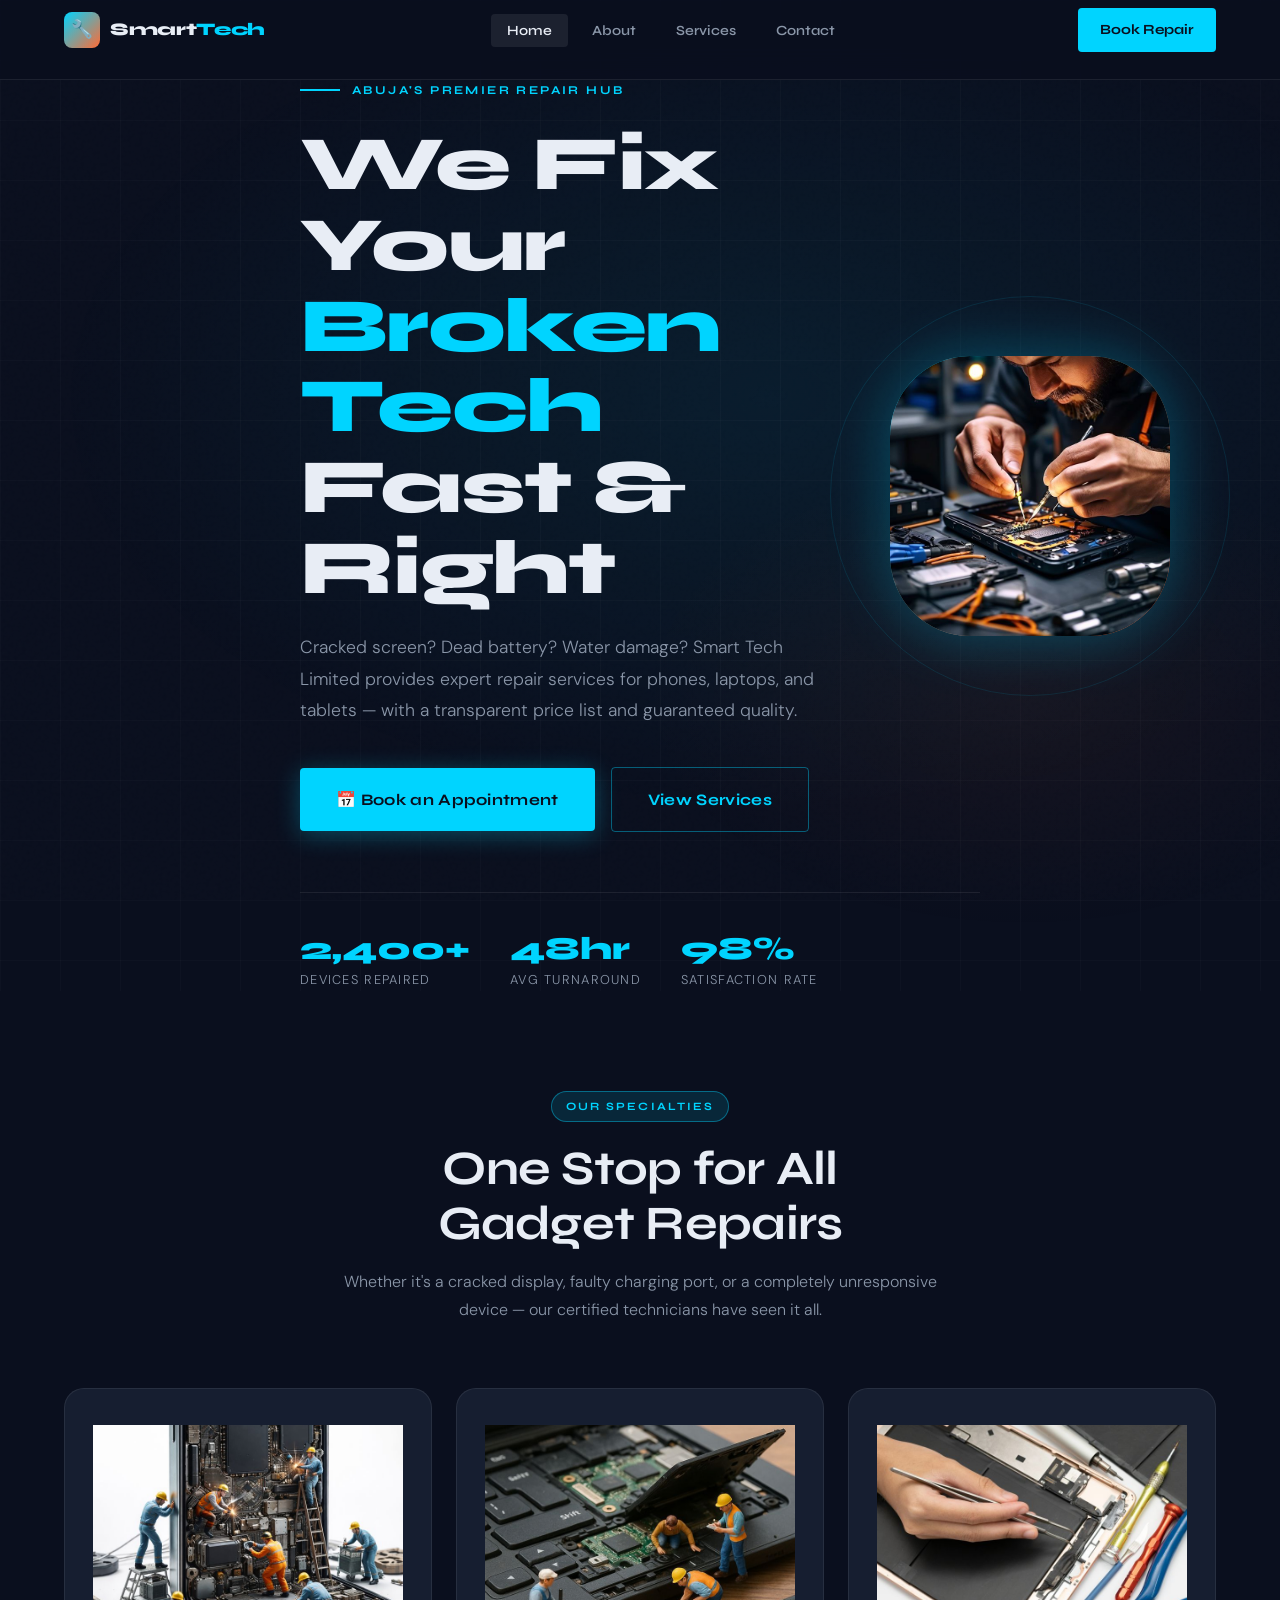
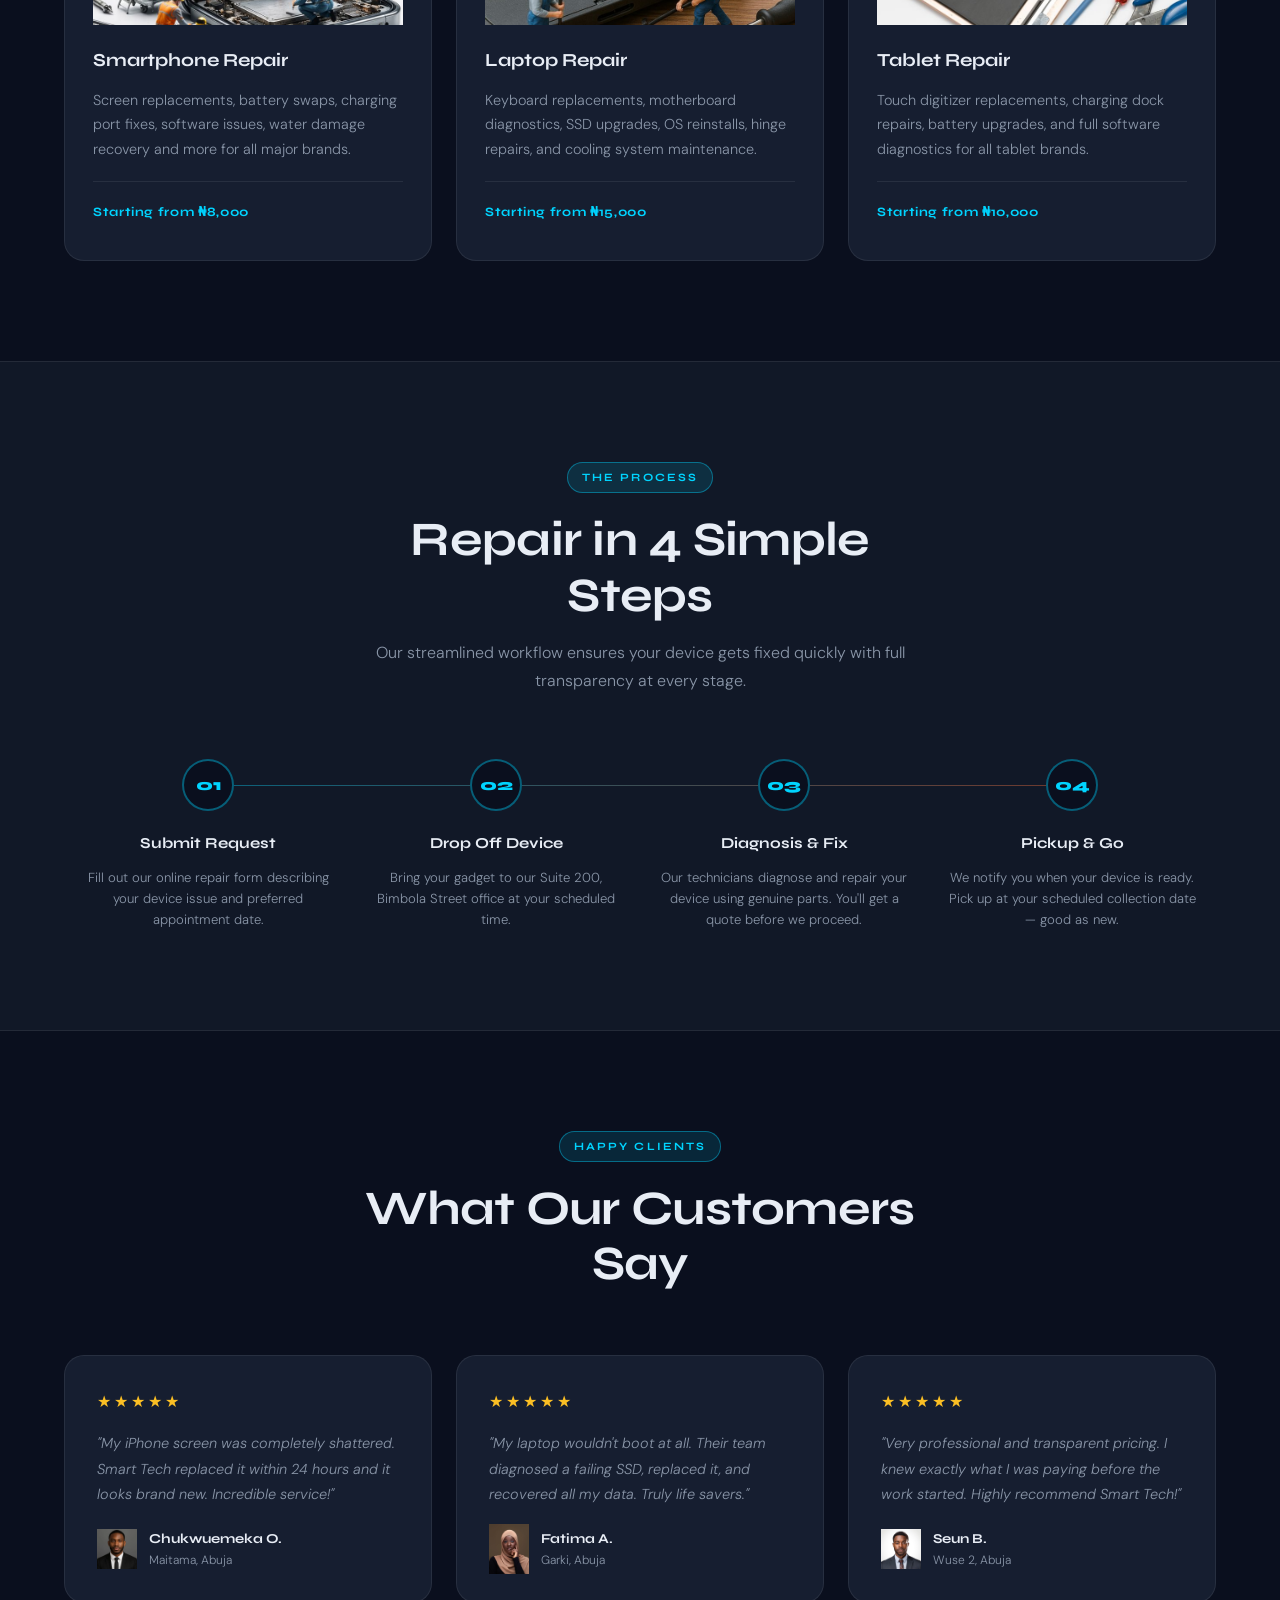
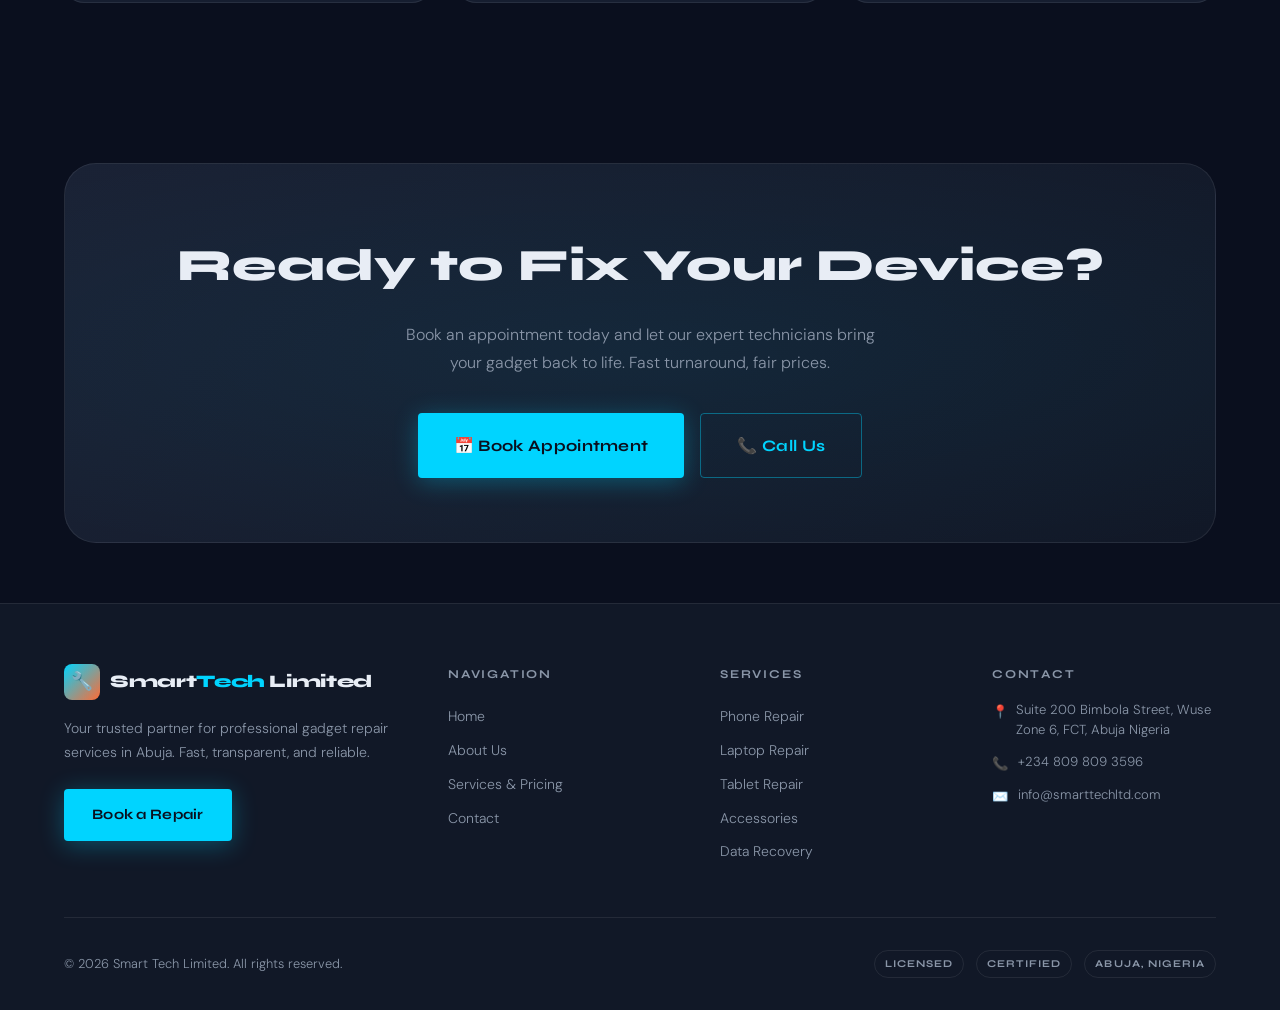
<file: Project1/index.html>
<!doctype html>
<html lang="en">
  <head>
    <meta charset="UTF-8" />
    <meta name="viewport" content="width=device-width, initial-scale=1.0" />
    <title>Smart Tech Limited — Gadget Repair Experts</title>
    <meta
      name="description"
      content="Professional phone, laptop and tablet repair services in Abuja, Nigeria. Book an appointment today."
    />
    <link rel="stylesheet" href="./assets/css/style.css" />
  </head>
  <body class="bg-noise">
    <!-- NAVIGATION -->
    <nav class="nav">
      <div class="container">
        <div class="nav-inner">
          <a href="index.html" class="nav-logo">
            <div class="nav-logo-icon">🔧</div>
            <span class="nav-logo-text">Smart<span>Tech</span></span>
          </a>
          <ul class="nav-links">
            <li><a href="index.html" class="nav-link active">Home</a></li>
            <li><a href="about.html" class="nav-link">About</a></li>
            <li><a href="services.html" class="nav-link">Services</a></li>
            <li><a href="contact.html" class="nav-link">Contact</a></li>
          </ul>
          <a href="services.html#appointment" class="nav-cta">Book Repair</a>
        </div>
      </div>
    </nav>

    <!-- HERO -->
    <section class="hero">
      <div class="hero-bg"></div>
      <div class="hero-grid-lines"></div>

      <div class="hero-visual">
        <div class="hero-visual-ring hero-visual-ring-1"></div>
        <div class="hero-visual-ring hero-visual-ring-2"></div>
        <div class="hero-visual-center">
          <img src="./assets/images/Main Repair.jpg" alt="Smart Tech Limited" />
        </div>
      </div>

      <div class="container">
        <div class="hero-content">
          <div class="hero-eyebrow">
            <div class="hero-eyebrow-line"></div>
            <span class="hero-eyebrow-text">Abuja's Premier Repair Hub</span>
          </div>

          <h1 class="heading-xl hero-title">
            We Fix Your<br />
            <span class="hero-title-highlight">Broken Tech</span><br />
            Fast &amp; Right
          </h1>

          <p class="hero-desc">
            Cracked screen? Dead battery? Water damage? Smart Tech Limited
            provides expert repair services for phones, laptops, and tablets —
            with a transparent price list and guaranteed quality.
          </p>

          <div class="hero-actions">
            <a href="services.html#appointment" class="btn btn-primary btn-lg">
              📅 Book an Appointment
            </a>
            <a href="services.html" class="btn btn-outline btn-lg">
              View Services
            </a>
          </div>

          <div class="hero-stats">
            <div class="hero-stat">
              <div class="hero-stat-number">2,400+</div>
              <div class="hero-stat-label">Devices Repaired</div>
            </div>
            <div class="hero-stat">
              <div class="hero-stat-number">48hr</div>
              <div class="hero-stat-label">Avg Turnaround</div>
            </div>
            <div class="hero-stat">
              <div class="hero-stat-number">98%</div>
              <div class="hero-stat-label">Satisfaction Rate</div>
            </div>
          </div>
        </div>
      </div>
    </section>

    <!-- WHAT WE FIX -->
    <section class="section">
      <div class="container">
        <div class="section-header-centered">
          <div class="label-tag">Our Specialties</div>
          <h2 class="heading-lg">One Stop for All<br />Gadget Repairs</h2>
          <p class="section-subtitle">
            Whether it's a cracked display, faulty charging port, or a
            completely unresponsive device — our certified technicians have seen
            it all.
          </p>
        </div>

        <div class="grid-3">
          <div class="service-card animate-fade-up animate-delay-1">
            <div class="service-icon">
              <img
                src="./assets/images/smartphone-repair.jpg"
                alt="Smartphone Repair"
              />
            </div>
            <div class="service-card-title">Smartphone Repair</div>
            <p class="service-card-desc">
              Screen replacements, battery swaps, charging port fixes, software
              issues, water damage recovery and more for all major brands.
            </p>
            <div class="service-card-price">Starting from ₦8,000</div>
          </div>
          <div class="service-card animate-fade-up animate-delay-2">
            <div class="service-icon">
              <img
                src="./assets/images/laptop-repair.png"
                alt="Laptop Repair"
              />
            </div>
            <div class="service-card-title">Laptop Repair</div>
            <p class="service-card-desc">
              Keyboard replacements, motherboard diagnostics, SSD upgrades, OS
              reinstalls, hinge repairs, and cooling system maintenance.
            </p>
            <div class="service-card-price">Starting from ₦15,000</div>
          </div>
          <div class="service-card animate-fade-up animate-delay-3">
            <div class="service-icon">
              <img
                src="./assets/images/tablet-repair.jpg"
                alt="Tablet Repair"
              />
            </div>
            <div class="service-card-title">Tablet Repair</div>
            <p class="service-card-desc">
              Touch digitizer replacements, charging dock repairs, battery
              upgrades, and full software diagnostics for all tablet brands.
            </p>
            <div class="service-card-price">Starting from ₦10,000</div>
          </div>
        </div>
      </div>
    </section>

    <!-- HOW IT WORKS -->
    <section
      class="section"
      style="
        background: var(--color-surface);
        border-top: 1px solid var(--color-border);
        border-bottom: 1px solid var(--color-border);
      "
    >
      <div class="container">
        <div class="section-header-centered">
          <div class="label-tag">The Process</div>
          <h2 class="heading-lg">Repair in 4 Simple Steps</h2>
          <p class="section-subtitle">
            Our streamlined workflow ensures your device gets fixed quickly with
            full transparency at every stage.
          </p>
        </div>

        <div class="process-steps">
          <div class="process-step">
            <div class="process-step-num">01</div>
            <div class="process-step-title">Submit Request</div>
            <p class="process-step-desc">
              Fill out our online repair form describing your device issue and
              preferred appointment date.
            </p>
          </div>
          <div class="process-step">
            <div class="process-step-num">02</div>
            <div class="process-step-title">Drop Off Device</div>
            <p class="process-step-desc">
              Bring your gadget to our Suite 200, Bimbola Street office at your
              scheduled time.
            </p>
          </div>
          <div class="process-step">
            <div class="process-step-num">03</div>
            <div class="process-step-title">Diagnosis &amp; Fix</div>
            <p class="process-step-desc">
              Our technicians diagnose and repair your device using genuine
              parts. You'll get a quote before we proceed.
            </p>
          </div>
          <div class="process-step">
            <div class="process-step-num">04</div>
            <div class="process-step-title">Pickup &amp; Go</div>
            <p class="process-step-desc">
              We notify you when your device is ready. Pick up at your scheduled
              collection date — good as new.
            </p>
          </div>
        </div>
      </div>
    </section>

    <!-- TESTIMONIALS -->
    <section class="section">
      <div class="container">
        <div class="section-header-centered">
          <div class="label-tag">Happy Clients</div>
          <h2 class="heading-lg">What Our Customers Say</h2>
        </div>

        <div class="grid-3">
          <div class="testimonial-card">
            <div class="testimonial-stars">★★★★★</div>
            <p class="testimonial-text">
              "My iPhone screen was completely shattered. Smart Tech replaced it
              within 24 hours and it looks brand new. Incredible service!"
            </p>
            <div class="testimonial-author">
              <div class="testimonial-avatar">
                <img
                  src="./assets/images/Chuks.webp"
                  alt="Headshot of Chukwuemeka O."
                />
              </div>
              <div>
                <div class="testimonial-author-name">Chukwuemeka O.</div>
                <div class="testimonial-author-title">Maitama, Abuja</div>
              </div>
            </div>
          </div>
          <div class="testimonial-card">
            <div class="testimonial-stars">★★★★★</div>
            <p class="testimonial-text">
              "My laptop wouldn't boot at all. Their team diagnosed a failing
              SSD, replaced it, and recovered all my data. Truly life savers."
            </p>
            <div class="testimonial-author">
              <div class="testimonial-avatar">
                <img
                  src="./assets/images/Fati.webp"
                  alt="Headshot of Fatima A."
                />
              </div>
              <div>
                <div class="testimonial-author-name">Fatima A.</div>
                <div class="testimonial-author-title">Garki, Abuja</div>
              </div>
            </div>
          </div>
          <div class="testimonial-card">
            <div class="testimonial-stars">★★★★★</div>
            <p class="testimonial-text">
              "Very professional and transparent pricing. I knew exactly what I
              was paying before the work started. Highly recommend Smart Tech!"
            </p>
            <div class="testimonial-author">
              <div class="testimonial-avatar">
                <img src="./assets/images/Seun.jpg" alt="Headshot of Seun B." />
              </div>
              <div>
                <div class="testimonial-author-name">Seun B.</div>
                <div class="testimonial-author-title">Wuse 2, Abuja</div>
              </div>
            </div>
          </div>
        </div>
      </div>
    </section>

    <!-- CTA BANNER -->
    <section class="section-sm">
      <div class="container">
        <div class="cta-banner">
          <h2 class="cta-banner-title">Ready to Fix Your Device?</h2>
          <p class="cta-banner-desc">
            Book an appointment today and let our expert technicians bring your
            gadget back to life. Fast turnaround, fair prices.
          </p>
          <div class="cta-actions">
            <a href="services.html#appointment" class="btn btn-primary btn-lg"
              >📅 Book Appointment</a
            >
            <a href="contact.html" class="btn btn-outline btn-lg">📞 Call Us</a>
          </div>
        </div>
      </div>
    </section>

    <!-- FOOTER -->
    <footer class="footer">
      <div class="container">
        <div class="footer-top">
          <div>
            <a href="index.html" class="nav-logo" style="margin-bottom: 0">
              <div class="nav-logo-icon">🔧</div>
              <span class="nav-logo-text">Smart<span>Tech</span> Limited</span>
            </a>
            <p class="footer-brand-desc">
              Your trusted partner for professional gadget repair services in
              Abuja. Fast, transparent, and reliable.
            </p>
            <a href="services.html#appointment" class="btn btn-primary"
              >Book a Repair</a
            >
          </div>
          <div>
            <div class="footer-heading">Navigation</div>
            <a href="index.html" class="footer-link">Home</a>
            <a href="about.html" class="footer-link">About Us</a>
            <a href="services.html" class="footer-link"
              >Services &amp; Pricing</a
            >
            <a href="contact.html" class="footer-link">Contact</a>
          </div>
          <div>
            <div class="footer-heading">Services</div>
            <a href="services.html" class="footer-link">Phone Repair</a>
            <a href="services.html" class="footer-link">Laptop Repair</a>
            <a href="services.html" class="footer-link">Tablet Repair</a>
            <a href="services.html" class="footer-link">Accessories</a>
            <a href="services.html" class="footer-link">Data Recovery</a>
          </div>
          <div>
            <div class="footer-heading">Contact</div>
            <div class="footer-contact-item">
              <span class="footer-contact-icon">📍</span>
              Suite 200 Bimbola Street, Wuse Zone 6, FCT, Abuja Nigeria
            </div>
            <div class="footer-contact-item">
              <span class="footer-contact-icon">📞</span>
              +234 809 809 3596
            </div>
            <div class="footer-contact-item">
              <span class="footer-contact-icon">✉️</span>
              info@smarttechltd.com
            </div>
          </div>
        </div>
        <div class="footer-bottom">
          <span class="footer-copy"
            >© 2026 Smart Tech Limited. All rights reserved.</span
          >
          <div class="footer-badges">
            <span class="footer-badge">Licensed</span>
            <span class="footer-badge">Certified</span>
            <span class="footer-badge">Abuja, Nigeria</span>
          </div>
        </div>
      </div>
    </footer>
  </body>
</html>
</file>
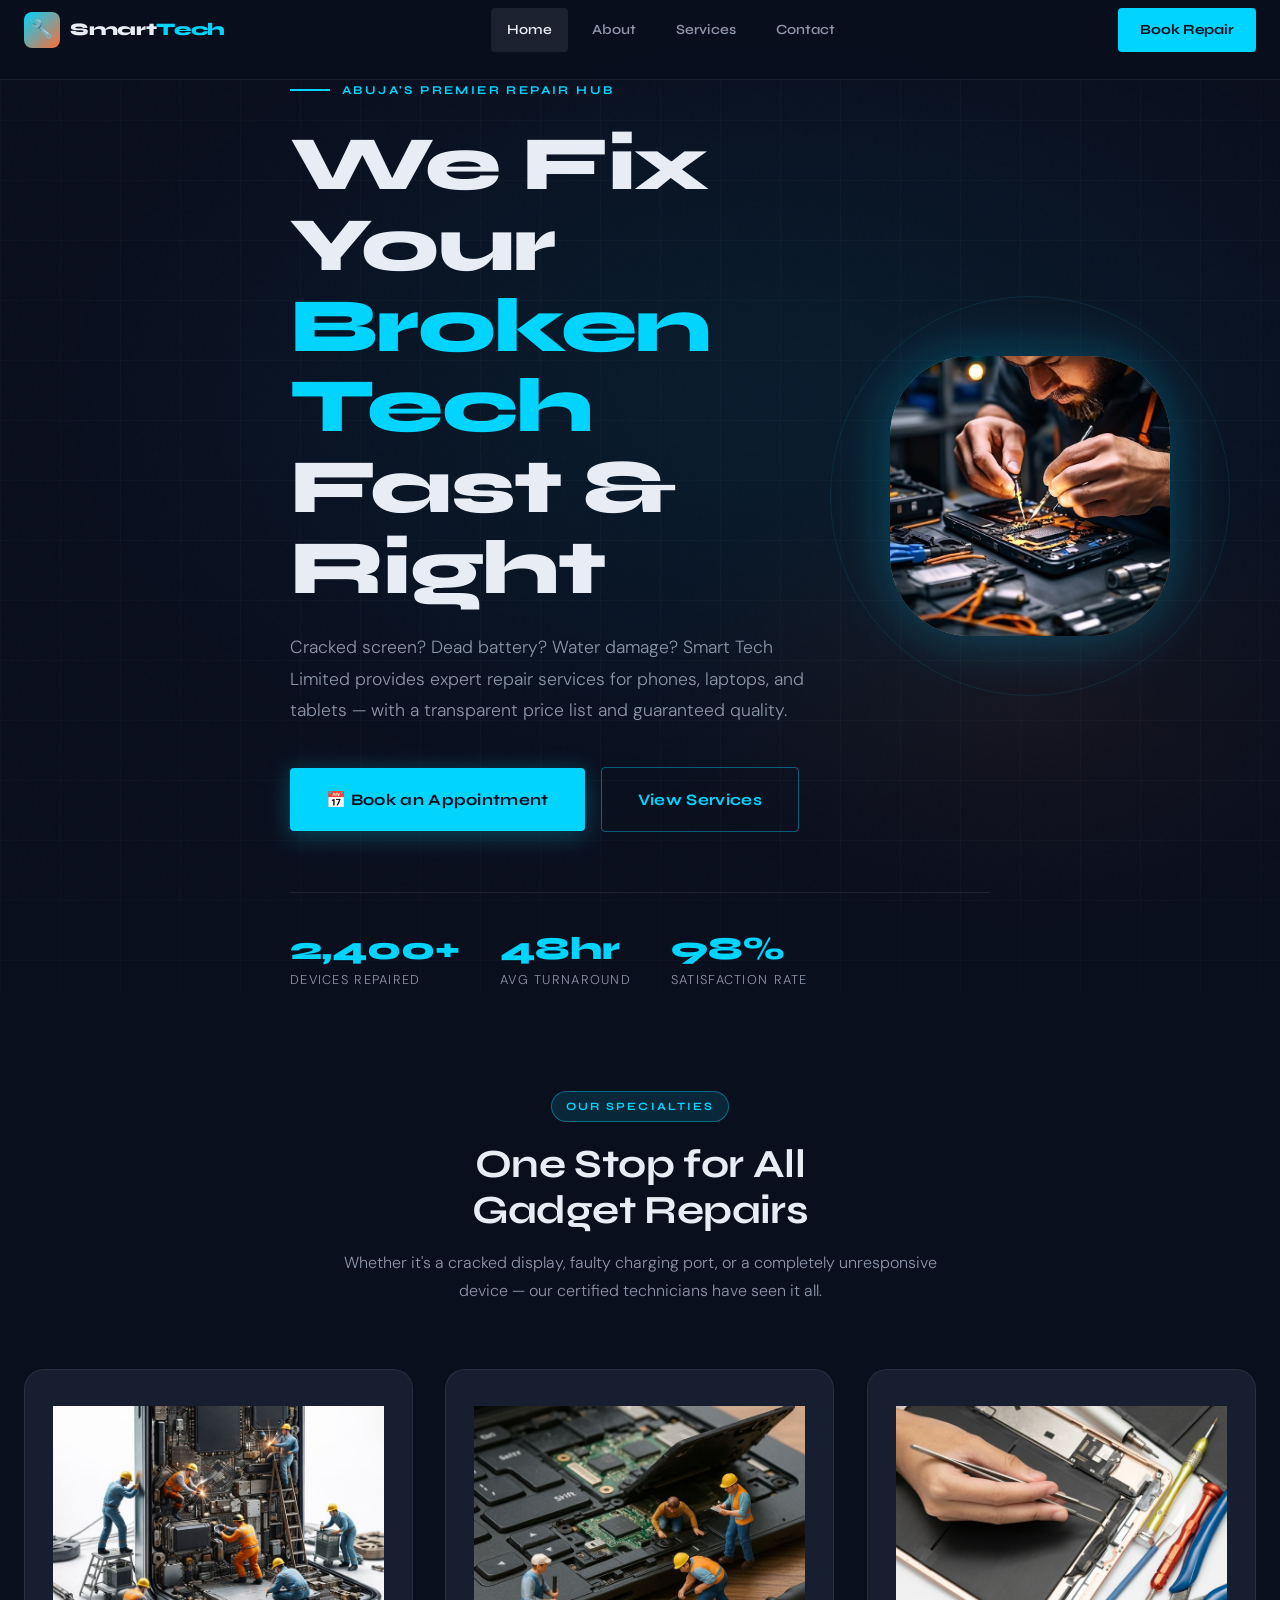
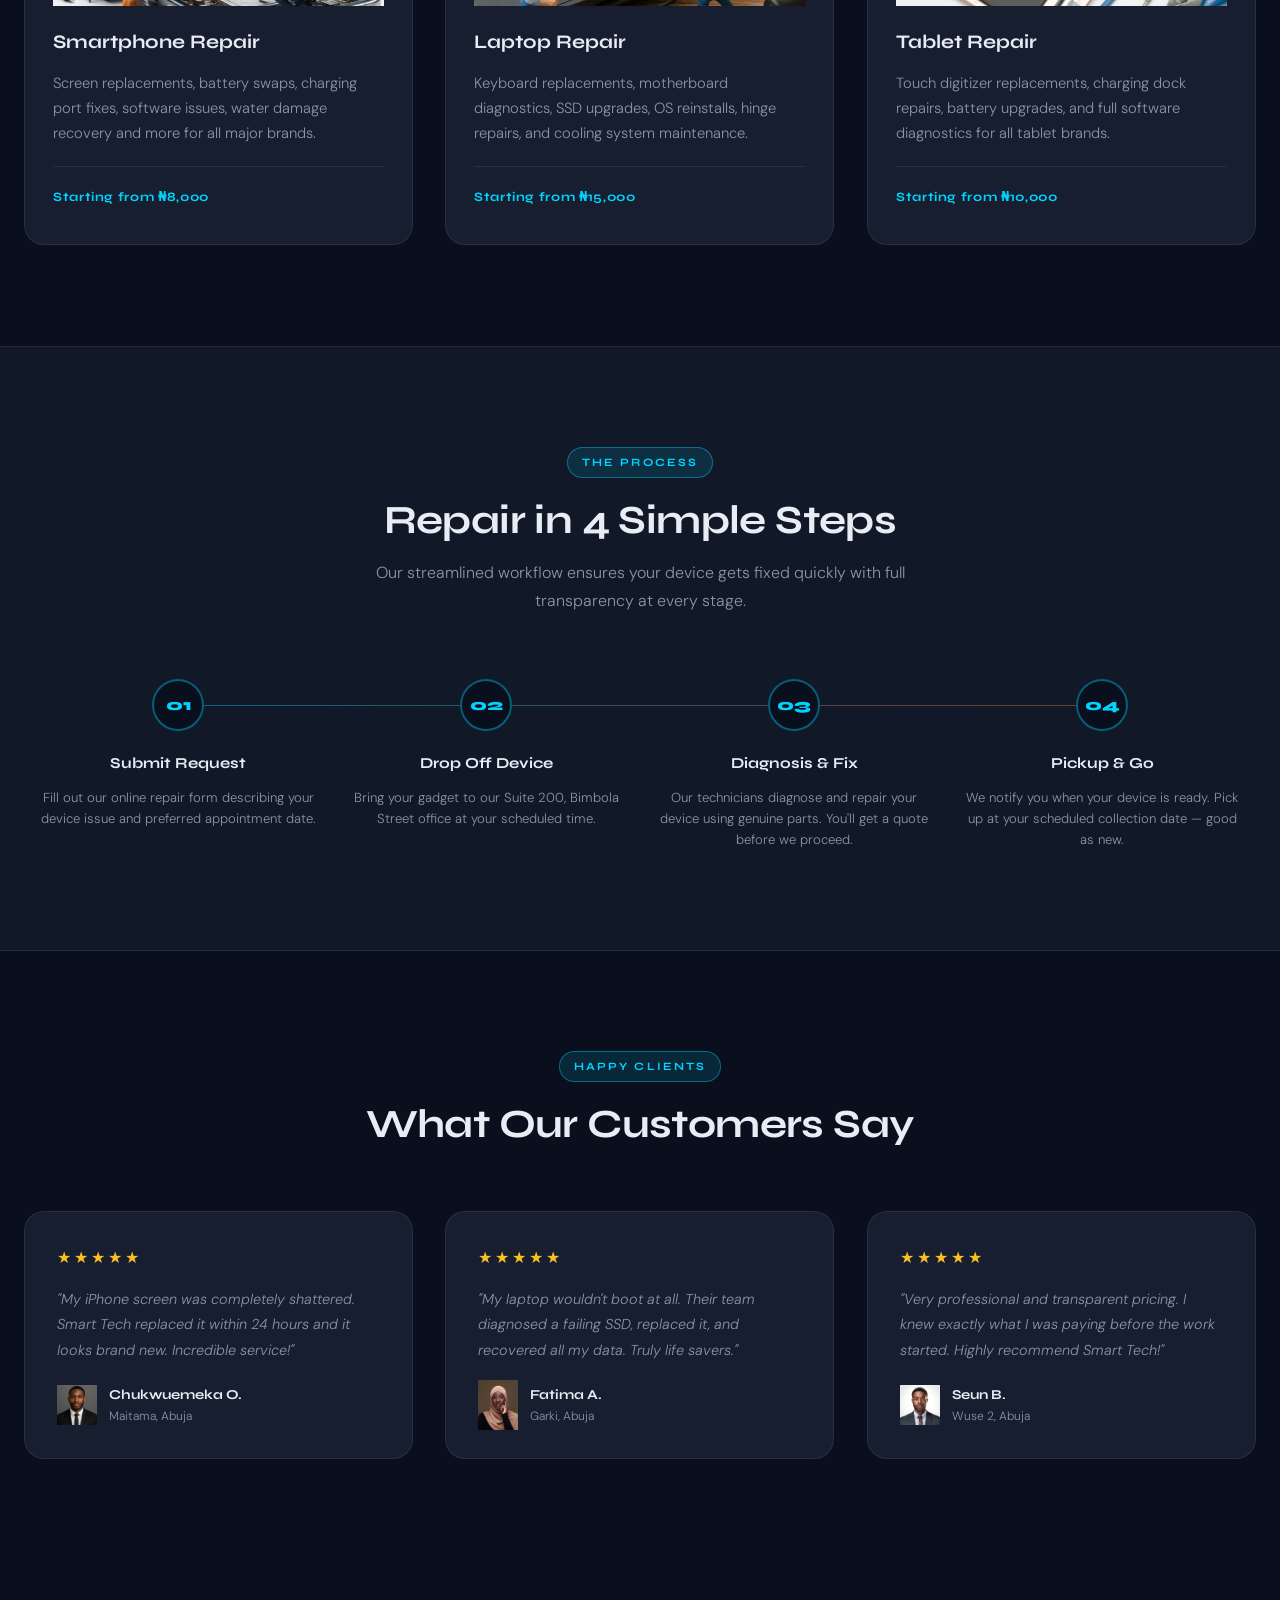
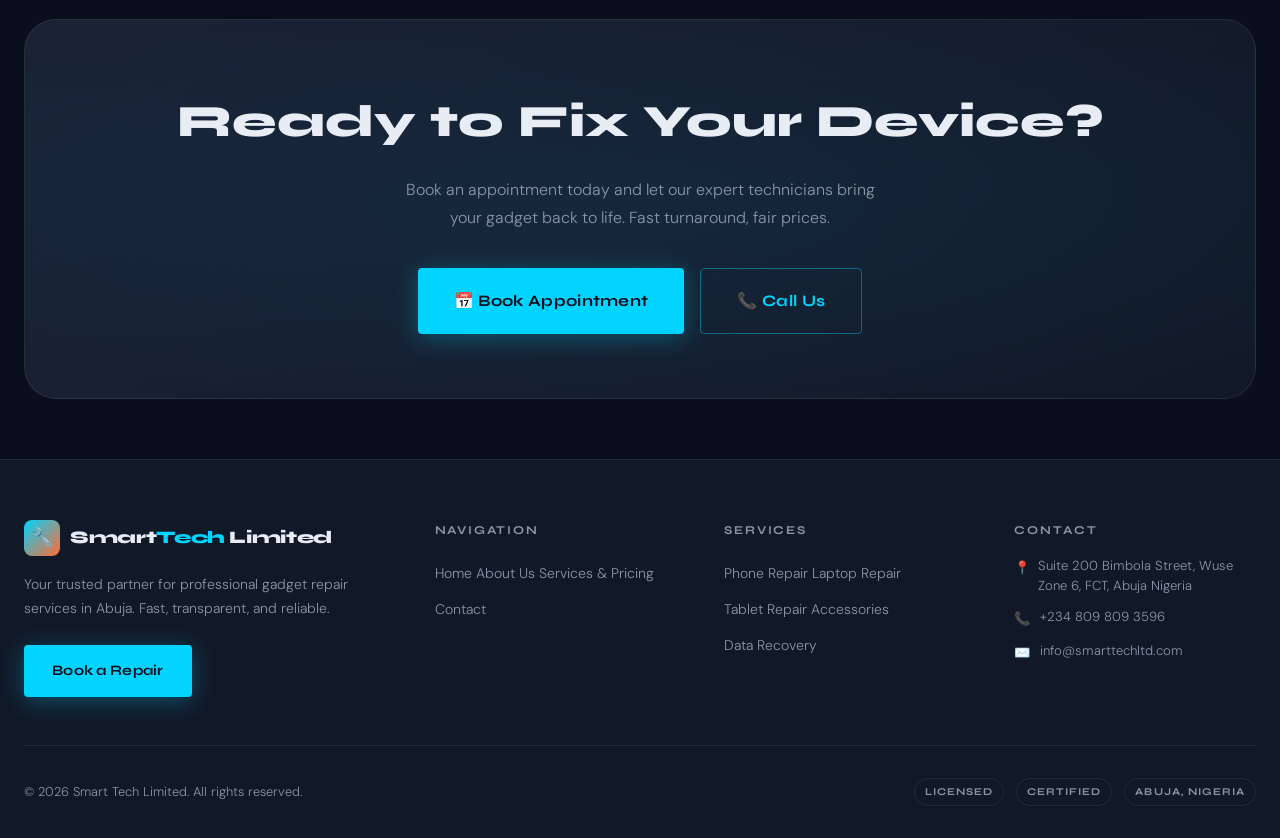
<file: Project2/index.html>
<!doctype html>
<html lang="en">
  <head>
    <meta charset="UTF-8" />
    <meta name="viewport" content="width=device-width, initial-scale=1.0" />
    <title>Smart Tech Limited — Gadget Repair Experts</title>
    <meta
      name="description"
      content="Professional phone, laptop and tablet repair services in Abuja, Nigeria. Book an appointment today."
    />
    <link rel="stylesheet" href="./assets/css/style.css" />
  </head>
  <body class="bg-noise">
    <!-- NAVIGATION -->
    <nav class="nav">
      <div class="container">
        <div class="nav-inner">
          <a href="index.html" class="nav-logo">
            <div class="nav-logo-icon">🔧</div>
            <span class="nav-logo-text">Smart<span>Tech</span></span>
          </a>
          <ul class="nav-links">
            <li><a href="index.html" class="nav-link active">Home</a></li>
            <li><a href="about.html" class="nav-link">About</a></li>
            <li><a href="services.html" class="nav-link">Services</a></li>
            <li><a href="contact.html" class="nav-link">Contact</a></li>
          </ul>
          <a href="services.html#appointment" class="nav-cta">Book Repair</a>

          <!-- Mobile hamburger (CSS-only using <details>) -->
          <details class="nav-menu" role="dialog" aria-label="Navigation">
            <summary
              class="nav-toggle"
              aria-haspopup="true"
              aria-expanded="false"
            >
              <span class="burger" aria-hidden="true"></span>
            </summary>
            <div class="nav-panel">
              <ul class="nav-links-mobile">
                <li><a href="index.html" class="nav-link">Home</a></li>
                <li><a href="about.html" class="nav-link">About</a></li>
                <li><a href="services.html" class="nav-link">Services</a></li>
                <li><a href="contact.html" class="nav-link">Contact</a></li>
              </ul>
              <a href="services.html#appointment" class="nav-cta nav-cta-mobile"
                >Book Repair</a
              >
            </div>
          </details>
        </div>
      </div>
    </nav>

    <!-- HERO -->
    <section class="hero">
      <div class="hero-bg"></div>
      <div class="hero-grid-lines"></div>

      <div class="hero-visual">
        <div class="hero-visual-ring hero-visual-ring-1"></div>
        <div class="hero-visual-ring hero-visual-ring-2"></div>
        <div class="hero-visual-center">
          <img src="./assets/images/Main-Repair.jpg" alt="Smart Tech Limited" />
        </div>
      </div>

      <div class="container">
        <div class="hero-content">
          <div class="hero-eyebrow">
            <div class="hero-eyebrow-line"></div>
            <span class="hero-eyebrow-text">Abuja's Premier Repair Hub</span>
          </div>

          <h1 class="heading-xl hero-title">
            We Fix Your<br />
            <span class="hero-title-highlight">Broken Tech</span><br />
            Fast &amp; Right
          </h1>

          <p class="hero-desc">
            Cracked screen? Dead battery? Water damage? Smart Tech Limited
            provides expert repair services for phones, laptops, and tablets —
            with a transparent price list and guaranteed quality.
          </p>

          <div class="hero-actions">
            <a href="services.html#appointment" class="btn btn-primary btn-lg">
              📅 Book an Appointment
            </a>
            <a href="services.html" class="btn btn-outline btn-lg">
              View Services
            </a>
          </div>

          <div class="hero-stats">
            <div class="hero-stat">
              <div class="hero-stat-number">2,400+</div>
              <div class="hero-stat-label">Devices Repaired</div>
            </div>
            <div class="hero-stat">
              <div class="hero-stat-number">48hr</div>
              <div class="hero-stat-label">Avg Turnaround</div>
            </div>
            <div class="hero-stat">
              <div class="hero-stat-number">98%</div>
              <div class="hero-stat-label">Satisfaction Rate</div>
            </div>
          </div>
        </div>
      </div>
    </section>

    <!-- WHAT WE FIX -->
    <section class="section">
      <div class="container">
        <div class="section-header-centered">
          <div class="label-tag">Our Specialties</div>
          <h2 class="heading-lg">One Stop for All<br />Gadget Repairs</h2>
          <p class="section-subtitle">
            Whether it's a cracked display, faulty charging port, or a
            completely unresponsive device — our certified technicians have seen
            it all.
          </p>
        </div>

        <div class="grid-3">
          <div class="service-card animate-fade-up animate-delay-1">
            <div class="service-icon">
              <img
                src="./assets/images/smartphone-repair.jpg"
                alt="Smartphone Repair"
              />
            </div>
            <div class="service-card-title">Smartphone Repair</div>
            <p class="service-card-desc">
              Screen replacements, battery swaps, charging port fixes, software
              issues, water damage recovery and more for all major brands.
            </p>
            <div class="service-card-price">Starting from ₦8,000</div>
          </div>
          <div class="service-card animate-fade-up animate-delay-2">
            <div class="service-icon">
              <img
                src="./assets/images/laptop-repair.png"
                alt="Laptop Repair"
              />
            </div>
            <div class="service-card-title">Laptop Repair</div>
            <p class="service-card-desc">
              Keyboard replacements, motherboard diagnostics, SSD upgrades, OS
              reinstalls, hinge repairs, and cooling system maintenance.
            </p>
            <div class="service-card-price">Starting from ₦15,000</div>
          </div>
          <div class="service-card animate-fade-up animate-delay-3">
            <div class="service-icon">
              <img
                src="./assets/images/tablet-repair.jpg"
                alt="Tablet Repair"
              />
            </div>
            <div class="service-card-title">Tablet Repair</div>
            <p class="service-card-desc">
              Touch digitizer replacements, charging dock repairs, battery
              upgrades, and full software diagnostics for all tablet brands.
            </p>
            <div class="service-card-price">Starting from ₦10,000</div>
          </div>
        </div>
      </div>
    </section>

    <!-- HOW IT WORKS -->
    <section
      class="section"
      style="
        background: var(--color-surface);
        border-top: 1px solid var(--color-border);
        border-bottom: 1px solid var(--color-border);
      "
    >
      <div class="container">
        <div class="section-header-centered">
          <div class="label-tag">The Process</div>
          <h2 class="heading-lg">Repair in 4 Simple Steps</h2>
          <p class="section-subtitle">
            Our streamlined workflow ensures your device gets fixed quickly with
            full transparency at every stage.
          </p>
        </div>

        <div class="process-steps">
          <div class="process-step">
            <div class="process-step-num">01</div>
            <div class="process-step-title">Submit Request</div>
            <p class="process-step-desc">
              Fill out our online repair form describing your device issue and
              preferred appointment date.
            </p>
          </div>
          <div class="process-step">
            <div class="process-step-num">02</div>
            <div class="process-step-title">Drop Off Device</div>
            <p class="process-step-desc">
              Bring your gadget to our Suite 200, Bimbola Street office at your
              scheduled time.
            </p>
          </div>
          <div class="process-step">
            <div class="process-step-num">03</div>
            <div class="process-step-title">Diagnosis &amp; Fix</div>
            <p class="process-step-desc">
              Our technicians diagnose and repair your device using genuine
              parts. You'll get a quote before we proceed.
            </p>
          </div>
          <div class="process-step">
            <div class="process-step-num">04</div>
            <div class="process-step-title">Pickup &amp; Go</div>
            <p class="process-step-desc">
              We notify you when your device is ready. Pick up at your scheduled
              collection date — good as new.
            </p>
          </div>
        </div>
      </div>
    </section>

    <!-- TESTIMONIALS -->
    <section class="section">
      <div class="container">
        <div class="section-header-centered">
          <div class="label-tag">Happy Clients</div>
          <h2 class="heading-lg">What Our Customers Say</h2>
        </div>

        <div class="grid-3">
          <div class="testimonial-card">
            <div class="testimonial-stars">★★★★★</div>
            <p class="testimonial-text">
              "My iPhone screen was completely shattered. Smart Tech replaced it
              within 24 hours and it looks brand new. Incredible service!"
            </p>
            <div class="testimonial-author">
              <div class="testimonial-avatar">
                <img
                  src="./assets/images/Chuks.webp"
                  alt="Headshot of Chukwuemeka O."
                />
              </div>
              <div>
                <div class="testimonial-author-name">Chukwuemeka O.</div>
                <div class="testimonial-author-title">Maitama, Abuja</div>
              </div>
            </div>
          </div>
          <div class="testimonial-card">
            <div class="testimonial-stars">★★★★★</div>
            <p class="testimonial-text">
              "My laptop wouldn't boot at all. Their team diagnosed a failing
              SSD, replaced it, and recovered all my data. Truly life savers."
            </p>
            <div class="testimonial-author">
              <div class="testimonial-avatar">
                <img
                  src="./assets/images/Fati.webp"
                  alt="Headshot of Fatima A."
                />
              </div>
              <div>
                <div class="testimonial-author-name">Fatima A.</div>
                <div class="testimonial-author-title">Garki, Abuja</div>
              </div>
            </div>
          </div>
          <div class="testimonial-card">
            <div class="testimonial-stars">★★★★★</div>
            <p class="testimonial-text">
              "Very professional and transparent pricing. I knew exactly what I
              was paying before the work started. Highly recommend Smart Tech!"
            </p>
            <div class="testimonial-author">
              <div class="testimonial-avatar">
                <img src="./assets/images/Seun.jpg" alt="Headshot of Seun B." />
              </div>
              <div>
                <div class="testimonial-author-name">Seun B.</div>
                <div class="testimonial-author-title">Wuse 2, Abuja</div>
              </div>
            </div>
          </div>
        </div>
      </div>
    </section>

    <!-- CTA BANNER -->
    <section class="section-sm">
      <div class="container">
        <div class="cta-banner">
          <h2 class="cta-banner-title">Ready to Fix Your Device?</h2>
          <p class="cta-banner-desc">
            Book an appointment today and let our expert technicians bring your
            gadget back to life. Fast turnaround, fair prices.
          </p>
          <div class="cta-actions">
            <a href="services.html#appointment" class="btn btn-primary btn-lg"
              >📅 Book Appointment</a
            >
            <a href="contact.html" class="btn btn-outline btn-lg">📞 Call Us</a>
          </div>
        </div>
      </div>
    </section>

    <!-- FOOTER -->
    <footer class="footer">
      <div class="container">
        <div class="footer-top">
          <div>
            <a href="index.html" class="nav-logo" style="margin-bottom: 0">
              <div class="nav-logo-icon">🔧</div>
              <span class="nav-logo-text">Smart<span>Tech</span> Limited</span>
            </a>
            <p class="footer-brand-desc">
              Your trusted partner for professional gadget repair services in
              Abuja. Fast, transparent, and reliable.
            </p>
            <a href="services.html#appointment" class="btn btn-primary"
              >Book a Repair</a
            >
          </div>
          <div>
            <div class="footer-heading">Navigation</div>
            <a href="index.html" class="footer-link">Home</a>
            <a href="about.html" class="footer-link">About Us</a>
            <a href="services.html" class="footer-link"
              >Services &amp; Pricing</a
            >
            <a href="contact.html" class="footer-link">Contact</a>
          </div>
          <div>
            <div class="footer-heading">Services</div>
            <a href="services.html" class="footer-link">Phone Repair</a>
            <a href="services.html" class="footer-link">Laptop Repair</a>
            <a href="services.html" class="footer-link">Tablet Repair</a>
            <a href="services.html" class="footer-link">Accessories</a>
            <a href="services.html" class="footer-link">Data Recovery</a>
          </div>
          <div>
            <div class="footer-heading">Contact</div>
            <div class="footer-contact-item">
              <span class="footer-contact-icon">📍</span>
              Suite 200 Bimbola Street, Wuse Zone 6, FCT, Abuja Nigeria
            </div>
            <div class="footer-contact-item">
              <span class="footer-contact-icon">📞</span>
              +234 809 809 3596
            </div>
            <div class="footer-contact-item">
              <span class="footer-contact-icon">✉️</span>
              info@smarttechltd.com
            </div>
          </div>
        </div>
        <div class="footer-bottom">
          <span class="footer-copy"
            >© 2026 Smart Tech Limited. All rights reserved.</span
          >
          <div class="footer-badges">
            <span class="footer-badge">Licensed</span>
            <span class="footer-badge">Certified</span>
            <span class="footer-badge">Abuja, Nigeria</span>
          </div>
        </div>
      </div>
    </footer>
  </body>
</html>
</file>
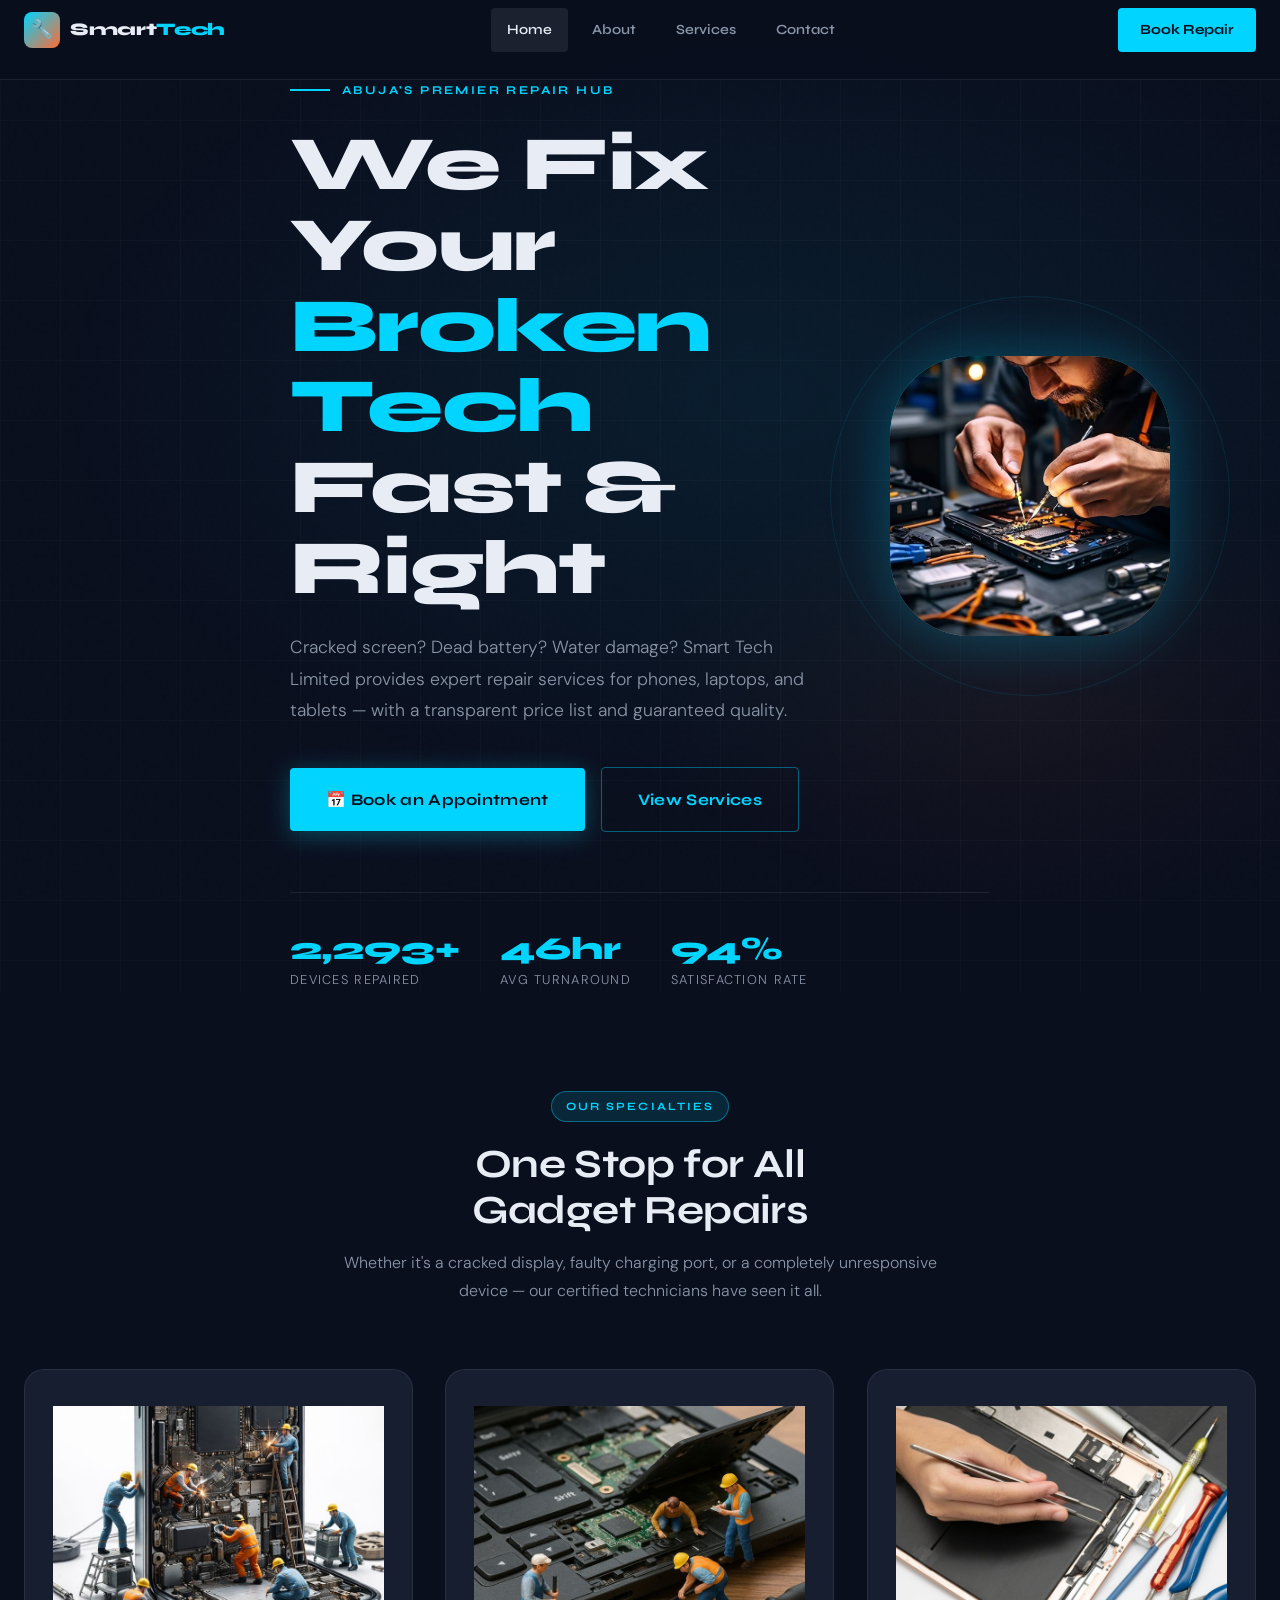
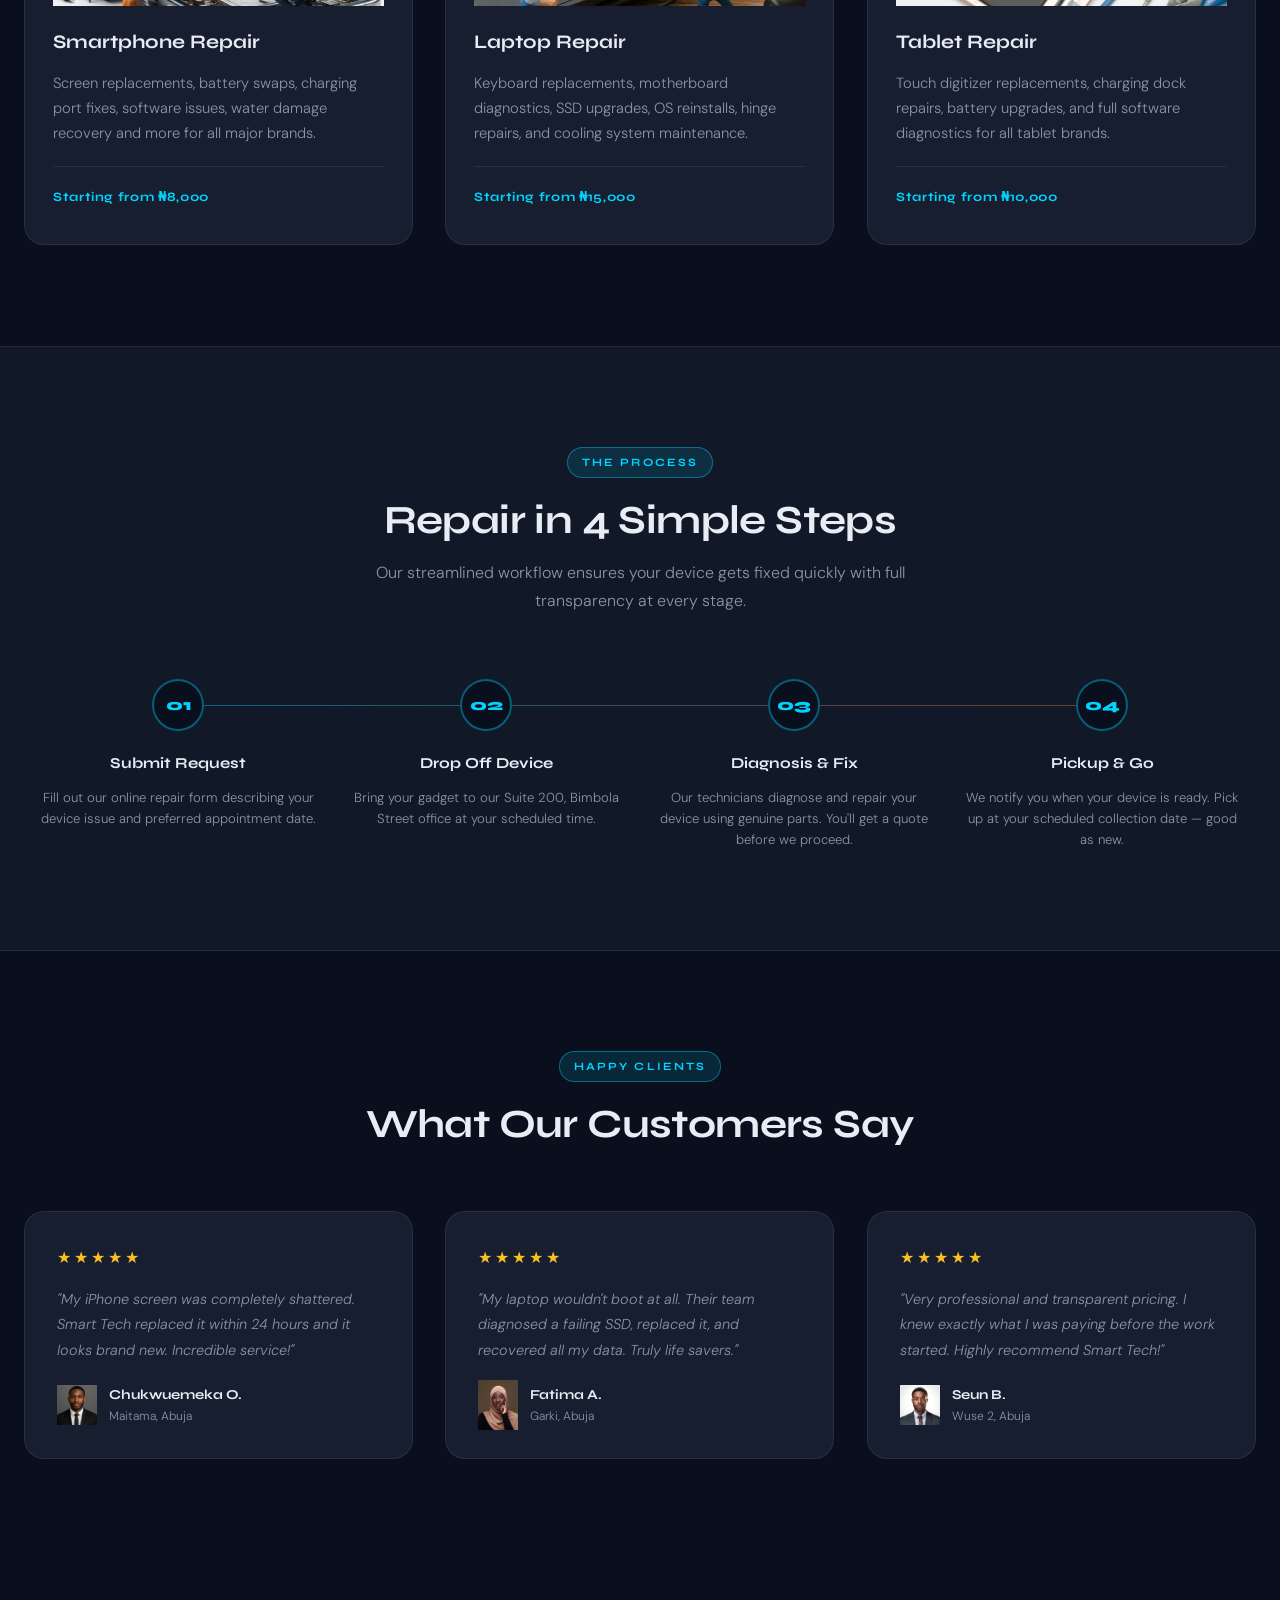
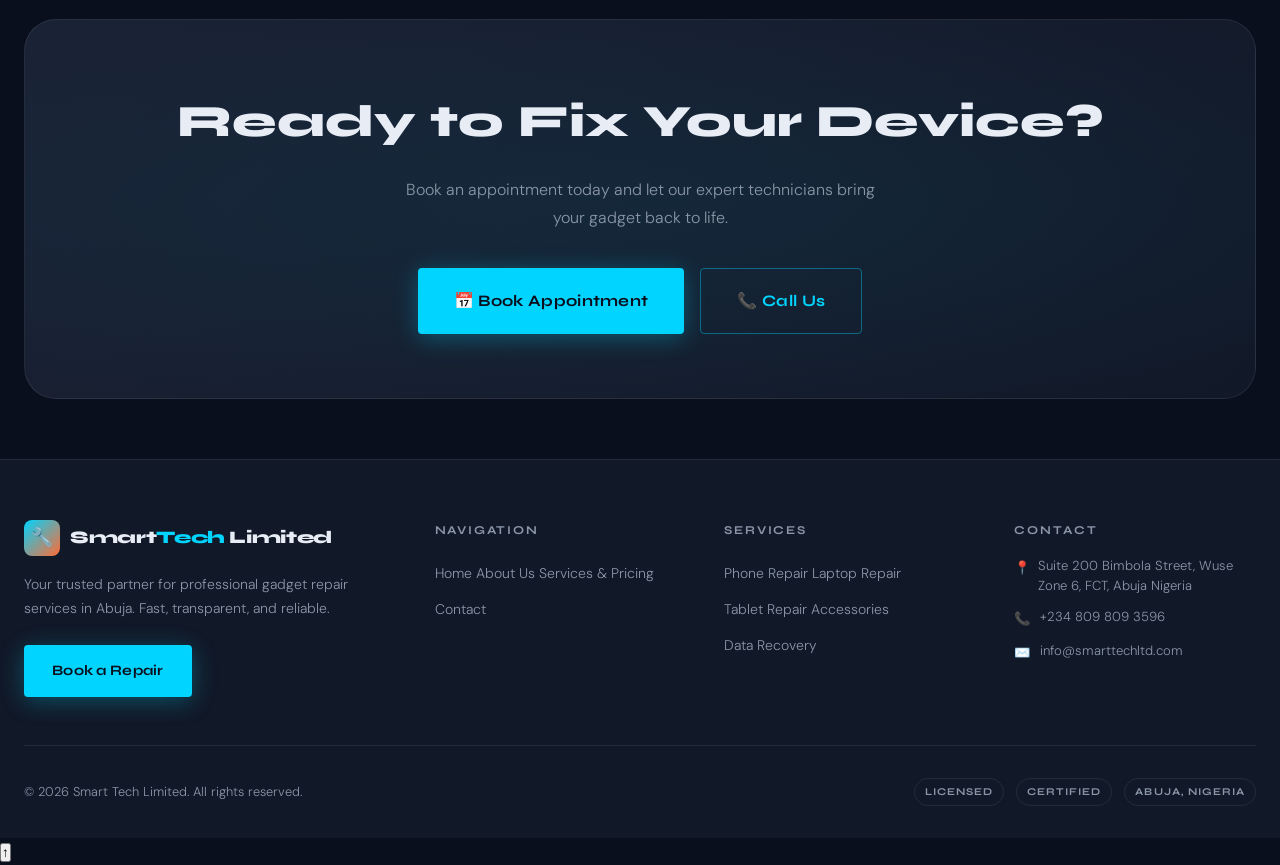
<file: Project3/index.html>
<!doctype html>
<html lang="en">
  <head>
    <meta charset="UTF-8" />
    <meta name="viewport" content="width=device-width, initial-scale=1" />
    <title>Smart Tech Limited — Gadget Repair Experts, Abuja</title>
    <meta
      name="description"
      content="Professional phone, laptop and tablet repair services in Abuja, Nigeria. Book an appointment today."
    />
    <link rel="stylesheet" href="./assets/css/style.css" />
  </head>
  <body class="bg-noise">
    <a href="#main-content" class="skip-link">Skip to main content</a>

    <!-- Navigation -->
    <nav class="nav js-nav" aria-label="Main navigation">
      <div class="container">
        <div class="nav-inner">
          <a
            href="index.html"
            class="nav-logo"
            aria-label="Smart Tech Limited — Home"
          >
            <div class="nav-logo-icon" aria-hidden="true">🔧</div>
            <span class="nav-logo-text">Smart<span>Tech</span></span>
          </a>

          <ul class="nav-links">
            <li>
              <a
                href="index.html"
                class="nav-link js-nav-link active"
                aria-current="page"
                >Home</a
              >
            </li>
            <li><a href="about.html" class="nav-link js-nav-link">About</a></li>
            <li>
              <a href="services.html" class="nav-link js-nav-link">Services</a>
            </li>
            <li>
              <a href="contact.html" class="nav-link js-nav-link">Contact</a>
            </li>
          </ul>

          <a href="services.html#appointment" class="nav-cta">Book Repair</a>

          <button
            class="nav-hamburger js-hamburger"
            aria-label="Open navigation menu"
            aria-expanded="false"
            aria-controls="mobile-menu"
          >
            <span class="nav-hamburger-bar"></span>
            <span class="nav-hamburger-bar"></span>
            <span class="nav-hamburger-bar"></span>
          </button>
        </div>
      </div>
    </nav>

    <!-- Mobile Menu -->
    <div
      class="nav-mobile-panel js-mobile-panel"
      id="mobile-menu"
      role="dialog"
      aria-modal="true"
      aria-label="Navigation menu"
      aria-hidden="true"
    >
      <div class="nav-mobile-header">
        <a href="index.html" class="nav-logo" aria-label="Smart Tech Limited">
          <div class="nav-logo-icon" aria-hidden="true">🔧</div>
          <span class="nav-logo-text">Smart<span>Tech</span></span>
        </a>
        <button
          class="nav-close js-nav-close"
          aria-label="Close navigation menu"
        >
          ✕
        </button>
      </div>

      <nav class="nav-mobile-links" aria-label="Mobile navigation">
        <a
          href="index.html"
          class="nav-mobile-link js-mobile-link active"
          aria-current="page"
          >Home</a
        >
        <a href="about.html" class="nav-mobile-link js-mobile-link">About</a>
        <a href="services.html" class="nav-mobile-link js-mobile-link"
          >Services</a
        >
        <a href="contact.html" class="nav-mobile-link js-mobile-link"
          >Contact</a
        >
      </nav>

      <a href="services.html#appointment" class="nav-mobile-cta js-mobile-link"
        >📅 Book a Repair</a
      >

      <div class="nav-mobile-contact">
        <div class="nav-mobile-contact-item">
          <span aria-hidden="true">📞</span>
          <span>+234 809 809 3596</span>
        </div>
        <div class="nav-mobile-contact-item">
          <span aria-hidden="true">✉️</span>
          <span>info@smarttechltd.com</span>
        </div>
      </div>
    </div>

    <!-- Main Content -->
    <main id="main-content">
      <!-- Hero Section -->
      <section class="hero" aria-labelledby="hero-heading">
        <div class="hero-bg" aria-hidden="true"></div>
        <div class="hero-grid-lines" aria-hidden="true"></div>

        <div class="hero-visual" aria-hidden="true">
          <div class="hero-visual-ring hero-visual-ring-1"></div>
          <div class="hero-visual-ring hero-visual-ring-2"></div>
          <div class="hero-visual-center">
            <img src="./assets/images/Main-Repair.jpg" alt="Hero Visual" />
          </div>
        </div>

        <div class="container">
          <div class="hero-content">
            <div class="hero-eyebrow">
              <div class="hero-eyebrow-line" aria-hidden="true"></div>
              <span class="hero-eyebrow-text js-typing-text" aria-live="polite">
                Abuja's Premier Repair Hub
              </span>
            </div>

            <h1 class="heading-xl hero-title" id="hero-heading">
              We Fix Your<br />
              <span class="hero-title-highlight">Broken Tech</span><br />
              Fast &amp; Right
            </h1>

            <p class="hero-desc">
              Cracked screen? Dead battery? Water damage? Smart Tech Limited
              provides expert repair services for phones, laptops, and tablets —
              with a transparent price list and guaranteed quality.
            </p>

            <div class="hero-actions">
              <a href="contact.html#appointment" class="btn btn-primary btn-lg">
                📅 Book an Appointment
              </a>
              <a href="contact.html" class="btn btn-outline btn-lg">
                View Services
              </a>
            </div>

            <div class="hero-stats">
              <div class="hero-stat">
                <div
                  class="hero-stat-number js-counter"
                  data-target="2400"
                  data-suffix="+"
                >
                  0
                </div>
                <div class="hero-stat-label">Devices Repaired</div>
              </div>
              <div class="hero-stat">
                <div
                  class="hero-stat-number js-counter"
                  data-target="48"
                  data-suffix="hr"
                >
                  0
                </div>
                <div class="hero-stat-label">Avg Turnaround</div>
              </div>
              <div class="hero-stat">
                <div
                  class="hero-stat-number js-counter"
                  data-target="98"
                  data-suffix="%"
                >
                  0
                </div>
                <div class="hero-stat-label">Satisfaction Rate</div>
              </div>
            </div>
          </div>
        </div>
      </section>

      <!-- Services Section -->
      <section class="section" aria-labelledby="services-heading">
        <div class="container">
          <div class="section-header-centered js-reveal">
            <div class="label-tag">Our Specialties</div>
            <h2 class="heading-lg" id="services-heading">
              One Stop for All<br />Gadget Repairs
            </h2>
            <p class="section-subtitle">
              Whether it's a cracked display, faulty charging port, or a
              completely unresponsive device — our certified technicians have
              seen it all.
            </p>
          </div>

          <div class="grid-3">
            <div class="service-card js-reveal">
              <div class="service-icon" aria-hidden="true">
                <img
                  src="./assets/images/smartphone-repair.jpg"
                  alt="Smartphone Repair"
                />
              </div>
              <div class="service-card-title">Smartphone Repair</div>
              <p class="service-card-desc">
                Screen replacements, battery swaps, charging port fixes,
                software issues, water damage recovery and more for all major
                brands.
              </p>
              <div class="service-card-price">Starting from ₦8,000</div>
            </div>
            <div class="service-card js-reveal">
              <div class="service-icon" aria-hidden="true">
                <img
                  src="./assets/images/laptop-repair.png"
                  alt="Laptop Repair"
                />
              </div>
              <div class="service-card-title">Laptop Repair</div>
              <p class="service-card-desc">
                Keyboard replacements, motherboard diagnostics, SSD upgrades, OS
                reinstalls, hinge repairs, and cooling system maintenance.
              </p>
              <div class="service-card-price">Starting from ₦15,000</div>
            </div>
            <div class="service-card js-reveal">
              <div class="service-icon" aria-hidden="true">
                <img
                  src="./assets/images/tablet-repair.jpg"
                  alt="Tablet Repair"
                />
              </div>
              <div class="service-card-title">Tablet Repair</div>
              <p class="service-card-desc">
                Touch digitizer replacements, charging dock repairs, battery
                upgrades, and full software diagnostics for all tablet brands.
              </p>
              <div class="service-card-price">Starting from ₦10,000</div>
            </div>
          </div>
        </div>
      </section>

      <!-- Process Section -->
      <section
        class="section"
        style="
          background: var(--color-surface);
          border-top: 1px solid var(--color-border);
          border-bottom: 1px solid var(--color-border);
        "
        aria-labelledby="process-heading"
      >
        <div class="container">
          <div class="section-header-centered js-reveal">
            <div class="label-tag">The Process</div>
            <h2 class="heading-lg" id="process-heading">
              Repair in 4 Simple Steps
            </h2>
            <p class="section-subtitle">
              Our streamlined workflow ensures your device gets fixed quickly
              with full transparency at every stage.
            </p>
          </div>
          <div class="process-steps">
            <div class="process-step js-reveal">
              <div class="process-step-num">01</div>
              <div class="process-step-title">Submit Request</div>
              <p class="process-step-desc">
                Fill out our online repair form describing your device issue and
                preferred appointment date.
              </p>
            </div>
            <div class="process-step js-reveal">
              <div class="process-step-num">02</div>
              <div class="process-step-title">Drop Off Device</div>
              <p class="process-step-desc">
                Bring your gadget to our Suite 200, Bimbola Street office at
                your scheduled time.
              </p>
            </div>
            <div class="process-step js-reveal">
              <div class="process-step-num">03</div>
              <div class="process-step-title">Diagnosis &amp; Fix</div>
              <p class="process-step-desc">
                Our technicians diagnose and repair your device using genuine
                parts. You'll get a quote before we proceed.
              </p>
            </div>
            <div class="process-step js-reveal">
              <div class="process-step-num">04</div>
              <div class="process-step-title">Pickup &amp; Go</div>
              <p class="process-step-desc">
                We notify you when your device is ready. Pick up at your
                scheduled collection date — good as new.
              </p>
            </div>
          </div>
        </div>
      </section>

      <!-- Testimonials Section -->
      <section class="section" aria-labelledby="testimonials-heading">
        <div class="container">
          <div class="section-header-centered js-reveal">
            <div class="label-tag">Happy Clients</div>
            <h2 class="heading-lg" id="testimonials-heading">
              What Our Customers Say
            </h2>
          </div>
          <div class="grid-3">
            <div class="testimonial-card js-reveal">
              <div class="testimonial-stars" role="img" aria-label="5 stars">
                <span aria-hidden="true">★★★★★</span>
              </div>
              <p class="testimonial-text">
                "My iPhone screen was completely shattered. Smart Tech replaced
                it within 24 hours and it looks brand new. Incredible service!"
              </p>
              <div class="testimonial-author">
                <div class="testimonial-avatar" aria-hidden="true">
                  <img src="./assets/images/Chuks.webp" alt="Chukwuemeka O." />
                </div>
                <div>
                  <div class="testimonial-author-name">Chukwuemeka O.</div>
                  <div class="testimonial-author-title">Maitama, Abuja</div>
                </div>
              </div>
            </div>
            <div class="testimonial-card js-reveal">
              <div class="testimonial-stars" role="img" aria-label="5 stars">
                <span aria-hidden="true">★★★★★</span>
              </div>
              <p class="testimonial-text">
                "My laptop wouldn't boot at all. Their team diagnosed a failing
                SSD, replaced it, and recovered all my data. Truly life savers."
              </p>
              <div class="testimonial-author">
                <div class="testimonial-avatar" aria-hidden="true">
                  <img src="./assets/images/Fati.webp" alt="Fatima A." />
                </div>
                <div>
                  <div class="testimonial-author-name">Fatima A.</div>
                  <div class="testimonial-author-title">Garki, Abuja</div>
                </div>
              </div>
            </div>
            <div class="testimonial-card js-reveal">
              <div class="testimonial-stars" role="img" aria-label="5 stars">
                <span aria-hidden="true">★★★★★</span>
              </div>
              <p class="testimonial-text">
                "Very professional and transparent pricing. I knew exactly what
                I was paying before the work started. Highly recommend Smart
                Tech!"
              </p>
              <div class="testimonial-author">
                <div class="testimonial-avatar" aria-hidden="true">
                  <img src="./assets/images/Seun.jpg" alt="Seun B." />
                </div>
                <div>
                  <div class="testimonial-author-name">Seun B.</div>
                  <div class="testimonial-author-title">Wuse 2, Abuja</div>
                </div>
              </div>
            </div>
          </div>
        </div>
      </section>

      <!-- CTA Banner -->
      <section class="section-sm">
        <div class="container">
          <div class="cta-banner js-reveal">
            <h2 class="cta-banner-title">Ready to Fix Your Device?</h2>
            <p class="cta-banner-desc">
              Book an appointment today and let our expert technicians bring
              your gadget back to life.
            </p>
            <div class="cta-actions">
              <a href="contact.html#appointment" class="btn btn-primary btn-lg"
                >📅 Book Appointment</a
              >
              <a href="contact.html" class="btn btn-outline btn-lg"
                >📞 Call Us</a
              >
            </div>
          </div>
        </div>
      </section>
    </main>

    <!-- Footer -->
    <footer class="footer">
      <div class="container">
        <div class="footer-top">
          <div>
            <a
              href="index.html"
              class="nav-logo"
              aria-label="Smart Tech Limited"
            >
              <div class="nav-logo-icon" aria-hidden="true">🔧</div>
              <span class="nav-logo-text">Smart<span>Tech</span> Limited</span>
            </a>
            <p class="footer-brand-desc">
              Your trusted partner for professional gadget repair services in
              Abuja. Fast, transparent, and reliable.
            </p>
            <a href="services.html#appointment" class="btn btn-primary"
              >Book a Repair</a
            >
          </div>
          <div>
            <div class="footer-heading">Navigation</div>
            <a href="index.html" class="footer-link">Home</a>
            <a href="about.html" class="footer-link">About Us</a>
            <a href="services.html" class="footer-link"
              >Services &amp; Pricing</a
            >
            <a href="contact.html" class="footer-link">Contact</a>
          </div>
          <div>
            <div class="footer-heading">Services</div>
            <a href="services.html" class="footer-link">Phone Repair</a>
            <a href="services.html" class="footer-link">Laptop Repair</a>
            <a href="services.html" class="footer-link">Tablet Repair</a>
            <a href="services.html" class="footer-link">Accessories</a>
            <a href="services.html" class="footer-link">Data Recovery</a>
          </div>
          <div>
            <div class="footer-heading">Contact</div>
            <div class="footer-contact-item">
              <span class="footer-contact-icon" aria-hidden="true">📍</span
              >Suite 200 Bimbola Street, Wuse Zone 6, FCT, Abuja Nigeria
            </div>
            <div class="footer-contact-item">
              <span class="footer-contact-icon" aria-hidden="true">📞</span>+234
              809 809 3596
            </div>
            <div class="footer-contact-item">
              <span class="footer-contact-icon" aria-hidden="true">✉️</span
              >info@smarttechltd.com
            </div>
          </div>
        </div>
        <div class="footer-bottom">
          <span class="footer-copy"
            >© 2026 Smart Tech Limited. All rights reserved.</span
          >
          <div class="footer-badges">
            <span class="footer-badge">Licensed</span>
            <span class="footer-badge">Certified</span>
            <span class="footer-badge">Abuja, Nigeria</span>
          </div>
        </div>
      </div>
    </footer>

    <!-- Back to Top Button -->
    <button class="back-to-top js-back-to-top" aria-label="Back to top">
      ↑
    </button>

    <script src="./assets/js/main.js" defer></script>
  </body>
</html>
</file>
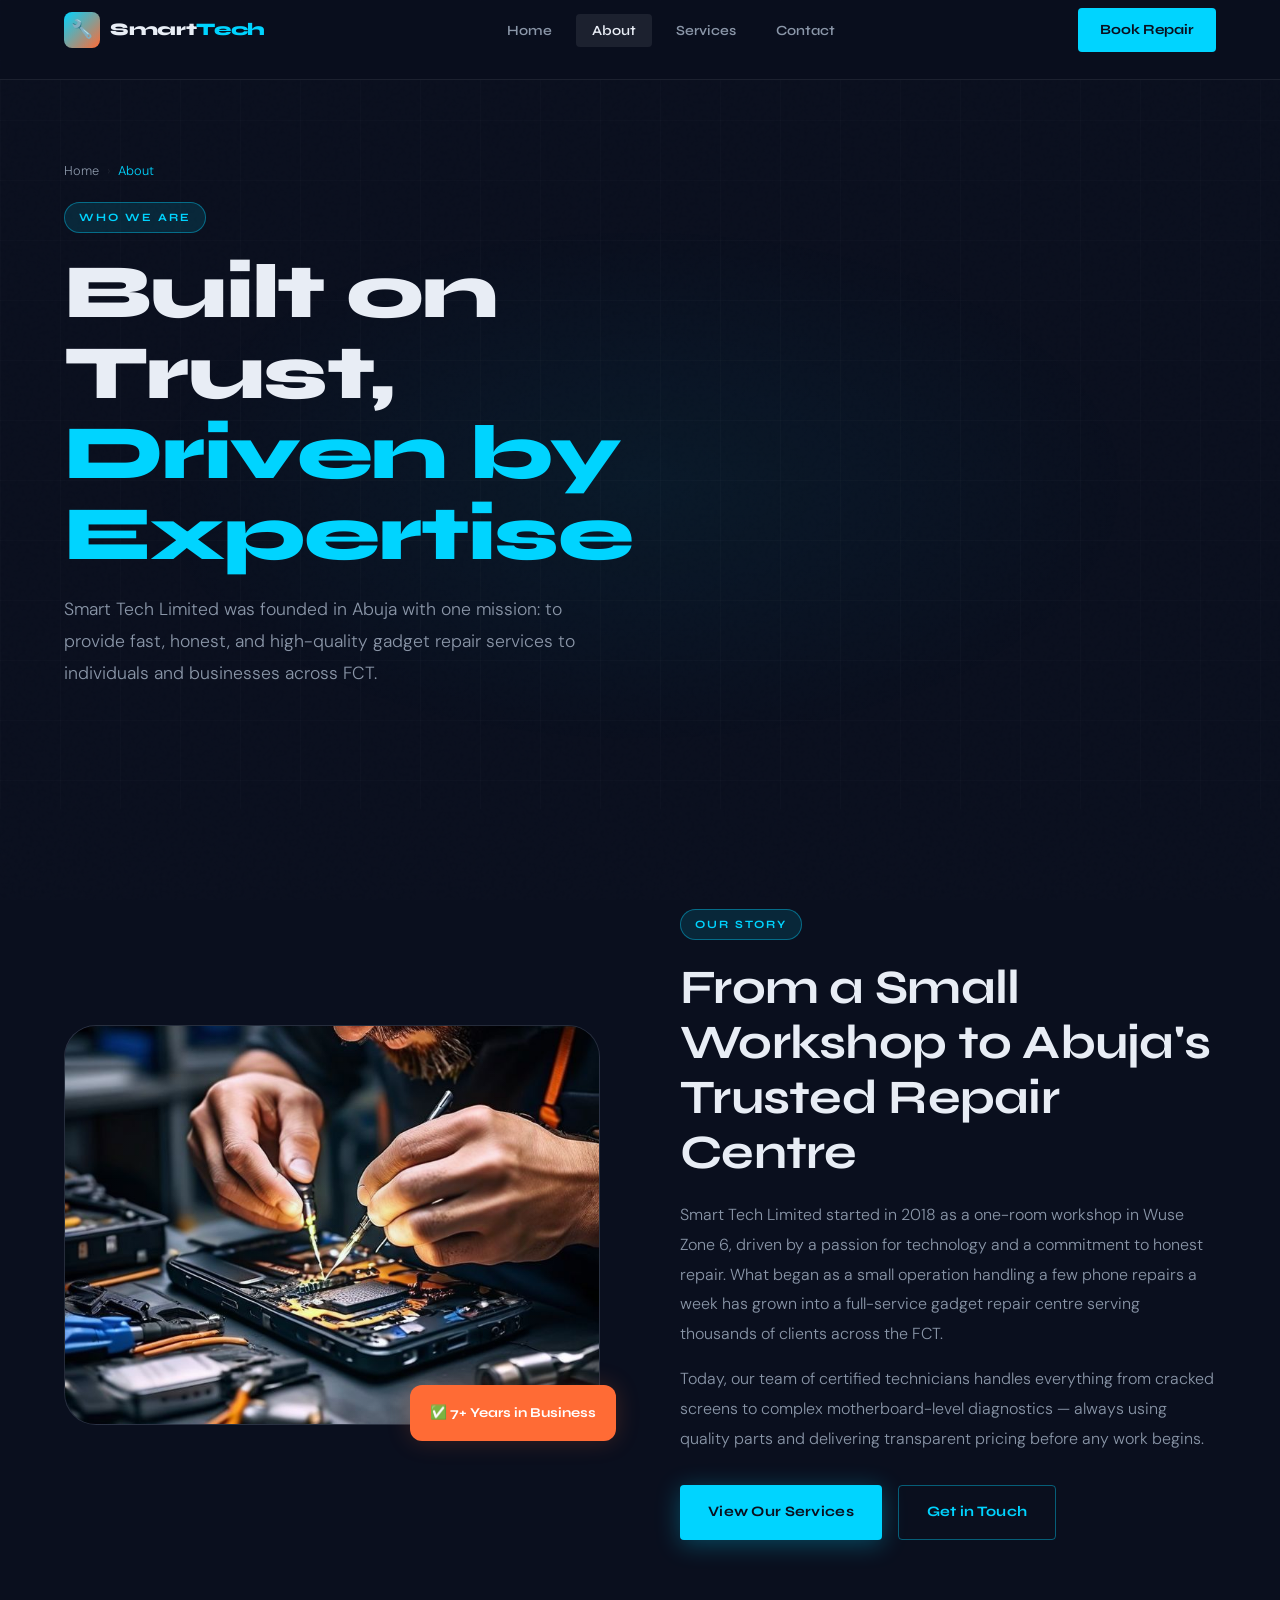
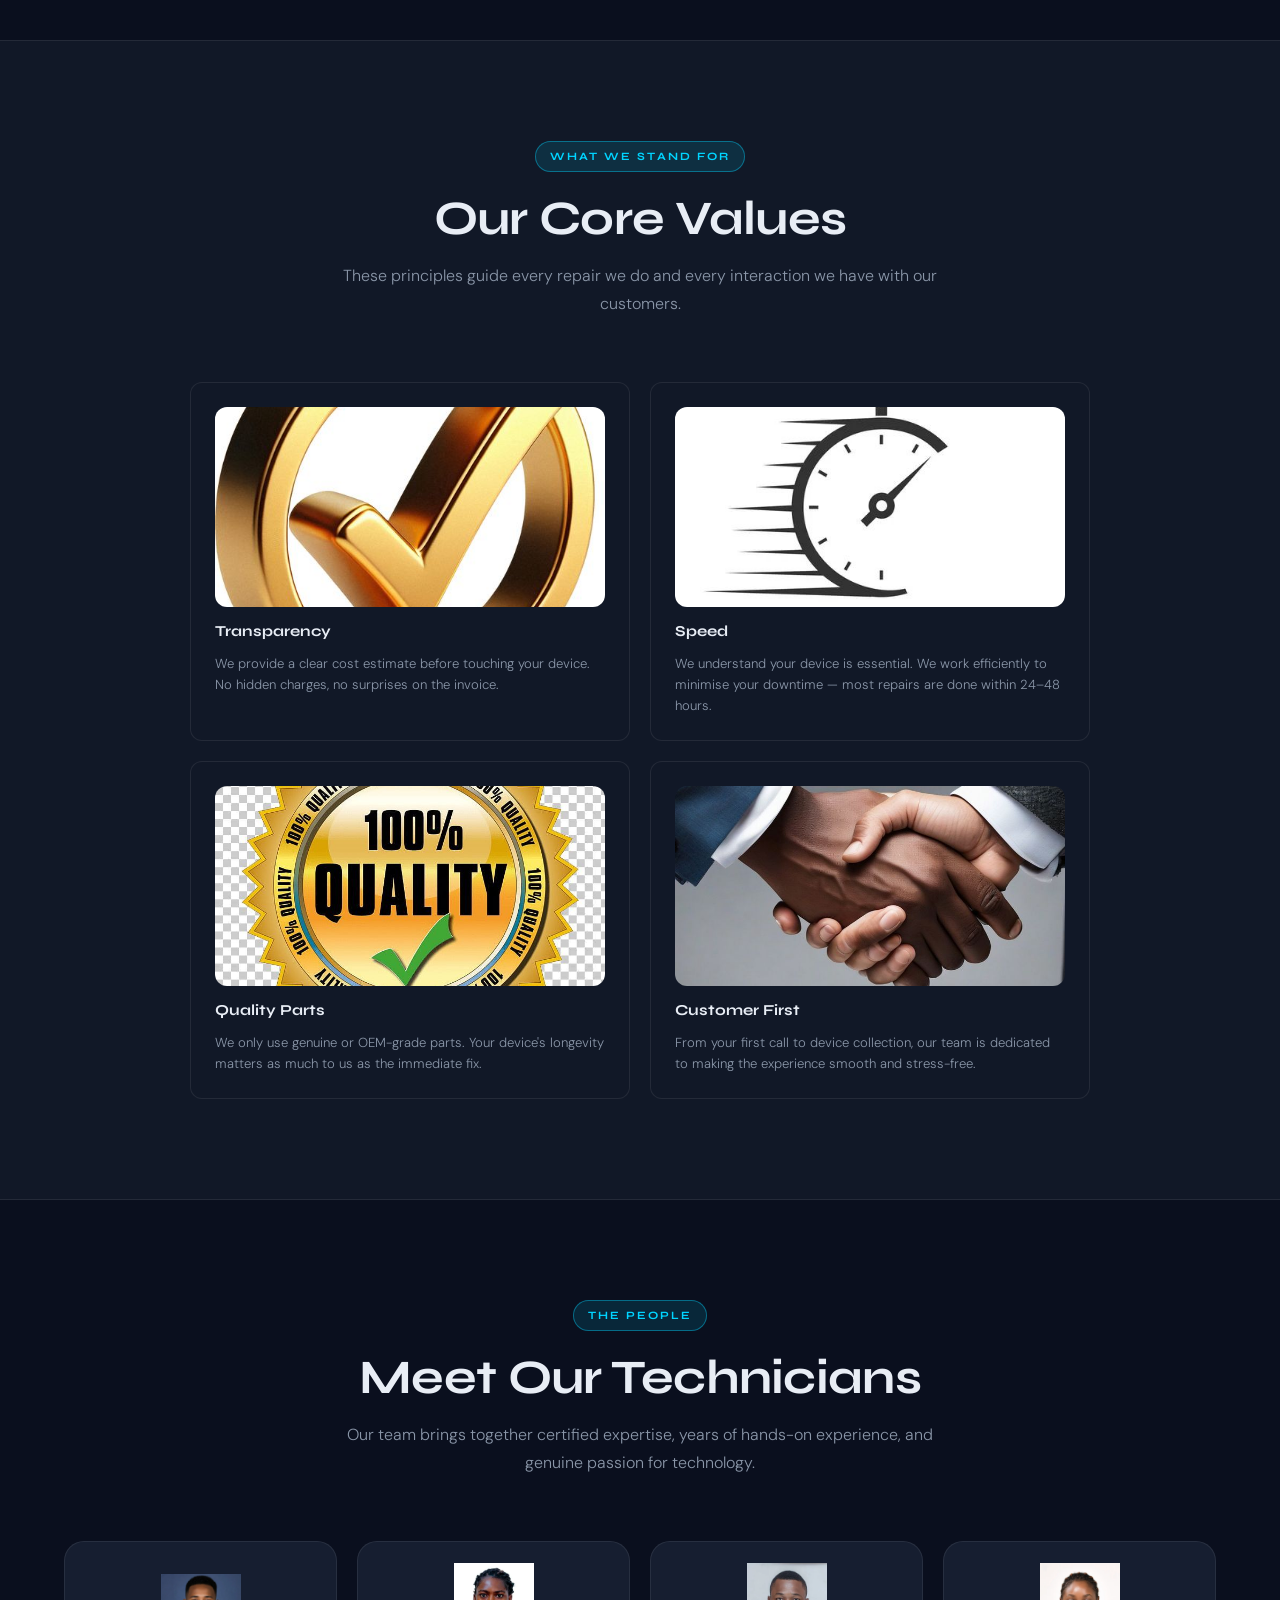
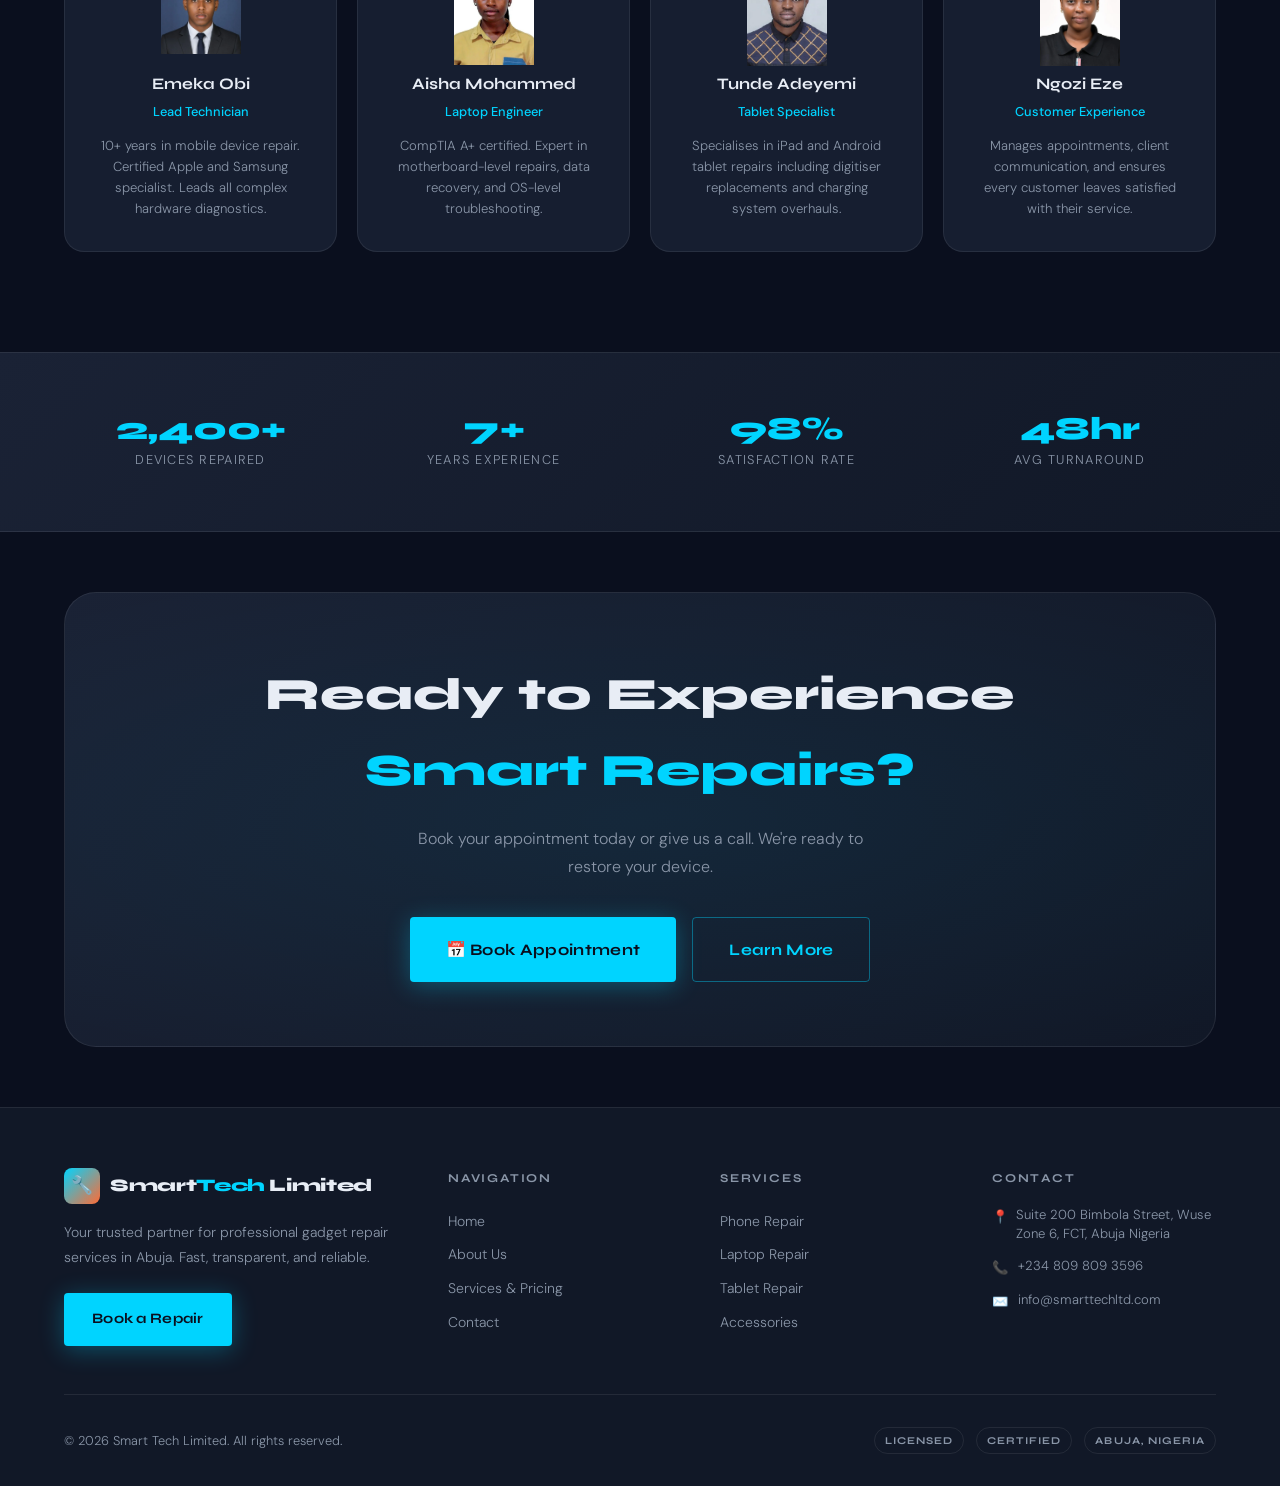
<file: Project1/about.html>
<!doctype html>
<html lang="en">
  <head>
    <meta charset="UTF-8" />
    <meta name="viewport" content="width=device-width, initial-scale=1.0" />
    <title>About Us — Smart Tech Limited</title>
    <meta
      name="description"
      content="Learn about Smart Tech Limited, Abuja's trusted gadget repair experts since 2018."
    />
    <link rel="stylesheet" href="./assets/css/style.css" />
  </head>
  <body class="bg-noise">
    <!-- NAVIGATION -->
    <nav class="nav">
      <div class="container">
        <div class="nav-inner">
          <a href="index.html" class="nav-logo">
            <div class="nav-logo-icon">🔧</div>
            <span class="nav-logo-text">Smart<span>Tech</span></span>
          </a>
          <ul class="nav-links">
            <li><a href="index.html" class="nav-link">Home</a></li>
            <li><a href="about.html" class="nav-link active">About</a></li>
            <li><a href="services.html" class="nav-link">Services</a></li>
            <li><a href="contact.html" class="nav-link">Contact</a></li>
          </ul>
          <a href="services.html#appointment" class="nav-cta">Book Repair</a>
        </div>
      </div>
    </nav>

    <!-- PAGE HERO -->
    <section class="page-hero">
      <div class="page-hero-bg"></div>
      <div class="page-hero-grid"></div>
      <div class="container" style="position: relative; z-index: 2">
        <div class="page-hero-breadcrumb">
          <a href="index.html" class="page-hero-breadcrumb-link">Home</a>
          <span class="page-hero-breadcrumb-sep">›</span>
          <span class="page-hero-breadcrumb-current">About</span>
        </div>
        <div class="label-tag">Who We Are</div>
        <h1 class="heading-xl" style="max-width: 700px">
          Built on Trust,<br />
          <span class="text-primary">Driven by Expertise</span>
        </h1>
        <p class="hero-desc" style="margin-top: 20px">
          Smart Tech Limited was founded in Abuja with one mission: to provide
          fast, honest, and high-quality gadget repair services to individuals
          and businesses across FCT.
        </p>
      </div>
    </section>

    <!-- ABOUT INTRO -->
    <section class="section">
      <div class="container">
        <div class="about-intro">
          <div class="about-image-block">
            <div class="about-image-main">
              <img
                src="./assets/images/Main Repair.jpg"
                alt="About Smart Tech"
              />
            </div>
            <div class="about-badge">✅ 7+ Years in Business</div>
          </div>
          <div>
            <div class="label-tag">Our Story</div>
            <h2 class="heading-lg" style="margin-bottom: 20px">
              From a Small Workshop to Abuja's Trusted Repair Centre
            </h2>
            <p
              style="
                color: var(--color-text-muted);
                line-height: 1.85;
                margin-bottom: 16px;
              "
            >
              Smart Tech Limited started in 2018 as a one-room workshop in Wuse
              Zone 6, driven by a passion for technology and a commitment to
              honest repair. What began as a small operation handling a few
              phone repairs a week has grown into a full-service gadget repair
              centre serving thousands of clients across the FCT.
            </p>
            <p
              style="
                color: var(--color-text-muted);
                line-height: 1.85;
                margin-bottom: 32px;
              "
            >
              Today, our team of certified technicians handles everything from
              cracked screens to complex motherboard-level diagnostics — always
              using quality parts and delivering transparent pricing before any
              work begins.
            </p>
            <div style="display: flex; gap: 16px; flex-wrap: wrap">
              <a href="services.html" class="btn btn-primary"
                >View Our Services</a
              >
              <a href="contact.html" class="btn btn-outline">Get in Touch</a>
            </div>
          </div>
        </div>
      </div>
    </section>

    <!-- VALUES -->
    <section
      class="section"
      style="
        background: var(--color-surface);
        border-top: 1px solid var(--color-border);
        border-bottom: 1px solid var(--color-border);
      "
    >
      <div class="container">
        <div class="section-header-centered">
          <div class="label-tag">What We Stand For</div>
          <h2 class="heading-lg">Our Core Values</h2>
          <p class="section-subtitle">
            These principles guide every repair we do and every interaction we
            have with our customers.
          </p>
        </div>

        <div class="values-grid" style="max-width: 900px; margin: 0 auto">
          <div class="value-card">
            <div class="value-card-icon">
              <img src="./assets/icons/transparency.jpg" alt="Transparency" />
            </div>
            <div class="value-card-title">Transparency</div>
            <p class="value-card-text">
              We provide a clear cost estimate before touching your device. No
              hidden charges, no surprises on the invoice.
            </p>
          </div>
          <div class="value-card">
            <div class="value-card-icon">
              <img src="./assets/icons/speed.jpg" alt="Speed" />
            </div>
            <div class="value-card-title">Speed</div>
            <p class="value-card-text">
              We understand your device is essential. We work efficiently to
              minimise your downtime — most repairs are done within 24–48 hours.
            </p>
          </div>
          <div class="value-card">
            <div class="value-card-icon">
              <img src="./assets/icons/quality.jpg" alt="Quality Parts" />
            </div>
            <div class="value-card-title">Quality Parts</div>
            <p class="value-card-text">
              We only use genuine or OEM-grade parts. Your device's longevity
              matters as much to us as the immediate fix.
            </p>
          </div>
          <div class="value-card">
            <div class="value-card-icon">
              <img src="./assets/icons/customer.jpg" alt="Customer First" />
            </div>
            <div class="value-card-title">Customer First</div>
            <p class="value-card-text">
              From your first call to device collection, our team is dedicated
              to making the experience smooth and stress-free.
            </p>
          </div>
        </div>
      </div>
    </section>

    <!-- TEAM -->
    <section class="section">
      <div class="container">
        <div class="section-header-centered">
          <div class="label-tag">The People</div>
          <h2 class="heading-lg">Meet Our Technicians</h2>
          <p class="section-subtitle">
            Our team brings together certified expertise, years of hands-on
            experience, and genuine passion for technology.
          </p>
        </div>

        <div class="grid-4">
          <div class="team-card">
            <div class="team-avatar">
              <img
                src="./assets/images/Emeka-Obi.webp"
                alt="Headshot of Emeka Obi"
              />
            </div>
            <div class="team-name">Emeka Obi</div>
            <div class="team-role">Lead Technician</div>
            <p class="team-bio">
              10+ years in mobile device repair. Certified Apple and Samsung
              specialist. Leads all complex hardware diagnostics.
            </p>
          </div>
          <div class="team-card">
            <div class="team-avatar">
              <img
                src="./assets/images/Aisha-Mohammed.webp"
                alt="Headshot of Aisha Mohammed"
              />
            </div>
            <div class="team-name">Aisha Mohammed</div>
            <div class="team-role">Laptop Engineer</div>
            <p class="team-bio">
              CompTIA A+ certified. Expert in motherboard-level repairs, data
              recovery, and OS-level troubleshooting.
            </p>
          </div>
          <div class="team-card">
            <div class="team-avatar">
              <img
                src="./assets/images/Tunde-Adeyemi.webp"
                alt="Headshot of Tunde Adeyemi"
              />
            </div>
            <div class="team-name">Tunde Adeyemi</div>
            <div class="team-role">Tablet Specialist</div>
            <p class="team-bio">
              Specialises in iPad and Android tablet repairs including digitiser
              replacements and charging system overhauls.
            </p>
          </div>
          <div class="team-card">
            <div class="team-avatar">
              <img
                src="./assets/images/Ngozi-Eze.webp"
                alt="Headshot of Ngozi Eze"
              />
            </div>
            <div class="team-name">Ngozi Eze</div>
            <div class="team-role">Customer Experience</div>
            <p class="team-bio">
              Manages appointments, client communication, and ensures every
              customer leaves satisfied with their service.
            </p>
          </div>
        </div>
      </div>
    </section>

    <!-- STATS STRIP -->
    <section
      class="section-sm"
      style="
        background: linear-gradient(
          135deg,
          var(--color-surface-2),
          var(--color-surface)
        );
        border-top: 1px solid var(--color-border);
        border-bottom: 1px solid var(--color-border);
      "
    >
      <div class="container">
        <div class="grid-4" style="text-align: center">
          <div>
            <div class="hero-stat-number">2,400+</div>
            <div class="hero-stat-label">Devices Repaired</div>
          </div>
          <div>
            <div class="hero-stat-number">7+</div>
            <div class="hero-stat-label">Years Experience</div>
          </div>
          <div>
            <div class="hero-stat-number">98%</div>
            <div class="hero-stat-label">Satisfaction Rate</div>
          </div>
          <div>
            <div class="hero-stat-number">48hr</div>
            <div class="hero-stat-label">Avg Turnaround</div>
          </div>
        </div>
      </div>
    </section>

    <!-- CTA -->
    <section class="section-sm">
      <div class="container">
        <div class="cta-banner">
          <h2 class="cta-banner-title">
            Ready to Experience<br /><span class="text-primary"
              >Smart Repairs?</span
            >
          </h2>
          <p class="cta-banner-desc">
            Book your appointment today or give us a call. We're ready to
            restore your device.
          </p>
          <div class="cta-actions">
            <a href="services.html#appointment" class="btn btn-primary btn-lg"
              >📅 Book Appointment</a
            >
            <a href="contact.html" class="btn btn-outline btn-lg">Learn More</a>
          </div>
        </div>
      </div>
    </section>

    <!-- FOOTER -->
    <footer class="footer">
      <div class="container">
        <div class="footer-top">
          <div>
            <a href="index.html" class="nav-logo">
              <div class="nav-logo-icon">🔧</div>
              <span class="nav-logo-text">Smart<span>Tech</span> Limited</span>
            </a>
            <p class="footer-brand-desc">
              Your trusted partner for professional gadget repair services in
              Abuja. Fast, transparent, and reliable.
            </p>
            <a href="services.html#appointment" class="btn btn-primary"
              >Book a Repair</a
            >
          </div>
          <div>
            <div class="footer-heading">Navigation</div>
            <a href="index.html" class="footer-link">Home</a>
            <a href="about.html" class="footer-link">About Us</a>
            <a href="services.html" class="footer-link"
              >Services &amp; Pricing</a
            >
            <a href="contact.html" class="footer-link">Contact</a>
          </div>
          <div>
            <div class="footer-heading">Services</div>
            <a href="services.html" class="footer-link">Phone Repair</a>
            <a href="services.html" class="footer-link">Laptop Repair</a>
            <a href="services.html" class="footer-link">Tablet Repair</a>
            <a href="services.html" class="footer-link">Accessories</a>
          </div>
          <div>
            <div class="footer-heading">Contact</div>
            <div class="footer-contact-item">
              <span class="footer-contact-icon">📍</span>
              Suite 200 Bimbola Street, Wuse Zone 6, FCT, Abuja Nigeria
            </div>
            <div class="footer-contact-item">
              <span class="footer-contact-icon">📞</span>
              +234 809 809 3596
            </div>
            <div class="footer-contact-item">
              <span class="footer-contact-icon">✉️</span>
              info@smarttechltd.com
            </div>
          </div>
        </div>
        <div class="footer-bottom">
          <span class="footer-copy"
            >© 2026 Smart Tech Limited. All rights reserved.</span
          >
          <div class="footer-badges">
            <span class="footer-badge">Licensed</span>
            <span class="footer-badge">Certified</span>
            <span class="footer-badge">Abuja, Nigeria</span>
          </div>
        </div>
      </div>
    </footer>
  </body>
</html>
</file>
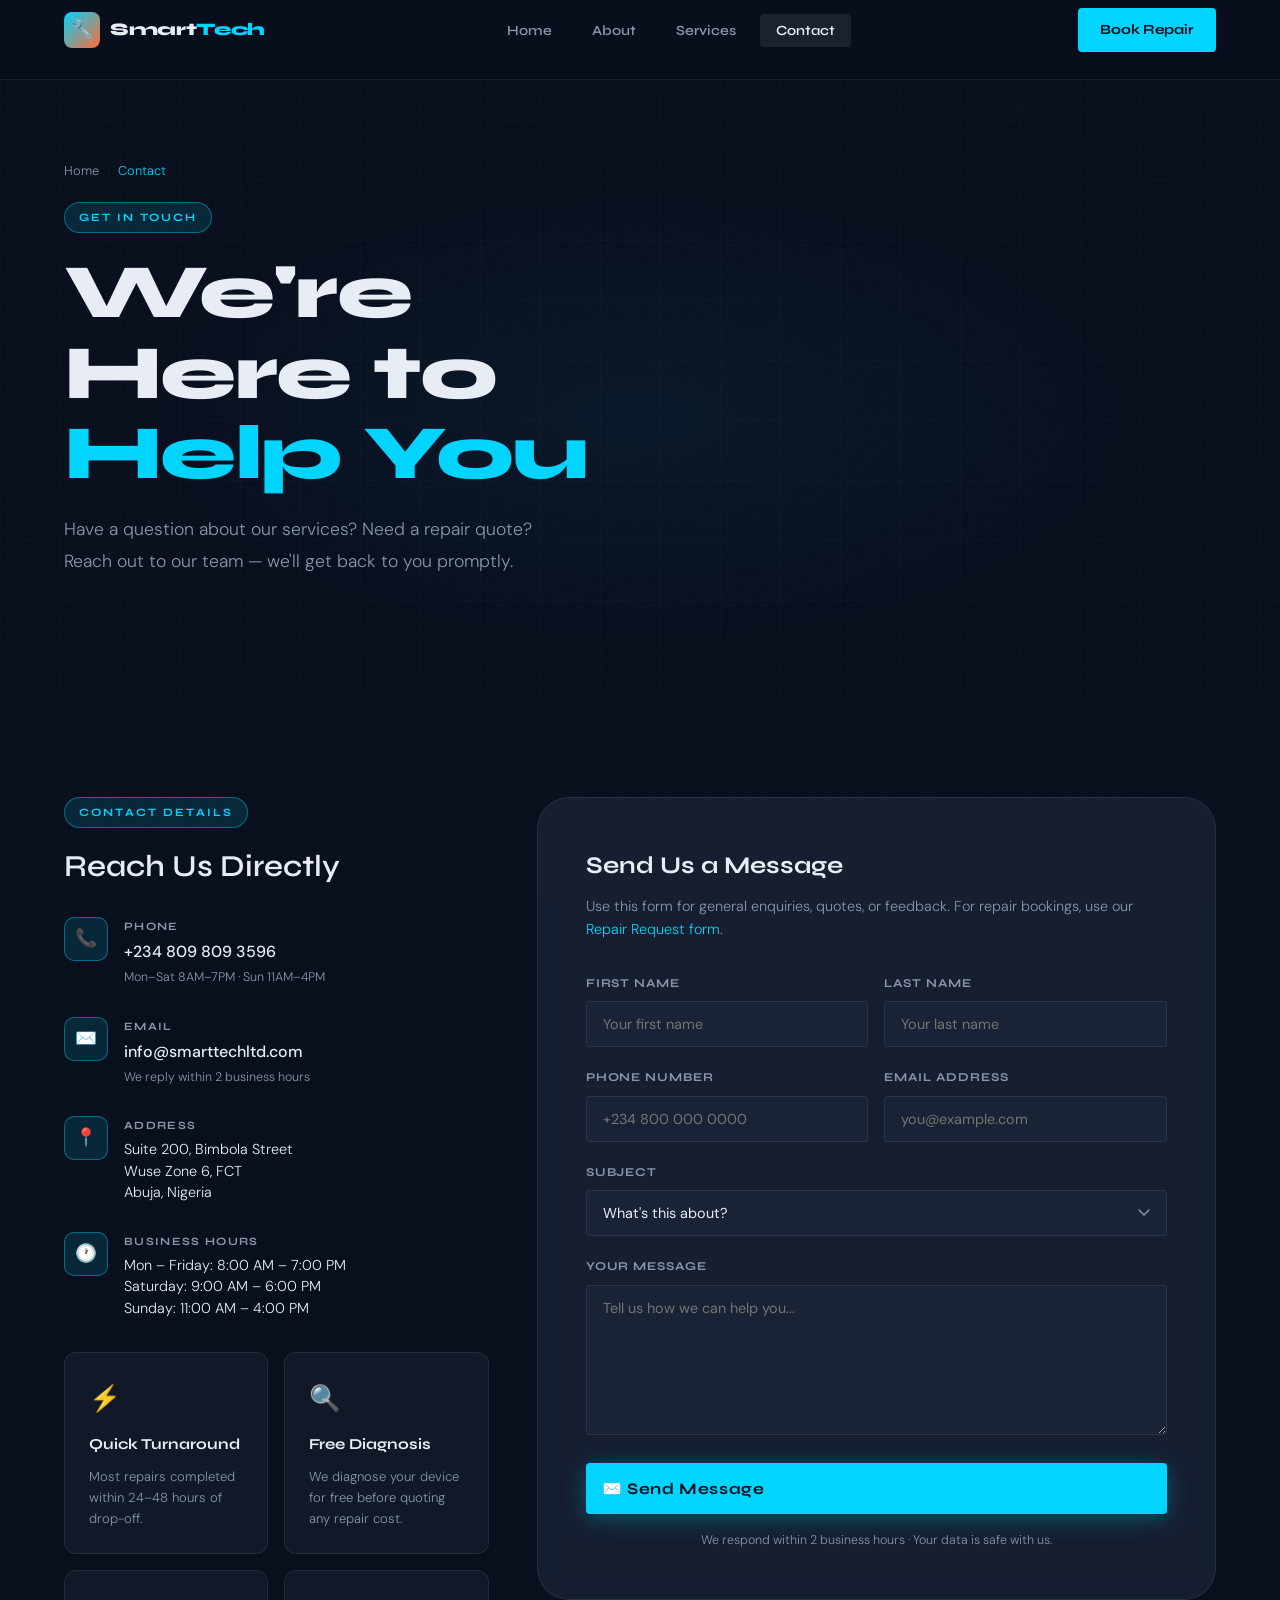
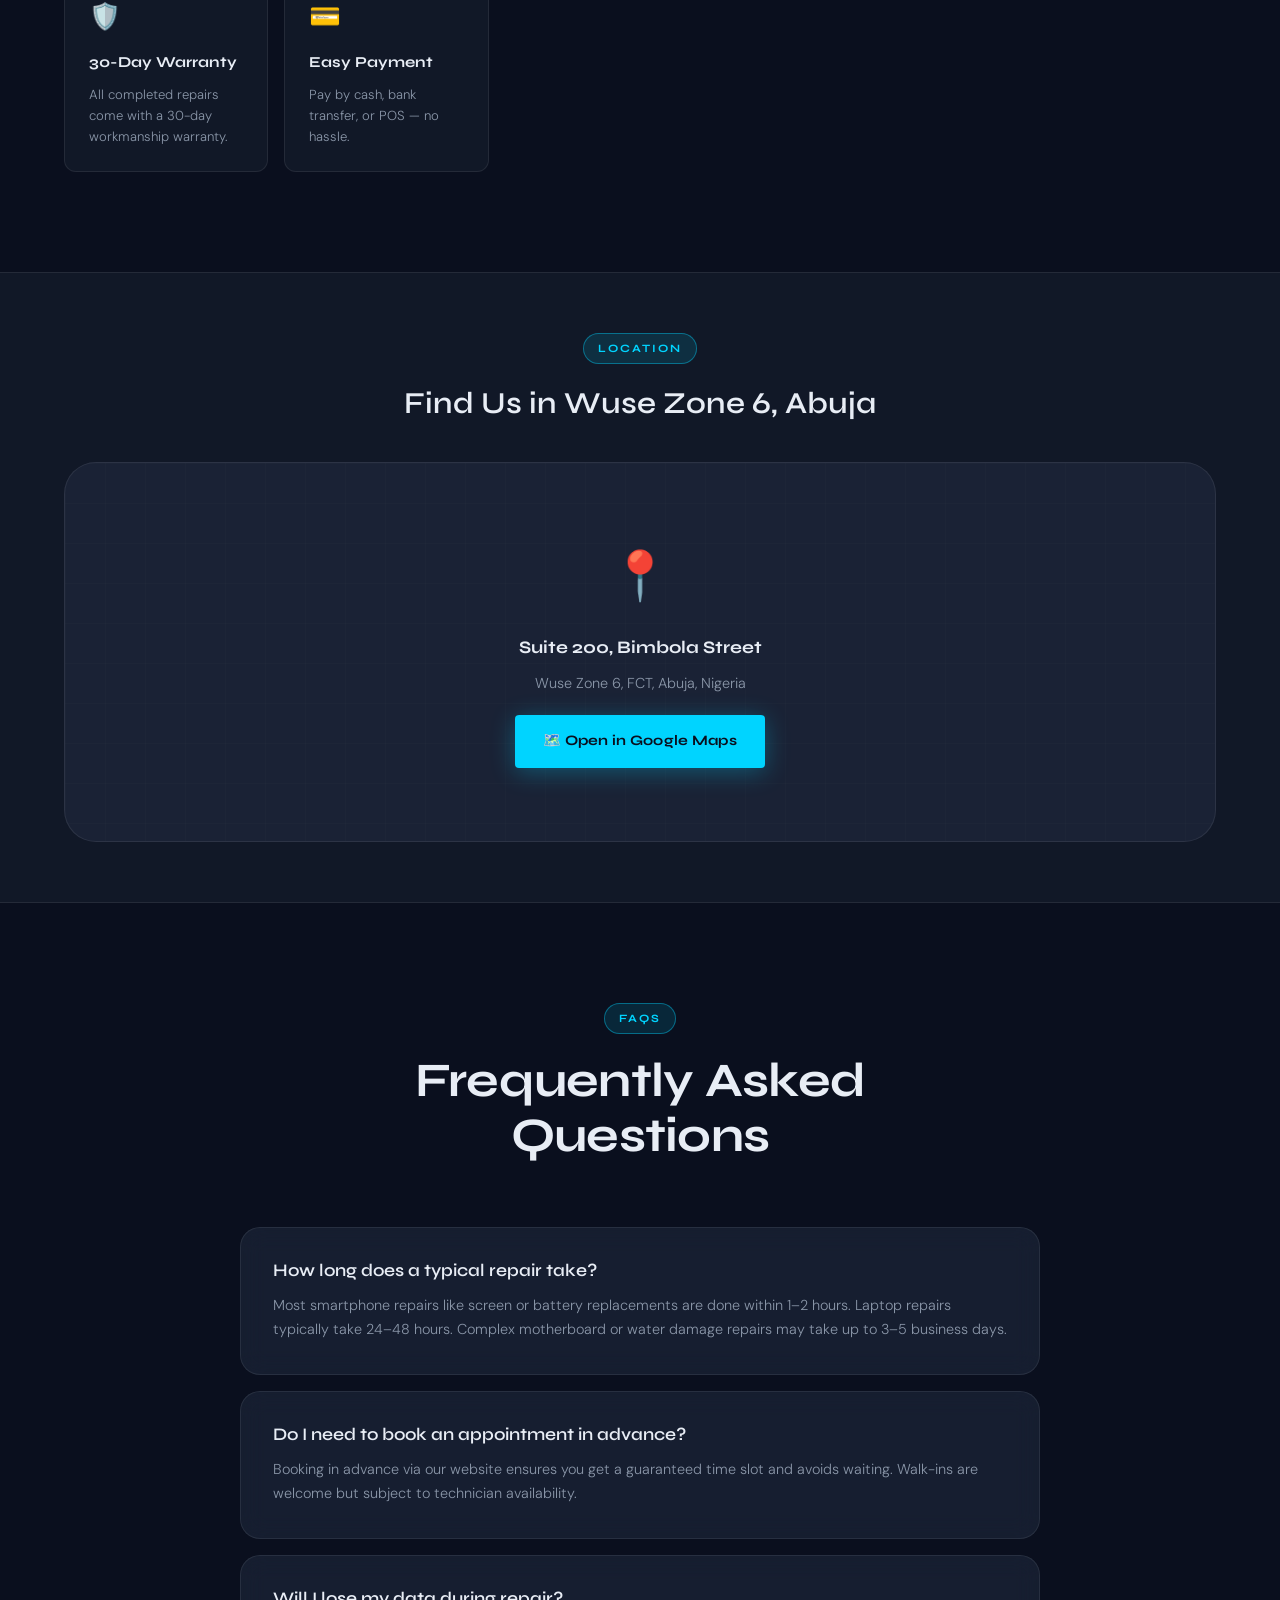
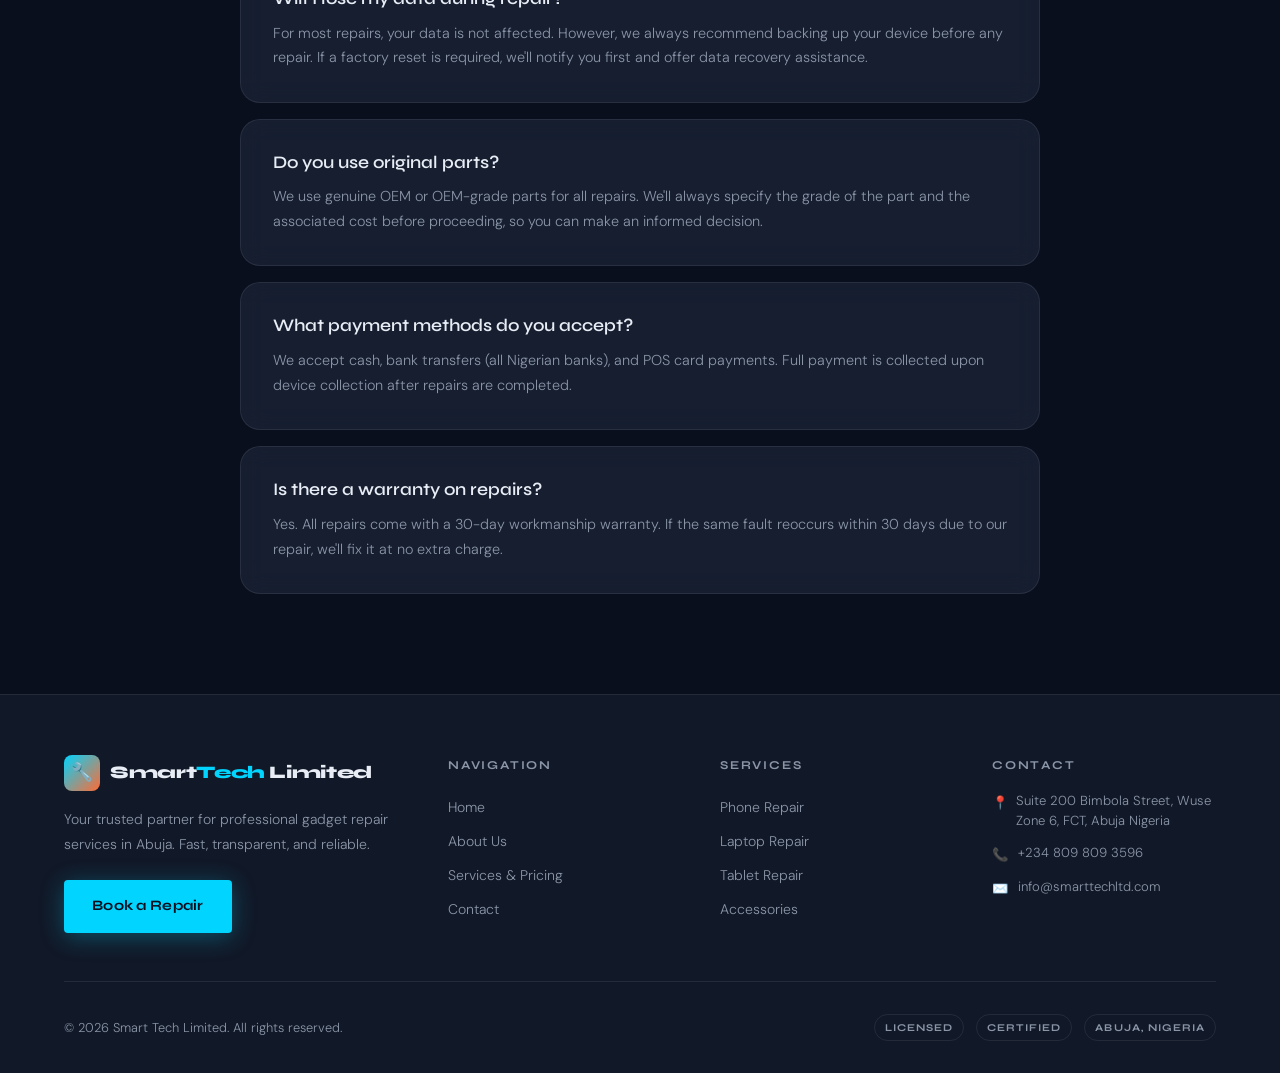
<file: Project1/contact.html>
<!doctype html>
<html lang="en">
  <head>
    <meta charset="UTF-8" />
    <meta name="viewport" content="width=device-width, initial-scale=1.0" />
    <title>Contact Us — Smart Tech Limited</title>
    <meta
      name="description"
      content="Contact Smart Tech Limited in Abuja. Phone, email, or visit us at Suite 200 Bimbola Street, Wuse Zone 6."
    />
    <link rel="stylesheet" href="./assets/css/style.css" />
  </head>
  <body class="bg-noise">
    <!-- NAVIGATION -->
    <nav class="nav">
      <div class="container">
        <div class="nav-inner">
          <a href="index.html" class="nav-logo">
            <div class="nav-logo-icon">🔧</div>
            <span class="nav-logo-text">Smart<span>Tech</span></span>
          </a>
          <ul class="nav-links">
            <li><a href="index.html" class="nav-link">Home</a></li>
            <li><a href="about.html" class="nav-link">About</a></li>
            <li><a href="services.html" class="nav-link">Services</a></li>
            <li><a href="contact.html" class="nav-link active">Contact</a></li>
          </ul>
          <a href="services.html#appointment" class="nav-cta">Book Repair</a>
        </div>
      </div>
    </nav>

    <!-- PAGE HERO -->
    <section class="page-hero">
      <div class="page-hero-bg"></div>
      <div class="page-hero-grid"></div>
      <div class="container" style="position: relative; z-index: 2">
        <div class="page-hero-breadcrumb">
          <a href="index.html" class="page-hero-breadcrumb-link">Home</a>
          <span class="page-hero-breadcrumb-sep">›</span>
          <span class="page-hero-breadcrumb-current">Contact</span>
        </div>
        <div class="label-tag">Get in Touch</div>
        <h1 class="heading-xl" style="max-width: 600px">
          We're Here to<br />
          <span class="text-primary">Help You</span>
        </h1>
        <p class="hero-desc" style="margin-top: 20px">
          Have a question about our services? Need a repair quote? Reach out to
          our team — we'll get back to you promptly.
        </p>
      </div>
    </section>

    <!-- CONTACT DETAILS + FORM -->
    <section class="section">
      <div class="container">
        <div class="contact-grid">
          <!-- LEFT: Contact Info -->
          <div>
            <div class="label-tag">Contact Details</div>
            <h2 class="heading-md" style="margin-bottom: 32px">
              Reach Us Directly
            </h2>

            <div class="contact-info-item">
              <div class="contact-info-icon">📞</div>
              <div>
                <div class="contact-info-label">Phone</div>
                <div
                  class="contact-info-value"
                  style="font-size: 1rem; font-weight: 500"
                >
                  +234 809 809 3596
                </div>
                <div
                  style="
                    font-size: 0.78rem;
                    color: var(--color-text-muted);
                    margin-top: 3px;
                  "
                >
                  Mon–Sat 8AM–7PM · Sun 11AM–4PM
                </div>
              </div>
            </div>

            <div class="contact-info-item">
              <div class="contact-info-icon">✉️</div>
              <div>
                <div class="contact-info-label">Email</div>
                <div
                  class="contact-info-value"
                  style="font-size: 1rem; font-weight: 500"
                >
                  info@smarttechltd.com
                </div>
                <div
                  style="
                    font-size: 0.78rem;
                    color: var(--color-text-muted);
                    margin-top: 3px;
                  "
                >
                  We reply within 2 business hours
                </div>
              </div>
            </div>

            <div class="contact-info-item">
              <div class="contact-info-icon">📍</div>
              <div>
                <div class="contact-info-label">Address</div>
                <div class="contact-info-value">
                  Suite 200, Bimbola Street<br />Wuse Zone 6, FCT<br />Abuja,
                  Nigeria
                </div>
              </div>
            </div>

            <div class="contact-info-item">
              <div class="contact-info-icon">🕐</div>
              <div>
                <div class="contact-info-label">Business Hours</div>
                <div class="contact-info-value">
                  Mon – Friday: 8:00 AM – 7:00 PM<br />
                  Saturday: 9:00 AM – 6:00 PM<br />
                  Sunday: 11:00 AM – 4:00 PM
                </div>
              </div>
            </div>

            <!-- Info Cards -->
            <div
              style="
                display: grid;
                grid-template-columns: 1fr 1fr;
                gap: 16px;
                margin-top: 32px;
              "
            >
              <div class="value-card">
                <div class="value-card-icon">⚡</div>
                <div class="value-card-title">Quick Turnaround</div>
                <p class="value-card-text">
                  Most repairs completed within 24–48 hours of drop-off.
                </p>
              </div>
              <div class="value-card">
                <div class="value-card-icon">🔍</div>
                <div class="value-card-title">Free Diagnosis</div>
                <p class="value-card-text">
                  We diagnose your device for free before quoting any repair
                  cost.
                </p>
              </div>
              <div class="value-card">
                <div class="value-card-icon">🛡️</div>
                <div class="value-card-title">30-Day Warranty</div>
                <p class="value-card-text">
                  All completed repairs come with a 30-day workmanship warranty.
                </p>
              </div>
              <div class="value-card">
                <div class="value-card-icon">💳</div>
                <div class="value-card-title">Easy Payment</div>
                <p class="value-card-text">
                  Pay by cash, bank transfer, or POS — no hassle.
                </p>
              </div>
            </div>
          </div>

          <!-- RIGHT: Contact Form -->
          <div>
            <div class="form-card">
              <div class="form-title">Send Us a Message</div>
              <p class="form-subtitle">
                Use this form for general enquiries, quotes, or feedback. For
                repair bookings, use our
                <a
                  href="services.html#appointment"
                  style="color: var(--color-primary)"
                  >Repair Request form</a
                >.
              </p>

              <div class="form-row">
                <div class="form-group">
                  <label class="form-label" for="c-first-name"
                    >First Name</label
                  >
                  <input
                    class="form-input"
                    type="text"
                    id="c-first-name"
                    name="first_name"
                    placeholder="Your first name"
                    required
                  />
                </div>
                <div class="form-group">
                  <label class="form-label" for="c-last-name">Last Name</label>
                  <input
                    class="form-input"
                    type="text"
                    id="c-last-name"
                    name="last_name"
                    placeholder="Your last name"
                    required
                  />
                </div>
              </div>

              <div class="form-row">
                <div class="form-group">
                  <label class="form-label" for="c-phone">Phone Number</label>
                  <input
                    class="form-input"
                    type="tel"
                    id="c-phone"
                    name="phone"
                    placeholder="+234 800 000 0000"
                  />
                </div>
                <div class="form-group">
                  <label class="form-label" for="c-email">Email Address</label>
                  <input
                    class="form-input"
                    type="email"
                    id="c-email"
                    name="email"
                    placeholder="you@example.com"
                    required
                  />
                </div>
              </div>

              <div class="form-group">
                <label class="form-label" for="c-subject">Subject</label>
                <select
                  class="form-select"
                  id="c-subject"
                  name="subject"
                  required
                >
                  <option value="" disabled selected>What's this about?</option>
                  <option value="repair_quote">Repair Quote / Enquiry</option>
                  <option value="parts_price">
                    Parts &amp; Accessories Pricing
                  </option>
                  <option value="appointment">Appointment Question</option>
                  <option value="complaint">Complaint / Issue</option>
                  <option value="compliment">Compliment / Feedback</option>
                  <option value="partnership">Partnership / Business</option>
                  <option value="other">Other</option>
                </select>
              </div>

              <div class="form-group">
                <label class="form-label" for="c-message">Your Message</label>
                <textarea
                  class="form-textarea"
                  id="c-message"
                  name="message"
                  style="min-height: 150px"
                  placeholder="Tell us how we can help you..."
                  required
                ></textarea>
              </div>

              <button class="btn btn-primary btn-lg form-submit" type="submit">
                ✉️ Send Message
              </button>

              <p
                style="
                  text-align: center;
                  font-size: 0.78rem;
                  color: var(--color-text-muted);
                  margin-top: 16px;
                "
              >
                We respond within 2 business hours · Your data is safe with us.
              </p>
            </div>
          </div>
        </div>
      </div>
    </section>

    <!-- MAP PLACEHOLDER -->
    <section
      class="section-sm"
      style="
        background: var(--color-surface);
        border-top: 1px solid var(--color-border);
        border-bottom: 1px solid var(--color-border);
      "
    >
      <div class="container">
        <div class="section-header-centered" style="margin-bottom: 40px">
          <div class="label-tag">Location</div>
          <h2 class="heading-md">Find Us in Wuse Zone 6, Abuja</h2>
        </div>

        <!-- Map embed placeholder styled to match dark theme -->
        <div
          style="
            background: var(--color-surface-2);
            border: 1px solid var(--color-border);
            border-radius: var(--radius-xl);
            height: 380px;
            display: flex;
            flex-direction: column;
            align-items: center;
            justify-content: center;
            gap: 16px;
            position: relative;
            overflow: hidden;
          "
        >
          <div
            style="
              position: absolute;
              inset: 0;
              background:
                linear-gradient(rgba(255, 255, 255, 0.01) 1px, transparent 1px),
                linear-gradient(
                  90deg,
                  rgba(255, 255, 255, 0.01) 1px,
                  transparent 1px
                );
              background-size: 40px 40px;
            "
          ></div>
          <div style="font-size: 3rem; position: relative; z-index: 2">📍</div>
          <div style="text-align: center; position: relative; z-index: 2">
            <div
              style="
                font-family: var(--font-display);
                font-size: 1.1rem;
                font-weight: 700;
                margin-bottom: 8px;
              "
            >
              Suite 200, Bimbola Street
            </div>
            <div style="color: var(--color-text-muted); font-size: 0.9rem">
              Wuse Zone 6, FCT, Abuja, Nigeria
            </div>
            <a
              href="https://maps.google.com/?q=Wuse+Zone+6+Abuja+Nigeria"
              target="_blank"
              rel="noopener noreferrer"
              class="btn btn-primary"
              style="margin-top: 20px"
            >
              🗺️ Open in Google Maps
            </a>
          </div>
        </div>
      </div>
    </section>

    <!-- FAQ -->
    <section class="section">
      <div class="container">
        <div class="section-header-centered">
          <div class="label-tag">FAQs</div>
          <h2 class="heading-lg">Frequently Asked Questions</h2>
        </div>

        <div style="max-width: 800px; margin: 0 auto; display: grid; gap: 16px">
          <div class="card">
            <div class="heading-sm" style="margin-bottom: 10px">
              How long does a typical repair take?
            </div>
            <p
              style="
                color: var(--color-text-muted);
                font-size: 0.9rem;
                line-height: 1.7;
              "
            >
              Most smartphone repairs like screen or battery replacements are
              done within 1–2 hours. Laptop repairs typically take 24–48 hours.
              Complex motherboard or water damage repairs may take up to 3–5
              business days.
            </p>
          </div>
          <div class="card">
            <div class="heading-sm" style="margin-bottom: 10px">
              Do I need to book an appointment in advance?
            </div>
            <p
              style="
                color: var(--color-text-muted);
                font-size: 0.9rem;
                line-height: 1.7;
              "
            >
              Booking in advance via our website ensures you get a guaranteed
              time slot and avoids waiting. Walk-ins are welcome but subject to
              technician availability.
            </p>
          </div>
          <div class="card">
            <div class="heading-sm" style="margin-bottom: 10px">
              Will I lose my data during repair?
            </div>
            <p
              style="
                color: var(--color-text-muted);
                font-size: 0.9rem;
                line-height: 1.7;
              "
            >
              For most repairs, your data is not affected. However, we always
              recommend backing up your device before any repair. If a factory
              reset is required, we'll notify you first and offer data recovery
              assistance.
            </p>
          </div>
          <div class="card">
            <div class="heading-sm" style="margin-bottom: 10px">
              Do you use original parts?
            </div>
            <p
              style="
                color: var(--color-text-muted);
                font-size: 0.9rem;
                line-height: 1.7;
              "
            >
              We use genuine OEM or OEM-grade parts for all repairs. We'll
              always specify the grade of the part and the associated cost
              before proceeding, so you can make an informed decision.
            </p>
          </div>
          <div class="card">
            <div class="heading-sm" style="margin-bottom: 10px">
              What payment methods do you accept?
            </div>
            <p
              style="
                color: var(--color-text-muted);
                font-size: 0.9rem;
                line-height: 1.7;
              "
            >
              We accept cash, bank transfers (all Nigerian banks), and POS card
              payments. Full payment is collected upon device collection after
              repairs are completed.
            </p>
          </div>
          <div class="card">
            <div class="heading-sm" style="margin-bottom: 10px">
              Is there a warranty on repairs?
            </div>
            <p
              style="
                color: var(--color-text-muted);
                font-size: 0.9rem;
                line-height: 1.7;
              "
            >
              Yes. All repairs come with a 30-day workmanship warranty. If the
              same fault reoccurs within 30 days due to our repair, we'll fix it
              at no extra charge.
            </p>
          </div>
        </div>
      </div>
    </section>

    <!-- FOOTER -->
    <footer class="footer">
      <div class="container">
        <div class="footer-top">
          <div>
            <a href="index.html" class="nav-logo">
              <div class="nav-logo-icon">🔧</div>
              <span class="nav-logo-text">Smart<span>Tech</span> Limited</span>
            </a>
            <p class="footer-brand-desc">
              Your trusted partner for professional gadget repair services in
              Abuja. Fast, transparent, and reliable.
            </p>
            <a href="services.html#appointment" class="btn btn-primary"
              >Book a Repair</a
            >
          </div>
          <div>
            <div class="footer-heading">Navigation</div>
            <a href="index.html" class="footer-link">Home</a>
            <a href="about.html" class="footer-link">About Us</a>
            <a href="services.html" class="footer-link"
              >Services &amp; Pricing</a
            >
            <a href="contact.html" class="footer-link">Contact</a>
          </div>
          <div>
            <div class="footer-heading">Services</div>
            <a href="services.html" class="footer-link">Phone Repair</a>
            <a href="services.html" class="footer-link">Laptop Repair</a>
            <a href="services.html" class="footer-link">Tablet Repair</a>
            <a href="services.html" class="footer-link">Accessories</a>
          </div>
          <div>
            <div class="footer-heading">Contact</div>
            <div class="footer-contact-item">
              <span class="footer-contact-icon">📍</span>
              Suite 200 Bimbola Street, Wuse Zone 6, FCT, Abuja Nigeria
            </div>
            <div class="footer-contact-item">
              <span class="footer-contact-icon">📞</span>
              +234 809 809 3596
            </div>
            <div class="footer-contact-item">
              <span class="footer-contact-icon">✉️</span>
              info@smarttechltd.com
            </div>
          </div>
        </div>
        <div class="footer-bottom">
          <span class="footer-copy"
            >© 2026 Smart Tech Limited. All rights reserved.</span
          >
          <div class="footer-badges">
            <span class="footer-badge">Licensed</span>
            <span class="footer-badge">Certified</span>
            <span class="footer-badge">Abuja, Nigeria</span>
          </div>
        </div>
      </div>
    </footer>
  </body>
</html>
</file>
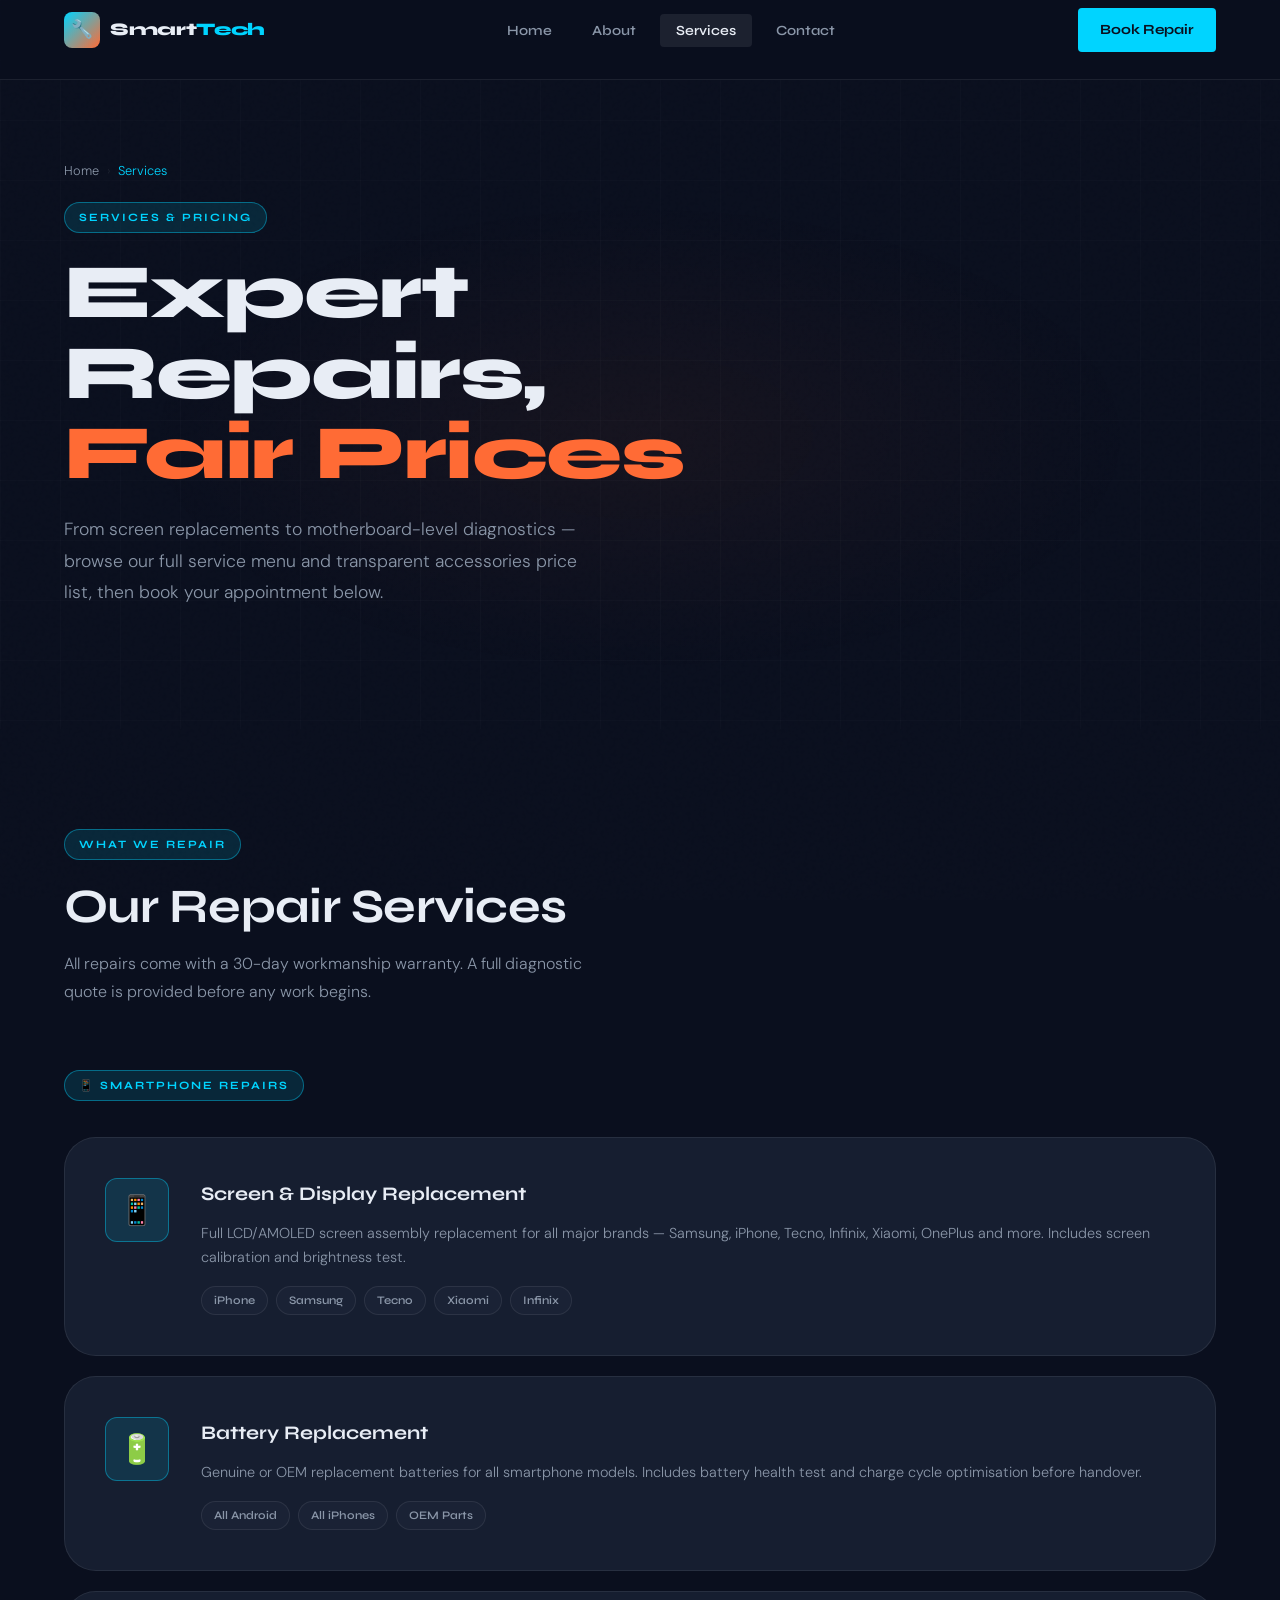
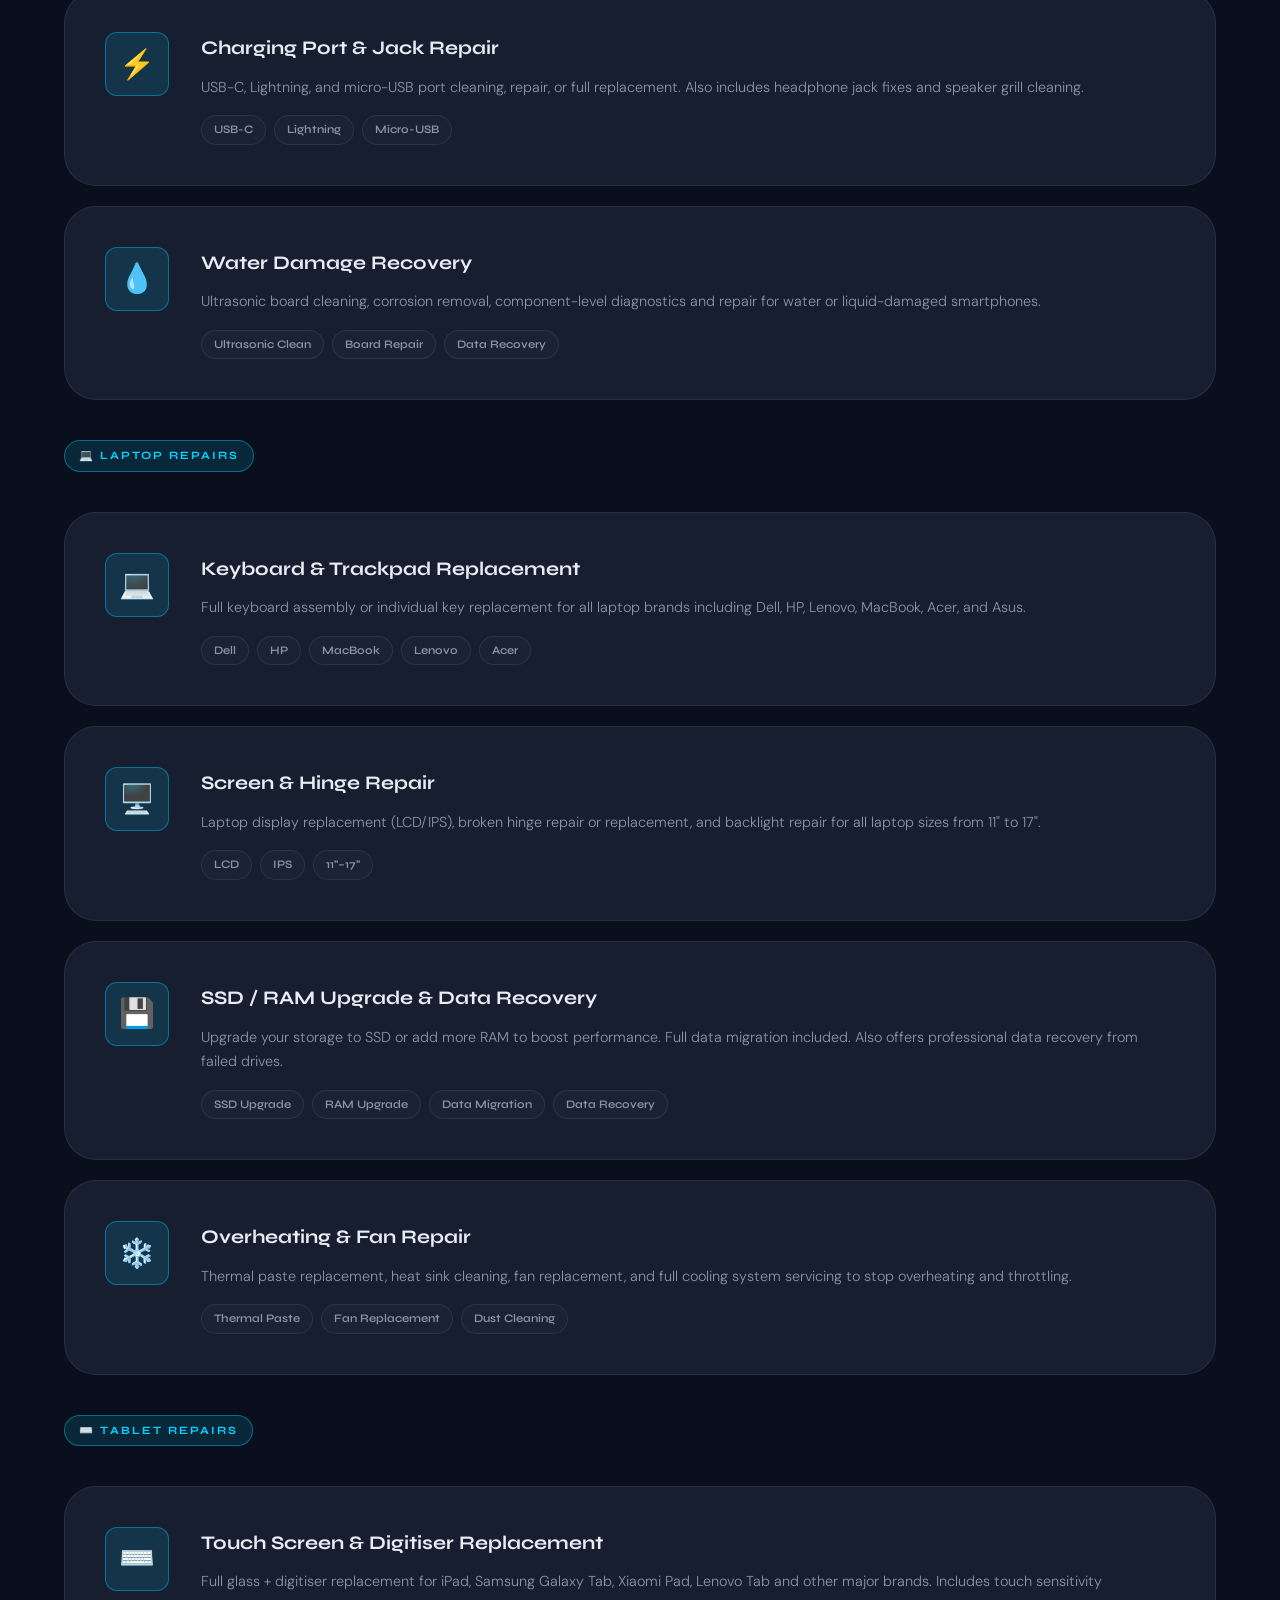
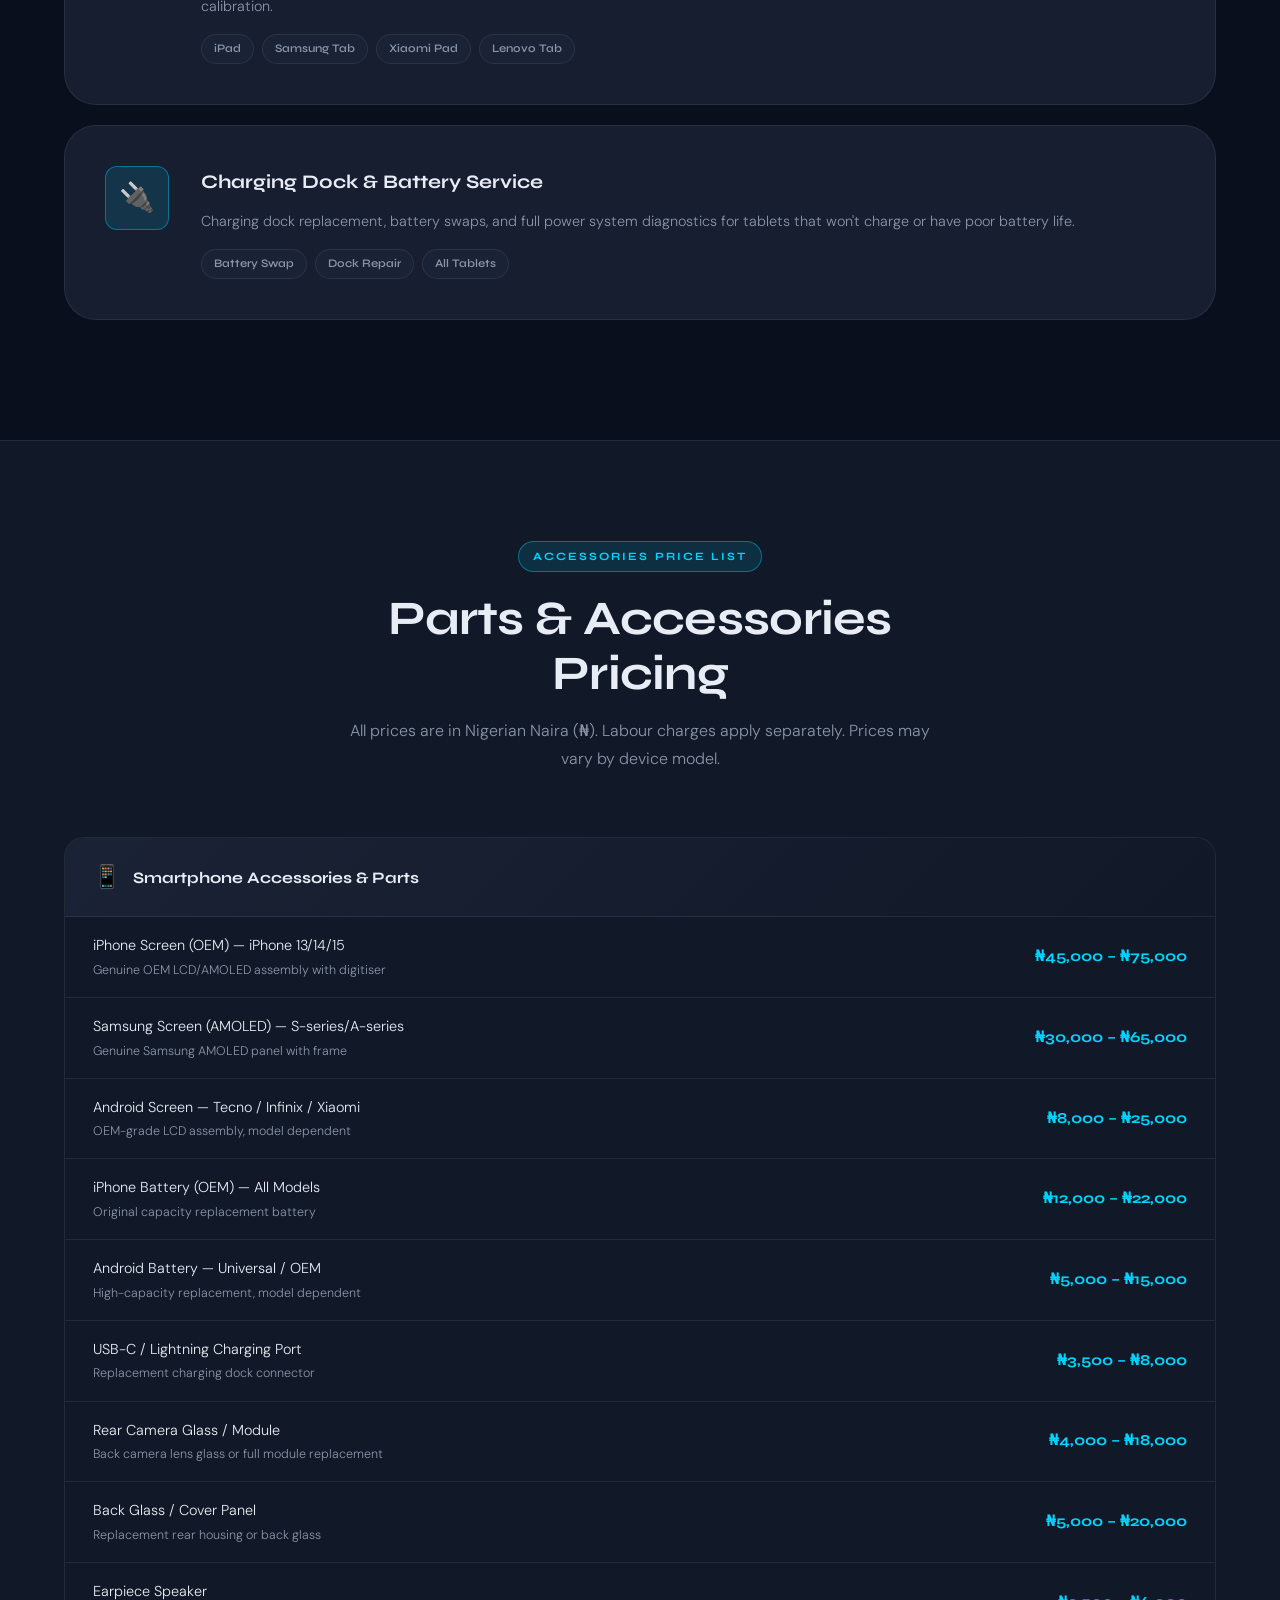
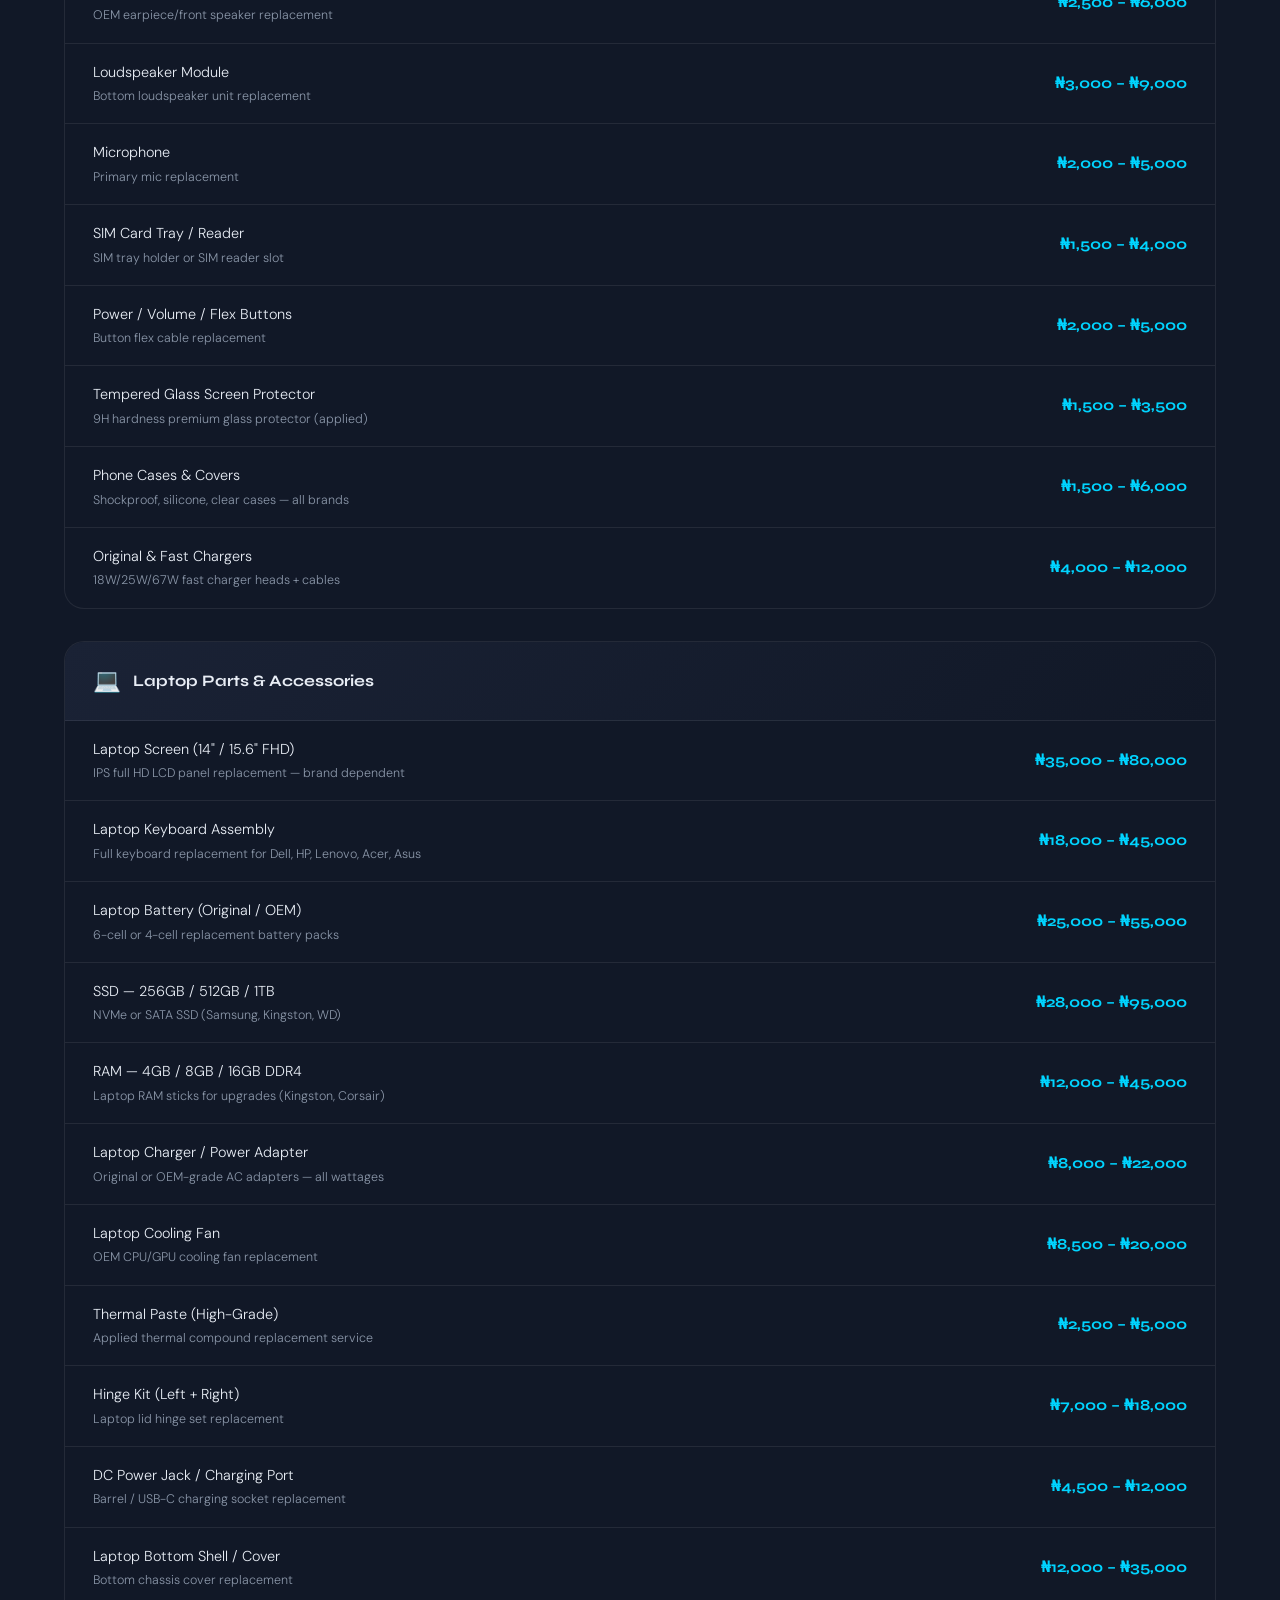
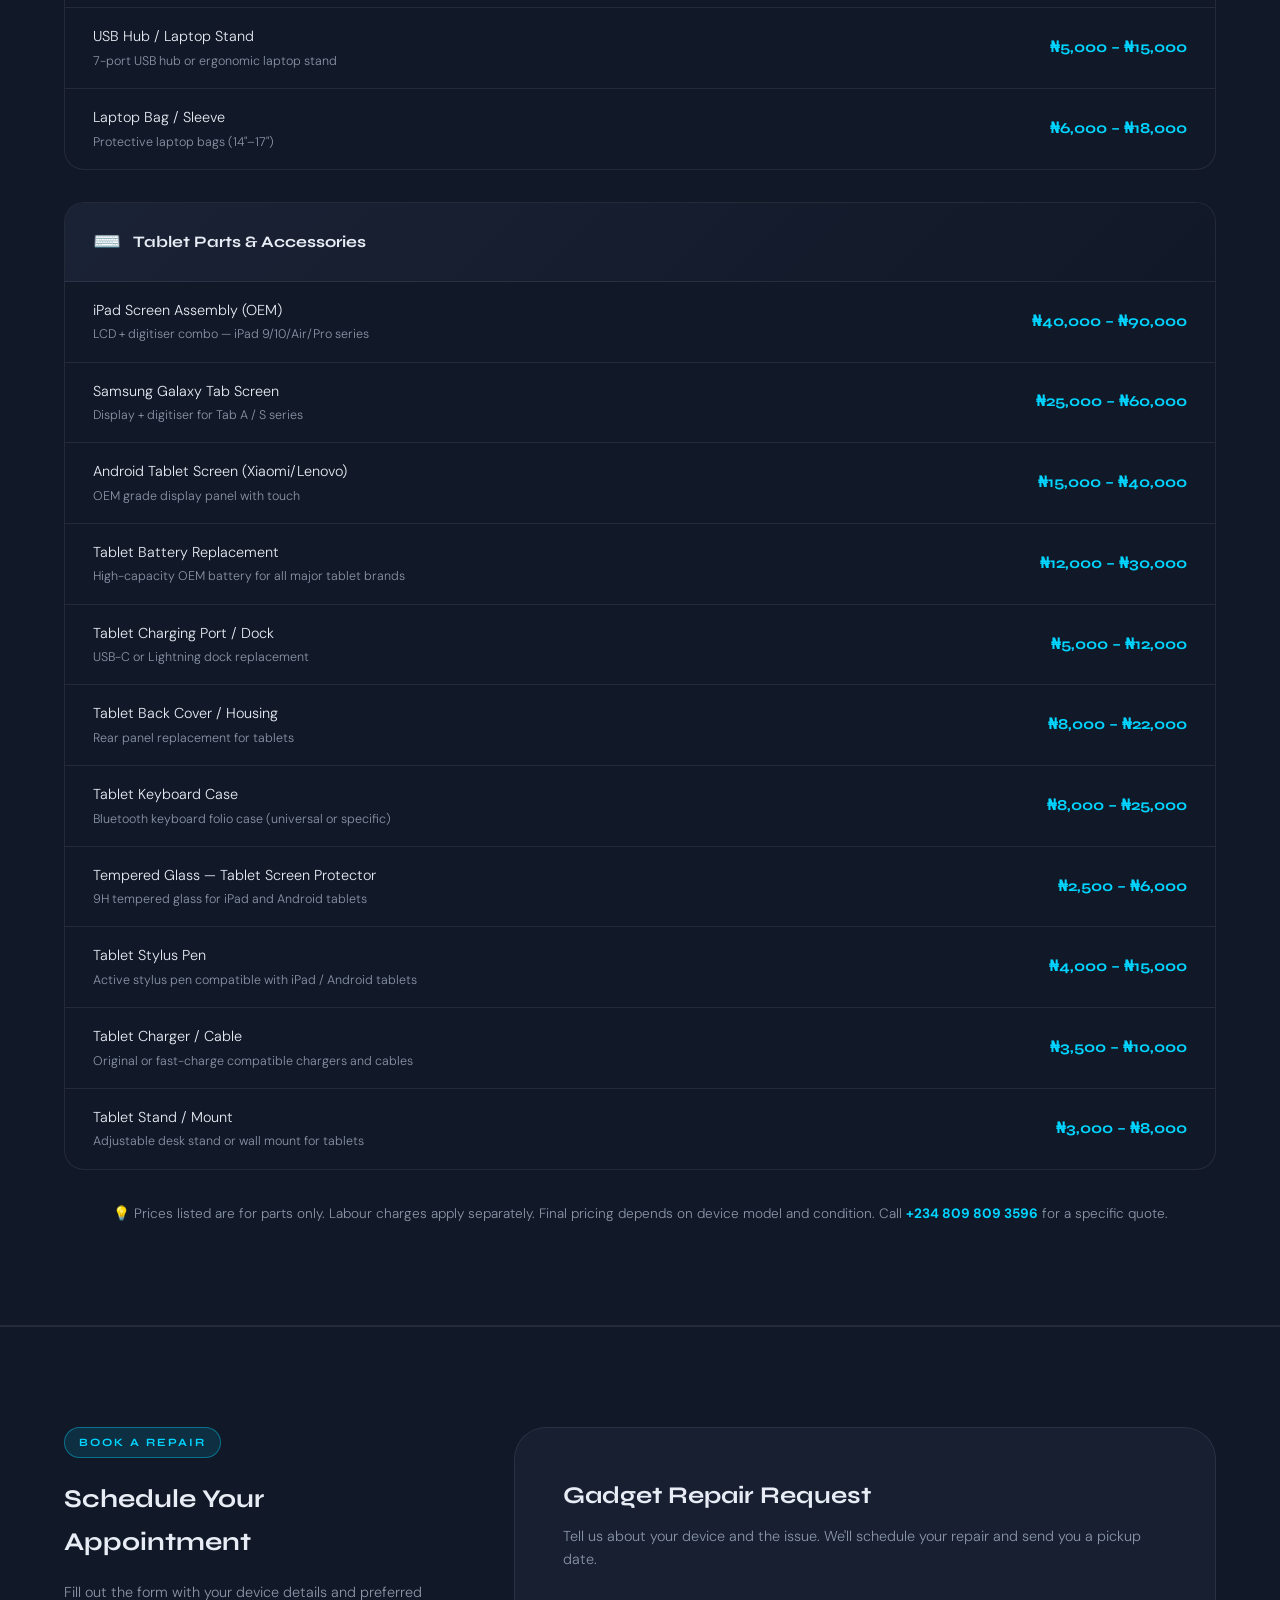
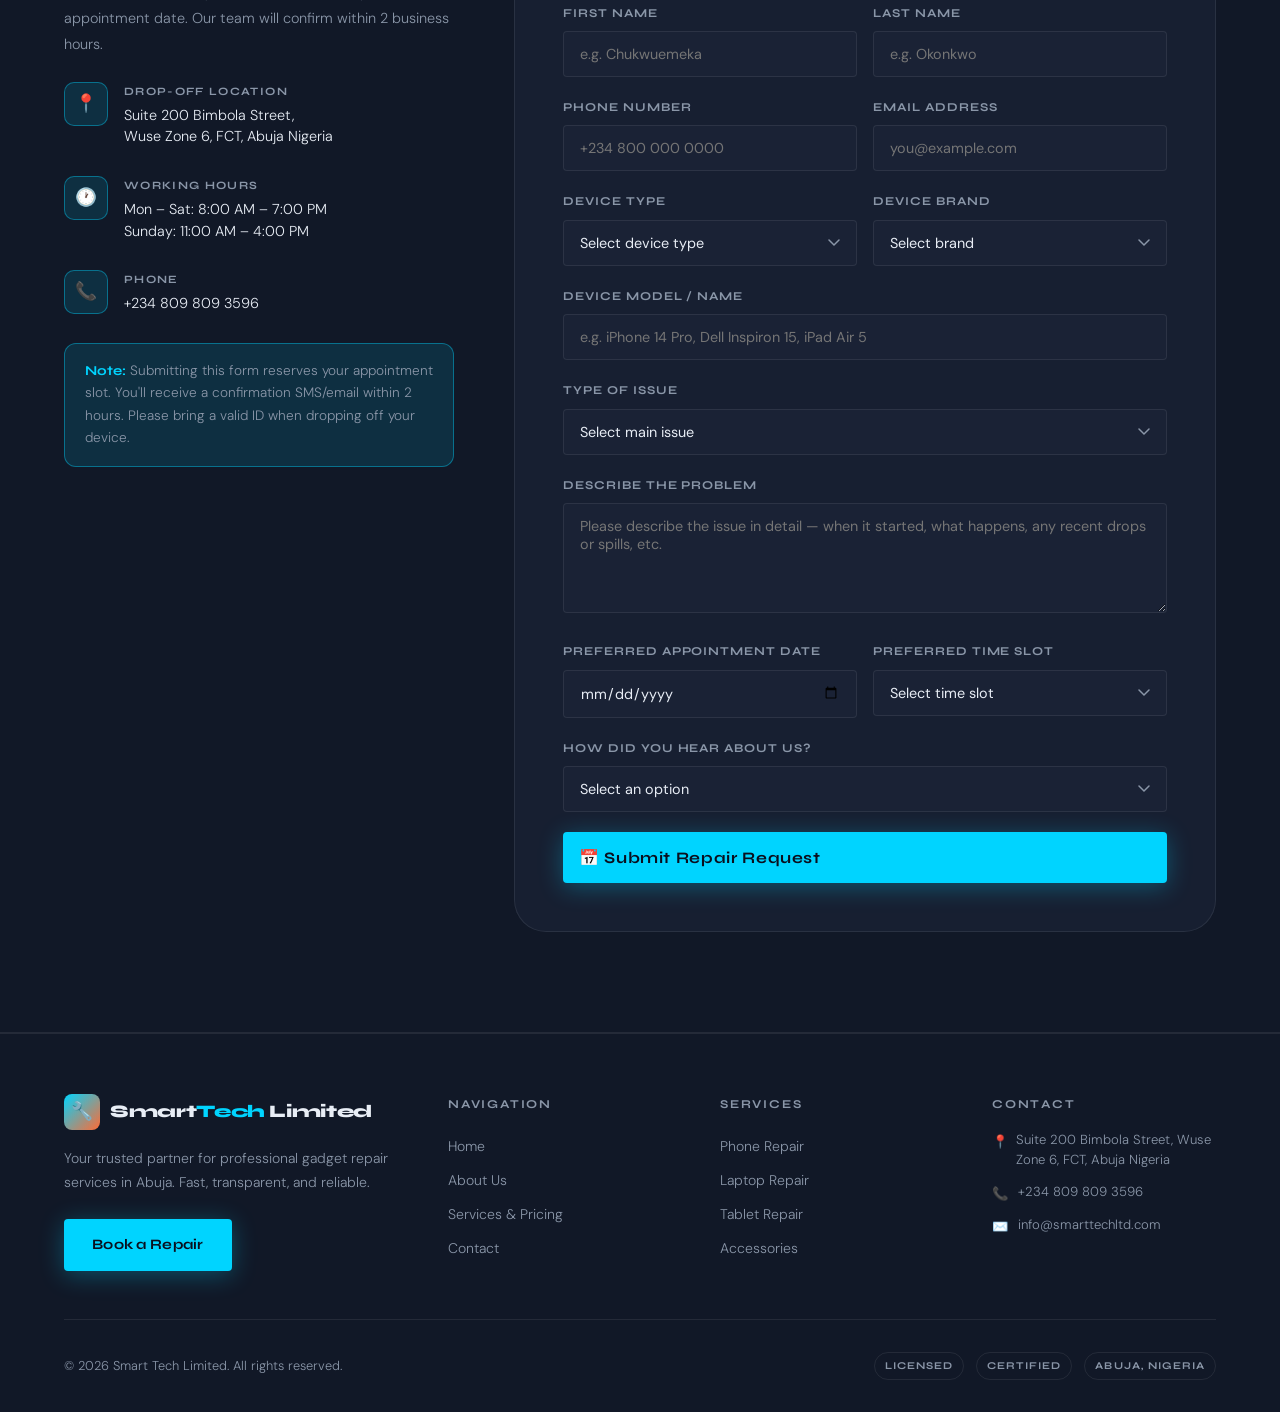
<file: Project1/services.html>
<!doctype html>
<html lang="en">
  <head>
    <meta charset="UTF-8" />
    <meta name="viewport" content="width=device-width, initial-scale=1.0" />
    <title>Services &amp; Pricing — Smart Tech Limited</title>
    <meta
      name="description"
      content="Repair services and accessories price list for phones, laptops and tablets. Book a repair appointment online."
    />
    <link rel="stylesheet" href="./assets/css/style.css" />
  </head>
  <body class="bg-noise">
    <!-- NAVIGATION -->
    <nav class="nav">
      <div class="container">
        <div class="nav-inner">
          <a href="index.html" class="nav-logo">
            <div class="nav-logo-icon">🔧</div>
            <span class="nav-logo-text">Smart<span>Tech</span></span>
          </a>
          <ul class="nav-links">
            <li><a href="index.html" class="nav-link">Home</a></li>
            <li><a href="about.html" class="nav-link">About</a></li>
            <li>
              <a href="services.html" class="nav-link active">Services</a>
            </li>
            <li><a href="contact.html" class="nav-link">Contact</a></li>
          </ul>
          <a href="#appointment" class="nav-cta">Book Repair</a>
        </div>
      </div>
    </nav>

    <!-- PAGE HERO -->
    <section class="services-hero">
      <div class="services-hero-bg"></div>
      <div class="page-hero-grid"></div>
      <div class="container" style="position: relative; z-index: 2">
        <div class="page-hero-breadcrumb">
          <a href="index.html" class="page-hero-breadcrumb-link">Home</a>
          <span class="page-hero-breadcrumb-sep">›</span>
          <span class="page-hero-breadcrumb-current">Services</span>
        </div>
        <div class="label-tag">Services &amp; Pricing</div>
        <h1 class="heading-xl" style="max-width: 700px">
          Expert Repairs,<br />
          <span class="text-accent">Fair Prices</span>
        </h1>
        <p class="hero-desc" style="margin-top: 20px">
          From screen replacements to motherboard-level diagnostics — browse our
          full service menu and transparent accessories price list, then book
          your appointment below.
        </p>
      </div>
    </section>

    <!-- SERVICES LIST -->
    <section class="section">
      <div class="container">
        <div class="section-header">
          <div class="label-tag">What We Repair</div>
          <h2 class="heading-lg">Our Repair Services</h2>
          <p class="section-subtitle" style="max-width: 560px">
            All repairs come with a 30-day workmanship warranty. A full
            diagnostic quote is provided before any work begins.
          </p>
        </div>

        <!-- Phones -->
        <div style="margin-bottom: 16px">
          <div class="label-tag" style="margin-bottom: 20px">
            📱 Smartphone Repairs
          </div>
        </div>

        <div class="service-full-card">
          <div class="service-full-icon">📱</div>
          <div>
            <div class="service-full-title">
              Screen &amp; Display Replacement
            </div>
            <p class="service-full-desc">
              Full LCD/AMOLED screen assembly replacement for all major brands —
              Samsung, iPhone, Tecno, Infinix, Xiaomi, OnePlus and more.
              Includes screen calibration and brightness test.
            </p>
            <div class="service-tags">
              <span class="service-tag">iPhone</span>
              <span class="service-tag">Samsung</span>
              <span class="service-tag">Tecno</span>
              <span class="service-tag">Xiaomi</span>
              <span class="service-tag">Infinix</span>
            </div>
          </div>
        </div>

        <div class="service-full-card">
          <div class="service-full-icon">🔋</div>
          <div>
            <div class="service-full-title">Battery Replacement</div>
            <p class="service-full-desc">
              Genuine or OEM replacement batteries for all smartphone models.
              Includes battery health test and charge cycle optimisation before
              handover.
            </p>
            <div class="service-tags">
              <span class="service-tag">All Android</span>
              <span class="service-tag">All iPhones</span>
              <span class="service-tag">OEM Parts</span>
            </div>
          </div>
        </div>

        <div class="service-full-card">
          <div class="service-full-icon">⚡</div>
          <div>
            <div class="service-full-title">
              Charging Port &amp; Jack Repair
            </div>
            <p class="service-full-desc">
              USB-C, Lightning, and micro-USB port cleaning, repair, or full
              replacement. Also includes headphone jack fixes and speaker grill
              cleaning.
            </p>
            <div class="service-tags">
              <span class="service-tag">USB-C</span>
              <span class="service-tag">Lightning</span>
              <span class="service-tag">Micro-USB</span>
            </div>
          </div>
        </div>

        <div class="service-full-card">
          <div class="service-full-icon">💧</div>
          <div>
            <div class="service-full-title">Water Damage Recovery</div>
            <p class="service-full-desc">
              Ultrasonic board cleaning, corrosion removal, component-level
              diagnostics and repair for water or liquid-damaged smartphones.
            </p>
            <div class="service-tags">
              <span class="service-tag">Ultrasonic Clean</span>
              <span class="service-tag">Board Repair</span>
              <span class="service-tag">Data Recovery</span>
            </div>
          </div>
        </div>

        <!-- Laptops -->
        <div style="margin: 40px 0 20px">
          <div class="label-tag" style="margin-bottom: 20px">
            💻 Laptop Repairs
          </div>
        </div>

        <div class="service-full-card">
          <div class="service-full-icon">💻</div>
          <div>
            <div class="service-full-title">
              Keyboard &amp; Trackpad Replacement
            </div>
            <p class="service-full-desc">
              Full keyboard assembly or individual key replacement for all
              laptop brands including Dell, HP, Lenovo, MacBook, Acer, and Asus.
            </p>
            <div class="service-tags">
              <span class="service-tag">Dell</span>
              <span class="service-tag">HP</span>
              <span class="service-tag">MacBook</span>
              <span class="service-tag">Lenovo</span>
              <span class="service-tag">Acer</span>
            </div>
          </div>
        </div>

        <div class="service-full-card">
          <div class="service-full-icon">🖥️</div>
          <div>
            <div class="service-full-title">Screen &amp; Hinge Repair</div>
            <p class="service-full-desc">
              Laptop display replacement (LCD/IPS), broken hinge repair or
              replacement, and backlight repair for all laptop sizes from 11" to
              17".
            </p>
            <div class="service-tags">
              <span class="service-tag">LCD</span>
              <span class="service-tag">IPS</span>
              <span class="service-tag">11"–17"</span>
            </div>
          </div>
        </div>

        <div class="service-full-card">
          <div class="service-full-icon">💾</div>
          <div>
            <div class="service-full-title">
              SSD / RAM Upgrade &amp; Data Recovery
            </div>
            <p class="service-full-desc">
              Upgrade your storage to SSD or add more RAM to boost performance.
              Full data migration included. Also offers professional data
              recovery from failed drives.
            </p>
            <div class="service-tags">
              <span class="service-tag">SSD Upgrade</span>
              <span class="service-tag">RAM Upgrade</span>
              <span class="service-tag">Data Migration</span>
              <span class="service-tag">Data Recovery</span>
            </div>
          </div>
        </div>

        <div class="service-full-card">
          <div class="service-full-icon">❄️</div>
          <div>
            <div class="service-full-title">Overheating &amp; Fan Repair</div>
            <p class="service-full-desc">
              Thermal paste replacement, heat sink cleaning, fan replacement,
              and full cooling system servicing to stop overheating and
              throttling.
            </p>
            <div class="service-tags">
              <span class="service-tag">Thermal Paste</span>
              <span class="service-tag">Fan Replacement</span>
              <span class="service-tag">Dust Cleaning</span>
            </div>
          </div>
        </div>

        <!-- Tablets -->
        <div style="margin: 40px 0 20px">
          <div class="label-tag" style="margin-bottom: 20px">
            ⌨️ Tablet Repairs
          </div>
        </div>

        <div class="service-full-card">
          <div class="service-full-icon">⌨️</div>
          <div>
            <div class="service-full-title">
              Touch Screen &amp; Digitiser Replacement
            </div>
            <p class="service-full-desc">
              Full glass + digitiser replacement for iPad, Samsung Galaxy Tab,
              Xiaomi Pad, Lenovo Tab and other major brands. Includes touch
              sensitivity calibration.
            </p>
            <div class="service-tags">
              <span class="service-tag">iPad</span>
              <span class="service-tag">Samsung Tab</span>
              <span class="service-tag">Xiaomi Pad</span>
              <span class="service-tag">Lenovo Tab</span>
            </div>
          </div>
        </div>

        <div class="service-full-card">
          <div class="service-full-icon">🔌</div>
          <div>
            <div class="service-full-title">
              Charging Dock &amp; Battery Service
            </div>
            <p class="service-full-desc">
              Charging dock replacement, battery swaps, and full power system
              diagnostics for tablets that won't charge or have poor battery
              life.
            </p>
            <div class="service-tags">
              <span class="service-tag">Battery Swap</span>
              <span class="service-tag">Dock Repair</span>
              <span class="service-tag">All Tablets</span>
            </div>
          </div>
        </div>
      </div>
    </section>

    <!-- PRICE LIST -->
    <section
      class="section"
      style="
        background: var(--color-surface);
        border-top: 1px solid var(--color-border);
        border-bottom: 1px solid var(--color-border);
      "
    >
      <div class="container">
        <div class="section-header-centered">
          <div class="label-tag">Accessories Price List</div>
          <h2 class="heading-lg">Parts &amp; Accessories Pricing</h2>
          <p class="section-subtitle">
            All prices are in Nigerian Naira (₦). Labour charges apply
            separately. Prices may vary by device model.
          </p>
        </div>

        <!-- Phone Accessories -->
        <div class="price-table-section">
          <div class="price-table-header">
            <span class="price-table-header-icon">📱</span>
            <span class="price-table-header-title"
              >Smartphone Accessories &amp; Parts</span
            >
          </div>
          <div class="price-row">
            <div>
              <div class="price-row-name">
                iPhone Screen (OEM) — iPhone 13/14/15
              </div>
              <div class="price-row-desc">
                Genuine OEM LCD/AMOLED assembly with digitiser
              </div>
            </div>
            <div class="price-row-amount">₦45,000 – ₦75,000</div>
          </div>
          <div class="price-row">
            <div>
              <div class="price-row-name">
                Samsung Screen (AMOLED) — S-series/A-series
              </div>
              <div class="price-row-desc">
                Genuine Samsung AMOLED panel with frame
              </div>
            </div>
            <div class="price-row-amount">₦30,000 – ₦65,000</div>
          </div>
          <div class="price-row">
            <div>
              <div class="price-row-name">
                Android Screen — Tecno / Infinix / Xiaomi
              </div>
              <div class="price-row-desc">
                OEM-grade LCD assembly, model dependent
              </div>
            </div>
            <div class="price-row-amount">₦8,000 – ₦25,000</div>
          </div>
          <div class="price-row">
            <div>
              <div class="price-row-name">
                iPhone Battery (OEM) — All Models
              </div>
              <div class="price-row-desc">
                Original capacity replacement battery
              </div>
            </div>
            <div class="price-row-amount">₦12,000 – ₦22,000</div>
          </div>
          <div class="price-row">
            <div>
              <div class="price-row-name">
                Android Battery — Universal / OEM
              </div>
              <div class="price-row-desc">
                High-capacity replacement, model dependent
              </div>
            </div>
            <div class="price-row-amount">₦5,000 – ₦15,000</div>
          </div>
          <div class="price-row">
            <div>
              <div class="price-row-name">USB-C / Lightning Charging Port</div>
              <div class="price-row-desc">
                Replacement charging dock connector
              </div>
            </div>
            <div class="price-row-amount">₦3,500 – ₦8,000</div>
          </div>
          <div class="price-row">
            <div>
              <div class="price-row-name">Rear Camera Glass / Module</div>
              <div class="price-row-desc">
                Back camera lens glass or full module replacement
              </div>
            </div>
            <div class="price-row-amount">₦4,000 – ₦18,000</div>
          </div>
          <div class="price-row">
            <div>
              <div class="price-row-name">Back Glass / Cover Panel</div>
              <div class="price-row-desc">
                Replacement rear housing or back glass
              </div>
            </div>
            <div class="price-row-amount">₦5,000 – ₦20,000</div>
          </div>
          <div class="price-row">
            <div>
              <div class="price-row-name">Earpiece Speaker</div>
              <div class="price-row-desc">
                OEM earpiece/front speaker replacement
              </div>
            </div>
            <div class="price-row-amount">₦2,500 – ₦6,000</div>
          </div>
          <div class="price-row">
            <div>
              <div class="price-row-name">Loudspeaker Module</div>
              <div class="price-row-desc">
                Bottom loudspeaker unit replacement
              </div>
            </div>
            <div class="price-row-amount">₦3,000 – ₦9,000</div>
          </div>
          <div class="price-row">
            <div>
              <div class="price-row-name">Microphone</div>
              <div class="price-row-desc">Primary mic replacement</div>
            </div>
            <div class="price-row-amount">₦2,000 – ₦5,000</div>
          </div>
          <div class="price-row">
            <div>
              <div class="price-row-name">SIM Card Tray / Reader</div>
              <div class="price-row-desc">
                SIM tray holder or SIM reader slot
              </div>
            </div>
            <div class="price-row-amount">₦1,500 – ₦4,000</div>
          </div>
          <div class="price-row">
            <div>
              <div class="price-row-name">Power / Volume / Flex Buttons</div>
              <div class="price-row-desc">Button flex cable replacement</div>
            </div>
            <div class="price-row-amount">₦2,000 – ₦5,000</div>
          </div>
          <div class="price-row">
            <div>
              <div class="price-row-name">Tempered Glass Screen Protector</div>
              <div class="price-row-desc">
                9H hardness premium glass protector (applied)
              </div>
            </div>
            <div class="price-row-amount">₦1,500 – ₦3,500</div>
          </div>
          <div class="price-row">
            <div>
              <div class="price-row-name">Phone Cases &amp; Covers</div>
              <div class="price-row-desc">
                Shockproof, silicone, clear cases — all brands
              </div>
            </div>
            <div class="price-row-amount">₦1,500 – ₦6,000</div>
          </div>
          <div class="price-row">
            <div>
              <div class="price-row-name">Original &amp; Fast Chargers</div>
              <div class="price-row-desc">
                18W/25W/67W fast charger heads + cables
              </div>
            </div>
            <div class="price-row-amount">₦4,000 – ₦12,000</div>
          </div>
        </div>

        <!-- Laptop Accessories -->
        <div class="price-table-section">
          <div class="price-table-header">
            <span class="price-table-header-icon">💻</span>
            <span class="price-table-header-title"
              >Laptop Parts &amp; Accessories</span
            >
          </div>
          <div class="price-row">
            <div>
              <div class="price-row-name">Laptop Screen (14" / 15.6" FHD)</div>
              <div class="price-row-desc">
                IPS full HD LCD panel replacement — brand dependent
              </div>
            </div>
            <div class="price-row-amount">₦35,000 – ₦80,000</div>
          </div>
          <div class="price-row">
            <div>
              <div class="price-row-name">Laptop Keyboard Assembly</div>
              <div class="price-row-desc">
                Full keyboard replacement for Dell, HP, Lenovo, Acer, Asus
              </div>
            </div>
            <div class="price-row-amount">₦18,000 – ₦45,000</div>
          </div>
          <div class="price-row">
            <div>
              <div class="price-row-name">Laptop Battery (Original / OEM)</div>
              <div class="price-row-desc">
                6-cell or 4-cell replacement battery packs
              </div>
            </div>
            <div class="price-row-amount">₦25,000 – ₦55,000</div>
          </div>
          <div class="price-row">
            <div>
              <div class="price-row-name">SSD — 256GB / 512GB / 1TB</div>
              <div class="price-row-desc">
                NVMe or SATA SSD (Samsung, Kingston, WD)
              </div>
            </div>
            <div class="price-row-amount">₦28,000 – ₦95,000</div>
          </div>
          <div class="price-row">
            <div>
              <div class="price-row-name">RAM — 4GB / 8GB / 16GB DDR4</div>
              <div class="price-row-desc">
                Laptop RAM sticks for upgrades (Kingston, Corsair)
              </div>
            </div>
            <div class="price-row-amount">₦12,000 – ₦45,000</div>
          </div>
          <div class="price-row">
            <div>
              <div class="price-row-name">Laptop Charger / Power Adapter</div>
              <div class="price-row-desc">
                Original or OEM-grade AC adapters — all wattages
              </div>
            </div>
            <div class="price-row-amount">₦8,000 – ₦22,000</div>
          </div>
          <div class="price-row">
            <div>
              <div class="price-row-name">Laptop Cooling Fan</div>
              <div class="price-row-desc">
                OEM CPU/GPU cooling fan replacement
              </div>
            </div>
            <div class="price-row-amount">₦8,500 – ₦20,000</div>
          </div>
          <div class="price-row">
            <div>
              <div class="price-row-name">Thermal Paste (High-Grade)</div>
              <div class="price-row-desc">
                Applied thermal compound replacement service
              </div>
            </div>
            <div class="price-row-amount">₦2,500 – ₦5,000</div>
          </div>
          <div class="price-row">
            <div>
              <div class="price-row-name">Hinge Kit (Left + Right)</div>
              <div class="price-row-desc">Laptop lid hinge set replacement</div>
            </div>
            <div class="price-row-amount">₦7,000 – ₦18,000</div>
          </div>
          <div class="price-row">
            <div>
              <div class="price-row-name">DC Power Jack / Charging Port</div>
              <div class="price-row-desc">
                Barrel / USB-C charging socket replacement
              </div>
            </div>
            <div class="price-row-amount">₦4,500 – ₦12,000</div>
          </div>
          <div class="price-row">
            <div>
              <div class="price-row-name">Laptop Bottom Shell / Cover</div>
              <div class="price-row-desc">Bottom chassis cover replacement</div>
            </div>
            <div class="price-row-amount">₦12,000 – ₦35,000</div>
          </div>
          <div class="price-row">
            <div>
              <div class="price-row-name">USB Hub / Laptop Stand</div>
              <div class="price-row-desc">
                7-port USB hub or ergonomic laptop stand
              </div>
            </div>
            <div class="price-row-amount">₦5,000 – ₦15,000</div>
          </div>
          <div class="price-row">
            <div>
              <div class="price-row-name">Laptop Bag / Sleeve</div>
              <div class="price-row-desc">Protective laptop bags (14"–17")</div>
            </div>
            <div class="price-row-amount">₦6,000 – ₦18,000</div>
          </div>
        </div>

        <!-- Tablet Accessories -->
        <div class="price-table-section">
          <div class="price-table-header">
            <span class="price-table-header-icon">⌨️</span>
            <span class="price-table-header-title"
              >Tablet Parts &amp; Accessories</span
            >
          </div>
          <div class="price-row">
            <div>
              <div class="price-row-name">iPad Screen Assembly (OEM)</div>
              <div class="price-row-desc">
                LCD + digitiser combo — iPad 9/10/Air/Pro series
              </div>
            </div>
            <div class="price-row-amount">₦40,000 – ₦90,000</div>
          </div>
          <div class="price-row">
            <div>
              <div class="price-row-name">Samsung Galaxy Tab Screen</div>
              <div class="price-row-desc">
                Display + digitiser for Tab A / S series
              </div>
            </div>
            <div class="price-row-amount">₦25,000 – ₦60,000</div>
          </div>
          <div class="price-row">
            <div>
              <div class="price-row-name">
                Android Tablet Screen (Xiaomi/Lenovo)
              </div>
              <div class="price-row-desc">
                OEM grade display panel with touch
              </div>
            </div>
            <div class="price-row-amount">₦15,000 – ₦40,000</div>
          </div>
          <div class="price-row">
            <div>
              <div class="price-row-name">Tablet Battery Replacement</div>
              <div class="price-row-desc">
                High-capacity OEM battery for all major tablet brands
              </div>
            </div>
            <div class="price-row-amount">₦12,000 – ₦30,000</div>
          </div>
          <div class="price-row">
            <div>
              <div class="price-row-name">Tablet Charging Port / Dock</div>
              <div class="price-row-desc">
                USB-C or Lightning dock replacement
              </div>
            </div>
            <div class="price-row-amount">₦5,000 – ₦12,000</div>
          </div>
          <div class="price-row">
            <div>
              <div class="price-row-name">Tablet Back Cover / Housing</div>
              <div class="price-row-desc">
                Rear panel replacement for tablets
              </div>
            </div>
            <div class="price-row-amount">₦8,000 – ₦22,000</div>
          </div>
          <div class="price-row">
            <div>
              <div class="price-row-name">Tablet Keyboard Case</div>
              <div class="price-row-desc">
                Bluetooth keyboard folio case (universal or specific)
              </div>
            </div>
            <div class="price-row-amount">₦8,000 – ₦25,000</div>
          </div>
          <div class="price-row">
            <div>
              <div class="price-row-name">
                Tempered Glass — Tablet Screen Protector
              </div>
              <div class="price-row-desc">
                9H tempered glass for iPad and Android tablets
              </div>
            </div>
            <div class="price-row-amount">₦2,500 – ₦6,000</div>
          </div>
          <div class="price-row">
            <div>
              <div class="price-row-name">Tablet Stylus Pen</div>
              <div class="price-row-desc">
                Active stylus pen compatible with iPad / Android tablets
              </div>
            </div>
            <div class="price-row-amount">₦4,000 – ₦15,000</div>
          </div>
          <div class="price-row">
            <div>
              <div class="price-row-name">Tablet Charger / Cable</div>
              <div class="price-row-desc">
                Original or fast-charge compatible chargers and cables
              </div>
            </div>
            <div class="price-row-amount">₦3,500 – ₦10,000</div>
          </div>
          <div class="price-row">
            <div>
              <div class="price-row-name">Tablet Stand / Mount</div>
              <div class="price-row-desc">
                Adjustable desk stand or wall mount for tablets
              </div>
            </div>
            <div class="price-row-amount">₦3,000 – ₦8,000</div>
          </div>
        </div>

        <p
          style="
            text-align: center;
            color: var(--color-text-muted);
            font-size: 0.85rem;
            margin-top: 12px;
          "
        >
          💡 Prices listed are for parts only. Labour charges apply separately.
          Final pricing depends on device model and condition. Call
          <strong style="color: var(--color-primary)">+234 809 809 3596</strong>
          for a specific quote.
        </p>
      </div>
    </section>

    <!-- APPOINTMENT FORM -->
    <section class="section appointment-section" id="appointment">
      <div class="container">
        <div class="appointment-grid">
          <div>
            <div class="label-tag">Book a Repair</div>
            <div class="appointment-info-title">Schedule Your Appointment</div>
            <p
              style="
                color: var(--color-text-muted);
                font-size: 0.9rem;
                line-height: 1.8;
                margin-bottom: 24px;
              "
            >
              Fill out the form with your device details and preferred
              appointment date. Our team will confirm within 2 business hours.
            </p>

            <div class="contact-info-item">
              <div class="contact-info-icon">📍</div>
              <div>
                <div class="contact-info-label">Drop-off Location</div>
                <div class="contact-info-value">
                  Suite 200 Bimbola Street,<br />Wuse Zone 6, FCT, Abuja Nigeria
                </div>
              </div>
            </div>
            <div class="contact-info-item">
              <div class="contact-info-icon">🕐</div>
              <div>
                <div class="contact-info-label">Working Hours</div>
                <div class="contact-info-value">
                  Mon – Sat: 8:00 AM – 7:00 PM<br />Sunday: 11:00 AM – 4:00 PM
                </div>
              </div>
            </div>
            <div class="contact-info-item">
              <div class="contact-info-icon">📞</div>
              <div>
                <div class="contact-info-label">Phone</div>
                <div class="contact-info-value">+234 809 809 3596</div>
              </div>
            </div>

            <div class="appointment-note">
              <strong>Note:</strong> Submitting this form reserves your
              appointment slot. You'll receive a confirmation SMS/email within 2
              hours. Please bring a valid ID when dropping off your device.
            </div>
          </div>

          <!-- THE FORM -->
          <div class="form-card">
            <div class="form-title">Gadget Repair Request</div>
            <p class="form-subtitle">
              Tell us about your device and the issue. We'll schedule your
              repair and send you a pickup date.
            </p>

            <div class="form-row">
              <div class="form-group">
                <label class="form-label" for="first-name">First Name</label>
                <input
                  class="form-input"
                  type="text"
                  id="first-name"
                  name="first_name"
                  placeholder="e.g. Chukwuemeka"
                  required
                />
              </div>
              <div class="form-group">
                <label class="form-label" for="last-name">Last Name</label>
                <input
                  class="form-input"
                  type="text"
                  id="last-name"
                  name="last_name"
                  placeholder="e.g. Okonkwo"
                  required
                />
              </div>
            </div>

            <div class="form-row">
              <div class="form-group">
                <label class="form-label" for="phone">Phone Number</label>
                <input
                  class="form-input"
                  type="tel"
                  id="phone"
                  name="phone"
                  placeholder="+234 800 000 0000"
                  required
                />
              </div>
              <div class="form-group">
                <label class="form-label" for="email">Email Address</label>
                <input
                  class="form-input"
                  type="email"
                  id="email"
                  name="email"
                  placeholder="you@example.com"
                />
              </div>
            </div>

            <div class="form-row">
              <div class="form-group">
                <label class="form-label" for="device-type">Device Type</label>
                <select
                  class="form-select"
                  id="device-type"
                  name="device_type"
                  required
                >
                  <option value="" disabled selected>Select device type</option>
                  <option value="smartphone">Smartphone</option>
                  <option value="laptop">Laptop</option>
                  <option value="tablet">Tablet</option>
                </select>
              </div>
              <div class="form-group">
                <label class="form-label" for="brand">Device Brand</label>
                <select class="form-select" id="brand" name="brand" required>
                  <option value="" disabled selected>Select brand</option>
                  <option value="apple">Apple (iPhone / iPad / MacBook)</option>
                  <option value="samsung">Samsung</option>
                  <option value="dell">Dell</option>
                  <option value="hp">HP</option>
                  <option value="lenovo">Lenovo</option>
                  <option value="xiaomi">Xiaomi</option>
                  <option value="tecno">Tecno</option>
                  <option value="infinix">Infinix</option>
                  <option value="itel">Itel</option>
                  <option value="acer">Acer</option>
                  <option value="asus">Asus</option>
                  <option value="other">Other</option>
                </select>
              </div>
            </div>

            <div class="form-group">
              <label class="form-label" for="model">Device Model / Name</label>
              <input
                class="form-input"
                type="text"
                id="model"
                name="device_model"
                placeholder="e.g. iPhone 14 Pro, Dell Inspiron 15, iPad Air 5"
                required
              />
            </div>

            <div class="form-group">
              <label class="form-label" for="issue-type">Type of Issue</label>
              <select
                class="form-select"
                id="issue-type"
                name="issue_type"
                required
              >
                <option value="" disabled selected>Select main issue</option>
                <option value="broken_screen">Broken / Cracked Screen</option>
                <option value="battery">Battery / Charging Problem</option>
                <option value="water_damage">Water / Liquid Damage</option>
                <option value="keyboard">Keyboard / Trackpad Issue</option>
                <option value="not_turning_on">Device Not Turning On</option>
                <option value="camera">Camera Problem</option>
                <option value="software">Software / OS Issue</option>
                <option value="speaker_mic">
                  Speaker / Microphone Problem
                </option>
                <option value="data_recovery">Data Recovery</option>
                <option value="overheating">Overheating</option>
                <option value="other">Other (describe below)</option>
              </select>
            </div>

            <div class="form-group">
              <label class="form-label" for="description"
                >Describe the Problem</label
              >
              <textarea
                class="form-textarea"
                id="description"
                name="description"
                placeholder="Please describe the issue in detail — when it started, what happens, any recent drops or spills, etc."
                required
              ></textarea>
            </div>

            <div class="form-row">
              <div class="form-group">
                <label class="form-label" for="appt-date"
                  >Preferred Appointment Date</label
                >
                <input
                  class="form-input"
                  type="date"
                  id="appt-date"
                  name="appointment_date"
                  required
                />
              </div>
              <div class="form-group">
                <label class="form-label" for="appt-time"
                  >Preferred Time Slot</label
                >
                <select
                  class="form-select"
                  id="appt-time"
                  name="appointment_time"
                  required
                >
                  <option value="" disabled selected>Select time slot</option>
                  <option value="08:00">8:00 AM – 9:00 AM</option>
                  <option value="09:00">9:00 AM – 10:00 AM</option>
                  <option value="10:00">10:00 AM – 11:00 AM</option>
                  <option value="11:00">11:00 AM – 12:00 PM</option>
                  <option value="12:00">12:00 PM – 1:00 PM</option>
                  <option value="13:00">1:00 PM – 2:00 PM</option>
                  <option value="14:00">2:00 PM – 3:00 PM</option>
                  <option value="15:00">3:00 PM – 4:00 PM</option>
                  <option value="16:00">4:00 PM – 5:00 PM</option>
                  <option value="17:00">5:00 PM – 6:00 PM</option>
                </select>
              </div>
            </div>

            <div class="form-group">
              <label class="form-label" for="how-heard"
                >How Did You Hear About Us?</label
              >
              <select class="form-select" id="how-heard" name="referral_source">
                <option value="" disabled selected>Select an option</option>
                <option value="google">Google Search</option>
                <option value="social">Social Media</option>
                <option value="referral">Friend / Family Referral</option>
                <option value="walk_in">Walk-in / Signboard</option>
                <option value="other">Other</option>
              </select>
            </div>

            <button class="btn btn-primary btn-lg form-submit" type="submit">
              📅 Submit Repair Request
            </button>
          </div>
        </div>
      </div>
    </section>

    <!-- FOOTER -->
    <footer class="footer">
      <div class="container">
        <div class="footer-top">
          <div>
            <a href="index.html" class="nav-logo">
              <div class="nav-logo-icon">🔧</div>
              <span class="nav-logo-text">Smart<span>Tech</span> Limited</span>
            </a>
            <p class="footer-brand-desc">
              Your trusted partner for professional gadget repair services in
              Abuja. Fast, transparent, and reliable.
            </p>
            <a href="#appointment" class="btn btn-primary">Book a Repair</a>
          </div>
          <div>
            <div class="footer-heading">Navigation</div>
            <a href="index.html" class="footer-link">Home</a>
            <a href="about.html" class="footer-link">About Us</a>
            <a href="services.html" class="footer-link"
              >Services &amp; Pricing</a
            >
            <a href="contact.html" class="footer-link">Contact</a>
          </div>
          <div>
            <div class="footer-heading">Services</div>
            <a href="services.html" class="footer-link">Phone Repair</a>
            <a href="services.html" class="footer-link">Laptop Repair</a>
            <a href="services.html" class="footer-link">Tablet Repair</a>
            <a href="services.html" class="footer-link">Accessories</a>
          </div>
          <div>
            <div class="footer-heading">Contact</div>
            <div class="footer-contact-item">
              <span class="footer-contact-icon">📍</span>
              Suite 200 Bimbola Street, Wuse Zone 6, FCT, Abuja Nigeria
            </div>
            <div class="footer-contact-item">
              <span class="footer-contact-icon">📞</span>
              +234 809 809 3596
            </div>
            <div class="footer-contact-item">
              <span class="footer-contact-icon">✉️</span>
              info@smarttechltd.com
            </div>
          </div>
        </div>
        <div class="footer-bottom">
          <span class="footer-copy"
            >© 2026 Smart Tech Limited. All rights reserved.</span
          >
          <div class="footer-badges">
            <span class="footer-badge">Licensed</span>
            <span class="footer-badge">Certified</span>
            <span class="footer-badge">Abuja, Nigeria</span>
          </div>
        </div>
      </div>
    </footer>
  </body>
</html>
</file>
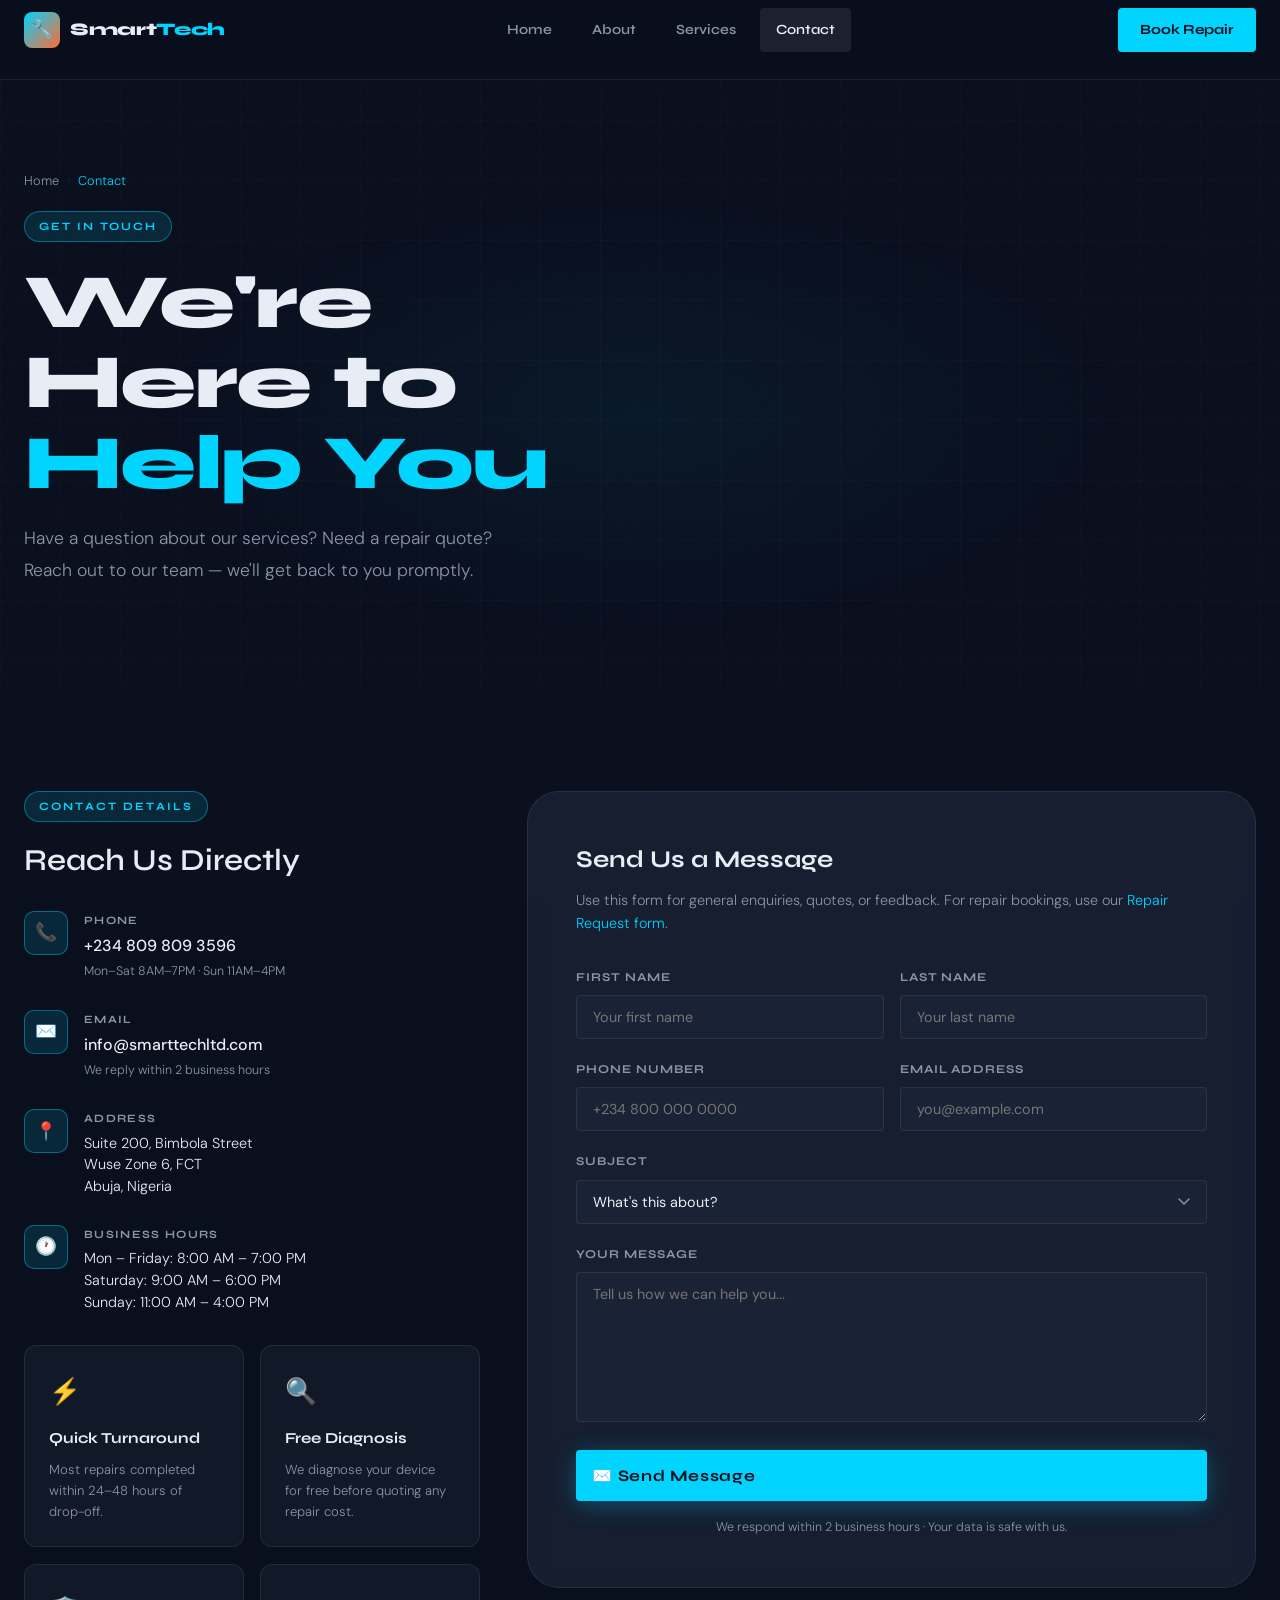
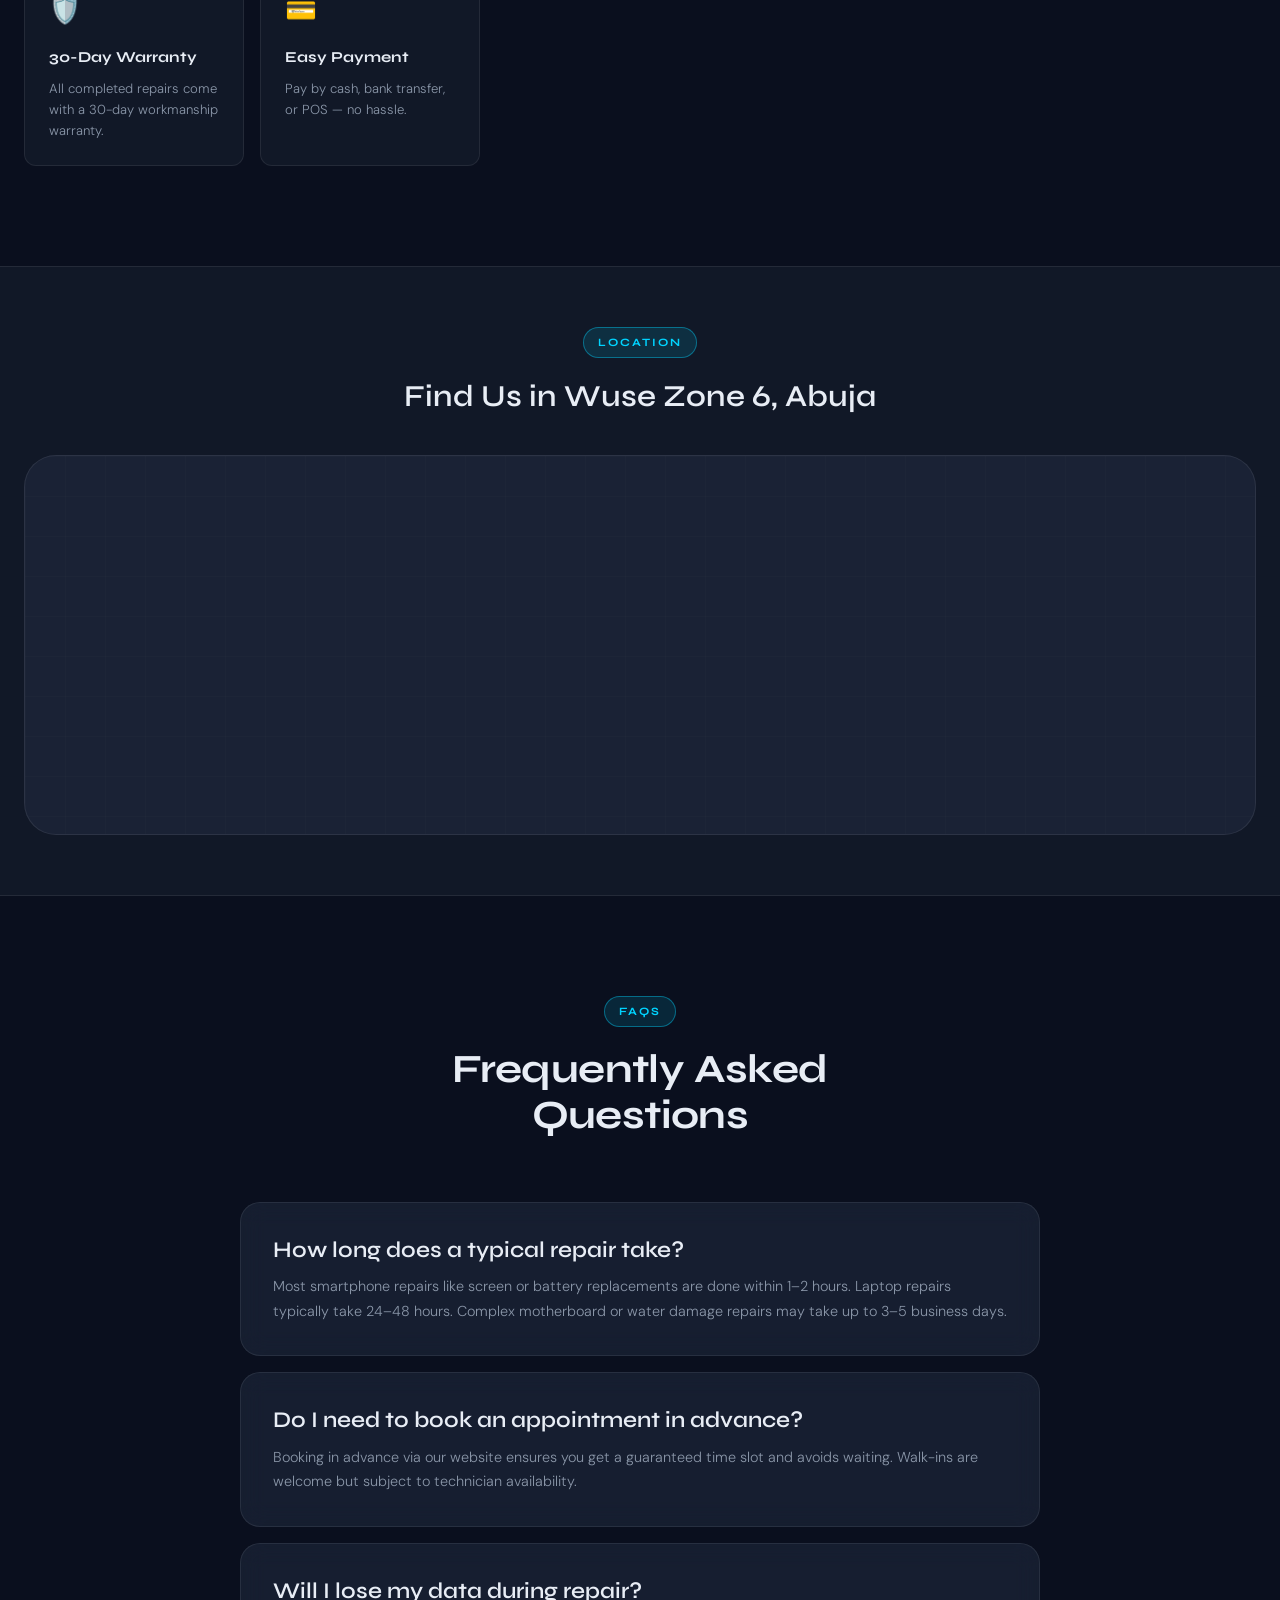
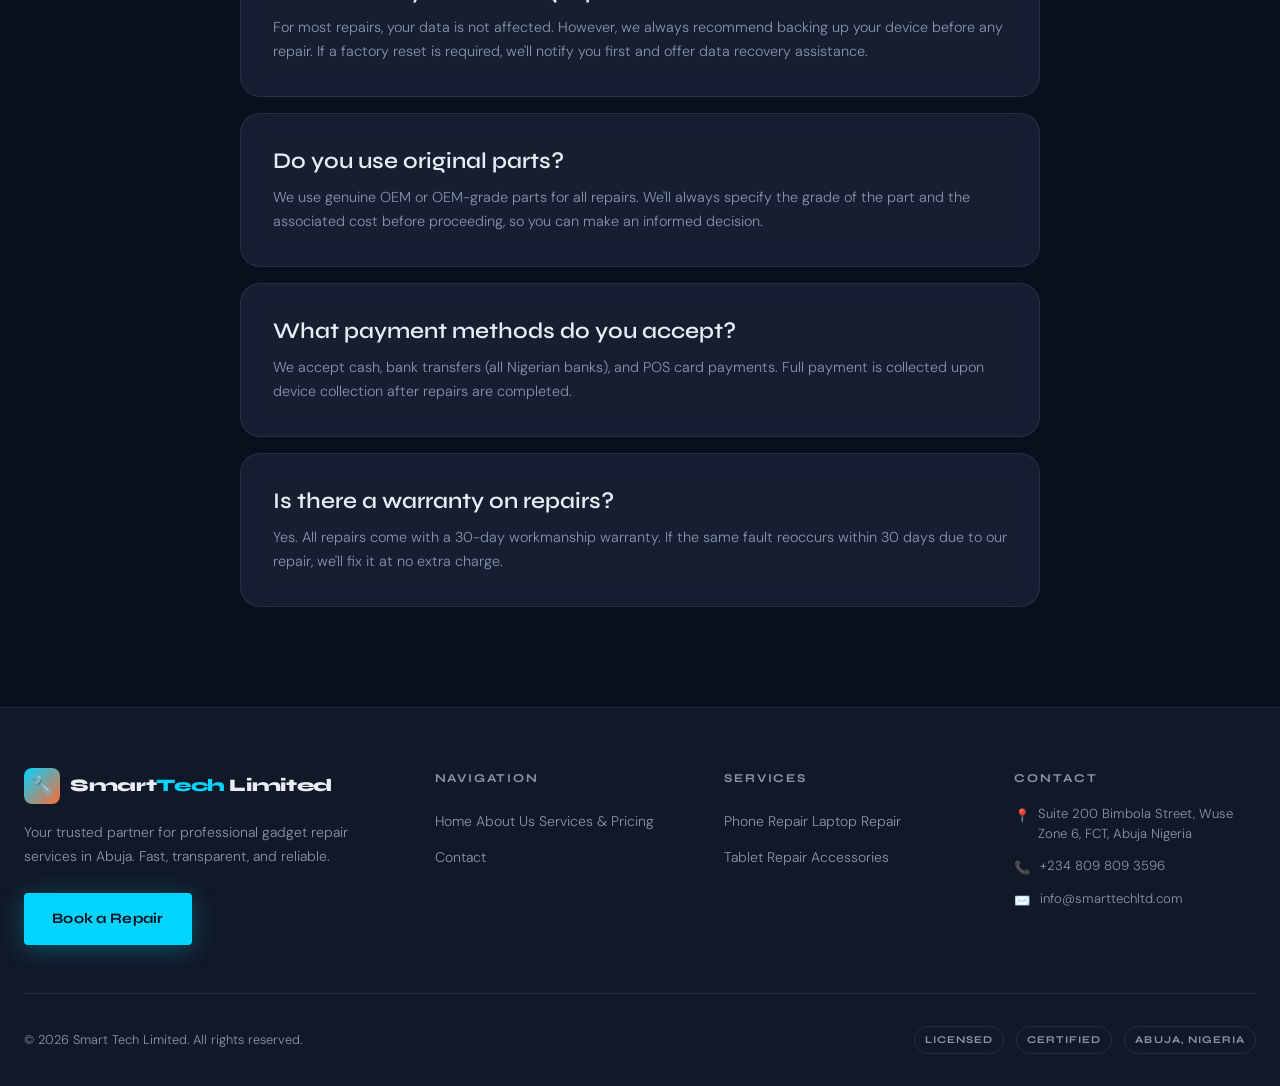
<file: Project2/contact.html>
<!doctype html>
<html lang="en">
  <head>
    <meta charset="UTF-8" />
    <meta name="viewport" content="width=device-width, initial-scale=1.0" />
    <title>Contact Us — Smart Tech Limited</title>
    <meta
      name="description"
      content="Contact Smart Tech Limited in Abuja. Phone, email, or visit us at Suite 200 Bimbola Street, Wuse Zone 6."
    />
    <link rel="stylesheet" href="./assets/css/style.css" />
  </head>
  <body class="bg-noise">
    <!-- NAVIGATION -->
    <nav class="nav">
      <div class="container">
        <div class="nav-inner">
          <a href="index.html" class="nav-logo">
            <div class="nav-logo-icon">🔧</div>
            <span class="nav-logo-text">Smart<span>Tech</span></span>
          </a>
          <ul class="nav-links">
            <li><a href="index.html" class="nav-link">Home</a></li>
            <li><a href="about.html" class="nav-link">About</a></li>
            <li><a href="services.html" class="nav-link">Services</a></li>
            <li><a href="contact.html" class="nav-link active">Contact</a></li>
          </ul>
          <a href="services.html#appointment" class="nav-cta">Book Repair</a>
          <!-- Mobile hamburger (CSS-only using <details>) -->
          <details class="nav-menu" role="dialog" aria-label="Navigation">
            <summary
              class="nav-toggle"
              aria-haspopup="true"
              aria-expanded="false"
            >
              <span class="burger" aria-hidden="true"></span>
            </summary>
            <div class="nav-panel">
              <ul class="nav-links-mobile">
                <li><a href="index.html" class="nav-link">Home</a></li>
                <li><a href="about.html" class="nav-link">About</a></li>
                <li><a href="services.html" class="nav-link">Services</a></li>
                <li>
                  <a href="contact.html" class="nav-link active">Contact</a>
                </li>
              </ul>
              <a href="services.html#appointment" class="nav-cta nav-cta-mobile"
                >Book Repair</a
              >
            </div>
          </details>
        </div>
      </div>
    </nav>

    <!-- PAGE HERO -->
    <section class="page-hero">
      <div class="page-hero-bg"></div>
      <div class="page-hero-grid"></div>
      <div class="container" style="position: relative; z-index: 2">
        <div class="page-hero-breadcrumb">
          <a href="index.html" class="page-hero-breadcrumb-link">Home</a>
          <span class="page-hero-breadcrumb-sep">›</span>
          <span class="page-hero-breadcrumb-current">Contact</span>
        </div>
        <div class="label-tag">Get in Touch</div>
        <h1 class="heading-xl" style="max-width: 600px">
          We're Here to<br />
          <span class="text-primary">Help You</span>
        </h1>
        <p class="hero-desc" style="margin-top: 20px">
          Have a question about our services? Need a repair quote? Reach out to
          our team — we'll get back to you promptly.
        </p>
      </div>
    </section>

    <!-- CONTACT DETAILS + FORM -->
    <section class="section">
      <div class="container">
        <div class="contact-grid">
          <!-- LEFT: Contact Info -->
          <div>
            <div class="label-tag">Contact Details</div>
            <h2 class="heading-md" style="margin-bottom: 32px">
              Reach Us Directly
            </h2>

            <div class="contact-info-item">
              <div class="contact-info-icon">📞</div>
              <div>
                <div class="contact-info-label">Phone</div>
                <div
                  class="contact-info-value"
                  style="font-size: 1rem; font-weight: 500"
                >
                  +234 809 809 3596
                </div>
                <div
                  style="
                    font-size: 0.78rem;
                    color: var(--color-text-muted);
                    margin-top: 3px;
                  "
                >
                  Mon–Sat 8AM–7PM · Sun 11AM–4PM
                </div>
              </div>
            </div>

            <div class="contact-info-item">
              <div class="contact-info-icon">✉️</div>
              <div>
                <div class="contact-info-label">Email</div>
                <div
                  class="contact-info-value"
                  style="font-size: 1rem; font-weight: 500"
                >
                  info@smarttechltd.com
                </div>
                <div
                  style="
                    font-size: 0.78rem;
                    color: var(--color-text-muted);
                    margin-top: 3px;
                  "
                >
                  We reply within 2 business hours
                </div>
              </div>
            </div>

            <div class="contact-info-item">
              <div class="contact-info-icon">📍</div>
              <div>
                <div class="contact-info-label">Address</div>
                <div class="contact-info-value">
                  Suite 200, Bimbola Street<br />Wuse Zone 6, FCT<br />Abuja,
                  Nigeria
                </div>
              </div>
            </div>

            <div class="contact-info-item">
              <div class="contact-info-icon">🕐</div>
              <div>
                <div class="contact-info-label">Business Hours</div>
                <div class="contact-info-value">
                  Mon – Friday: 8:00 AM – 7:00 PM<br />
                  Saturday: 9:00 AM – 6:00 PM<br />
                  Sunday: 11:00 AM – 4:00 PM
                </div>
              </div>
            </div>

            <!-- Info Cards -->
            <div
              style="
                display: grid;
                grid-template-columns: 1fr 1fr;
                gap: 16px;
                margin-top: 32px;
              "
            >
              <div class="value-card">
                <div class="value-card-icon">⚡</div>
                <div class="value-card-title">Quick Turnaround</div>
                <p class="value-card-text">
                  Most repairs completed within 24–48 hours of drop-off.
                </p>
              </div>
              <div class="value-card">
                <div class="value-card-icon">🔍</div>
                <div class="value-card-title">Free Diagnosis</div>
                <p class="value-card-text">
                  We diagnose your device for free before quoting any repair
                  cost.
                </p>
              </div>
              <div class="value-card">
                <div class="value-card-icon">🛡️</div>
                <div class="value-card-title">30-Day Warranty</div>
                <p class="value-card-text">
                  All completed repairs come with a 30-day workmanship warranty.
                </p>
              </div>
              <div class="value-card">
                <div class="value-card-icon">💳</div>
                <div class="value-card-title">Easy Payment</div>
                <p class="value-card-text">
                  Pay by cash, bank transfer, or POS — no hassle.
                </p>
              </div>
            </div>
          </div>

          <!-- RIGHT: Contact Form -->
          <div>
            <div class="form-card">
              <div class="form-title">Send Us a Message</div>
              <p class="form-subtitle">
                Use this form for general enquiries, quotes, or feedback. For
                repair bookings, use our
                <a
                  href="services.html#appointment"
                  style="color: var(--color-primary)"
                  >Repair Request form</a
                >.
              </p>

              <div class="form-row">
                <div class="form-group">
                  <label class="form-label" for="c-first-name"
                    >First Name</label
                  >
                  <input
                    class="form-input"
                    type="text"
                    id="c-first-name"
                    name="first_name"
                    placeholder="Your first name"
                    required
                  />
                </div>
                <div class="form-group">
                  <label class="form-label" for="c-last-name">Last Name</label>
                  <input
                    class="form-input"
                    type="text"
                    id="c-last-name"
                    name="last_name"
                    placeholder="Your last name"
                    required
                  />
                </div>
              </div>

              <div class="form-row">
                <div class="form-group">
                  <label class="form-label" for="c-phone">Phone Number</label>
                  <input
                    class="form-input"
                    type="tel"
                    id="c-phone"
                    name="phone"
                    placeholder="+234 800 000 0000"
                  />
                </div>
                <div class="form-group">
                  <label class="form-label" for="c-email">Email Address</label>
                  <input
                    class="form-input"
                    type="email"
                    id="c-email"
                    name="email"
                    placeholder="you@example.com"
                    required
                  />
                </div>
              </div>

              <div class="form-group">
                <label class="form-label" for="c-subject">Subject</label>
                <select
                  class="form-select"
                  id="c-subject"
                  name="subject"
                  required
                >
                  <option value="" disabled selected>What's this about?</option>
                  <option value="repair_quote">Repair Quote / Enquiry</option>
                  <option value="parts_price">
                    Parts &amp; Accessories Pricing
                  </option>
                  <option value="appointment">Appointment Question</option>
                  <option value="complaint">Complaint / Issue</option>
                  <option value="compliment">Compliment / Feedback</option>
                  <option value="partnership">Partnership / Business</option>
                  <option value="other">Other</option>
                </select>
              </div>

              <div class="form-group">
                <label class="form-label" for="c-message">Your Message</label>
                <textarea
                  class="form-textarea"
                  id="c-message"
                  name="message"
                  style="min-height: 150px"
                  placeholder="Tell us how we can help you..."
                  required
                ></textarea>
              </div>

              <button class="btn btn-primary btn-lg form-submit" type="submit">
                ✉️ Send Message
              </button>

              <p
                style="
                  text-align: center;
                  font-size: 0.78rem;
                  color: var(--color-text-muted);
                  margin-top: 16px;
                "
              >
                We respond within 2 business hours · Your data is safe with us.
              </p>
            </div>
          </div>
        </div>
      </div>
    </section>

    <!-- MAP PLACEHOLDER -->
    <section
      class="section-sm"
      style="
        background: var(--color-surface);
        border-top: 1px solid var(--color-border);
        border-bottom: 1px solid var(--color-border);
      "
    >
      <div class="container">
        <div class="section-header-centered" style="margin-bottom: 40px">
          <div class="label-tag">Location</div>
          <h2 class="heading-md">Find Us in Wuse Zone 6, Abuja</h2>
        </div>

        <!-- Map embed placeholder styled to match dark theme -->
        <div
          style="
            background: var(--color-surface-2);
            border: 1px solid var(--color-border);
            border-radius: var(--radius-xl);
            height: 380px;
            display: flex;
            flex-direction: column;
            align-items: center;
            justify-content: center;
            gap: 16px;
            position: relative;
            overflow: hidden;
          "
        >
          <div
            style="
              position: absolute;
              inset: 0;
              background:
                linear-gradient(rgba(255, 255, 255, 0.01) 1px, transparent 1px),
                linear-gradient(
                  90deg,
                  rgba(255, 255, 255, 0.01) 1px,
                  transparent 1px
                );
              background-size: 40px 40px;
            "
          ></div>
          <!-- <div style="font-size: 3rem; position: relative; z-index: 2">📍</div> -->
          <div style="text-align: center; position: relative; z-index: 2">
            <iframe
              title="Smart Tech Limited Location"
              src="https://www.google.com/maps/embed?pb=!1m18!1m12!1m3!1d3944.441086835419!2d7.447871315334644!3d9.07205997920309!2m3!1f0!2f0!3f0!3m2!1i1024!2i768!4f13.1!3m3!1m2!1s0x104e0adfb407e8bb%3A0xf1d30e620b327ca3!2sZone%206%2C%20Abuja%2C%20Federal%20Capital%20Territory%2C%20Nigeria!5e0!3m2!1sen!2sus!4v1700000000000"
              width="100%"
              height="600px"
              style="border: 0; filter: grayscale(100%) opacity(80%)"
              allowfullscreen=""
              loading="lazy"
              referrerpolicy="no-referrer-when-downgrade"
              class="mapframe"
            ></iframe>
          </div>
        </div>
      </div>
    </section>

    <!-- FAQ -->
    <section class="section">
      <div class="container">
        <div class="section-header-centered">
          <div class="label-tag">FAQs</div>
          <h2 class="heading-lg">Frequently Asked Questions</h2>
        </div>

        <div style="max-width: 800px; margin: 0 auto; display: grid; gap: 16px">
          <div class="card">
            <div class="heading-sm" style="margin-bottom: 10px">
              How long does a typical repair take?
            </div>
            <p
              style="
                color: var(--color-text-muted);
                font-size: 0.9rem;
                line-height: 1.7;
              "
            >
              Most smartphone repairs like screen or battery replacements are
              done within 1–2 hours. Laptop repairs typically take 24–48 hours.
              Complex motherboard or water damage repairs may take up to 3–5
              business days.
            </p>
          </div>
          <div class="card">
            <div class="heading-sm" style="margin-bottom: 10px">
              Do I need to book an appointment in advance?
            </div>
            <p
              style="
                color: var(--color-text-muted);
                font-size: 0.9rem;
                line-height: 1.7;
              "
            >
              Booking in advance via our website ensures you get a guaranteed
              time slot and avoids waiting. Walk-ins are welcome but subject to
              technician availability.
            </p>
          </div>
          <div class="card">
            <div class="heading-sm" style="margin-bottom: 10px">
              Will I lose my data during repair?
            </div>
            <p
              style="
                color: var(--color-text-muted);
                font-size: 0.9rem;
                line-height: 1.7;
              "
            >
              For most repairs, your data is not affected. However, we always
              recommend backing up your device before any repair. If a factory
              reset is required, we'll notify you first and offer data recovery
              assistance.
            </p>
          </div>
          <div class="card">
            <div class="heading-sm" style="margin-bottom: 10px">
              Do you use original parts?
            </div>
            <p
              style="
                color: var(--color-text-muted);
                font-size: 0.9rem;
                line-height: 1.7;
              "
            >
              We use genuine OEM or OEM-grade parts for all repairs. We'll
              always specify the grade of the part and the associated cost
              before proceeding, so you can make an informed decision.
            </p>
          </div>
          <div class="card">
            <div class="heading-sm" style="margin-bottom: 10px">
              What payment methods do you accept?
            </div>
            <p
              style="
                color: var(--color-text-muted);
                font-size: 0.9rem;
                line-height: 1.7;
              "
            >
              We accept cash, bank transfers (all Nigerian banks), and POS card
              payments. Full payment is collected upon device collection after
              repairs are completed.
            </p>
          </div>
          <div class="card">
            <div class="heading-sm" style="margin-bottom: 10px">
              Is there a warranty on repairs?
            </div>
            <p
              style="
                color: var(--color-text-muted);
                font-size: 0.9rem;
                line-height: 1.7;
              "
            >
              Yes. All repairs come with a 30-day workmanship warranty. If the
              same fault reoccurs within 30 days due to our repair, we'll fix it
              at no extra charge.
            </p>
          </div>
        </div>
      </div>
    </section>

    <!-- FOOTER -->
    <footer class="footer">
      <div class="container">
        <div class="footer-top">
          <div>
            <a href="index.html" class="nav-logo">
              <div class="nav-logo-icon">🔧</div>
              <span class="nav-logo-text">Smart<span>Tech</span> Limited</span>
            </a>
            <p class="footer-brand-desc">
              Your trusted partner for professional gadget repair services in
              Abuja. Fast, transparent, and reliable.
            </p>
            <a href="services.html#appointment" class="btn btn-primary"
              >Book a Repair</a
            >
          </div>
          <div>
            <div class="footer-heading">Navigation</div>
            <a href="index.html" class="footer-link">Home</a>
            <a href="about.html" class="footer-link">About Us</a>
            <a href="services.html" class="footer-link"
              >Services &amp; Pricing</a
            >
            <a href="contact.html" class="footer-link">Contact</a>
          </div>
          <div>
            <div class="footer-heading">Services</div>
            <a href="services.html" class="footer-link">Phone Repair</a>
            <a href="services.html" class="footer-link">Laptop Repair</a>
            <a href="services.html" class="footer-link">Tablet Repair</a>
            <a href="services.html" class="footer-link">Accessories</a>
          </div>
          <div>
            <div class="footer-heading">Contact</div>
            <div class="footer-contact-item">
              <span class="footer-contact-icon">📍</span>
              Suite 200 Bimbola Street, Wuse Zone 6, FCT, Abuja Nigeria
            </div>
            <div class="footer-contact-item">
              <span class="footer-contact-icon">📞</span>
              +234 809 809 3596
            </div>
            <div class="footer-contact-item">
              <span class="footer-contact-icon">✉️</span>
              info@smarttechltd.com
            </div>
          </div>
        </div>
        <div class="footer-bottom">
          <span class="footer-copy"
            >© 2026 Smart Tech Limited. All rights reserved.</span
          >
          <div class="footer-badges">
            <span class="footer-badge">Licensed</span>
            <span class="footer-badge">Certified</span>
            <span class="footer-badge">Abuja, Nigeria</span>
          </div>
        </div>
      </div>
    </footer>
  </body>
</html>
</file>
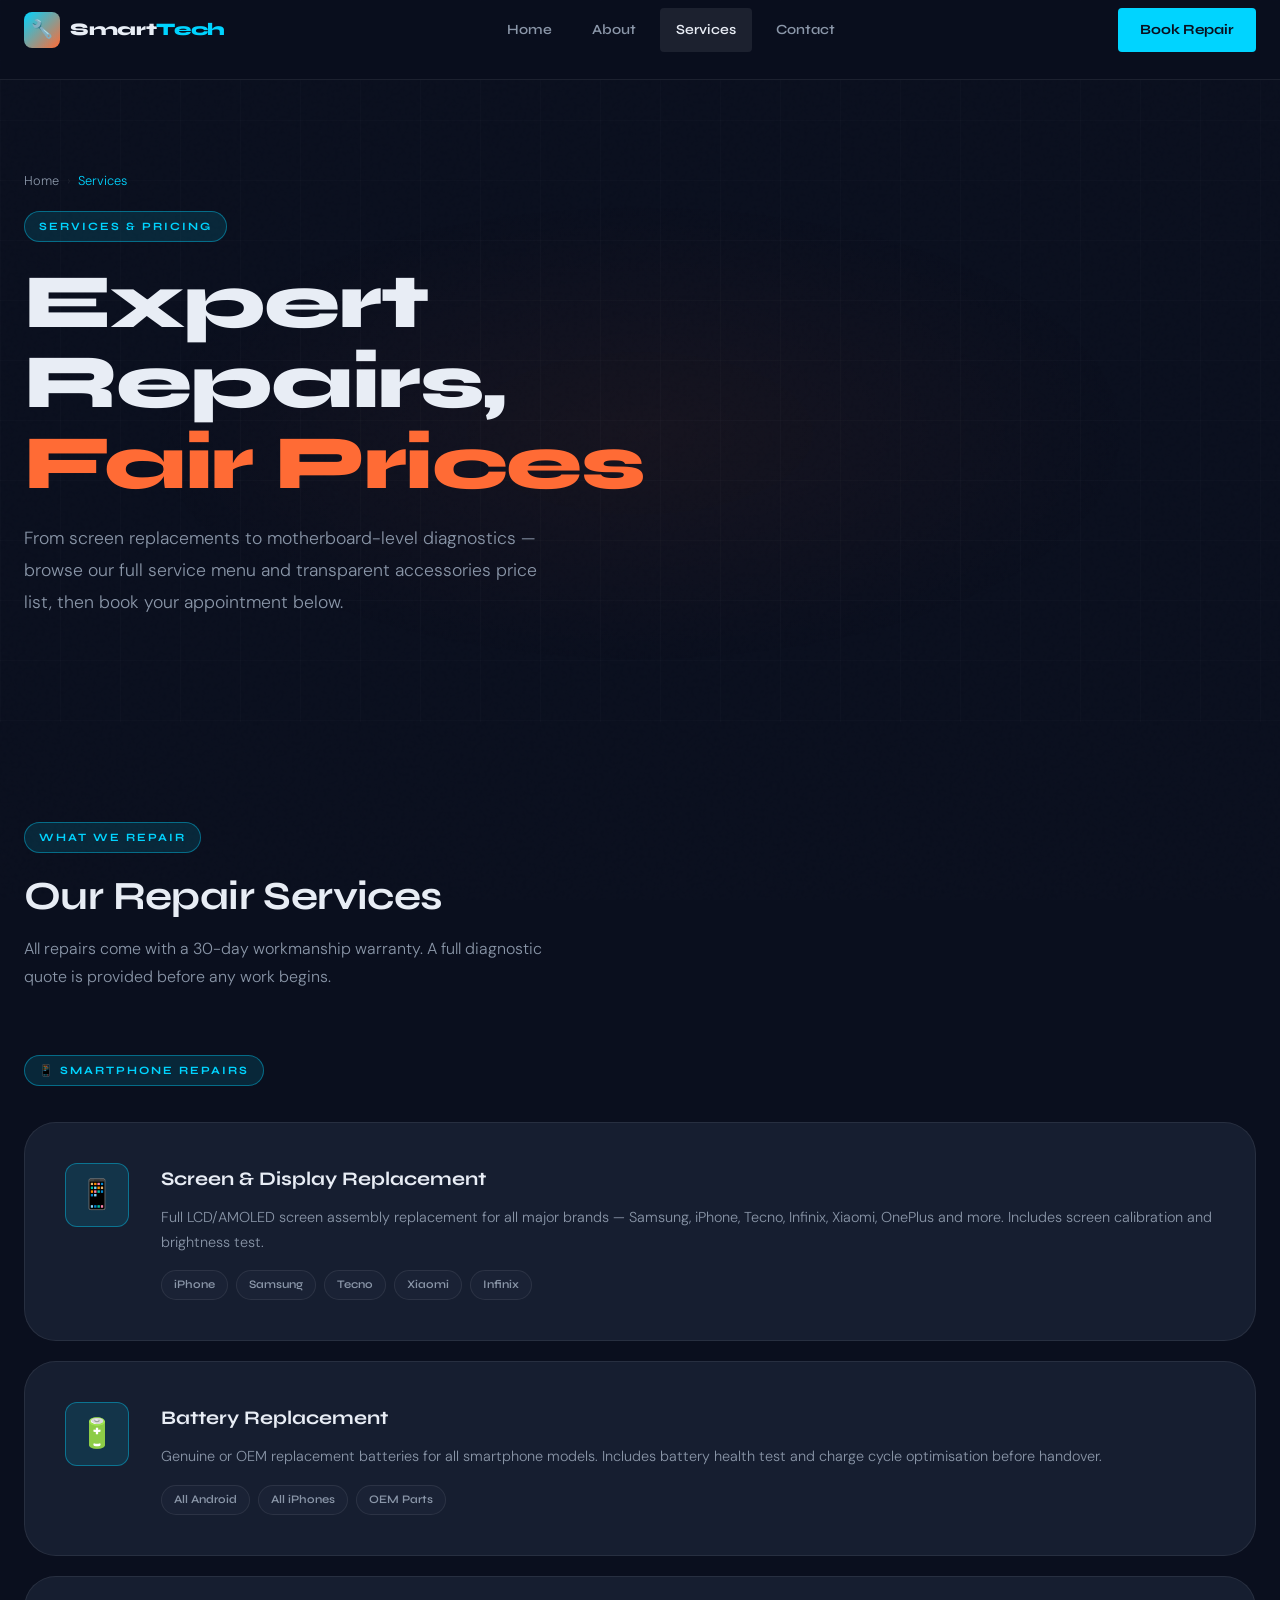
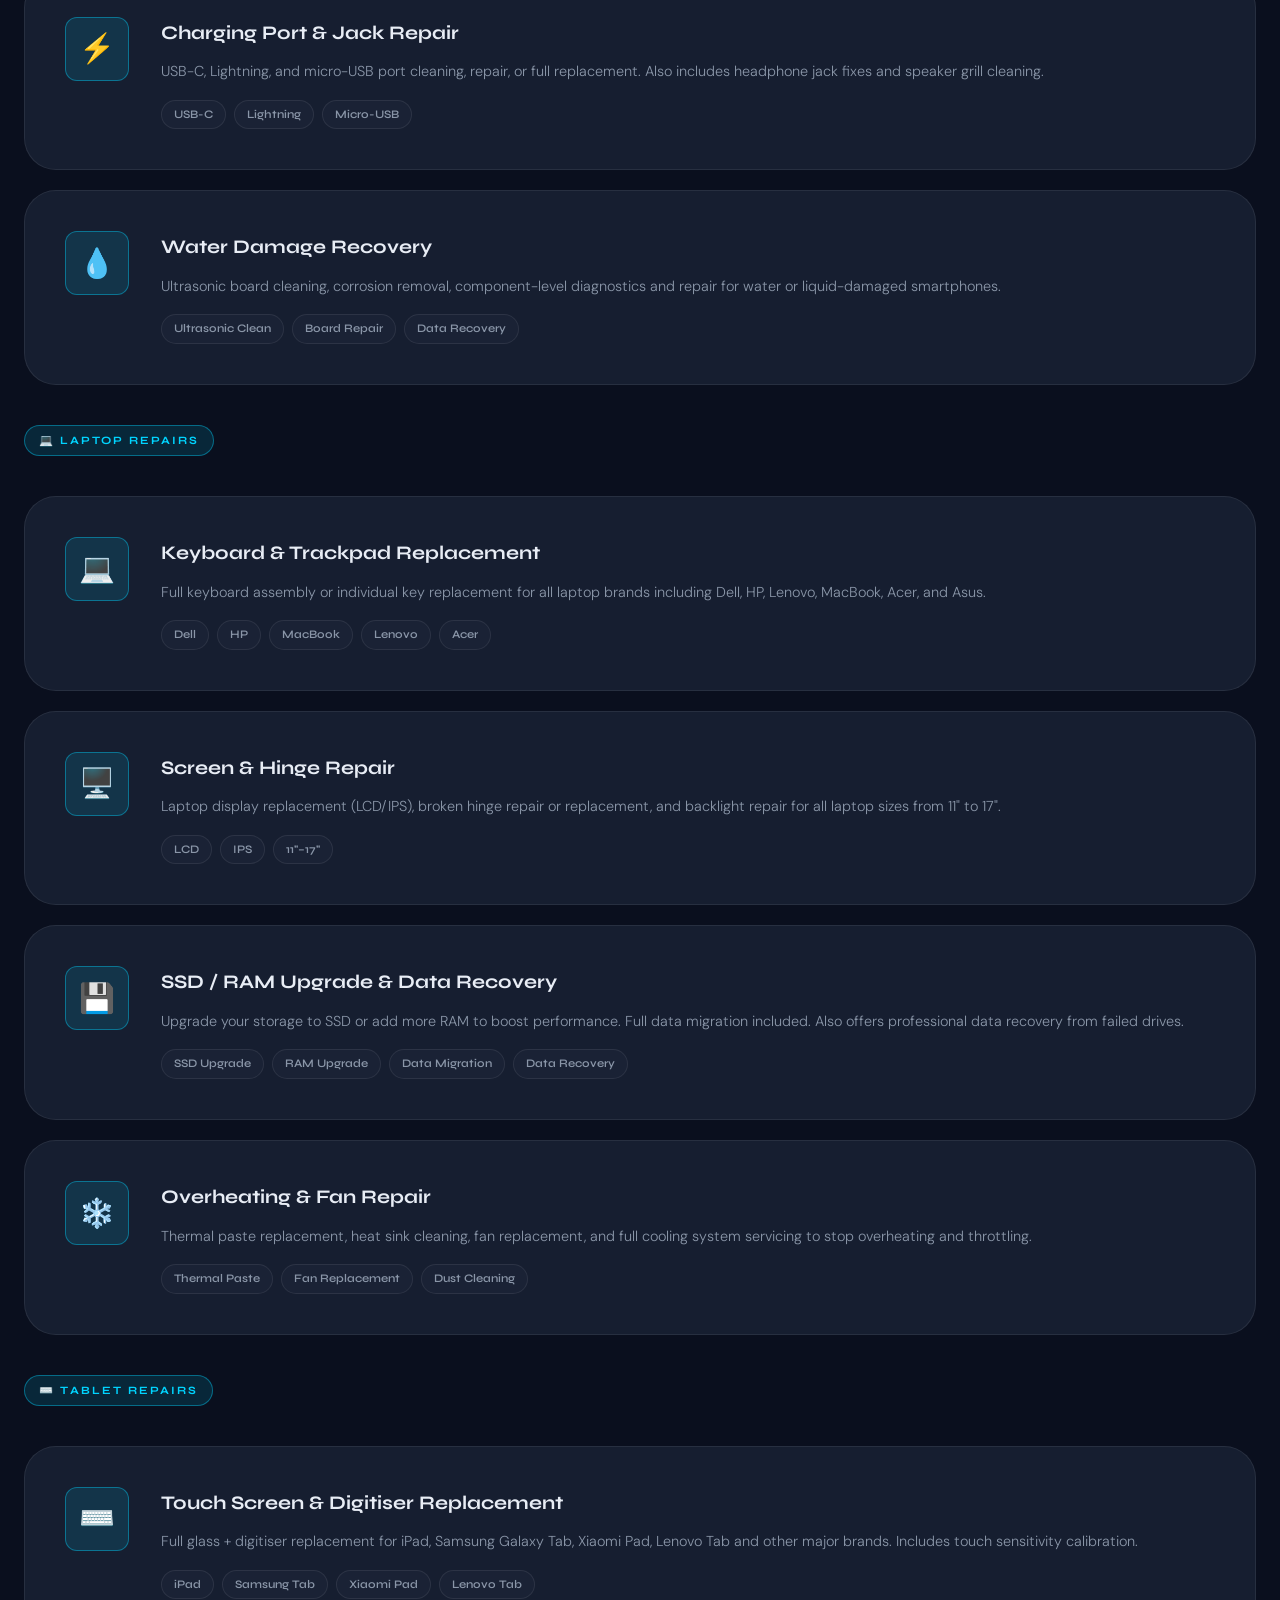
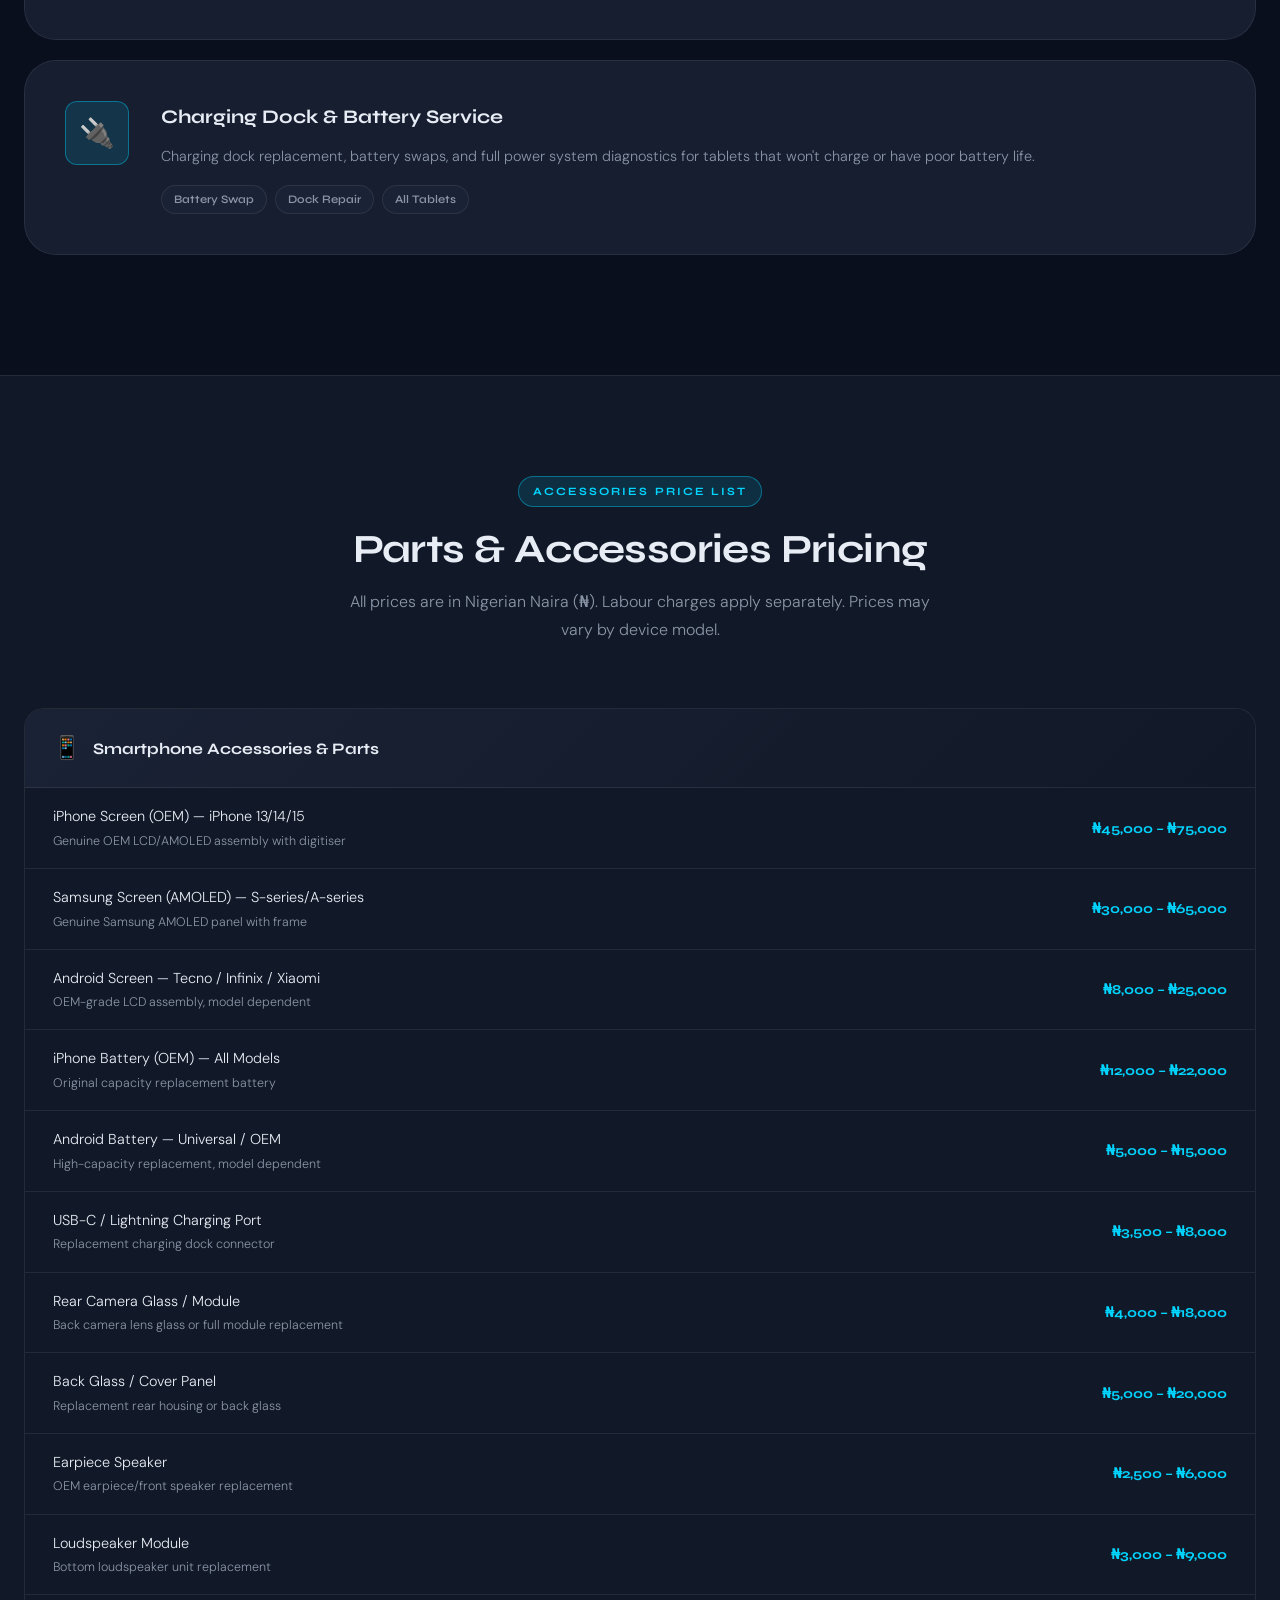
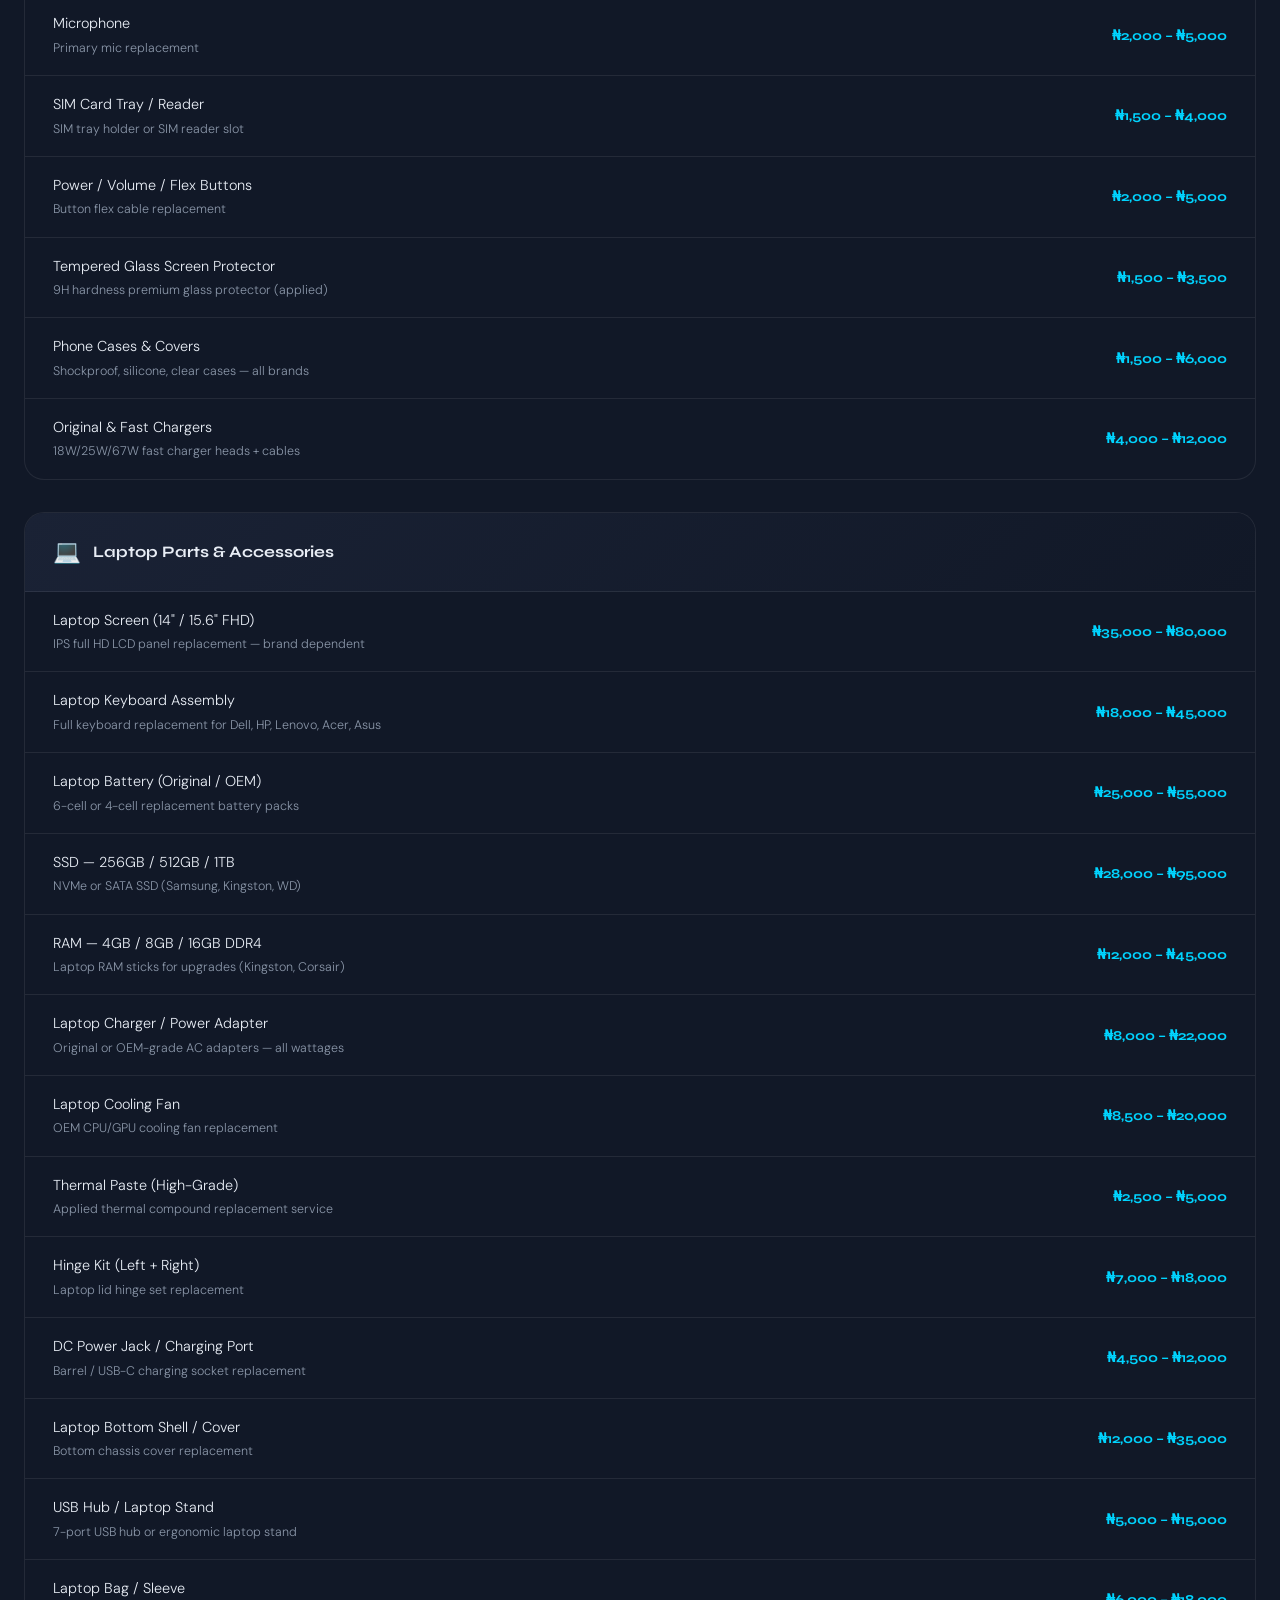
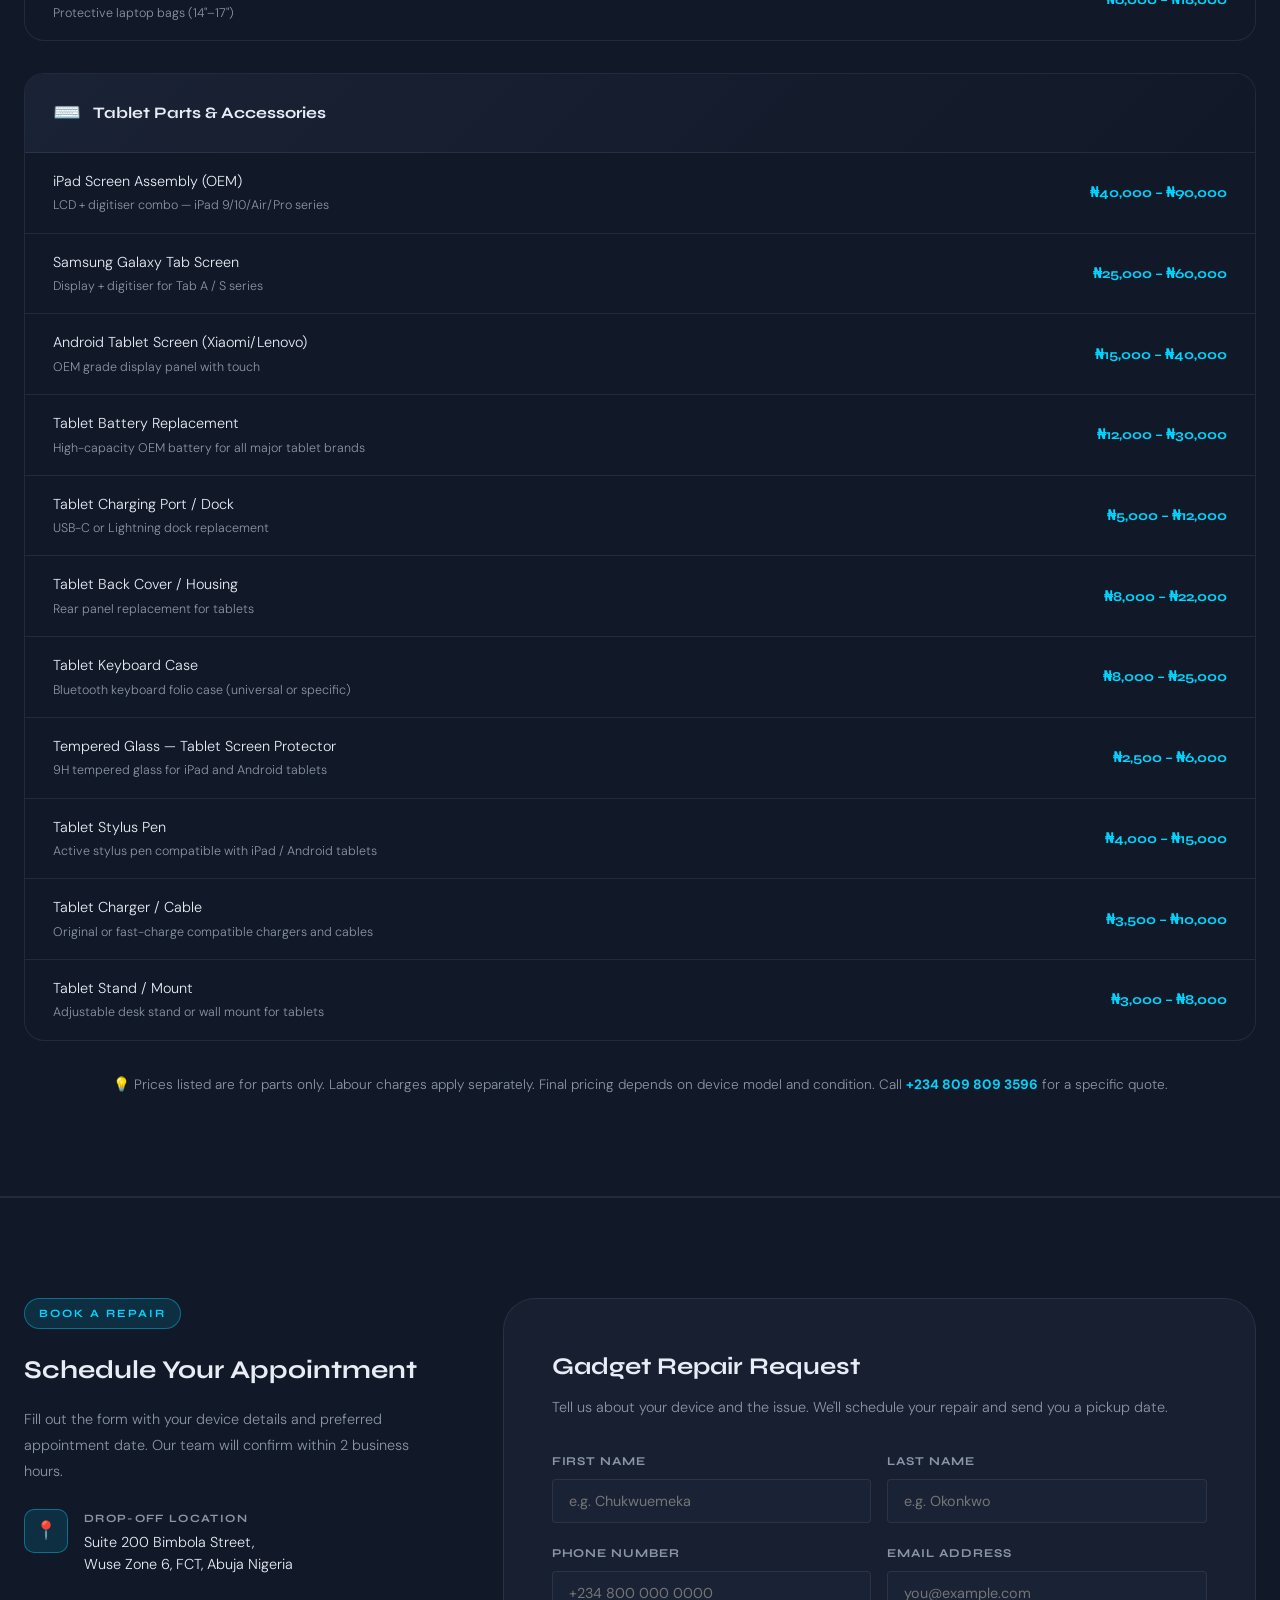
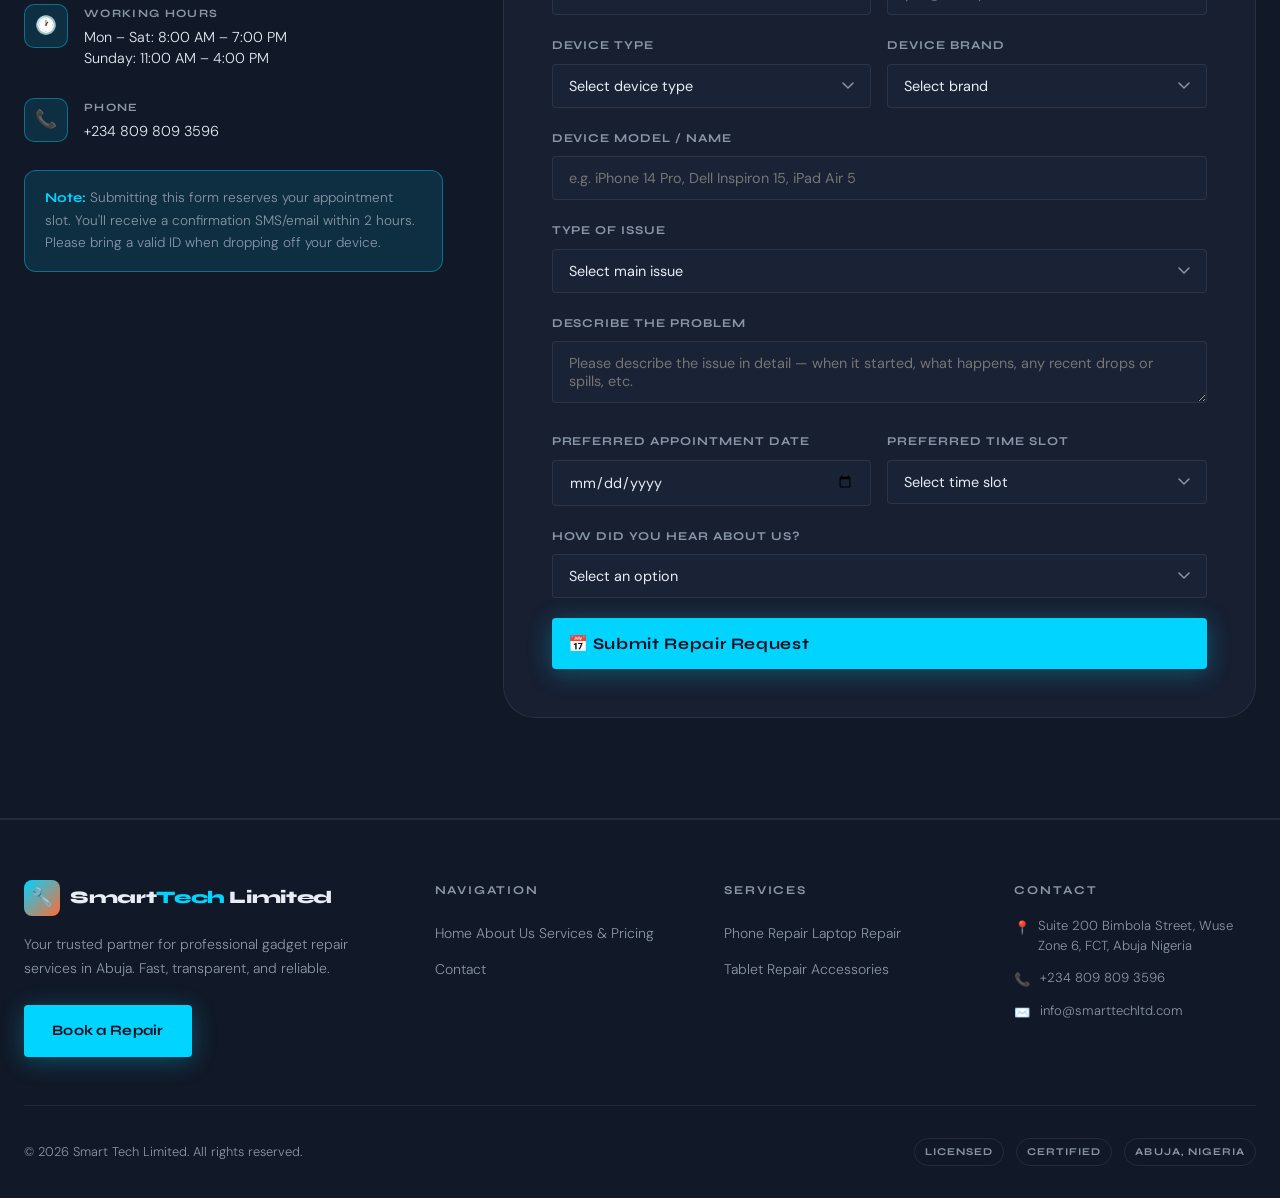
<file: Project2/services.html>
<!doctype html>
<html lang="en">
  <head>
    <meta charset="UTF-8" />
    <meta name="viewport" content="width=device-width, initial-scale=1.0" />
    <title>Services &amp; Pricing — Smart Tech Limited</title>
    <meta
      name="description"
      content="Repair services and accessories price list for phones, laptops and tablets. Book a repair appointment online."
    />
    <link rel="stylesheet" href="./assets/css/style.css" />
  </head>
  <body class="bg-noise">
    <!-- NAVIGATION -->
    <nav class="nav">
      <div class="container">
        <div class="nav-inner">
          <a href="index.html" class="nav-logo">
            <div class="nav-logo-icon">🔧</div>
            <span class="nav-logo-text">Smart<span>Tech</span></span>
          </a>
          <ul class="nav-links">
            <li><a href="index.html" class="nav-link">Home</a></li>
            <li><a href="about.html" class="nav-link">About</a></li>
            <li>
              <a href="services.html" class="nav-link active">Services</a>
            </li>
            <li><a href="contact.html" class="nav-link">Contact</a></li>
          </ul>
          <a href="#appointment" class="nav-cta">Book Repair</a>

          <!-- Mobile hamburger (CSS-only using <details>) -->
          <details class="nav-menu" role="dialog" aria-label="Navigation">
            <summary
              class="nav-toggle"
              aria-haspopup="true"
              aria-expanded="false"
            >
              <span class="burger" aria-hidden="true"></span>
            </summary>
            <div class="nav-panel">
              <ul class="nav-links-mobile">
                <li><a href="index.html" class="nav-link">Home</a></li>
                <li><a href="about.html" class="nav-link">About</a></li>
                <li><a href="services.html" class="nav-link">Services</a></li>
                <li><a href="contact.html" class="nav-link">Contact</a></li>
              </ul>
              <a href="#appointment" class="nav-cta nav-cta-mobile"
                >Book Repair</a
              >
            </div>
          </details>
        </div>
      </div>
    </nav>

    <!-- PAGE HERO -->
    <section class="services-hero">
      <div class="services-hero-bg"></div>
      <div class="page-hero-grid"></div>
      <div class="container" style="position: relative; z-index: 2">
        <div class="page-hero-breadcrumb">
          <a href="index.html" class="page-hero-breadcrumb-link">Home</a>
          <span class="page-hero-breadcrumb-sep">›</span>
          <span class="page-hero-breadcrumb-current">Services</span>
        </div>
        <div class="label-tag">Services &amp; Pricing</div>
        <h1 class="heading-xl" style="max-width: 700px">
          Expert Repairs,<br />
          <span class="text-accent">Fair Prices</span>
        </h1>
        <p class="hero-desc" style="margin-top: 20px">
          From screen replacements to motherboard-level diagnostics — browse our
          full service menu and transparent accessories price list, then book
          your appointment below.
        </p>
      </div>
    </section>

    <!-- SERVICES LIST -->
    <section class="section">
      <div class="container">
        <div class="section-header">
          <div class="label-tag">What We Repair</div>
          <h2 class="heading-lg">Our Repair Services</h2>
          <p class="section-subtitle" style="max-width: 560px">
            All repairs come with a 30-day workmanship warranty. A full
            diagnostic quote is provided before any work begins.
          </p>
        </div>

        <!-- Phones -->
        <div style="margin-bottom: 16px">
          <div class="label-tag" style="margin-bottom: 20px">
            📱 Smartphone Repairs
          </div>
        </div>

        <div class="service-full-card">
          <div class="service-full-icon">📱</div>
          <div>
            <div class="service-full-title">
              Screen &amp; Display Replacement
            </div>
            <p class="service-full-desc">
              Full LCD/AMOLED screen assembly replacement for all major brands —
              Samsung, iPhone, Tecno, Infinix, Xiaomi, OnePlus and more.
              Includes screen calibration and brightness test.
            </p>
            <div class="service-tags">
              <span class="service-tag">iPhone</span>
              <span class="service-tag">Samsung</span>
              <span class="service-tag">Tecno</span>
              <span class="service-tag">Xiaomi</span>
              <span class="service-tag">Infinix</span>
            </div>
          </div>
        </div>

        <div class="service-full-card">
          <div class="service-full-icon">🔋</div>
          <div>
            <div class="service-full-title">Battery Replacement</div>
            <p class="service-full-desc">
              Genuine or OEM replacement batteries for all smartphone models.
              Includes battery health test and charge cycle optimisation before
              handover.
            </p>
            <div class="service-tags">
              <span class="service-tag">All Android</span>
              <span class="service-tag">All iPhones</span>
              <span class="service-tag">OEM Parts</span>
            </div>
          </div>
        </div>

        <div class="service-full-card">
          <div class="service-full-icon">⚡</div>
          <div>
            <div class="service-full-title">
              Charging Port &amp; Jack Repair
            </div>
            <p class="service-full-desc">
              USB-C, Lightning, and micro-USB port cleaning, repair, or full
              replacement. Also includes headphone jack fixes and speaker grill
              cleaning.
            </p>
            <div class="service-tags">
              <span class="service-tag">USB-C</span>
              <span class="service-tag">Lightning</span>
              <span class="service-tag">Micro-USB</span>
            </div>
          </div>
        </div>

        <div class="service-full-card">
          <div class="service-full-icon">💧</div>
          <div>
            <div class="service-full-title">Water Damage Recovery</div>
            <p class="service-full-desc">
              Ultrasonic board cleaning, corrosion removal, component-level
              diagnostics and repair for water or liquid-damaged smartphones.
            </p>
            <div class="service-tags">
              <span class="service-tag">Ultrasonic Clean</span>
              <span class="service-tag">Board Repair</span>
              <span class="service-tag">Data Recovery</span>
            </div>
          </div>
        </div>

        <!-- Laptops -->
        <div style="margin: 40px 0 20px">
          <div class="label-tag" style="margin-bottom: 20px">
            💻 Laptop Repairs
          </div>
        </div>

        <div class="service-full-card">
          <div class="service-full-icon">💻</div>
          <div>
            <div class="service-full-title">
              Keyboard &amp; Trackpad Replacement
            </div>
            <p class="service-full-desc">
              Full keyboard assembly or individual key replacement for all
              laptop brands including Dell, HP, Lenovo, MacBook, Acer, and Asus.
            </p>
            <div class="service-tags">
              <span class="service-tag">Dell</span>
              <span class="service-tag">HP</span>
              <span class="service-tag">MacBook</span>
              <span class="service-tag">Lenovo</span>
              <span class="service-tag">Acer</span>
            </div>
          </div>
        </div>

        <div class="service-full-card">
          <div class="service-full-icon">🖥️</div>
          <div>
            <div class="service-full-title">Screen &amp; Hinge Repair</div>
            <p class="service-full-desc">
              Laptop display replacement (LCD/IPS), broken hinge repair or
              replacement, and backlight repair for all laptop sizes from 11" to
              17".
            </p>
            <div class="service-tags">
              <span class="service-tag">LCD</span>
              <span class="service-tag">IPS</span>
              <span class="service-tag">11"–17"</span>
            </div>
          </div>
        </div>

        <div class="service-full-card">
          <div class="service-full-icon">💾</div>
          <div>
            <div class="service-full-title">
              SSD / RAM Upgrade &amp; Data Recovery
            </div>
            <p class="service-full-desc">
              Upgrade your storage to SSD or add more RAM to boost performance.
              Full data migration included. Also offers professional data
              recovery from failed drives.
            </p>
            <div class="service-tags">
              <span class="service-tag">SSD Upgrade</span>
              <span class="service-tag">RAM Upgrade</span>
              <span class="service-tag">Data Migration</span>
              <span class="service-tag">Data Recovery</span>
            </div>
          </div>
        </div>

        <div class="service-full-card">
          <div class="service-full-icon">❄️</div>
          <div>
            <div class="service-full-title">Overheating &amp; Fan Repair</div>
            <p class="service-full-desc">
              Thermal paste replacement, heat sink cleaning, fan replacement,
              and full cooling system servicing to stop overheating and
              throttling.
            </p>
            <div class="service-tags">
              <span class="service-tag">Thermal Paste</span>
              <span class="service-tag">Fan Replacement</span>
              <span class="service-tag">Dust Cleaning</span>
            </div>
          </div>
        </div>

        <!-- Tablets -->
        <div style="margin: 40px 0 20px">
          <div class="label-tag" style="margin-bottom: 20px">
            ⌨️ Tablet Repairs
          </div>
        </div>

        <div class="service-full-card">
          <div class="service-full-icon">⌨️</div>
          <div>
            <div class="service-full-title">
              Touch Screen &amp; Digitiser Replacement
            </div>
            <p class="service-full-desc">
              Full glass + digitiser replacement for iPad, Samsung Galaxy Tab,
              Xiaomi Pad, Lenovo Tab and other major brands. Includes touch
              sensitivity calibration.
            </p>
            <div class="service-tags">
              <span class="service-tag">iPad</span>
              <span class="service-tag">Samsung Tab</span>
              <span class="service-tag">Xiaomi Pad</span>
              <span class="service-tag">Lenovo Tab</span>
            </div>
          </div>
        </div>

        <div class="service-full-card">
          <div class="service-full-icon">🔌</div>
          <div>
            <div class="service-full-title">
              Charging Dock &amp; Battery Service
            </div>
            <p class="service-full-desc">
              Charging dock replacement, battery swaps, and full power system
              diagnostics for tablets that won't charge or have poor battery
              life.
            </p>
            <div class="service-tags">
              <span class="service-tag">Battery Swap</span>
              <span class="service-tag">Dock Repair</span>
              <span class="service-tag">All Tablets</span>
            </div>
          </div>
        </div>
      </div>
    </section>

    <!-- PRICE LIST -->
    <section
      class="section"
      style="
        background: var(--color-surface);
        border-top: 1px solid var(--color-border);
        border-bottom: 1px solid var(--color-border);
      "
    >
      <div class="container">
        <div class="section-header-centered">
          <div class="label-tag">Accessories Price List</div>
          <h2 class="heading-lg">Parts &amp; Accessories Pricing</h2>
          <p class="section-subtitle">
            All prices are in Nigerian Naira (₦). Labour charges apply
            separately. Prices may vary by device model.
          </p>
        </div>

        <!-- Phone Accessories -->
        <div class="price-table-section">
          <div class="price-table-header">
            <span class="price-table-header-icon">📱</span>
            <span class="price-table-header-title"
              >Smartphone Accessories &amp; Parts</span
            >
          </div>
          <div class="price-row">
            <div>
              <div class="price-row-name">
                iPhone Screen (OEM) — iPhone 13/14/15
              </div>
              <div class="price-row-desc">
                Genuine OEM LCD/AMOLED assembly with digitiser
              </div>
            </div>
            <div class="price-row-amount">₦45,000 – ₦75,000</div>
          </div>
          <div class="price-row">
            <div>
              <div class="price-row-name">
                Samsung Screen (AMOLED) — S-series/A-series
              </div>
              <div class="price-row-desc">
                Genuine Samsung AMOLED panel with frame
              </div>
            </div>
            <div class="price-row-amount">₦30,000 – ₦65,000</div>
          </div>
          <div class="price-row">
            <div>
              <div class="price-row-name">
                Android Screen — Tecno / Infinix / Xiaomi
              </div>
              <div class="price-row-desc">
                OEM-grade LCD assembly, model dependent
              </div>
            </div>
            <div class="price-row-amount">₦8,000 – ₦25,000</div>
          </div>
          <div class="price-row">
            <div>
              <div class="price-row-name">
                iPhone Battery (OEM) — All Models
              </div>
              <div class="price-row-desc">
                Original capacity replacement battery
              </div>
            </div>
            <div class="price-row-amount">₦12,000 – ₦22,000</div>
          </div>
          <div class="price-row">
            <div>
              <div class="price-row-name">
                Android Battery — Universal / OEM
              </div>
              <div class="price-row-desc">
                High-capacity replacement, model dependent
              </div>
            </div>
            <div class="price-row-amount">₦5,000 – ₦15,000</div>
          </div>
          <div class="price-row">
            <div>
              <div class="price-row-name">USB-C / Lightning Charging Port</div>
              <div class="price-row-desc">
                Replacement charging dock connector
              </div>
            </div>
            <div class="price-row-amount">₦3,500 – ₦8,000</div>
          </div>
          <div class="price-row">
            <div>
              <div class="price-row-name">Rear Camera Glass / Module</div>
              <div class="price-row-desc">
                Back camera lens glass or full module replacement
              </div>
            </div>
            <div class="price-row-amount">₦4,000 – ₦18,000</div>
          </div>
          <div class="price-row">
            <div>
              <div class="price-row-name">Back Glass / Cover Panel</div>
              <div class="price-row-desc">
                Replacement rear housing or back glass
              </div>
            </div>
            <div class="price-row-amount">₦5,000 – ₦20,000</div>
          </div>
          <div class="price-row">
            <div>
              <div class="price-row-name">Earpiece Speaker</div>
              <div class="price-row-desc">
                OEM earpiece/front speaker replacement
              </div>
            </div>
            <div class="price-row-amount">₦2,500 – ₦6,000</div>
          </div>
          <div class="price-row">
            <div>
              <div class="price-row-name">Loudspeaker Module</div>
              <div class="price-row-desc">
                Bottom loudspeaker unit replacement
              </div>
            </div>
            <div class="price-row-amount">₦3,000 – ₦9,000</div>
          </div>
          <div class="price-row">
            <div>
              <div class="price-row-name">Microphone</div>
              <div class="price-row-desc">Primary mic replacement</div>
            </div>
            <div class="price-row-amount">₦2,000 – ₦5,000</div>
          </div>
          <div class="price-row">
            <div>
              <div class="price-row-name">SIM Card Tray / Reader</div>
              <div class="price-row-desc">
                SIM tray holder or SIM reader slot
              </div>
            </div>
            <div class="price-row-amount">₦1,500 – ₦4,000</div>
          </div>
          <div class="price-row">
            <div>
              <div class="price-row-name">Power / Volume / Flex Buttons</div>
              <div class="price-row-desc">Button flex cable replacement</div>
            </div>
            <div class="price-row-amount">₦2,000 – ₦5,000</div>
          </div>
          <div class="price-row">
            <div>
              <div class="price-row-name">Tempered Glass Screen Protector</div>
              <div class="price-row-desc">
                9H hardness premium glass protector (applied)
              </div>
            </div>
            <div class="price-row-amount">₦1,500 – ₦3,500</div>
          </div>
          <div class="price-row">
            <div>
              <div class="price-row-name">Phone Cases &amp; Covers</div>
              <div class="price-row-desc">
                Shockproof, silicone, clear cases — all brands
              </div>
            </div>
            <div class="price-row-amount">₦1,500 – ₦6,000</div>
          </div>
          <div class="price-row">
            <div>
              <div class="price-row-name">Original &amp; Fast Chargers</div>
              <div class="price-row-desc">
                18W/25W/67W fast charger heads + cables
              </div>
            </div>
            <div class="price-row-amount">₦4,000 – ₦12,000</div>
          </div>
        </div>

        <!-- Laptop Accessories -->
        <div class="price-table-section">
          <div class="price-table-header">
            <span class="price-table-header-icon">💻</span>
            <span class="price-table-header-title"
              >Laptop Parts &amp; Accessories</span
            >
          </div>
          <div class="price-row">
            <div>
              <div class="price-row-name">Laptop Screen (14" / 15.6" FHD)</div>
              <div class="price-row-desc">
                IPS full HD LCD panel replacement — brand dependent
              </div>
            </div>
            <div class="price-row-amount">₦35,000 – ₦80,000</div>
          </div>
          <div class="price-row">
            <div>
              <div class="price-row-name">Laptop Keyboard Assembly</div>
              <div class="price-row-desc">
                Full keyboard replacement for Dell, HP, Lenovo, Acer, Asus
              </div>
            </div>
            <div class="price-row-amount">₦18,000 – ₦45,000</div>
          </div>
          <div class="price-row">
            <div>
              <div class="price-row-name">Laptop Battery (Original / OEM)</div>
              <div class="price-row-desc">
                6-cell or 4-cell replacement battery packs
              </div>
            </div>
            <div class="price-row-amount">₦25,000 – ₦55,000</div>
          </div>
          <div class="price-row">
            <div>
              <div class="price-row-name">SSD — 256GB / 512GB / 1TB</div>
              <div class="price-row-desc">
                NVMe or SATA SSD (Samsung, Kingston, WD)
              </div>
            </div>
            <div class="price-row-amount">₦28,000 – ₦95,000</div>
          </div>
          <div class="price-row">
            <div>
              <div class="price-row-name">RAM — 4GB / 8GB / 16GB DDR4</div>
              <div class="price-row-desc">
                Laptop RAM sticks for upgrades (Kingston, Corsair)
              </div>
            </div>
            <div class="price-row-amount">₦12,000 – ₦45,000</div>
          </div>
          <div class="price-row">
            <div>
              <div class="price-row-name">Laptop Charger / Power Adapter</div>
              <div class="price-row-desc">
                Original or OEM-grade AC adapters — all wattages
              </div>
            </div>
            <div class="price-row-amount">₦8,000 – ₦22,000</div>
          </div>
          <div class="price-row">
            <div>
              <div class="price-row-name">Laptop Cooling Fan</div>
              <div class="price-row-desc">
                OEM CPU/GPU cooling fan replacement
              </div>
            </div>
            <div class="price-row-amount">₦8,500 – ₦20,000</div>
          </div>
          <div class="price-row">
            <div>
              <div class="price-row-name">Thermal Paste (High-Grade)</div>
              <div class="price-row-desc">
                Applied thermal compound replacement service
              </div>
            </div>
            <div class="price-row-amount">₦2,500 – ₦5,000</div>
          </div>
          <div class="price-row">
            <div>
              <div class="price-row-name">Hinge Kit (Left + Right)</div>
              <div class="price-row-desc">Laptop lid hinge set replacement</div>
            </div>
            <div class="price-row-amount">₦7,000 – ₦18,000</div>
          </div>
          <div class="price-row">
            <div>
              <div class="price-row-name">DC Power Jack / Charging Port</div>
              <div class="price-row-desc">
                Barrel / USB-C charging socket replacement
              </div>
            </div>
            <div class="price-row-amount">₦4,500 – ₦12,000</div>
          </div>
          <div class="price-row">
            <div>
              <div class="price-row-name">Laptop Bottom Shell / Cover</div>
              <div class="price-row-desc">Bottom chassis cover replacement</div>
            </div>
            <div class="price-row-amount">₦12,000 – ₦35,000</div>
          </div>
          <div class="price-row">
            <div>
              <div class="price-row-name">USB Hub / Laptop Stand</div>
              <div class="price-row-desc">
                7-port USB hub or ergonomic laptop stand
              </div>
            </div>
            <div class="price-row-amount">₦5,000 – ₦15,000</div>
          </div>
          <div class="price-row">
            <div>
              <div class="price-row-name">Laptop Bag / Sleeve</div>
              <div class="price-row-desc">Protective laptop bags (14"–17")</div>
            </div>
            <div class="price-row-amount">₦6,000 – ₦18,000</div>
          </div>
        </div>

        <!-- Tablet Accessories -->
        <div class="price-table-section">
          <div class="price-table-header">
            <span class="price-table-header-icon">⌨️</span>
            <span class="price-table-header-title"
              >Tablet Parts &amp; Accessories</span
            >
          </div>
          <div class="price-row">
            <div>
              <div class="price-row-name">iPad Screen Assembly (OEM)</div>
              <div class="price-row-desc">
                LCD + digitiser combo — iPad 9/10/Air/Pro series
              </div>
            </div>
            <div class="price-row-amount">₦40,000 – ₦90,000</div>
          </div>
          <div class="price-row">
            <div>
              <div class="price-row-name">Samsung Galaxy Tab Screen</div>
              <div class="price-row-desc">
                Display + digitiser for Tab A / S series
              </div>
            </div>
            <div class="price-row-amount">₦25,000 – ₦60,000</div>
          </div>
          <div class="price-row">
            <div>
              <div class="price-row-name">
                Android Tablet Screen (Xiaomi/Lenovo)
              </div>
              <div class="price-row-desc">
                OEM grade display panel with touch
              </div>
            </div>
            <div class="price-row-amount">₦15,000 – ₦40,000</div>
          </div>
          <div class="price-row">
            <div>
              <div class="price-row-name">Tablet Battery Replacement</div>
              <div class="price-row-desc">
                High-capacity OEM battery for all major tablet brands
              </div>
            </div>
            <div class="price-row-amount">₦12,000 – ₦30,000</div>
          </div>
          <div class="price-row">
            <div>
              <div class="price-row-name">Tablet Charging Port / Dock</div>
              <div class="price-row-desc">
                USB-C or Lightning dock replacement
              </div>
            </div>
            <div class="price-row-amount">₦5,000 – ₦12,000</div>
          </div>
          <div class="price-row">
            <div>
              <div class="price-row-name">Tablet Back Cover / Housing</div>
              <div class="price-row-desc">
                Rear panel replacement for tablets
              </div>
            </div>
            <div class="price-row-amount">₦8,000 – ₦22,000</div>
          </div>
          <div class="price-row">
            <div>
              <div class="price-row-name">Tablet Keyboard Case</div>
              <div class="price-row-desc">
                Bluetooth keyboard folio case (universal or specific)
              </div>
            </div>
            <div class="price-row-amount">₦8,000 – ₦25,000</div>
          </div>
          <div class="price-row">
            <div>
              <div class="price-row-name">
                Tempered Glass — Tablet Screen Protector
              </div>
              <div class="price-row-desc">
                9H tempered glass for iPad and Android tablets
              </div>
            </div>
            <div class="price-row-amount">₦2,500 – ₦6,000</div>
          </div>
          <div class="price-row">
            <div>
              <div class="price-row-name">Tablet Stylus Pen</div>
              <div class="price-row-desc">
                Active stylus pen compatible with iPad / Android tablets
              </div>
            </div>
            <div class="price-row-amount">₦4,000 – ₦15,000</div>
          </div>
          <div class="price-row">
            <div>
              <div class="price-row-name">Tablet Charger / Cable</div>
              <div class="price-row-desc">
                Original or fast-charge compatible chargers and cables
              </div>
            </div>
            <div class="price-row-amount">₦3,500 – ₦10,000</div>
          </div>
          <div class="price-row">
            <div>
              <div class="price-row-name">Tablet Stand / Mount</div>
              <div class="price-row-desc">
                Adjustable desk stand or wall mount for tablets
              </div>
            </div>
            <div class="price-row-amount">₦3,000 – ₦8,000</div>
          </div>
        </div>

        <p
          style="
            text-align: center;
            color: var(--color-text-muted);
            font-size: 0.85rem;
            margin-top: 12px;
          "
        >
          💡 Prices listed are for parts only. Labour charges apply separately.
          Final pricing depends on device model and condition. Call
          <strong style="color: var(--color-primary)">+234 809 809 3596</strong>
          for a specific quote.
        </p>
      </div>
    </section>

    <!-- APPOINTMENT FORM -->
    <section class="section appointment-section" id="appointment">
      <div class="container">
        <div class="appointment-grid">
          <div>
            <div class="label-tag">Book a Repair</div>
            <div class="appointment-info-title">Schedule Your Appointment</div>
            <p
              style="
                color: var(--color-text-muted);
                font-size: 0.9rem;
                line-height: 1.8;
                margin-bottom: 24px;
              "
            >
              Fill out the form with your device details and preferred
              appointment date. Our team will confirm within 2 business hours.
            </p>

            <div class="contact-info-item">
              <div class="contact-info-icon">📍</div>
              <div>
                <div class="contact-info-label">Drop-off Location</div>
                <div class="contact-info-value">
                  Suite 200 Bimbola Street,<br />Wuse Zone 6, FCT, Abuja Nigeria
                </div>
              </div>
            </div>
            <div class="contact-info-item">
              <div class="contact-info-icon">🕐</div>
              <div>
                <div class="contact-info-label">Working Hours</div>
                <div class="contact-info-value">
                  Mon – Sat: 8:00 AM – 7:00 PM<br />Sunday: 11:00 AM – 4:00 PM
                </div>
              </div>
            </div>
            <div class="contact-info-item">
              <div class="contact-info-icon">📞</div>
              <div>
                <div class="contact-info-label">Phone</div>
                <div class="contact-info-value">+234 809 809 3596</div>
              </div>
            </div>

            <div class="appointment-note">
              <strong>Note:</strong> Submitting this form reserves your
              appointment slot. You'll receive a confirmation SMS/email within 2
              hours. Please bring a valid ID when dropping off your device.
            </div>
          </div>

          <!-- THE FORM -->
          <div class="form-card">
            <div class="form-title">Gadget Repair Request</div>
            <p class="form-subtitle">
              Tell us about your device and the issue. We'll schedule your
              repair and send you a pickup date.
            </p>

            <div class="form-row">
              <div class="form-group">
                <label class="form-label" for="first-name">First Name</label>
                <input
                  class="form-input"
                  type="text"
                  id="first-name"
                  name="first_name"
                  placeholder="e.g. Chukwuemeka"
                  required
                />
              </div>
              <div class="form-group">
                <label class="form-label" for="last-name">Last Name</label>
                <input
                  class="form-input"
                  type="text"
                  id="last-name"
                  name="last_name"
                  placeholder="e.g. Okonkwo"
                  required
                />
              </div>
            </div>

            <div class="form-row">
              <div class="form-group">
                <label class="form-label" for="phone">Phone Number</label>
                <input
                  class="form-input"
                  type="tel"
                  id="phone"
                  name="phone"
                  placeholder="+234 800 000 0000"
                  required
                />
              </div>
              <div class="form-group">
                <label class="form-label" for="email">Email Address</label>
                <input
                  class="form-input"
                  type="email"
                  id="email"
                  name="email"
                  placeholder="you@example.com"
                />
              </div>
            </div>

            <div class="form-row">
              <div class="form-group">
                <label class="form-label" for="device-type">Device Type</label>
                <select
                  class="form-select"
                  id="device-type"
                  name="device_type"
                  required
                >
                  <option value="" disabled selected>Select device type</option>
                  <option value="smartphone">Smartphone</option>
                  <option value="laptop">Laptop</option>
                  <option value="tablet">Tablet</option>
                </select>
              </div>
              <div class="form-group">
                <label class="form-label" for="brand">Device Brand</label>
                <select class="form-select" id="brand" name="brand" required>
                  <option value="" disabled selected>Select brand</option>
                  <option value="apple">Apple (iPhone / iPad / MacBook)</option>
                  <option value="samsung">Samsung</option>
                  <option value="dell">Dell</option>
                  <option value="hp">HP</option>
                  <option value="lenovo">Lenovo</option>
                  <option value="xiaomi">Xiaomi</option>
                  <option value="tecno">Tecno</option>
                  <option value="infinix">Infinix</option>
                  <option value="itel">Itel</option>
                  <option value="acer">Acer</option>
                  <option value="asus">Asus</option>
                  <option value="other">Other</option>
                </select>
              </div>
            </div>

            <div class="form-group">
              <label class="form-label" for="model">Device Model / Name</label>
              <input
                class="form-input"
                type="text"
                id="model"
                name="device_model"
                placeholder="e.g. iPhone 14 Pro, Dell Inspiron 15, iPad Air 5"
                required
              />
            </div>

            <div class="form-group">
              <label class="form-label" for="issue-type">Type of Issue</label>
              <select
                class="form-select"
                id="issue-type"
                name="issue_type"
                required
              >
                <option value="" disabled selected>Select main issue</option>
                <option value="broken_screen">Broken / Cracked Screen</option>
                <option value="battery">Battery / Charging Problem</option>
                <option value="water_damage">Water / Liquid Damage</option>
                <option value="keyboard">Keyboard / Trackpad Issue</option>
                <option value="not_turning_on">Device Not Turning On</option>
                <option value="camera">Camera Problem</option>
                <option value="software">Software / OS Issue</option>
                <option value="speaker_mic">
                  Speaker / Microphone Problem
                </option>
                <option value="data_recovery">Data Recovery</option>
                <option value="overheating">Overheating</option>
                <option value="other">Other (describe below)</option>
              </select>
            </div>

            <div class="form-group">
              <label class="form-label" for="description"
                >Describe the Problem</label
              >
              <textarea
                class="form-textarea"
                id="description"
                name="description"
                placeholder="Please describe the issue in detail — when it started, what happens, any recent drops or spills, etc."
                required
              ></textarea>
            </div>

            <div class="form-row">
              <div class="form-group">
                <label class="form-label" for="appt-date"
                  >Preferred Appointment Date</label
                >
                <input
                  class="form-input"
                  type="date"
                  id="appt-date"
                  name="appointment_date"
                  required
                />
              </div>
              <div class="form-group">
                <label class="form-label" for="appt-time"
                  >Preferred Time Slot</label
                >
                <select
                  class="form-select"
                  id="appt-time"
                  name="appointment_time"
                  required
                >
                  <option value="" disabled selected>Select time slot</option>
                  <option value="08:00">8:00 AM – 9:00 AM</option>
                  <option value="09:00">9:00 AM – 10:00 AM</option>
                  <option value="10:00">10:00 AM – 11:00 AM</option>
                  <option value="11:00">11:00 AM – 12:00 PM</option>
                  <option value="12:00">12:00 PM – 1:00 PM</option>
                  <option value="13:00">1:00 PM – 2:00 PM</option>
                  <option value="14:00">2:00 PM – 3:00 PM</option>
                  <option value="15:00">3:00 PM – 4:00 PM</option>
                  <option value="16:00">4:00 PM – 5:00 PM</option>
                  <option value="17:00">5:00 PM – 6:00 PM</option>
                </select>
              </div>
            </div>

            <div class="form-group">
              <label class="form-label" for="how-heard"
                >How Did You Hear About Us?</label
              >
              <select class="form-select" id="how-heard" name="referral_source">
                <option value="" disabled selected>Select an option</option>
                <option value="google">Google Search</option>
                <option value="social">Social Media</option>
                <option value="referral">Friend / Family Referral</option>
                <option value="walk_in">Walk-in / Signboard</option>
                <option value="other">Other</option>
              </select>
            </div>

            <button class="btn btn-primary btn-lg form-submit" type="submit">
              📅 Submit Repair Request
            </button>
          </div>
        </div>
      </div>
    </section>

    <!-- FOOTER -->
    <footer class="footer">
      <div class="container">
        <div class="footer-top">
          <div>
            <a href="index.html" class="nav-logo">
              <div class="nav-logo-icon">🔧</div>
              <span class="nav-logo-text">Smart<span>Tech</span> Limited</span>
            </a>
            <p class="footer-brand-desc">
              Your trusted partner for professional gadget repair services in
              Abuja. Fast, transparent, and reliable.
            </p>
            <a href="#appointment" class="btn btn-primary">Book a Repair</a>
          </div>
          <div>
            <div class="footer-heading">Navigation</div>
            <a href="index.html" class="footer-link">Home</a>
            <a href="about.html" class="footer-link">About Us</a>
            <a href="services.html" class="footer-link"
              >Services &amp; Pricing</a
            >
            <a href="contact.html" class="footer-link">Contact</a>
          </div>
          <div>
            <div class="footer-heading">Services</div>
            <a href="services.html" class="footer-link">Phone Repair</a>
            <a href="services.html" class="footer-link">Laptop Repair</a>
            <a href="services.html" class="footer-link">Tablet Repair</a>
            <a href="services.html" class="footer-link">Accessories</a>
          </div>
          <div>
            <div class="footer-heading">Contact</div>
            <div class="footer-contact-item">
              <span class="footer-contact-icon">📍</span>
              Suite 200 Bimbola Street, Wuse Zone 6, FCT, Abuja Nigeria
            </div>
            <div class="footer-contact-item">
              <span class="footer-contact-icon">📞</span>
              +234 809 809 3596
            </div>
            <div class="footer-contact-item">
              <span class="footer-contact-icon">✉️</span>
              info@smarttechltd.com
            </div>
          </div>
        </div>
        <div class="footer-bottom">
          <span class="footer-copy"
            >© 2026 Smart Tech Limited. All rights reserved.</span
          >
          <div class="footer-badges">
            <span class="footer-badge">Licensed</span>
            <span class="footer-badge">Certified</span>
            <span class="footer-badge">Abuja, Nigeria</span>
          </div>
        </div>
      </div>
    </footer>
  </body>
</html>
</file>
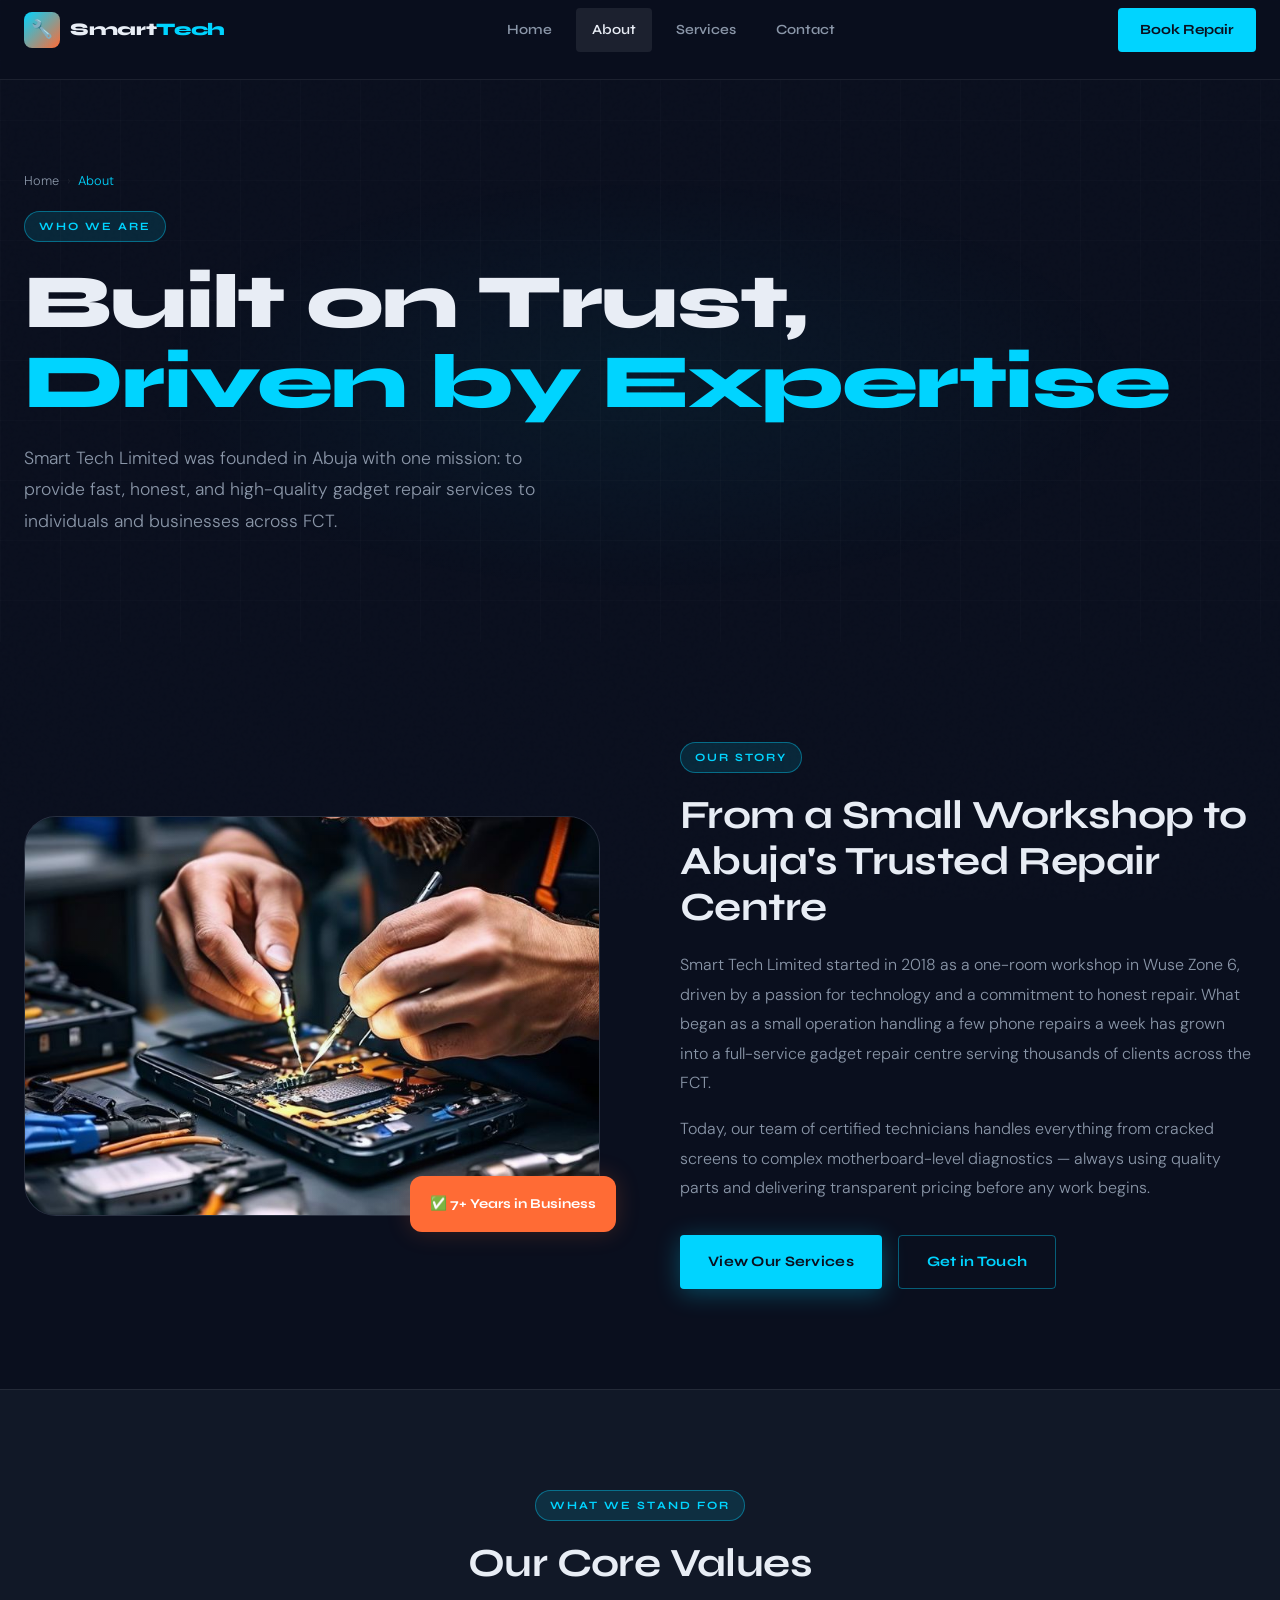
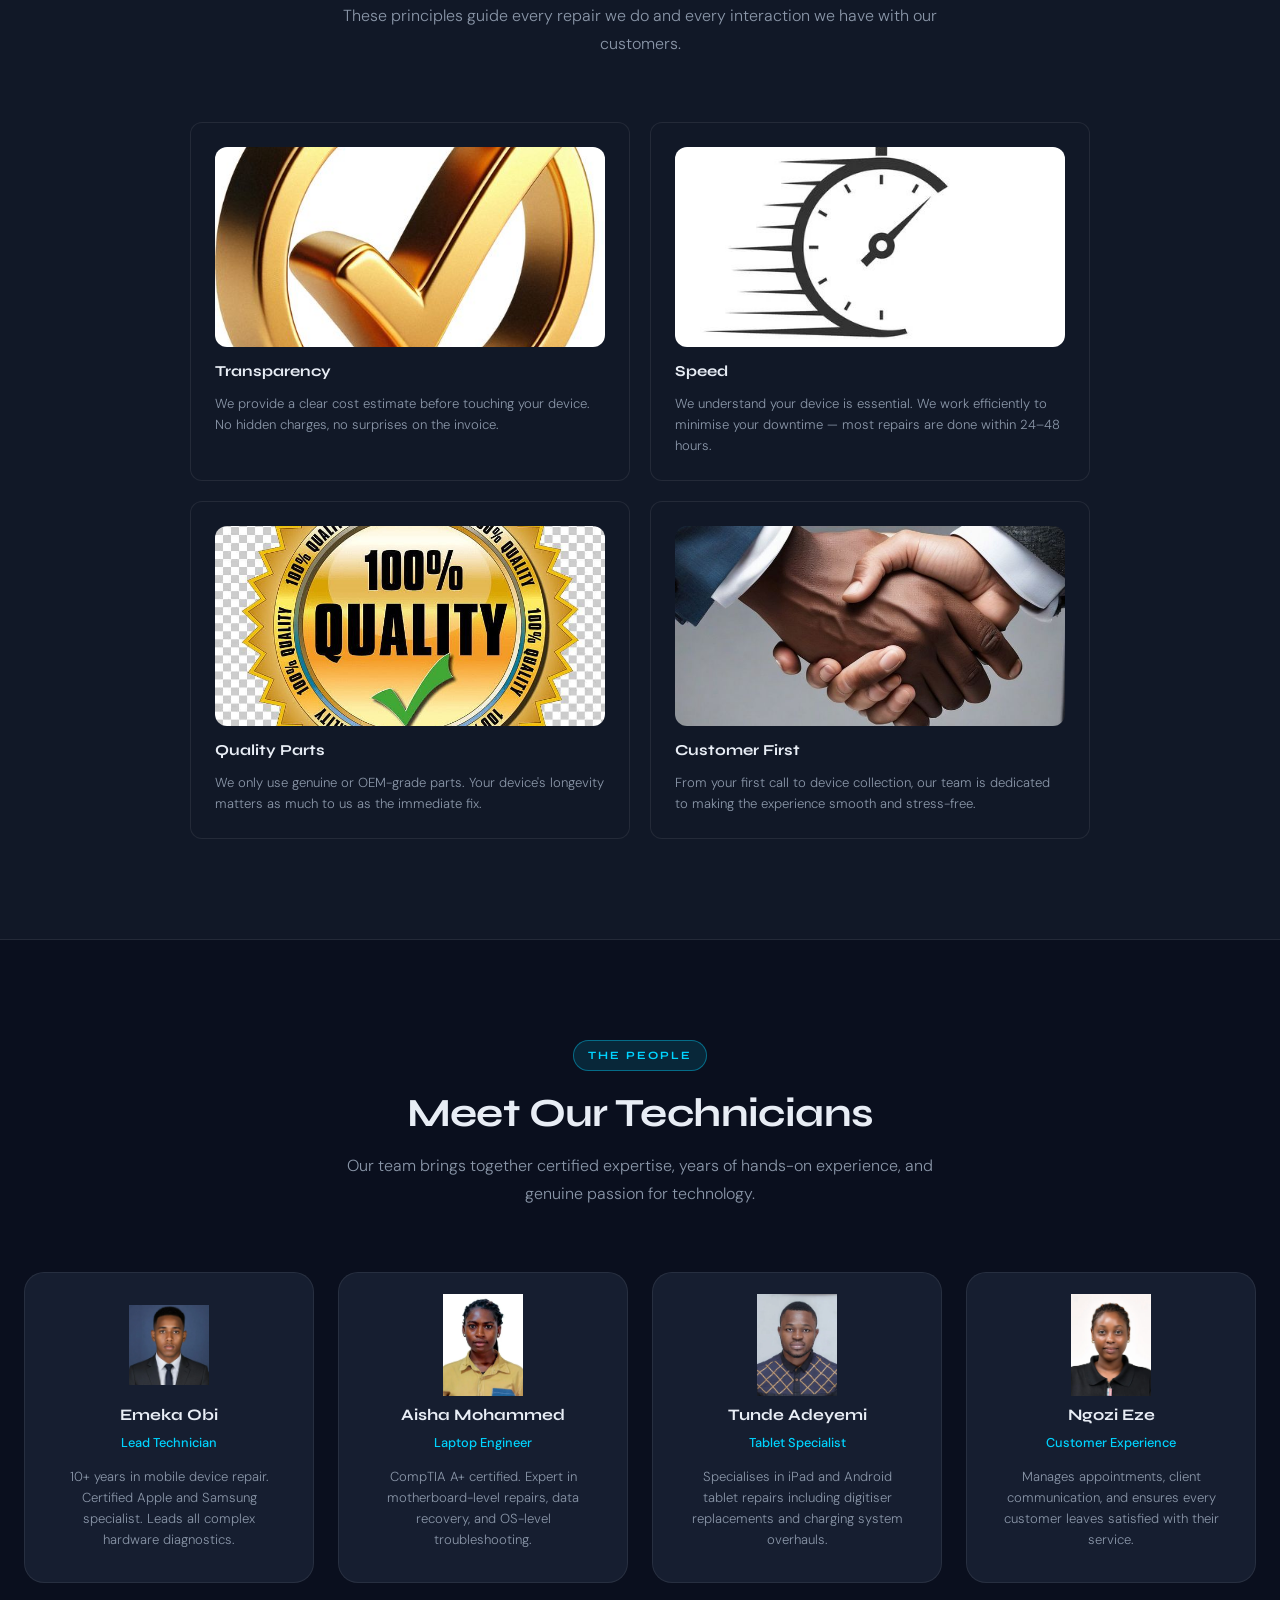
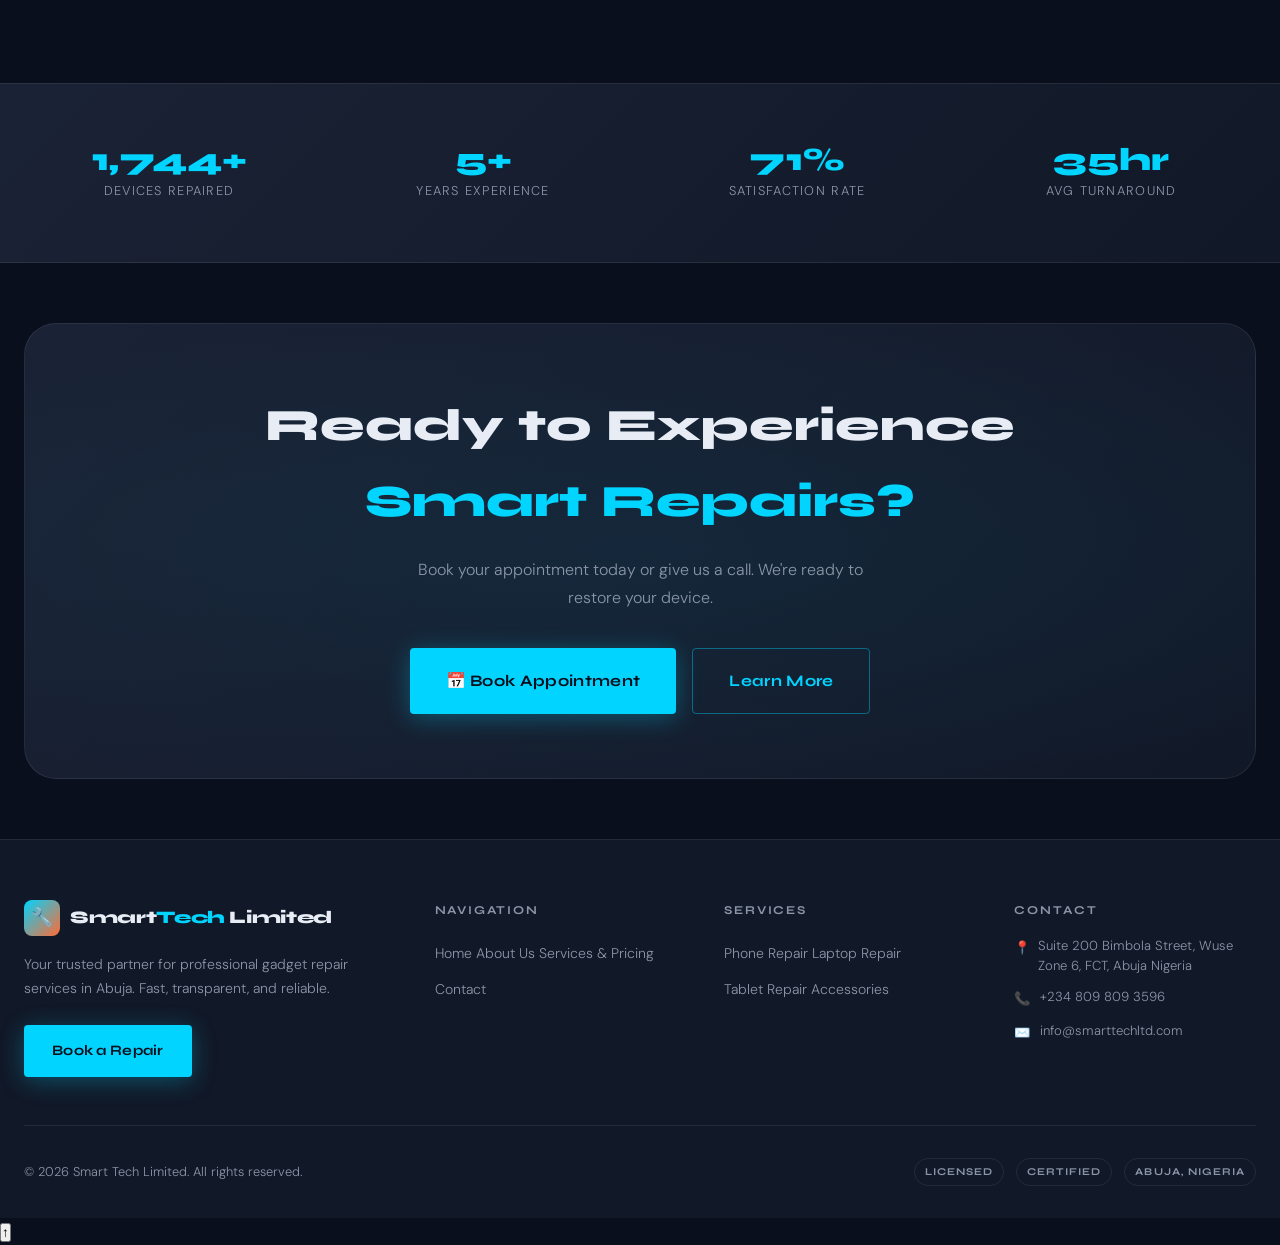
<file: Project3/about.html>
<!doctype html>
<html lang="en">
  <head>
    <meta charset="UTF-8" />
    <meta name="viewport" content="width=device-width, initial-scale=1" />
    <title>About Us — Smart Tech Limited</title>
    <meta
      name="description"
      content="Learn about Smart Tech Limited, Abuja's trusted gadget repair experts since 2018."
    />
    <link rel="stylesheet" href="./assets/css/style.css" />
  </head>
  <body class="bg-noise">
    <a href="#main-content" class="skip-link">Skip to main content</a>

    <!-- NAV -->
    <nav class="nav js-nav" aria-label="Main navigation">
      <div class="container">
        <div class="nav-inner">
          <a
            href="index.html"
            class="nav-logo"
            aria-label="Smart Tech Limited — Home"
          >
            <div class="nav-logo-icon" aria-hidden="true">🔧</div>
            <span class="nav-logo-text">Smart<span>Tech</span></span>
          </a>
          <ul class="nav-links">
            <li><a href="index.html" class="nav-link js-nav-link">Home</a></li>
            <li>
              <a
                href="about.html"
                class="nav-link js-nav-link active"
                aria-current="page"
                >About</a
              >
            </li>
            <li>
              <a href="services.html" class="nav-link js-nav-link">Services</a>
            </li>
            <li>
              <a href="contact.html" class="nav-link js-nav-link">Contact</a>
            </li>
          </ul>
          <a href="services.html#appointment" class="nav-cta">Book Repair</a>
          <button
            class="nav-hamburger js-hamburger"
            aria-label="Open navigation menu"
            aria-expanded="false"
            aria-controls="mobile-menu"
          >
            <span class="nav-hamburger-bar"></span>
            <span class="nav-hamburger-bar"></span>
            <span class="nav-hamburger-bar"></span>
          </button>
        </div>
      </div>
    </nav>

    <!-- MOBILE PANEL -->
    <div
      class="nav-mobile-panel js-mobile-panel"
      id="mobile-menu"
      role="dialog"
      aria-modal="true"
      aria-label="Navigation menu"
      aria-hidden="true"
    >
      <div class="nav-mobile-header">
        <a href="index.html" class="nav-logo"
          ><div class="nav-logo-icon" aria-hidden="true">🔧</div>
          <span class="nav-logo-text">Smart<span>Tech</span></span></a
        >
        <button
          class="nav-close js-nav-close"
          aria-label="Close navigation menu"
        >
          ✕
        </button>
      </div>
      <nav class="nav-mobile-links" aria-label="Mobile navigation">
        <a href="index.html" class="nav-mobile-link js-mobile-link">Home</a>
        <a
          href="about.html"
          class="nav-mobile-link js-mobile-link active"
          aria-current="page"
          >About</a
        >
        <a href="services.html" class="nav-mobile-link js-mobile-link"
          >Services</a
        >
        <a href="contact.html" class="nav-mobile-link js-mobile-link"
          >Contact</a
        >
      </nav>
      <a href="services.html#appointment" class="nav-mobile-cta js-mobile-link"
        >📅 Book a Repair</a
      >
      <div class="nav-mobile-contact">
        <div class="nav-mobile-contact-item">
          <span aria-hidden="true">📞</span><span>+234 809 809 3596</span>
        </div>
        <div class="nav-mobile-contact-item">
          <span aria-hidden="true">✉️</span><span>info@smarttechltd.com</span>
        </div>
      </div>
    </div>

    <main id="main-content">
      <!-- PAGE HERO -->
      <section class="page-hero" aria-labelledby="about-heading">
        <div class="page-hero-bg" aria-hidden="true"></div>
        <div class="page-hero-grid" aria-hidden="true"></div>
        <div class="container" style="position: relative; z-index: 2">
          <nav class="page-hero-breadcrumb" aria-label="Breadcrumb">
            <a href="index.html" class="page-hero-breadcrumb-link">Home</a>
            <span class="page-hero-breadcrumb-sep" aria-hidden="true">›</span>
            <span class="page-hero-breadcrumb-current" aria-current="page"
              >About</span
            >
          </nav>
          <div class="label-tag">Who We Are</div>
          <h1 class="heading-xl js-reveal" id="about-heading">
            Built on Trust,<br /><span class="text-primary"
              >Driven by Expertise</span
            >
          </h1>
          <p class="hero-desc js-reveal" style="margin-top: 20px">
            Smart Tech Limited was founded in Abuja with one mission: to provide
            fast, honest, and high-quality gadget repair services to individuals
            and businesses across FCT.
          </p>
        </div>
      </section>

      <!-- ABOUT INTRO -->
      <section class="section" aria-labelledby="story-heading">
        <div class="container">
          <div class="about-intro">
            <div class="about-image-block js-reveal">
              <div
                class="about-image-main"
                role="img"
                aria-label="Smart Tech repair workshop"
              >
                <img
                  src="./assets/images/Main-Repair.jpg"
                  alt="Smart Tech repair workshop"
                />
              </div>
              <div class="about-badge">✅ 7+ Years in Business</div>
            </div>
            <div class="js-reveal">
              <div class="label-tag">Our Story</div>
              <h2
                class="heading-lg"
                id="story-heading"
                style="margin-bottom: 20px"
              >
                From a Small Workshop to Abuja's Trusted Repair Centre
              </h2>
              <p
                style="
                  color: var(--color-text-muted);
                  line-height: 1.85;
                  margin-bottom: 16px;
                "
              >
                Smart Tech Limited started in 2018 as a one-room workshop in
                Wuse Zone 6, driven by a passion for technology and a commitment
                to honest repair. What began as a small operation handling a few
                phone repairs a week has grown into a full-service gadget repair
                centre serving thousands of clients across the FCT.
              </p>
              <p
                style="
                  color: var(--color-text-muted);
                  line-height: 1.85;
                  margin-bottom: 32px;
                "
              >
                Today, our team of certified technicians handles everything from
                cracked screens to complex motherboard-level diagnostics —
                always using quality parts and delivering transparent pricing
                before any work begins.
              </p>
              <div style="display: flex; gap: 16px; flex-wrap: wrap">
                <a href="services.html" class="btn btn-primary"
                  >View Our Services</a
                >
                <a href="contact.html" class="btn btn-outline">Get in Touch</a>
              </div>
            </div>
          </div>
        </div>
      </section>

      <!-- VALUES -->
      <section
        class="section"
        style="
          background: var(--color-surface);
          border-top: 1px solid var(--color-border);
          border-bottom: 1px solid var(--color-border);
        "
        aria-labelledby="values-heading"
      >
        <div class="container">
          <div class="section-header-centered js-reveal">
            <div class="label-tag">What We Stand For</div>
            <h2 class="heading-lg" id="values-heading">Our Core Values</h2>
            <p class="section-subtitle">
              These principles guide every repair we do and every interaction we
              have with our customers.
            </p>
          </div>
          <div class="values-grid" style="max-width: 900px; margin: 0 auto">
            <div class="value-card js-reveal">
              <div class="value-card-icon" aria-hidden="true">
                <img src="./assets/icons/transparency.jpg" alt="Transparency" />
              </div>
              <div class="value-card-title">Transparency</div>
              <p class="value-card-text">
                We provide a clear cost estimate before touching your device. No
                hidden charges, no surprises on the invoice.
              </p>
            </div>
            <div class="value-card js-reveal">
              <div class="value-card-icon" aria-hidden="true">
                <img src="./assets/icons/speed.jpg" alt="Speed" />
              </div>
              <div class="value-card-title">Speed</div>
              <p class="value-card-text">
                We understand your device is essential. We work efficiently to
                minimise your downtime — most repairs are done within 24–48
                hours.
              </p>
            </div>
            <div class="value-card js-reveal">
              <div class="value-card-icon" aria-hidden="true">
                <img src="./assets/icons/quality.jpg" alt="Quality Parts" />
              </div>
              <div class="value-card-title">Quality Parts</div>
              <p class="value-card-text">
                We only use genuine or OEM-grade parts. Your device's longevity
                matters as much to us as the immediate fix.
              </p>
            </div>
            <div class="value-card js-reveal">
              <div class="value-card-icon" aria-hidden="true">
                <img src="./assets/icons/customer.jpg" alt="Customer First" />
              </div>
              <div class="value-card-title">Customer First</div>
              <p class="value-card-text">
                From your first call to device collection, our team is dedicated
                to making the experience smooth and stress-free.
              </p>
            </div>
          </div>
        </div>
      </section>

      <!-- TEAM -->
      <section class="section" aria-labelledby="team-heading">
        <div class="container">
          <div class="section-header-centered js-reveal">
            <div class="label-tag">The People</div>
            <h2 class="heading-lg" id="team-heading">Meet Our Technicians</h2>
            <p class="section-subtitle">
              Our team brings together certified expertise, years of hands-on
              experience, and genuine passion for technology.
            </p>
          </div>
          <div class="grid-4">
            <div class="team-card js-reveal">
              <div class="team-avatar" aria-hidden="true">
                <img src="./assets/images/Emeka-Obi.webp" alt="Emeka Obi" />
              </div>
              <div class="team-name">Emeka Obi</div>
              <div class="team-role">Lead Technician</div>
              <p class="team-bio">
                10+ years in mobile device repair. Certified Apple and Samsung
                specialist. Leads all complex hardware diagnostics.
              </p>
            </div>
            <div class="team-card js-reveal">
              <div class="team-avatar" aria-hidden="true">
                <img
                  src="./assets/images/Aisha-Mohammed.webp"
                  alt="Aisha Mohammed"
                />
              </div>
              <div class="team-name">Aisha Mohammed</div>
              <div class="team-role">Laptop Engineer</div>
              <p class="team-bio">
                CompTIA A+ certified. Expert in motherboard-level repairs, data
                recovery, and OS-level troubleshooting.
              </p>
            </div>
            <div class="team-card js-reveal">
              <div class="team-avatar" aria-hidden="true">
                <img
                  src="./assets/images/Tunde-Adeyemi.webp"
                  alt="Tunde Adeyemi"
                />
              </div>
              <div class="team-name">Tunde Adeyemi</div>
              <div class="team-role">Tablet Specialist</div>
              <p class="team-bio">
                Specialises in iPad and Android tablet repairs including
                digitiser replacements and charging system overhauls.
              </p>
            </div>
            <div class="team-card js-reveal">
              <div class="team-avatar" aria-hidden="true">
                <img src="./assets/images/Ngozi-Eze.webp" alt="Ngozi Eze" />
              </div>
              <div class="team-name">Ngozi Eze</div>
              <div class="team-role">Customer Experience</div>
              <p class="team-bio">
                Manages appointments, client communication, and ensures every
                customer leaves satisfied with their service.
              </p>
            </div>
          </div>
        </div>
      </section>

      <!-- STATS STRIP — PROJECT 3: js-counter (same counter module reused) -->
      <section
        class="section-sm"
        style="
          background: linear-gradient(
            135deg,
            var(--color-surface-2),
            var(--color-surface)
          );
          border-top: 1px solid var(--color-border);
          border-bottom: 1px solid var(--color-border);
        "
        aria-label="Company statistics"
      >
        <div class="container">
          <div class="grid-4" style="text-align: center">
            <div class="js-reveal">
              <div
                class="hero-stat-number js-counter"
                data-target="2400"
                data-suffix="+"
              >
                0
              </div>
              <div class="hero-stat-label">Devices Repaired</div>
            </div>
            <div class="js-reveal">
              <div
                class="hero-stat-number js-counter"
                data-target="7"
                data-suffix="+"
              >
                0
              </div>
              <div class="hero-stat-label">Years Experience</div>
            </div>
            <div class="js-reveal">
              <div
                class="hero-stat-number js-counter"
                data-target="98"
                data-suffix="%"
              >
                0
              </div>
              <div class="hero-stat-label">Satisfaction Rate</div>
            </div>
            <div class="js-reveal">
              <div
                class="hero-stat-number js-counter"
                data-target="48"
                data-suffix="hr"
              >
                0
              </div>
              <div class="hero-stat-label">Avg Turnaround</div>
            </div>
          </div>
        </div>
      </section>

      <!-- CTA -->
      <section class="section-sm">
        <div class="container">
          <div class="cta-banner js-reveal">
            <h2 class="cta-banner-title">
              Ready to Experience<br /><span class="text-primary"
                >Smart Repairs?</span
              >
            </h2>
            <p class="cta-banner-desc">
              Book your appointment today or give us a call. We're ready to
              restore your device.
            </p>
            <div class="cta-actions">
              <a href="contact.html#appointment" class="btn btn-primary btn-lg"
                >📅 Book Appointment</a
              >
              <a href="contact.html" class="btn btn-outline btn-lg"
                >Learn More</a
              >
            </div>
          </div>
        </div>
      </section>
    </main>

    <!-- FOOTER -->
    <footer class="footer">
      <div class="container">
        <div class="footer-top">
          <div>
            <a href="index.html" class="nav-logo"
              ><div class="nav-logo-icon" aria-hidden="true">🔧</div>
              <span class="nav-logo-text"
                >Smart<span>Tech</span> Limited</span
              ></a
            >
            <p class="footer-brand-desc">
              Your trusted partner for professional gadget repair services in
              Abuja. Fast, transparent, and reliable.
            </p>
            <a href="services.html#appointment" class="btn btn-primary"
              >Book a Repair</a
            >
          </div>
          <div>
            <div class="footer-heading">Navigation</div>
            <a href="index.html" class="footer-link">Home</a>
            <a href="about.html" class="footer-link">About Us</a>
            <a href="services.html" class="footer-link"
              >Services &amp; Pricing</a
            >
            <a href="contact.html" class="footer-link">Contact</a>
          </div>
          <div>
            <div class="footer-heading">Services</div>
            <a href="services.html" class="footer-link">Phone Repair</a>
            <a href="services.html" class="footer-link">Laptop Repair</a>
            <a href="services.html" class="footer-link">Tablet Repair</a>
            <a href="services.html" class="footer-link">Accessories</a>
          </div>
          <div>
            <div class="footer-heading">Contact</div>
            <div class="footer-contact-item">
              <span class="footer-contact-icon" aria-hidden="true">📍</span
              >Suite 200 Bimbola Street, Wuse Zone 6, FCT, Abuja Nigeria
            </div>
            <div class="footer-contact-item">
              <span class="footer-contact-icon" aria-hidden="true">📞</span>+234
              809 809 3596
            </div>
            <div class="footer-contact-item">
              <span class="footer-contact-icon" aria-hidden="true">✉️</span
              >info@smarttechltd.com
            </div>
          </div>
        </div>
        <div class="footer-bottom">
          <span class="footer-copy"
            >© 2026 Smart Tech Limited. All rights reserved.</span
          >
          <div class="footer-badges">
            <span class="footer-badge">Licensed</span
            ><span class="footer-badge">Certified</span
            ><span class="footer-badge">Abuja, Nigeria</span>
          </div>
        </div>
      </div>
    </footer>

    <button class="back-to-top js-back-to-top" aria-label="Back to top">
      ↑
    </button>
    <script src="./assets/js/main.js" defer></script>
  </body>
</html>
</file>
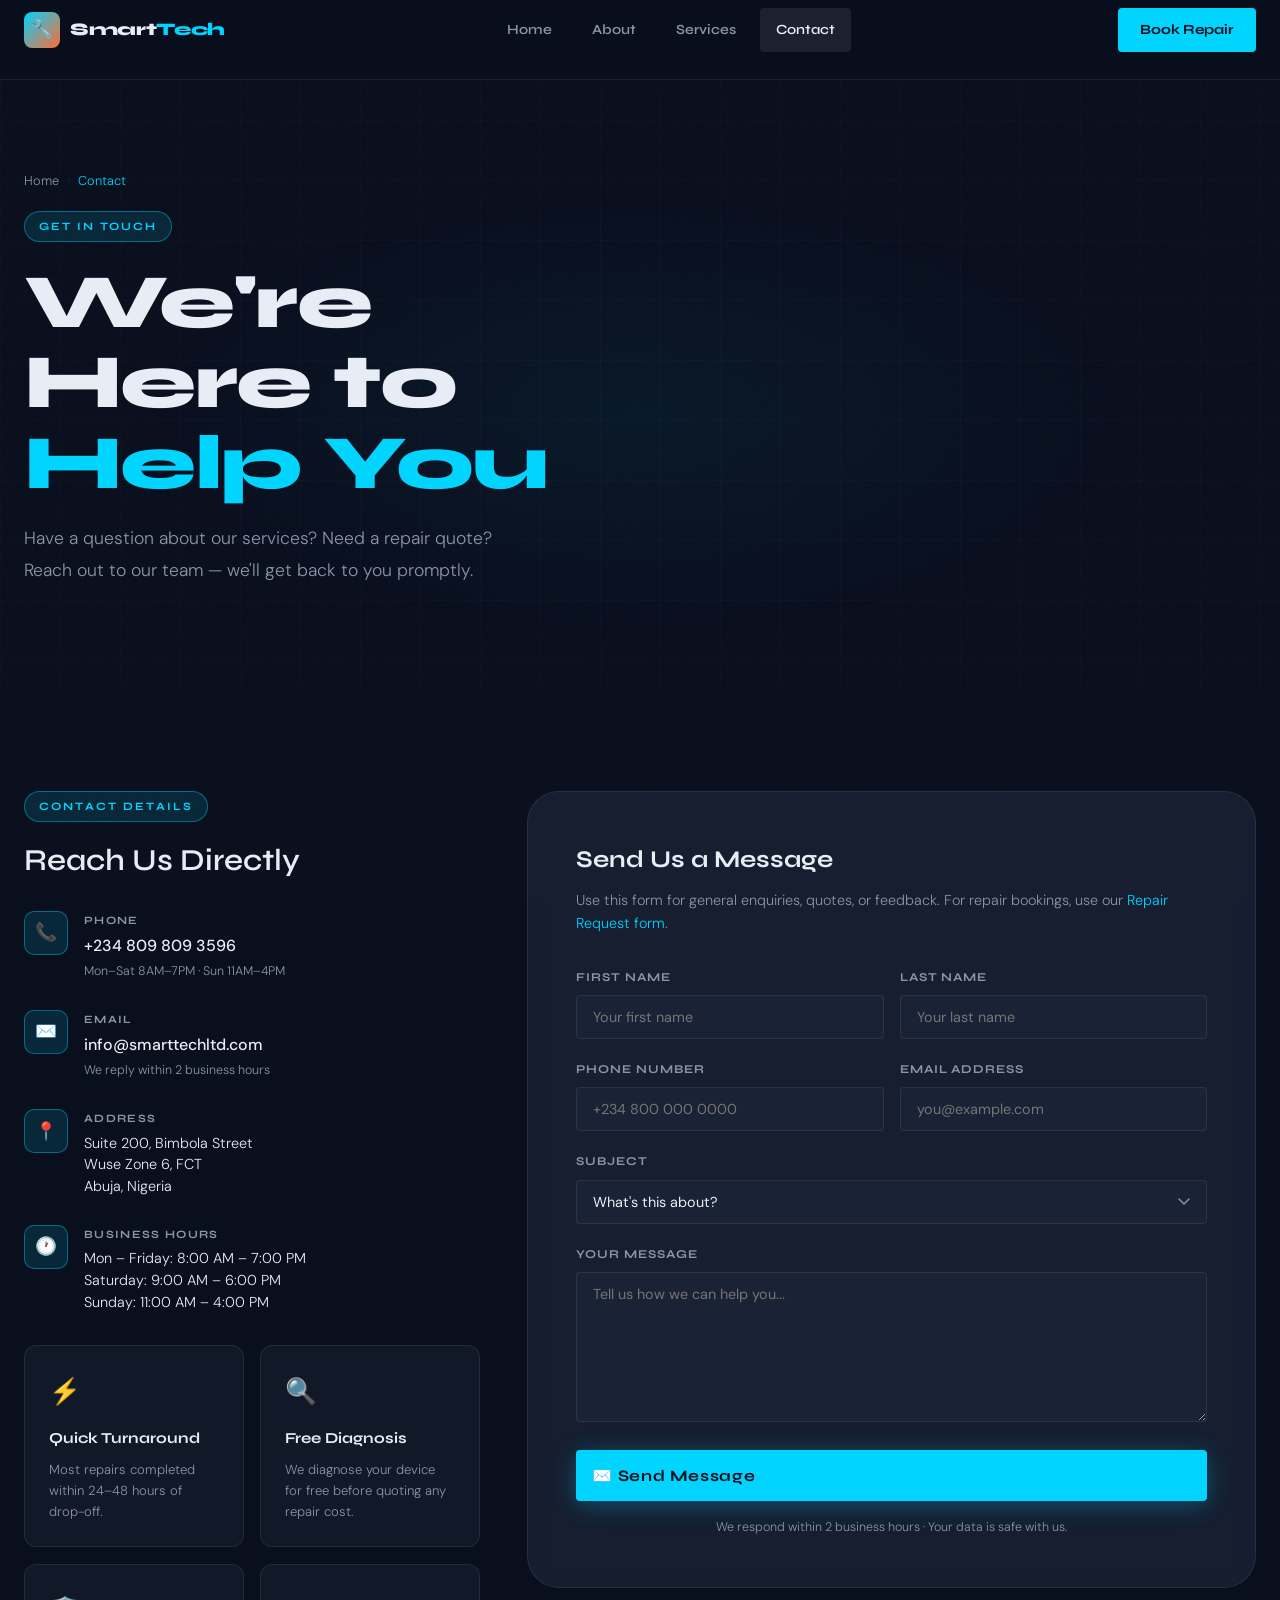
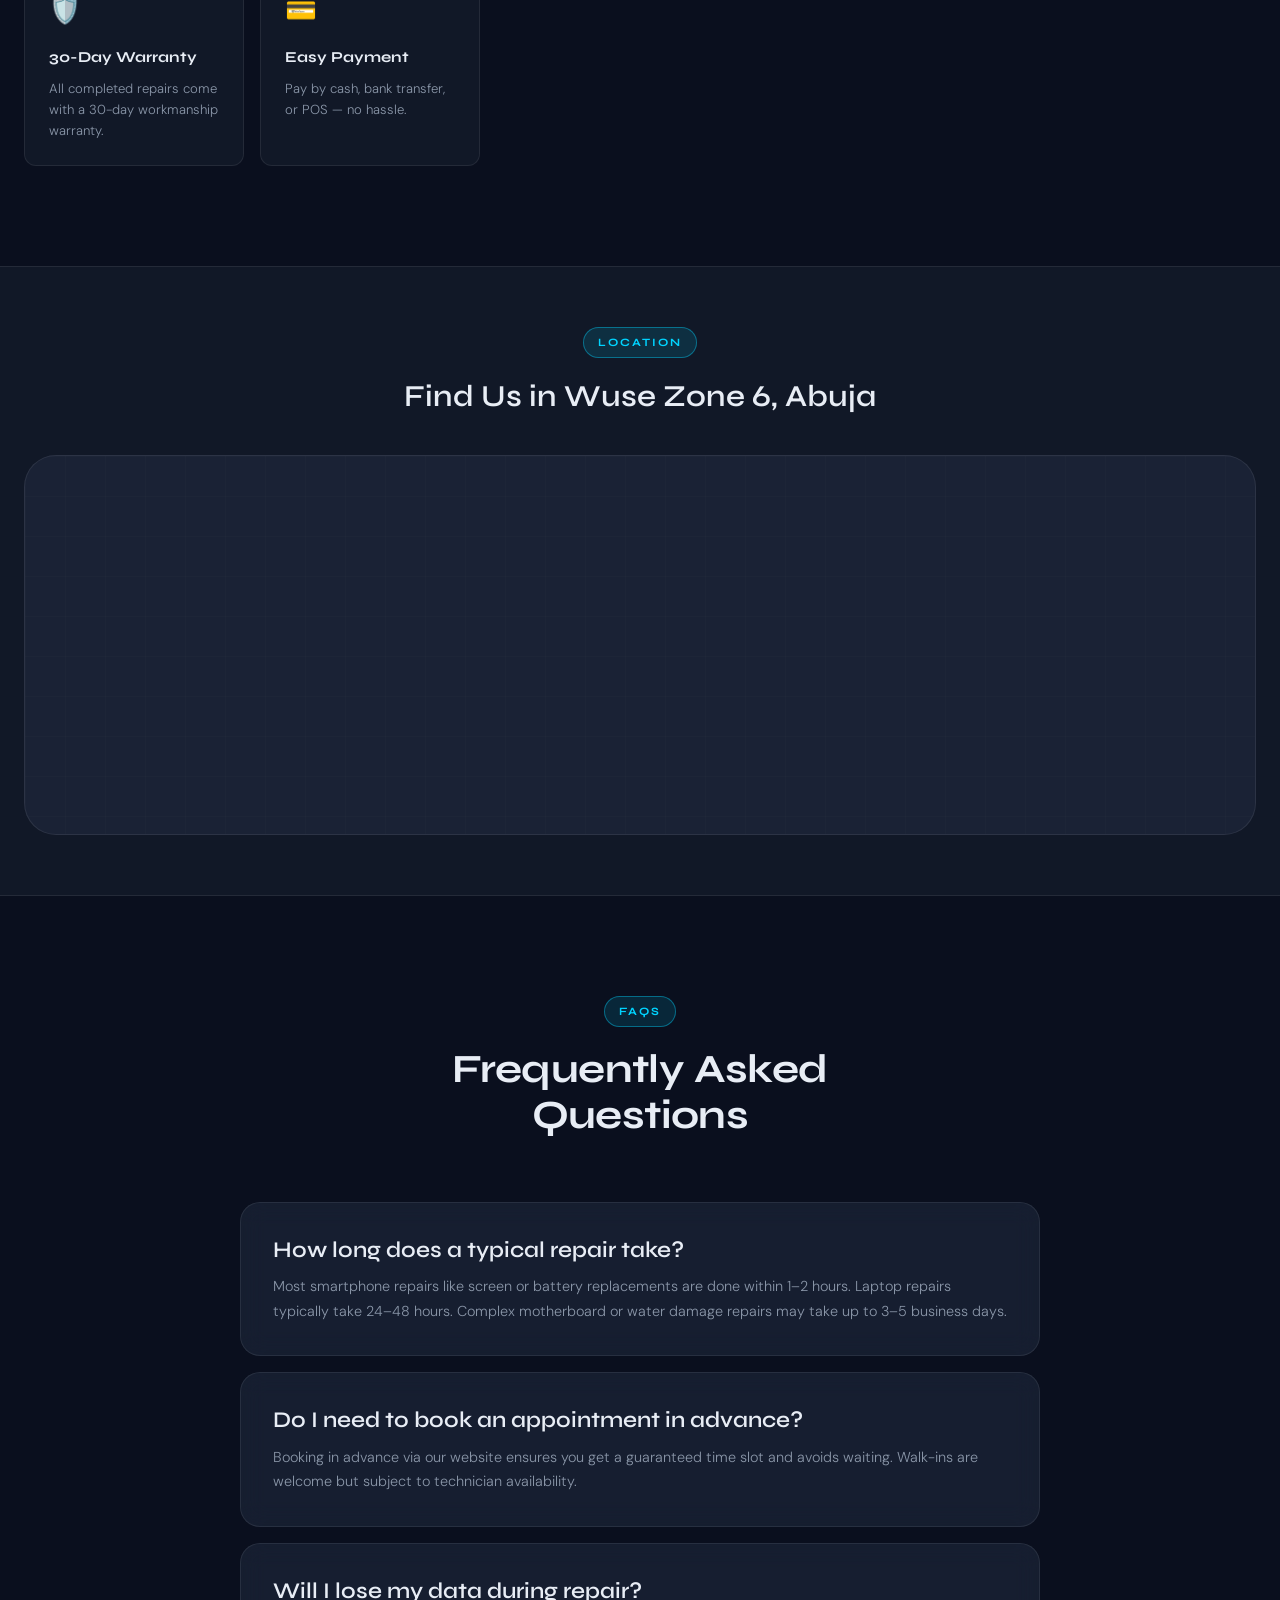
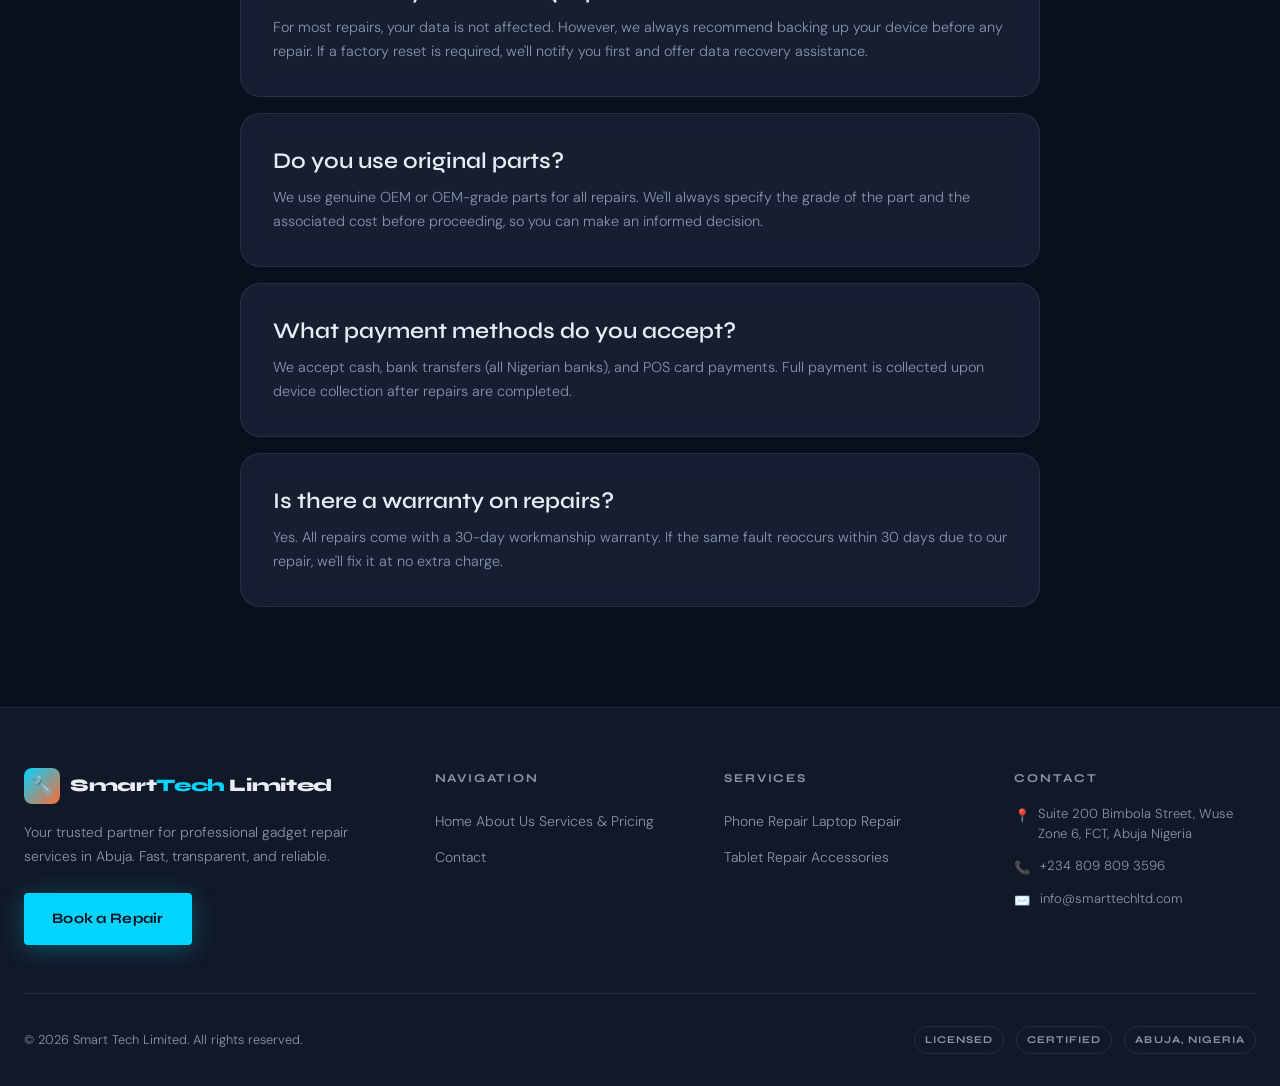
<file: Project3/contact.html>
<!doctype html>
<html lang="en">
  <head>
    <meta charset="UTF-8" />
    <meta name="viewport" content="width=device-width, initial-scale=1.0" />
    <title>Contact Us — Smart Tech Limited</title>
    <meta
      name="description"
      content="Contact Smart Tech Limited in Abuja. Phone, email, or visit us at Suite 200 Bimbola Street, Wuse Zone 6."
    />
    <link rel="stylesheet" href="./assets/css/style.css" />
  </head>
  <body class="bg-noise">
    <!-- NAVIGATION -->
    <nav class="nav">
      <div class="container">
        <div class="nav-inner">
          <a href="index.html" class="nav-logo">
            <div class="nav-logo-icon">🔧</div>
            <span class="nav-logo-text">Smart<span>Tech</span></span>
          </a>
          <ul class="nav-links">
            <li><a href="index.html" class="nav-link">Home</a></li>
            <li><a href="about.html" class="nav-link">About</a></li>
            <li><a href="services.html" class="nav-link">Services</a></li>
            <li><a href="contact.html" class="nav-link active">Contact</a></li>
          </ul>
          <a href="services.html#appointment" class="nav-cta">Book Repair</a>
          <!-- Mobile hamburger (CSS-only using <details>) -->
          <details class="nav-menu" aria-label="Navigation">
            <summary class="nav-toggle" aria-label="Toggle navigation">
              <span class="burger" aria-hidden="true"></span>
            </summary>

            <div class="nav-panel">
              <ul class="nav-links-mobile">
                <li><a href="index.html" class="nav-link">Home</a></li>
                <li><a href="about.html" class="nav-link">About</a></li>
                <li><a href="services.html" class="nav-link">Services</a></li>
                <li>
                  <a href="contact.html" class="nav-link active">Contact</a>
                </li>
              </ul>
              <a href="services.html#appointment" class="nav-cta nav-cta-mobile"
                >Book Repair</a
              >
            </div>
          </details>
        </div>
      </div>
    </nav>

    <!-- PAGE HERO -->
    <section class="page-hero">
      <div class="page-hero-bg"></div>
      <div class="page-hero-grid"></div>
      <div class="container" style="position: relative; z-index: 2">
        <div class="page-hero-breadcrumb">
          <a href="index.html" class="page-hero-breadcrumb-link">Home</a>
          <span class="page-hero-breadcrumb-sep">›</span>
          <span class="page-hero-breadcrumb-current">Contact</span>
        </div>
        <div class="label-tag">Get in Touch</div>
        <h1 class="heading-xl" style="max-width: 600px">
          We're Here to<br />
          <span class="text-primary">Help You</span>
        </h1>
        <p class="hero-desc" style="margin-top: 20px">
          Have a question about our services? Need a repair quote? Reach out to
          our team — we'll get back to you promptly.
        </p>
      </div>
    </section>

    <!-- CONTACT DETAILS + FORM -->
    <section class="section" id="appointment">
      <div class="container">
        <div class="contact-grid">
          <!-- LEFT: Contact Info -->
          <div>
            <div class="label-tag">Contact Details</div>
            <h2 class="heading-md" style="margin-bottom: 32px">
              Reach Us Directly
            </h2>

            <div class="contact-info-item">
              <div class="contact-info-icon">📞</div>
              <div>
                <div class="contact-info-label">Phone</div>
                <div
                  class="contact-info-value"
                  style="font-size: 1rem; font-weight: 500"
                >
                  +234 809 809 3596
                </div>
                <div
                  style="
                    font-size: 0.78rem;
                    color: var(--color-text-muted);
                    margin-top: 3px;
                  "
                >
                  Mon–Sat 8AM–7PM · Sun 11AM–4PM
                </div>
              </div>
            </div>

            <div class="contact-info-item">
              <div class="contact-info-icon">✉️</div>
              <div>
                <div class="contact-info-label">Email</div>
                <div
                  class="contact-info-value"
                  style="font-size: 1rem; font-weight: 500"
                >
                  info@smarttechltd.com
                </div>
                <div
                  style="
                    font-size: 0.78rem;
                    color: var(--color-text-muted);
                    margin-top: 3px;
                  "
                >
                  We reply within 2 business hours
                </div>
              </div>
            </div>

            <div class="contact-info-item">
              <div class="contact-info-icon">📍</div>
              <div>
                <div class="contact-info-label">Address</div>
                <div class="contact-info-value">
                  Suite 200, Bimbola Street<br />Wuse Zone 6, FCT<br />Abuja,
                  Nigeria
                </div>
              </div>
            </div>

            <div class="contact-info-item">
              <div class="contact-info-icon">🕐</div>
              <div>
                <div class="contact-info-label">Business Hours</div>
                <div class="contact-info-value">
                  Mon – Friday: 8:00 AM – 7:00 PM<br />
                  Saturday: 9:00 AM – 6:00 PM<br />
                  Sunday: 11:00 AM – 4:00 PM
                </div>
              </div>
            </div>

            <!-- Info Cards -->
            <div
              style="
                display: grid;
                grid-template-columns: 1fr 1fr;
                gap: 16px;
                margin-top: 32px;
              "
            >
              <div class="value-card">
                <div class="value-card-icon">⚡</div>
                <div class="value-card-title">Quick Turnaround</div>
                <p class="value-card-text">
                  Most repairs completed within 24–48 hours of drop-off.
                </p>
              </div>
              <div class="value-card">
                <div class="value-card-icon">🔍</div>
                <div class="value-card-title">Free Diagnosis</div>
                <p class="value-card-text">
                  We diagnose your device for free before quoting any repair
                  cost.
                </p>
              </div>
              <div class="value-card">
                <div class="value-card-icon">🛡️</div>
                <div class="value-card-title">30-Day Warranty</div>
                <p class="value-card-text">
                  All completed repairs come with a 30-day workmanship warranty.
                </p>
              </div>
              <div class="value-card">
                <div class="value-card-icon">💳</div>
                <div class="value-card-title">Easy Payment</div>
                <p class="value-card-text">
                  Pay by cash, bank transfer, or POS — no hassle.
                </p>
              </div>
            </div>
          </div>

          <!-- RIGHT: Contact Form -->
          <div>
            <div class="form-card">
              <form
                action="https://api.web3forms.com/submit"
                method="POST"
                id="contact-form"
              >
                <input
                  type="hidden"
                  name="access_key"
                  value="37629eb3-53d8-4f4f-b635-0b29a6e7dbbd"
                />

                <div class="form-title">Send Us a Message</div>
                <p class="form-subtitle">
                  Use this form for general enquiries, quotes, or feedback. For
                  repair bookings, use our
                  <a
                    href="services.html#appointment"
                    style="color: var(--color-primary)"
                    >Repair Request form</a
                  >.
                </p>

                <div class="form-row">
                  <div class="form-group">
                    <label class="form-label" for="c-first-name"
                      >First Name</label
                    >
                    <input
                      class="form-input"
                      type="text"
                      id="c-first-name"
                      name="first_name"
                      placeholder="Your first name"
                      required
                    />
                  </div>
                  <div class="form-group">
                    <label class="form-label" for="c-last-name"
                      >Last Name</label
                    >
                    <input
                      class="form-input"
                      type="text"
                      id="c-last-name"
                      name="last_name"
                      placeholder="Your last name"
                      required
                    />
                  </div>
                </div>

                <div class="form-row">
                  <div class="form-group">
                    <label class="form-label" for="c-phone">Phone Number</label>
                    <input
                      class="form-input"
                      type="tel"
                      id="c-phone"
                      name="phone"
                      placeholder="+234 800 000 0000"
                    />
                  </div>
                  <div class="form-group">
                    <label class="form-label" for="c-email"
                      >Email Address</label
                    >
                    <input
                      class="form-input"
                      type="email"
                      id="c-email"
                      name="email"
                      placeholder="you@example.com"
                      required
                    />
                  </div>
                </div>

                <div class="form-group">
                  <label class="form-label" for="c-subject">Subject</label>
                  <select
                    class="form-select"
                    id="c-subject"
                    name="subject"
                    required
                  >
                    <option value="" disabled selected>
                      What's this about?
                    </option>
                    <option value="repair_quote">Repair Quote / Enquiry</option>
                    <option value="parts_price">
                      Parts &amp; Accessories Pricing
                    </option>
                    <option value="appointment">Appointment Question</option>
                    <option value="complaint">Complaint / Issue</option>
                    <option value="compliment">Compliment / Feedback</option>
                    <option value="partnership">Partnership / Business</option>
                    <option value="other">Other</option>
                  </select>
                </div>

                <div class="form-group">
                  <label class="form-label" for="c-message">Your Message</label>
                  <textarea
                    class="form-textarea"
                    id="c-message"
                    name="message"
                    style="min-height: 150px"
                    placeholder="Tell us how we can help you..."
                    required
                  ></textarea>
                </div>

                <button
                  class="btn btn-primary btn-lg form-submit"
                  type="submit"
                >
                  ✉️ Send Message
                </button>

                <p
                  style="
                    text-align: center;
                    font-size: 0.78rem;
                    color: var(--color-text-muted);
                    margin-top: 16px;
                  "
                >
                  We respond within 2 business hours · Your data is safe with
                  us.
                </p>
              </form>
            </div>
          </div>
        </div>
      </div>
    </section>

    <!-- MAP PLACEHOLDER -->
    <section
      class="section-sm"
      style="
        background: var(--color-surface);
        border-top: 1px solid var(--color-border);
        border-bottom: 1px solid var(--color-border);
      "
    >
      <div class="container">
        <div class="section-header-centered" style="margin-bottom: 40px">
          <div class="label-tag">Location</div>
          <h2 class="heading-md">Find Us in Wuse Zone 6, Abuja</h2>
        </div>

        <!-- Map embed placeholder styled to match dark theme -->
        <div
          style="
            background: var(--color-surface-2);
            border: 1px solid var(--color-border);
            border-radius: var(--radius-xl);
            height: 380px;
            display: flex;
            flex-direction: column;
            align-items: center;
            justify-content: center;
            gap: 16px;
            position: relative;
            overflow: hidden;
          "
        >
          <div
            style="
              position: absolute;
              inset: 0;
              background:
                linear-gradient(rgba(255, 255, 255, 0.01) 1px, transparent 1px),
                linear-gradient(
                  90deg,
                  rgba(255, 255, 255, 0.01) 1px,
                  transparent 1px
                );
              background-size: 40px 40px;
            "
          ></div>
          <!-- <div style="font-size: 3rem; position: relative; z-index: 2">📍</div> -->
          <div style="text-align: center; position: relative; z-index: 2">
            <iframe
              title="Smart Tech Limited Location"
              src="https://www.google.com/maps/embed?pb=!1m18!1m12!1m3!1d3944.441086835419!2d7.447871315334644!3d9.07205997920309!2m3!1f0!2f0!3f0!3m2!1i1024!2i768!4f13.1!3m3!1m2!1s0x104e0adfb407e8bb%3A0xf1d30e620b327ca3!2sZone%206%2C%20Abuja%2C%20Federal%20Capital%20Territory%2C%20Nigeria!5e0!3m2!1sen!2sus!4v1700000000000"
              style="border: 0; filter: grayscale(100%) opacity(80%)"
              allowfullscreen=""
              loading="lazy"
              referrerpolicy="no-referrer-when-downgrade"
              class="mapframe"
            ></iframe>
          </div>
        </div>
      </div>
    </section>

    <!-- FAQ -->
    <section class="section">
      <div class="container">
        <div class="section-header-centered">
          <div class="label-tag">FAQs</div>
          <h2 class="heading-lg">Frequently Asked Questions</h2>
        </div>

        <div style="max-width: 800px; margin: 0 auto; display: grid; gap: 16px">
          <div class="card">
            <div class="heading-sm" style="margin-bottom: 10px">
              How long does a typical repair take?
            </div>
            <p
              style="
                color: var(--color-text-muted);
                font-size: 0.9rem;
                line-height: 1.7;
              "
            >
              Most smartphone repairs like screen or battery replacements are
              done within 1–2 hours. Laptop repairs typically take 24–48 hours.
              Complex motherboard or water damage repairs may take up to 3–5
              business days.
            </p>
          </div>
          <div class="card">
            <div class="heading-sm" style="margin-bottom: 10px">
              Do I need to book an appointment in advance?
            </div>
            <p
              style="
                color: var(--color-text-muted);
                font-size: 0.9rem;
                line-height: 1.7;
              "
            >
              Booking in advance via our website ensures you get a guaranteed
              time slot and avoids waiting. Walk-ins are welcome but subject to
              technician availability.
            </p>
          </div>
          <div class="card">
            <div class="heading-sm" style="margin-bottom: 10px">
              Will I lose my data during repair?
            </div>
            <p
              style="
                color: var(--color-text-muted);
                font-size: 0.9rem;
                line-height: 1.7;
              "
            >
              For most repairs, your data is not affected. However, we always
              recommend backing up your device before any repair. If a factory
              reset is required, we'll notify you first and offer data recovery
              assistance.
            </p>
          </div>
          <div class="card">
            <div class="heading-sm" style="margin-bottom: 10px">
              Do you use original parts?
            </div>
            <p
              style="
                color: var(--color-text-muted);
                font-size: 0.9rem;
                line-height: 1.7;
              "
            >
              We use genuine OEM or OEM-grade parts for all repairs. We'll
              always specify the grade of the part and the associated cost
              before proceeding, so you can make an informed decision.
            </p>
          </div>
          <div class="card">
            <div class="heading-sm" style="margin-bottom: 10px">
              What payment methods do you accept?
            </div>
            <p
              style="
                color: var(--color-text-muted);
                font-size: 0.9rem;
                line-height: 1.7;
              "
            >
              We accept cash, bank transfers (all Nigerian banks), and POS card
              payments. Full payment is collected upon device collection after
              repairs are completed.
            </p>
          </div>
          <div class="card">
            <div class="heading-sm" style="margin-bottom: 10px">
              Is there a warranty on repairs?
            </div>
            <p
              style="
                color: var(--color-text-muted);
                font-size: 0.9rem;
                line-height: 1.7;
              "
            >
              Yes. All repairs come with a 30-day workmanship warranty. If the
              same fault reoccurs within 30 days due to our repair, we'll fix it
              at no extra charge.
            </p>
          </div>
        </div>
      </div>
    </section>

    <!-- FOOTER -->
    <footer class="footer">
      <div class="container">
        <div class="footer-top">
          <div>
            <a href="index.html" class="nav-logo">
              <div class="nav-logo-icon">🔧</div>
              <span class="nav-logo-text">Smart<span>Tech</span> Limited</span>
            </a>
            <p class="footer-brand-desc">
              Your trusted partner for professional gadget repair services in
              Abuja. Fast, transparent, and reliable.
            </p>
            <a href="services.html#appointment" class="btn btn-primary"
              >Book a Repair</a
            >
          </div>
          <div>
            <div class="footer-heading">Navigation</div>
            <a href="index.html" class="footer-link">Home</a>
            <a href="about.html" class="footer-link">About Us</a>
            <a href="services.html" class="footer-link"
              >Services &amp; Pricing</a
            >
            <a href="contact.html" class="footer-link">Contact</a>
          </div>
          <div>
            <div class="footer-heading">Services</div>
            <a href="services.html" class="footer-link">Phone Repair</a>
            <a href="services.html" class="footer-link">Laptop Repair</a>
            <a href="services.html" class="footer-link">Tablet Repair</a>
            <a href="services.html" class="footer-link">Accessories</a>
          </div>
          <div>
            <div class="footer-heading">Contact</div>
            <div class="footer-contact-item">
              <span class="footer-contact-icon">📍</span>
              Suite 200 Bimbola Street, Wuse Zone 6, FCT, Abuja Nigeria
            </div>
            <div class="footer-contact-item">
              <span class="footer-contact-icon">📞</span>
              +234 809 809 3596
            </div>
            <div class="footer-contact-item">
              <span class="footer-contact-icon">✉️</span>
              info@smarttechltd.com
            </div>
          </div>
        </div>
        <div class="footer-bottom">
          <span class="footer-copy"
            >© 2026 Smart Tech Limited. All rights reserved.</span
          >
          <div class="footer-badges">
            <span class="footer-badge">Licensed</span>
            <span class="footer-badge">Certified</span>
            <span class="footer-badge">Abuja, Nigeria</span>
          </div>
        </div>
      </div>
    </footer>
  </body>
</html>
</file>
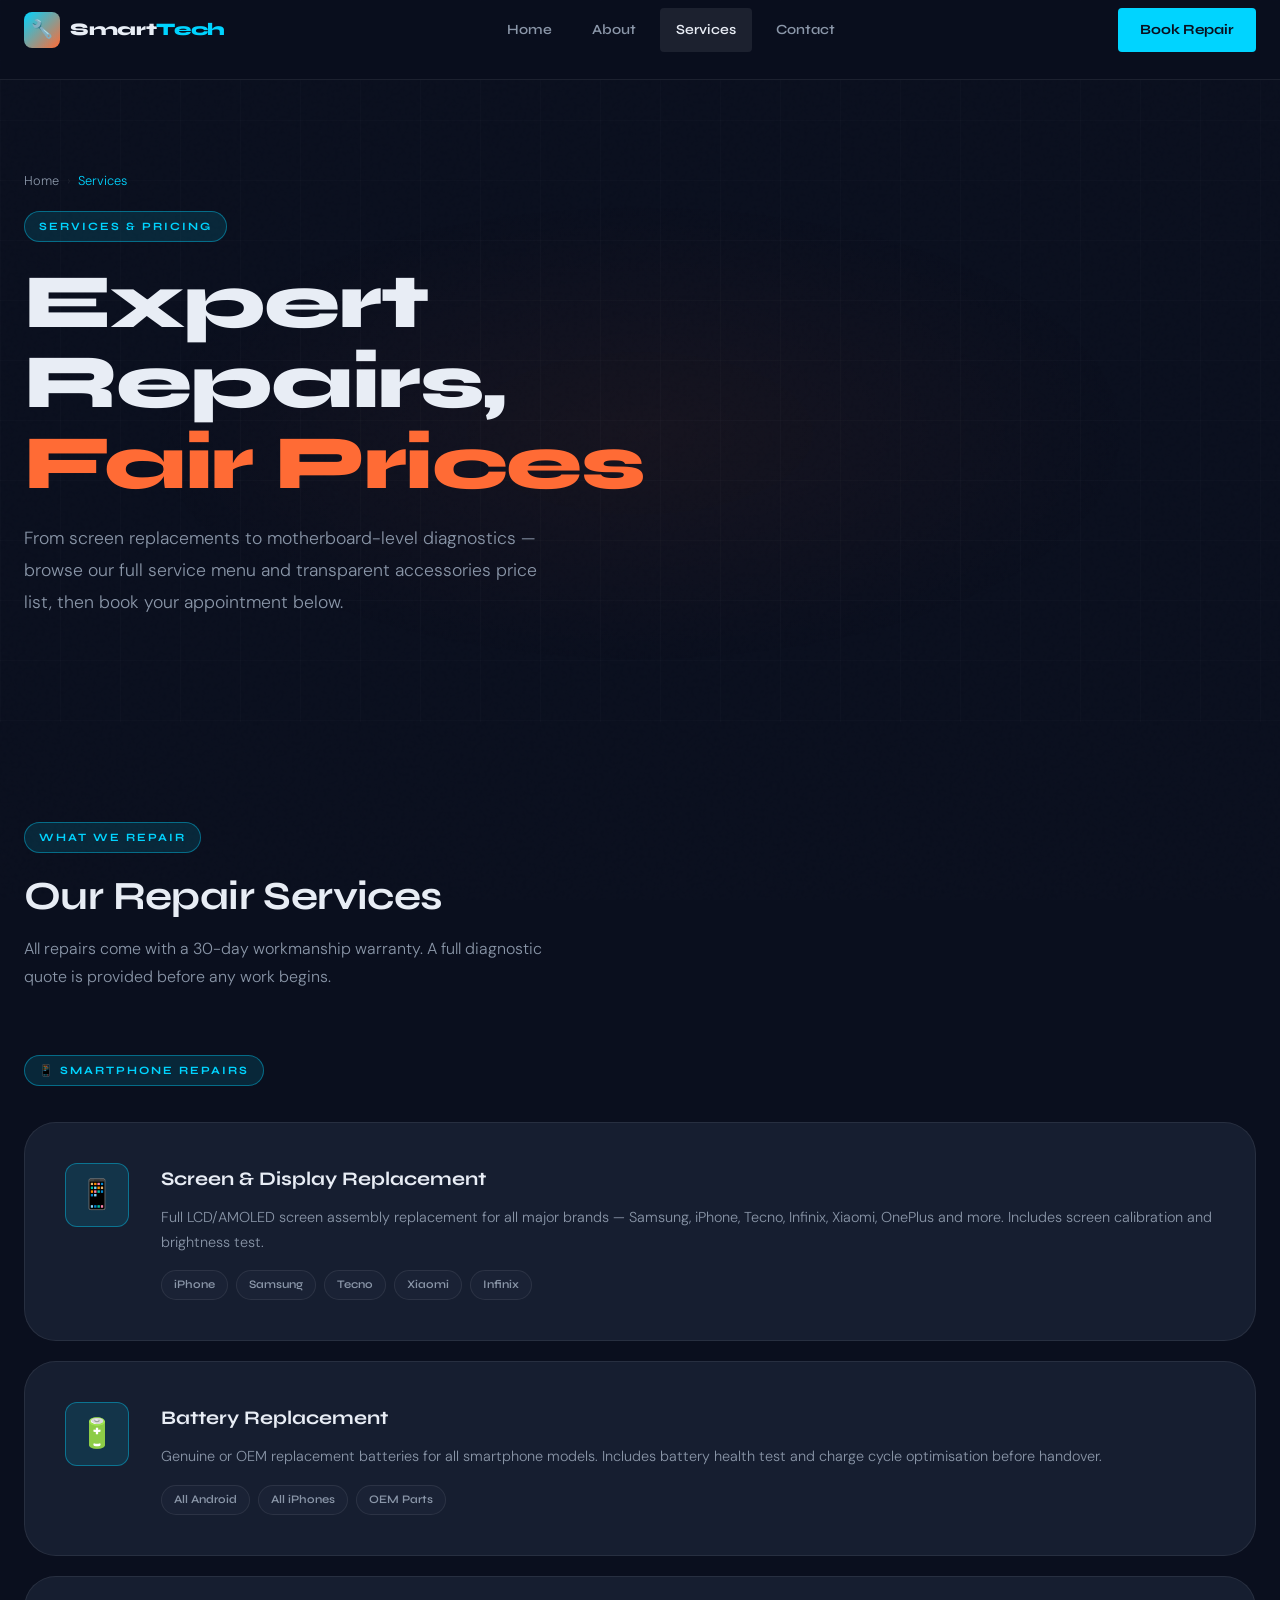
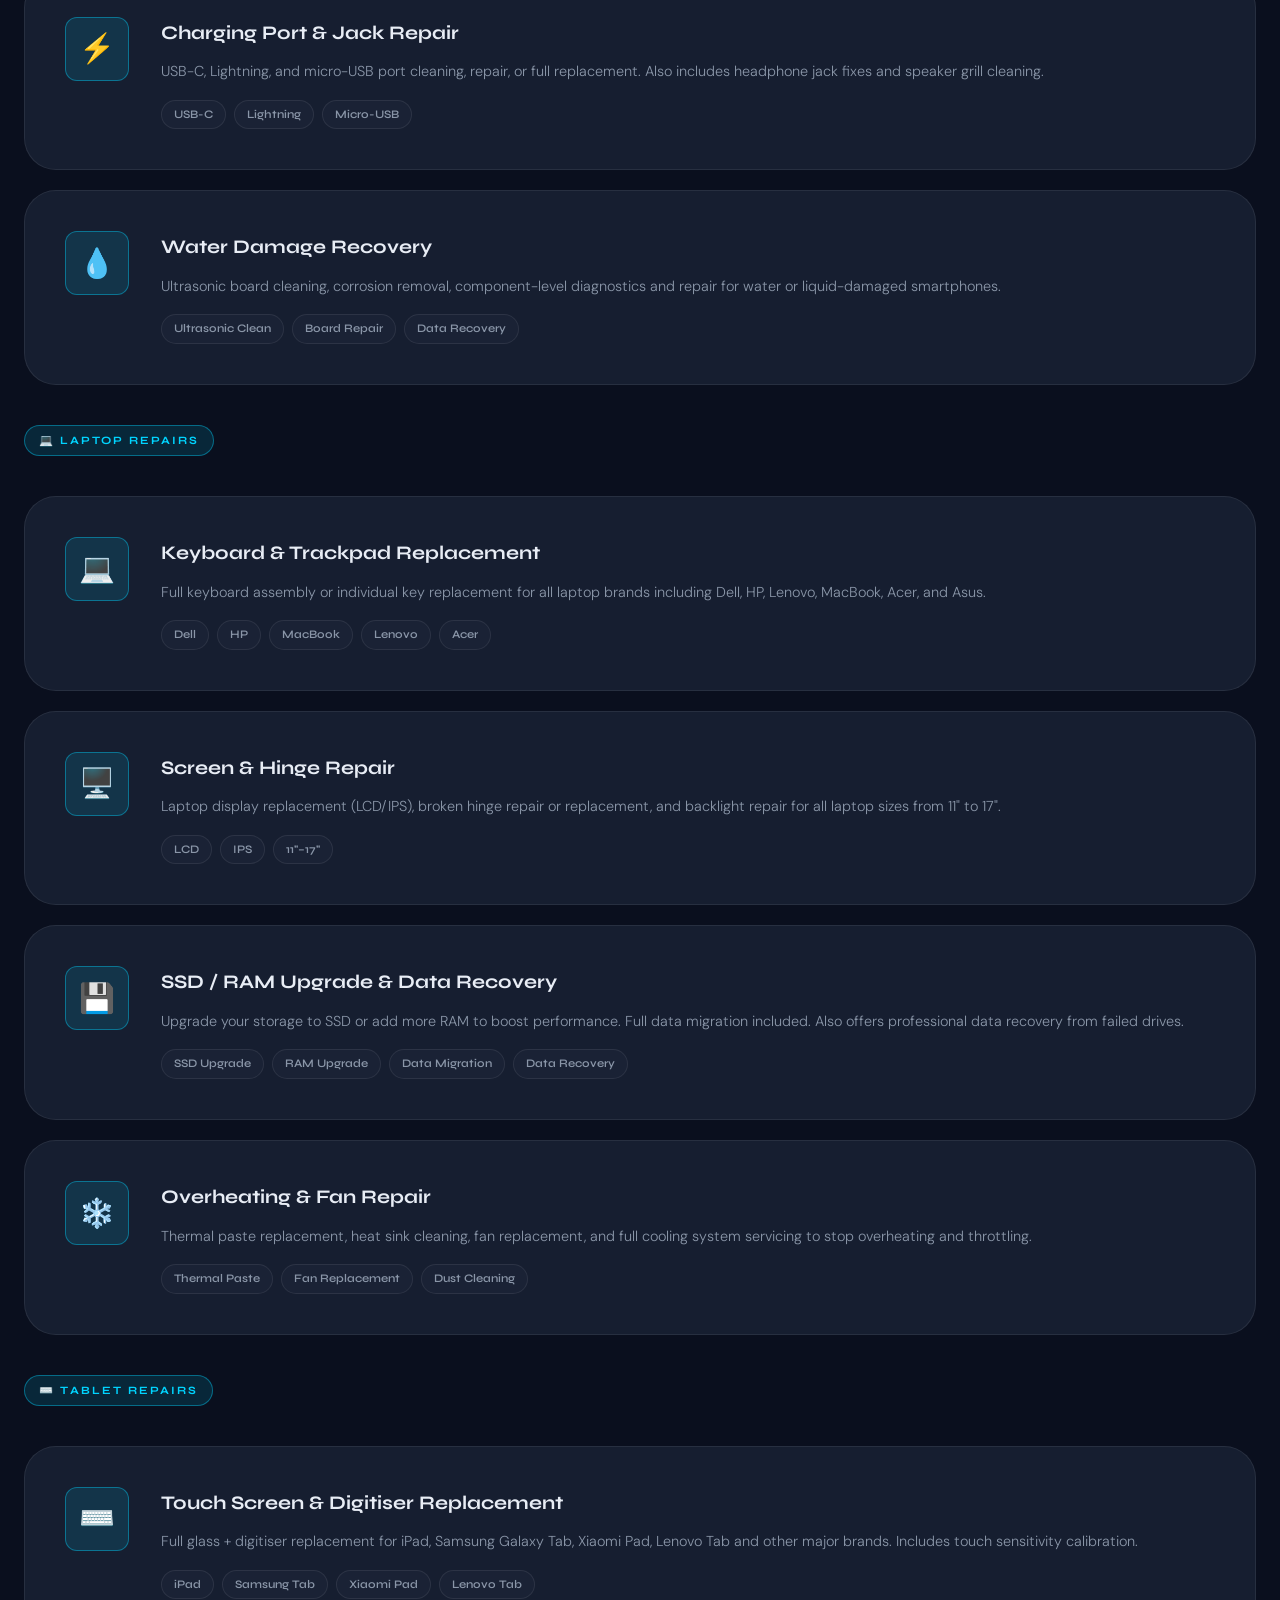
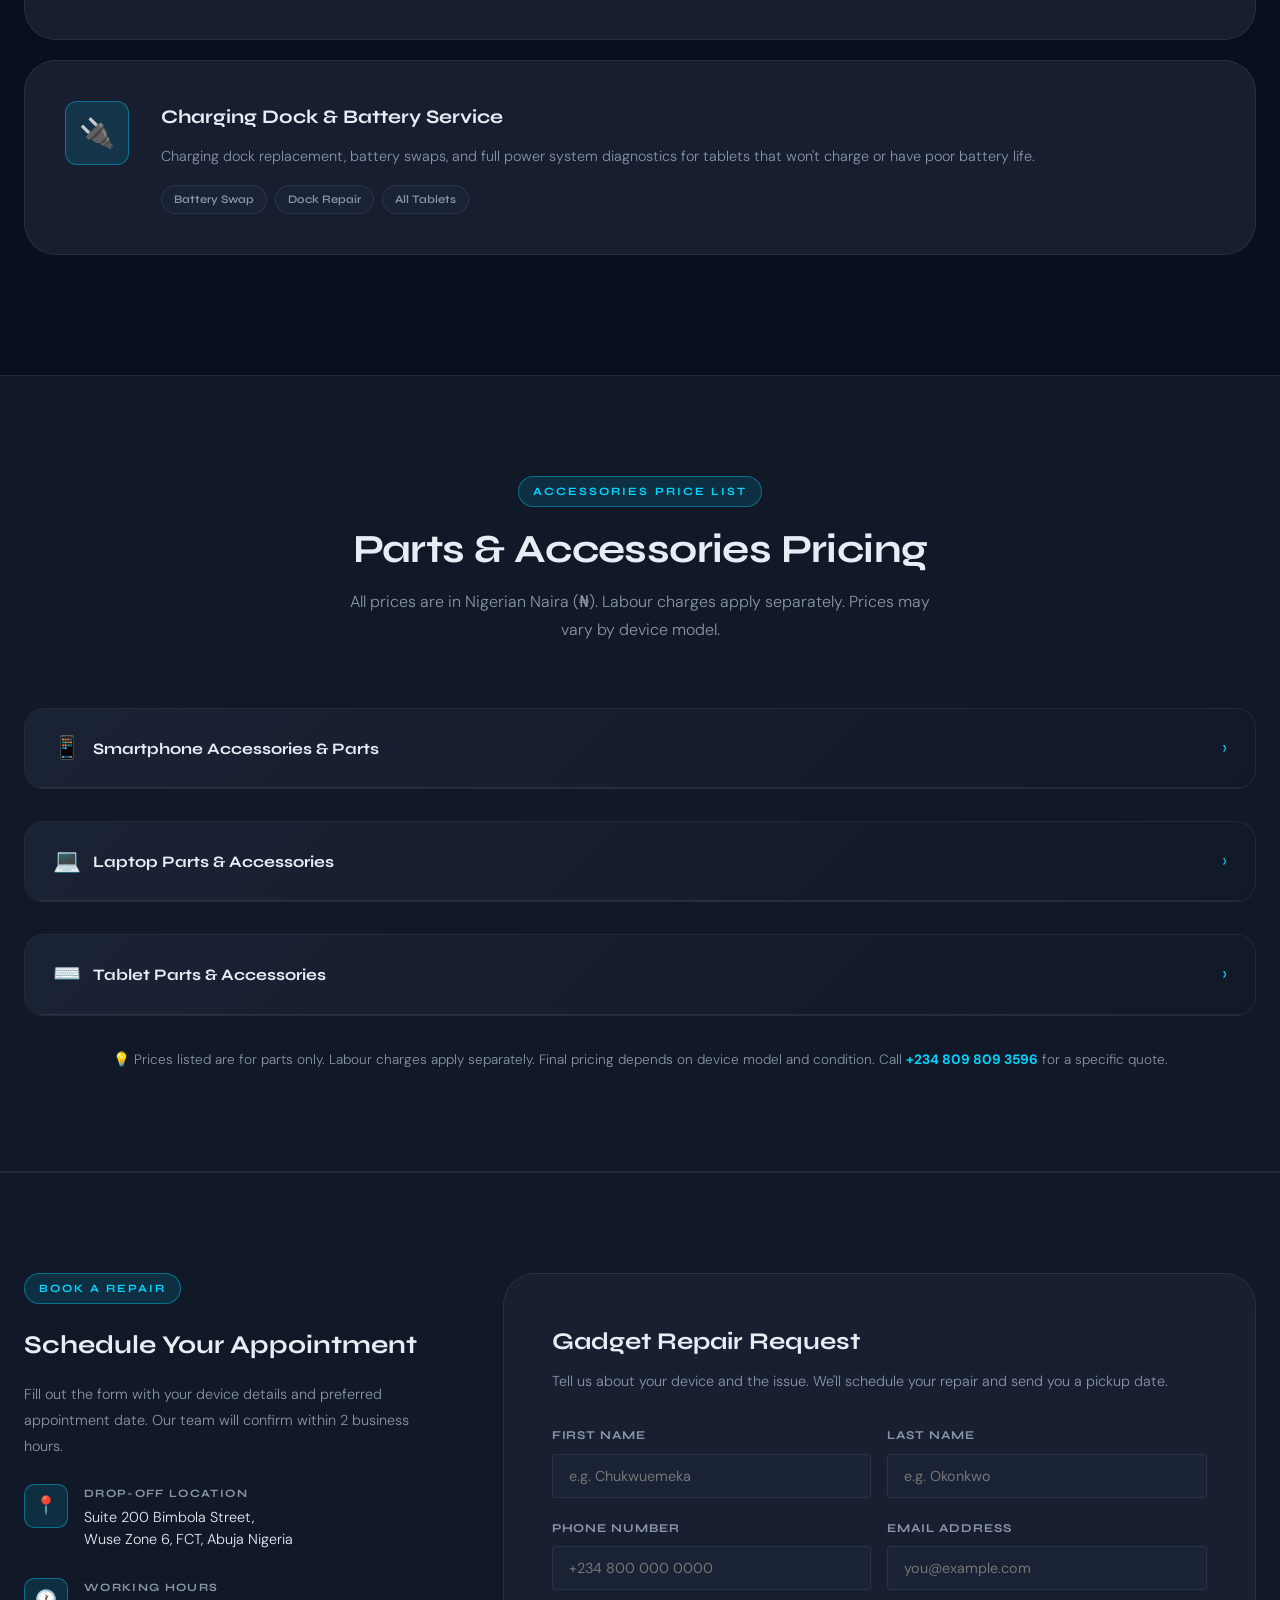
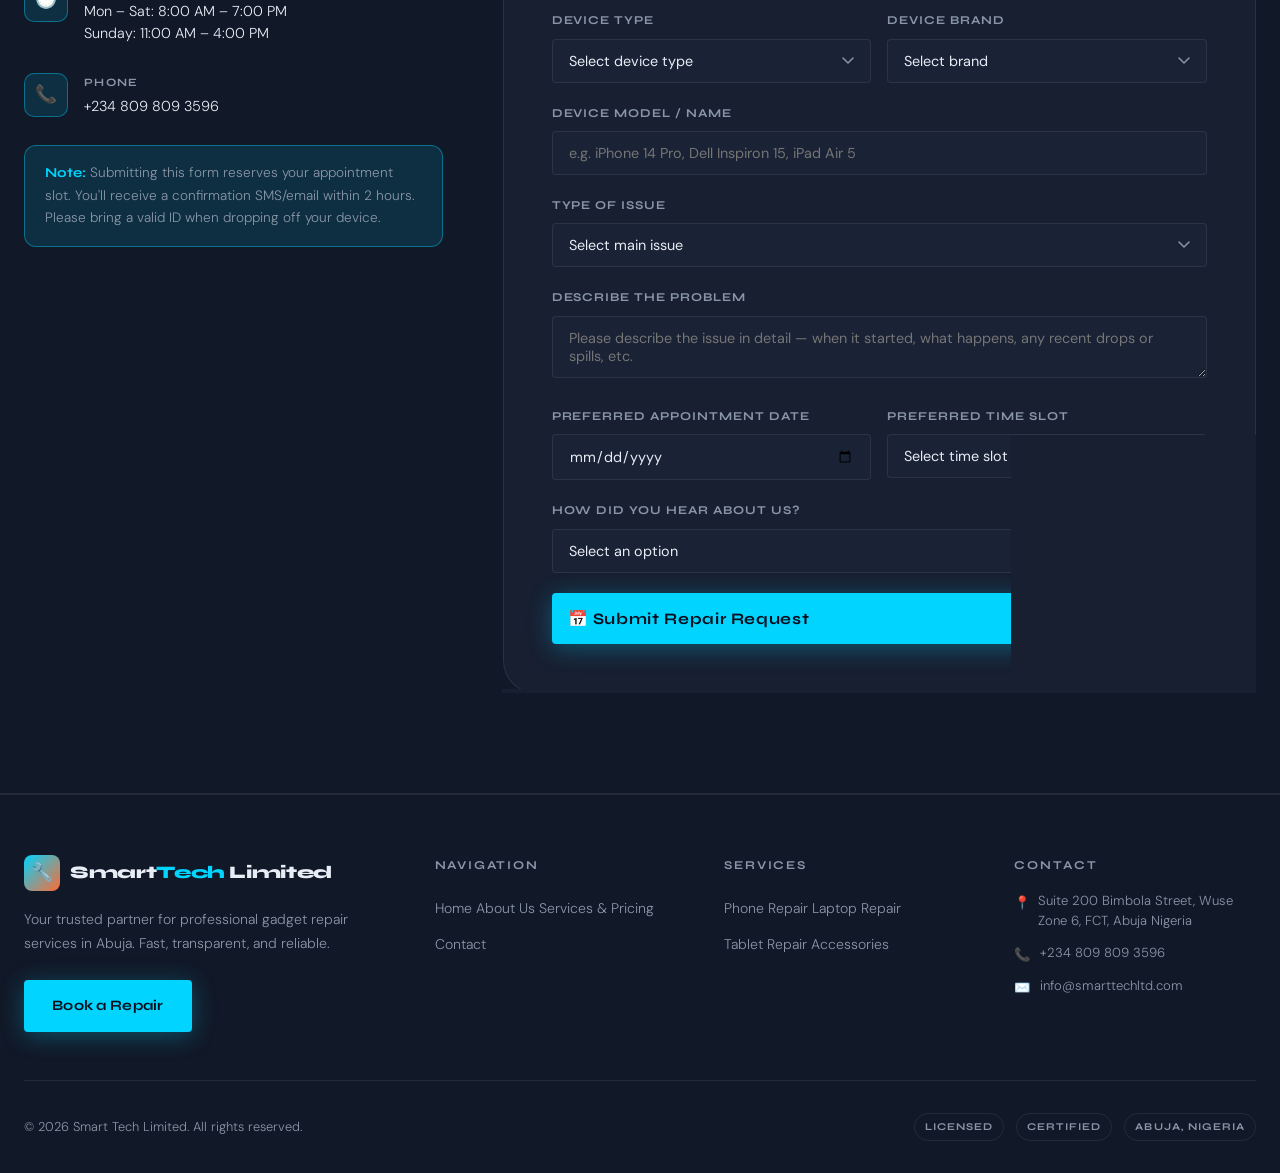
<file: Project3/services.html>
<!doctype html>
<html lang="en">
  <head>
    <meta charset="UTF-8" />
    <meta name="viewport" content="width=device-width, initial-scale=1.0" />
    <title>Services &amp; Pricing — Smart Tech Limited</title>
    <meta
      name="description"
      content="Repair services and accessories price list for phones, laptops and tablets. Book a repair appointment online."
    />
    <link rel="stylesheet" href="./assets/css/style.css" />
  </head>
  <body class="bg-noise">
    <!-- NAVIGATION -->
    <nav class="nav">
      <div class="container">
        <div class="nav-inner">
          <a href="index.html" class="nav-logo">
            <div class="nav-logo-icon">🔧</div>
            <span class="nav-logo-text">Smart<span>Tech</span></span>
          </a>
          <ul class="nav-links">
            <li><a href="index.html" class="nav-link">Home</a></li>
            <li><a href="about.html" class="nav-link">About</a></li>
            <li>
              <a href="services.html" class="nav-link active">Services</a>
            </li>
            <li><a href="contact.html" class="nav-link">Contact</a></li>
          </ul>
          <a href="#appointment" class="nav-cta">Book Repair</a>

          <!-- Mobile hamburger (CSS-only using <details>) -->
          <nav class="nav-menu" aria-label="Navigation">
            <details>
              <summary class="nav-toggle" aria-label="Toggle navigation">
                <span class="burger" aria-hidden="true"></span>
              </summary>
              <!-- Your menu links go here -->
              <div class="nav-panel">
                <ul class="nav-links-mobile">
                  <li><a href="index.html" class="nav-link">Home</a></li>
                  <li><a href="about.html" class="nav-link">About</a></li>
                  <li><a href="services.html" class="nav-link">Services</a></li>
                  <li><a href="contact.html" class="nav-link">Contact</a></li>
                </ul>
                <a href="#appointment" class="nav-cta nav-cta-mobile"
                  >Book Repair</a
                >
              </div>
            </details>
          </nav>
        </div>
      </div>
    </nav>

    <!-- PAGE HERO -->
    <section class="services-hero">
      <div class="services-hero-bg"></div>
      <div class="page-hero-grid"></div>
      <div class="container" style="position: relative; z-index: 2">
        <div class="page-hero-breadcrumb">
          <a href="index.html" class="page-hero-breadcrumb-link">Home</a>
          <span class="page-hero-breadcrumb-sep">›</span>
          <span class="page-hero-breadcrumb-current">Services</span>
        </div>
        <div class="label-tag">Services &amp; Pricing</div>
        <h1 class="heading-xl" style="max-width: 700px">
          Expert Repairs,<br />
          <span class="text-accent">Fair Prices</span>
        </h1>
        <p class="hero-desc" style="margin-top: 20px">
          From screen replacements to motherboard-level diagnostics — browse our
          full service menu and transparent accessories price list, then book
          your appointment below.
        </p>
      </div>
    </section>

    <!-- SERVICES LIST -->
    <section class="section">
      <div class="container">
        <div class="section-header">
          <div class="label-tag">What We Repair</div>
          <h2 class="heading-lg">Our Repair Services</h2>
          <p class="section-subtitle" style="max-width: 560px">
            All repairs come with a 30-day workmanship warranty. A full
            diagnostic quote is provided before any work begins.
          </p>
        </div>

        <!-- Phones -->
        <div style="margin-bottom: 16px">
          <div class="label-tag" style="margin-bottom: 20px">
            📱 Smartphone Repairs
          </div>
        </div>

        <div class="service-full-card">
          <div class="service-full-icon">📱</div>
          <div>
            <div class="service-full-title">
              Screen &amp; Display Replacement
            </div>
            <p class="service-full-desc">
              Full LCD/AMOLED screen assembly replacement for all major brands —
              Samsung, iPhone, Tecno, Infinix, Xiaomi, OnePlus and more.
              Includes screen calibration and brightness test.
            </p>
            <div class="service-tags">
              <span class="service-tag">iPhone</span>
              <span class="service-tag">Samsung</span>
              <span class="service-tag">Tecno</span>
              <span class="service-tag">Xiaomi</span>
              <span class="service-tag">Infinix</span>
            </div>
          </div>
        </div>

        <div class="service-full-card">
          <div class="service-full-icon">🔋</div>
          <div>
            <div class="service-full-title">Battery Replacement</div>
            <p class="service-full-desc">
              Genuine or OEM replacement batteries for all smartphone models.
              Includes battery health test and charge cycle optimisation before
              handover.
            </p>
            <div class="service-tags">
              <span class="service-tag">All Android</span>
              <span class="service-tag">All iPhones</span>
              <span class="service-tag">OEM Parts</span>
            </div>
          </div>
        </div>

        <div class="service-full-card">
          <div class="service-full-icon">⚡</div>
          <div>
            <div class="service-full-title">
              Charging Port &amp; Jack Repair
            </div>
            <p class="service-full-desc">
              USB-C, Lightning, and micro-USB port cleaning, repair, or full
              replacement. Also includes headphone jack fixes and speaker grill
              cleaning.
            </p>
            <div class="service-tags">
              <span class="service-tag">USB-C</span>
              <span class="service-tag">Lightning</span>
              <span class="service-tag">Micro-USB</span>
            </div>
          </div>
        </div>

        <div class="service-full-card">
          <div class="service-full-icon">💧</div>
          <div>
            <div class="service-full-title">Water Damage Recovery</div>
            <p class="service-full-desc">
              Ultrasonic board cleaning, corrosion removal, component-level
              diagnostics and repair for water or liquid-damaged smartphones.
            </p>
            <div class="service-tags">
              <span class="service-tag">Ultrasonic Clean</span>
              <span class="service-tag">Board Repair</span>
              <span class="service-tag">Data Recovery</span>
            </div>
          </div>
        </div>

        <!-- Laptops -->
        <div style="margin: 40px 0 20px">
          <div class="label-tag" style="margin-bottom: 20px">
            💻 Laptop Repairs
          </div>
        </div>

        <div class="service-full-card">
          <div class="service-full-icon">💻</div>
          <div>
            <div class="service-full-title">
              Keyboard &amp; Trackpad Replacement
            </div>
            <p class="service-full-desc">
              Full keyboard assembly or individual key replacement for all
              laptop brands including Dell, HP, Lenovo, MacBook, Acer, and Asus.
            </p>
            <div class="service-tags">
              <span class="service-tag">Dell</span>
              <span class="service-tag">HP</span>
              <span class="service-tag">MacBook</span>
              <span class="service-tag">Lenovo</span>
              <span class="service-tag">Acer</span>
            </div>
          </div>
        </div>

        <div class="service-full-card">
          <div class="service-full-icon">🖥️</div>
          <div>
            <div class="service-full-title">Screen &amp; Hinge Repair</div>
            <p class="service-full-desc">
              Laptop display replacement (LCD/IPS), broken hinge repair or
              replacement, and backlight repair for all laptop sizes from 11" to
              17".
            </p>
            <div class="service-tags">
              <span class="service-tag">LCD</span>
              <span class="service-tag">IPS</span>
              <span class="service-tag">11"–17"</span>
            </div>
          </div>
        </div>

        <div class="service-full-card">
          <div class="service-full-icon">💾</div>
          <div>
            <div class="service-full-title">
              SSD / RAM Upgrade &amp; Data Recovery
            </div>
            <p class="service-full-desc">
              Upgrade your storage to SSD or add more RAM to boost performance.
              Full data migration included. Also offers professional data
              recovery from failed drives.
            </p>
            <div class="service-tags">
              <span class="service-tag">SSD Upgrade</span>
              <span class="service-tag">RAM Upgrade</span>
              <span class="service-tag">Data Migration</span>
              <span class="service-tag">Data Recovery</span>
            </div>
          </div>
        </div>

        <div class="service-full-card">
          <div class="service-full-icon">❄️</div>
          <div>
            <div class="service-full-title">Overheating &amp; Fan Repair</div>
            <p class="service-full-desc">
              Thermal paste replacement, heat sink cleaning, fan replacement,
              and full cooling system servicing to stop overheating and
              throttling.
            </p>
            <div class="service-tags">
              <span class="service-tag">Thermal Paste</span>
              <span class="service-tag">Fan Replacement</span>
              <span class="service-tag">Dust Cleaning</span>
            </div>
          </div>
        </div>

        <!-- Tablets -->
        <div style="margin: 40px 0 20px">
          <div class="label-tag" style="margin-bottom: 20px">
            ⌨️ Tablet Repairs
          </div>
        </div>

        <div class="service-full-card">
          <div class="service-full-icon">⌨️</div>
          <div>
            <div class="service-full-title">
              Touch Screen &amp; Digitiser Replacement
            </div>
            <p class="service-full-desc">
              Full glass + digitiser replacement for iPad, Samsung Galaxy Tab,
              Xiaomi Pad, Lenovo Tab and other major brands. Includes touch
              sensitivity calibration.
            </p>
            <div class="service-tags">
              <span class="service-tag">iPad</span>
              <span class="service-tag">Samsung Tab</span>
              <span class="service-tag">Xiaomi Pad</span>
              <span class="service-tag">Lenovo Tab</span>
            </div>
          </div>
        </div>

        <div class="service-full-card">
          <div class="service-full-icon">🔌</div>
          <div>
            <div class="service-full-title">
              Charging Dock &amp; Battery Service
            </div>
            <p class="service-full-desc">
              Charging dock replacement, battery swaps, and full power system
              diagnostics for tablets that won't charge or have poor battery
              life.
            </p>
            <div class="service-tags">
              <span class="service-tag">Battery Swap</span>
              <span class="service-tag">Dock Repair</span>
              <span class="service-tag">All Tablets</span>
            </div>
          </div>
        </div>
      </div>
    </section>

    <!-- PRICE LIST -->
    <section
      class="section"
      style="
        background: var(--color-surface);
        border-top: 1px solid var(--color-border);
        border-bottom: 1px solid var(--color-border);
      "
    >
      <div class="container">
        <div class="section-header-centered">
          <div class="label-tag">Accessories Price List</div>
          <h2 class="heading-lg">Parts &amp; Accessories Pricing</h2>
          <p class="section-subtitle">
            All prices are in Nigerian Naira (₦). Labour charges apply
            separately. Prices may vary by device model.
          </p>
        </div>

        <!-- Phone Accessories -->
        <details class="price-table-section">
          <summary class="price-table-header">
            <span class="price-table-header-icon">📱</span>
            <button class="price-table-header-title" type="button">
              Smartphone Accessories &amp; Parts
            </button>
            <span class="price-table-header-chevron">›</span>
          </summary>
          <a class="price-row" href="#">
            <div>
              <div class="price-row-name">
                iPhone Screen (OEM) — iPhone 13/14/15
              </div>
              <div class="price-row-desc">
                Genuine OEM LCD/AMOLED assembly with digitiser
              </div>
            </div>
            <div class="price-row-amount">₦45,000 – ₦75,000</div>
          </a>
          <a class="price-row" href="#">
            <div>
              <div class="price-row-name">
                Samsung Screen (AMOLED) — S-series/A-series
              </div>
              <div class="price-row-desc">
                Genuine Samsung AMOLED panel with frame
              </div>
            </div>
            <div class="price-row-amount">₦30,000 – ₦65,000</div>
          </a>
          <a class="price-row" href="#">
            <div>
              <div class="price-row-name">
                Android Screen — Tecno / Infinix / Xiaomi
              </div>
              <div class="price-row-desc">
                OEM-grade LCD assembly, model dependent
              </div>
            </div>
            <div class="price-row-amount">₦8,000 – ₦25,000</div>
          </a>
          <a class="price-row" href="#">
            <div>
              <div class="price-row-name">
                iPhone Battery (OEM) — All Models
              </div>
              <div class="price-row-desc">
                Original capacity replacement battery
              </div>
            </div>
            <div class="price-row-amount">₦12,000 – ₦22,000</div>
          </a>
          <a class="price-row" href="#">
            <div>
              <div class="price-row-name">
                Android Battery — Universal / OEM
              </div>
              <div class="price-row-desc">
                High-capacity replacement, model dependent
              </div>
            </div>
            <div class="price-row-amount">₦5,000 – ₦15,000</div>
          </a>
          <a class="price-row" href="#">
            <div>
              <div class="price-row-name">USB-C / Lightning Charging Port</div>
              <div class="price-row-desc">
                Replacement charging dock connector
              </div>
            </div>
            <div class="price-row-amount">₦3,500 – ₦8,000</div>
          </a>
          <a class="price-row" href="#">
            <div>
              <div class="price-row-name">Rear Camera Glass / Module</div>
              <div class="price-row-desc">
                Back camera lens glass or full module replacement
              </div>
            </div>
            <div class="price-row-amount">₦4,000 – ₦18,000</div>
          </a>
          <a class="price-row" href="#">
            <div>
              <div class="price-row-name">Back Glass / Cover Panel</div>
              <div class="price-row-desc">
                Replacement rear housing or back glass
              </div>
            </div>
            <div class="price-row-amount">₦5,000 – ₦20,000</div>
          </a>
          <a class="price-row" href="#">
            <div>
              <div class="price-row-name">Earpiece Speaker</div>
              <div class="price-row-desc">
                OEM earpiece/front speaker replacement
              </div>
            </div>
            <div class="price-row-amount">₦2,500 – ₦6,000</div>
          </a>
          <a class="price-row" href="#">
            <div>
              <div class="price-row-name">Loudspeaker Module</div>
              <div class="price-row-desc">
                Bottom loudspeaker unit replacement
              </div>
            </div>
            <div class="price-row-amount">₦3,000 – ₦9,000</div>
          </a>
          <a class="price-row" href="#">
            <div>
              <div class="price-row-name">Microphone</div>
              <div class="price-row-desc">Primary mic replacement</div>
            </div>
            <div class="price-row-amount">₦2,000 – ₦5,000</div>
          </a>
          <a class="price-row" href="#">
            <div>
              <div class="price-row-name">SIM Card Tray / Reader</div>
              <div class="price-row-desc">
                SIM tray holder or SIM reader slot
              </div>
            </div>
            <div class="price-row-amount">₦1,500 – ₦4,000</div>
          </a>
          <a class="price-row" href="#">
            <div>
              <div class="price-row-name">Power / Volume / Flex Buttons</div>
              <div class="price-row-desc">Button flex cable replacement</div>
            </div>
            <div class="price-row-amount">₦2,000 – ₦5,000</div>
          </a>
          <a class="price-row" href="#">
            <div>
              <div class="price-row-name">Tempered Glass Screen Protector</div>
              <div class="price-row-desc">
                9H hardness premium glass protector (applied)
              </div>
            </div>
            <div class="price-row-amount">₦1,500 – ₦3,500</div>
          </a>
          <a class="price-row" href="#">
            <div>
              <div class="price-row-name">Phone Cases &amp; Covers</div>
              <div class="price-row-desc">
                Shockproof, silicone, clear cases — all brands
              </div>
            </div>
            <div class="price-row-amount">₦1,500 – ₦6,000</div>
          </a>
          <a class="price-row" href="#">
            <div>
              <div class="price-row-name">Original &amp; Fast Chargers</div>
              <div class="price-row-desc">
                18W/25W/67W fast charger heads + cables
              </div>
            </div>
            <div class="price-row-amount">₦4,000 – ₦12,000</div>
          </a>
        </details>

        <!-- Laptop Accessories -->
        <details class="price-table-section">
          <summary class="price-table-header">
            <span class="price-table-header-icon">💻</span>
            <button class="price-table-header-title" type="button">
              Laptop Parts &amp; Accessories
            </button>
            <span class="price-table-header-chevron">›</span>
          </summary>
          <a class="price-row" href="#">
            <div>
              <div class="price-row-name">Laptop Screen (14" / 15.6" FHD)</div>
              <div class="price-row-desc">
                IPS full HD LCD panel replacement — brand dependent
              </div>
            </div>
            <div class="price-row-amount">₦35,000 – ₦80,000</div>
          </a>
          <a class="price-row" href="#">
            <div>
              <div class="price-row-name">Laptop Keyboard Assembly</div>
              <div class="price-row-desc">
                Full keyboard replacement for Dell, HP, Lenovo, Acer, Asus
              </div>
            </div>
            <div class="price-row-amount">₦18,000 – ₦45,000</div>
          </a>
          <a class="price-row" href="#">
            <div>
              <div class="price-row-name">Laptop Battery (Original / OEM)</div>
              <div class="price-row-desc">
                6-cell or 4-cell replacement battery packs
              </div>
            </div>
            <div class="price-row-amount">₦25,000 – ₦55,000</div>
          </a>
          <a class="price-row" href="#">
            <div>
              <div class="price-row-name">SSD — 256GB / 512GB / 1TB</div>
              <div class="price-row-desc">
                NVMe or SATA SSD (Samsung, Kingston, WD)
              </div>
            </div>
            <div class="price-row-amount">₦28,000 – ₦95,000</div>
          </a>
          <a class="price-row" href="#">
            <div>
              <div class="price-row-name">RAM — 4GB / 8GB / 16GB DDR4</div>
              <div class="price-row-desc">
                Laptop RAM sticks for upgrades (Kingston, Corsair)
              </div>
            </div>
            <div class="price-row-amount">₦12,000 – ₦45,000</div>
          </a>
          <a class="price-row" href="#">
            <div>
              <div class="price-row-name">Laptop Charger / Power Adapter</div>
              <div class="price-row-desc">
                Original or OEM-grade AC adapters — all wattages
              </div>
            </div>
            <div class="price-row-amount">₦8,000 – ₦22,000</div>
          </a>
          <a class="price-row" href="#">
            <div>
              <div class="price-row-name">Laptop Cooling Fan</div>
              <div class="price-row-desc">
                OEM CPU/GPU cooling fan replacement
              </div>
            </div>
            <div class="price-row-amount">₦8,500 – ₦20,000</div>
          </a>
          <a class="price-row" href="#">
            <div>
              <div class="price-row-name">Thermal Paste (High-Grade)</div>
              <div class="price-row-desc">
                Applied thermal compound replacement service
              </div>
            </div>
            <div class="price-row-amount">₦2,500 – ₦5,000</div>
          </a>
          <a class="price-row" href="#">
            <div>
              <div class="price-row-name">Hinge Kit (Left + Right)</div>
              <div class="price-row-desc">Laptop lid hinge set replacement</div>
            </div>
            <div class="price-row-amount">₦7,000 – ₦18,000</div>
          </a>
          <a class="price-row" href="#">
            <div>
              <div class="price-row-name">DC Power Jack / Charging Port</div>
              <div class="price-row-desc">
                Barrel / USB-C charging socket replacement
              </div>
            </div>
            <div class="price-row-amount">₦4,500 – ₦12,000</div>
          </a>
          <a class="price-row" href="#">
            <div>
              <div class="price-row-name">Laptop Bottom Shell / Cover</div>
              <div class="price-row-desc">Bottom chassis cover replacement</div>
            </div>
            <div class="price-row-amount">₦12,000 – ₦35,000</div>
          </a>
          <a class="price-row" href="#">
            <div>
              <div class="price-row-name">USB Hub / Laptop Stand</div>
              <div class="price-row-desc">
                7-port USB hub or ergonomic laptop stand
              </div>
            </div>
            <div class="price-row-amount">₦5,000 – ₦15,000</div>
          </a>
          <a class="price-row" href="#">
            <div>
              <div class="price-row-name">Laptop Bag / Sleeve</div>
              <div class="price-row-desc">Protective laptop bags (14"–17")</div>
            </div>
            <div class="price-row-amount">₦6,000 – ₦18,000</div>
          </a>
        </details>

        <!-- Tablet Accessories -->
        <details class="price-table-section">
          <summary class="price-table-header">
            <span class="price-table-header-icon">⌨️</span>
            <button class="price-table-header-title" type="button">
              Tablet Parts &amp; Accessories
            </button>
            <span class="price-table-header-chevron">›</span>
          </summary>
          <a class="price-row" href="#">
            <div>
              <div class="price-row-name">iPad Screen Assembly (OEM)</div>
              <div class="price-row-desc">
                LCD + digitiser combo — iPad 9/10/Air/Pro series
              </div>
            </div>
            <div class="price-row-amount">₦40,000 – ₦90,000</div>
          </a>
          <a class="price-row" href="#">
            <div>
              <div class="price-row-name">Samsung Galaxy Tab Screen</div>
              <div class="price-row-desc">
                Display + digitiser for Tab A / S series
              </div>
            </div>
            <div class="price-row-amount">₦25,000 – ₦60,000</div>
          </a>
          <a class="price-row" href="#">
            <div>
              <div class="price-row-name">
                Android Tablet Screen (Xiaomi/Lenovo)
              </div>
              <div class="price-row-desc">
                OEM grade display panel with touch
              </div>
            </div>
            <div class="price-row-amount">₦15,000 – ₦40,000</div>
          </a>
          <a class="price-row" href="#">
            <div>
              <div class="price-row-name">Tablet Battery Replacement</div>
              <div class="price-row-desc">
                High-capacity OEM battery for all major tablet brands
              </div>
            </div>
            <div class="price-row-amount">₦12,000 – ₦30,000</div>
          </a>
          <a class="price-row" href="#">
            <div>
              <div class="price-row-name">Tablet Charging Port / Dock</div>
              <div class="price-row-desc">
                USB-C or Lightning dock replacement
              </div>
            </div>
            <div class="price-row-amount">₦5,000 – ₦12,000</div>
          </a>
          <a class="price-row" href="#">
            <div>
              <div class="price-row-name">Tablet Back Cover / Housing</div>
              <div class="price-row-desc">
                Rear panel replacement for tablets
              </div>
            </div>
            <div class="price-row-amount">₦8,000 – ₦22,000</div>
          </a>
          <a class="price-row" href="#">
            <div>
              <div class="price-row-name">Tablet Keyboard Case</div>
              <div class="price-row-desc">
                Bluetooth keyboard folio case (universal or specific)
              </div>
            </div>
            <div class="price-row-amount">₦8,000 – ₦25,000</div>
          </a>
          <a class="price-row" href="#">
            <div>
              <div class="price-row-name">
                Tempered Glass — Tablet Screen Protector
              </div>
              <div class="price-row-desc">
                9H tempered glass for iPad and Android tablets
              </div>
            </div>
            <div class="price-row-amount">₦2,500 – ₦6,000</div>
          </a>
          <a class="price-row" href="#">
            <div>
              <div class="price-row-name">Tablet Stylus Pen</div>
              <div class="price-row-desc">
                Active stylus pen compatible with iPad / Android tablets
              </div>
            </div>
            <div class="price-row-amount">₦4,000 – ₦15,000</div>
          </a>
          <a class="price-row" href="#">
            <div>
              <div class="price-row-name">Tablet Charger / Cable</div>
              <div class="price-row-desc">
                Original or fast-charge compatible chargers and cables
              </div>
            </div>
            <div class="price-row-amount">₦3,500 – ₦10,000</div>
          </a>
          <a class="price-row" href="#">
            <div>
              <div class="price-row-name">Tablet Stand / Mount</div>
              <div class="price-row-desc">
                Adjustable desk stand or wall mount for tablets
              </div>
            </div>
            <div class="price-row-amount">₦3,000 – ₦8,000</div>
          </a>
        </details>

        <p
          style="
            text-align: center;
            color: var(--color-text-muted);
            font-size: 0.85rem;
            margin-top: 12px;
          "
        >
          💡 Prices listed are for parts only. Labour charges apply separately.
          Final pricing depends on device model and condition. Call
          <strong style="color: var(--color-primary)">+234 809 809 3596</strong>
          for a specific quote.
        </p>
      </div>
    </section>

    <!-- APPOINTMENT FORM -->
    <div class="section appointment-section" id="appointment">
      <div class="container">
        <div class="appointment-grid">
          <div>
            <div class="label-tag">Book a Repair</div>
            <div class="appointment-info-title">Schedule Your Appointment</div>
            <p
              style="
                color: var(--color-text-muted);
                font-size: 0.9rem;
                line-height: 1.8;
                margin-bottom: 24px;
              "
            >
              Fill out the form with your device details and preferred
              appointment date. Our team will confirm within 2 business hours.
            </p>

            <div class="contact-info-item">
              <div class="contact-info-icon">📍</div>
              <div>
                <div class="contact-info-label">Drop-off Location</div>
                <div class="contact-info-value">
                  Suite 200 Bimbola Street,<br />Wuse Zone 6, FCT, Abuja Nigeria
                </div>
              </div>
            </div>
            <div class="contact-info-item">
              <div class="contact-info-icon">🕐</div>
              <div>
                <div class="contact-info-label">Working Hours</div>
                <div class="contact-info-value">
                  Mon – Sat: 8:00 AM – 7:00 PM<br />Sunday: 11:00 AM – 4:00 PM
                </div>
              </div>
            </div>
            <div class="contact-info-item">
              <div class="contact-info-icon">📞</div>
              <div>
                <div class="contact-info-label">Phone</div>
                <div class="contact-info-value">+234 809 809 3596</div>
              </div>
            </div>

            <div class="appointment-note">
              <strong>Note:</strong> Submitting this form reserves your
              appointment slot. You'll receive a confirmation SMS/email within 2
              hours. Please bring a valid ID when dropping off your device.
            </div>
          </div>

          <!-- THE FORM -->
          <div class="form-card">
            <form
              action="https://api.web3forms.com/submit"
              method="POST"
              class="appointment-form"
              id="repair-form"
            >
              <input
                type="hidden"
                name="access_key"
                value="37629eb3-53d8-4f4f-b635-0b29a6e7dbbd"
              />

              <div class="form-title">Gadget Repair Request</div>
              <p class="form-subtitle">
                Tell us about your device and the issue. We'll schedule your
                repair and send you a pickup date.
              </p>

              <div class="form-row">
                <div class="form-group">
                  <label class="form-label" for="first-name">First Name</label>
                  <input
                    class="form-input"
                    type="text"
                    id="first-name"
                    name="first_name"
                    placeholder="e.g. Chukwuemeka"
                    required
                  />
                </div>
                <div class="form-group">
                  <label class="form-label" for="last-name">Last Name</label>
                  <input
                    class="form-input"
                    type="text"
                    id="last-name"
                    name="last_name"
                    placeholder="e.g. Okonkwo"
                    required
                  />
                </div>
              </div>

              <div class="form-row">
                <div class="form-group">
                  <label class="form-label" for="phone">Phone Number</label>
                  <input
                    class="form-input"
                    type="tel"
                    id="phone"
                    name="phone"
                    placeholder="+234 800 000 0000"
                    required
                  />
                </div>
                <div class="form-group">
                  <label class="form-label" for="email">Email Address</label>
                  <input
                    class="form-input"
                    type="email"
                    id="email"
                    name="email"
                    placeholder="you@example.com"
                  />
                </div>
              </div>

              <div class="form-row">
                <div class="form-group">
                  <label class="form-label" for="device-type"
                    >Device Type</label
                  >
                  <select
                    class="form-select"
                    id="device-type"
                    name="device_type"
                    required
                  >
                    <option value="" disabled selected>
                      Select device type
                    </option>
                    <option value="smartphone">Smartphone</option>
                    <option value="laptop">Laptop</option>
                    <option value="tablet">Tablet</option>
                  </select>
                </div>
                <div class="form-group">
                  <label class="form-label" for="brand">Device Brand</label>
                  <select class="form-select" id="brand" name="brand" required>
                    <option value="" disabled selected>Select brand</option>
                    <option value="apple">
                      Apple (iPhone / iPad / MacBook)
                    </option>
                    <option value="samsung">Samsung</option>
                    <option value="dell">Dell</option>
                    <option value="hp">HP</option>
                    <option value="lenovo">Lenovo</option>
                    <option value="xiaomi">Xiaomi</option>
                    <option value="tecno">Tecno</option>
                    <option value="infinix">Infinix</option>
                    <option value="itel">Itel</option>
                    <option value="acer">Acer</option>
                    <option value="asus">Asus</option>
                    <option value="other">Other</option>
                  </select>
                </div>
              </div>

              <div class="form-group">
                <label class="form-label" for="model"
                  >Device Model / Name</label
                >
                <input
                  class="form-input"
                  type="text"
                  id="model"
                  name="device_model"
                  placeholder="e.g. iPhone 14 Pro, Dell Inspiron 15, iPad Air 5"
                  required
                />
              </div>

              <div class="form-group">
                <label class="form-label" for="issue-type">Type of Issue</label>
                <select
                  class="form-select"
                  id="issue-type"
                  name="issue_type"
                  required
                >
                  <option value="" disabled selected>Select main issue</option>
                  <option value="broken_screen">Broken / Cracked Screen</option>
                  <option value="battery">Battery / Charging Problem</option>
                  <option value="water_damage">Water / Liquid Damage</option>
                  <option value="keyboard">Keyboard / Trackpad Issue</option>
                  <option value="not_turning_on">Device Not Turning On</option>
                  <option value="camera">Camera Problem</option>
                  <option value="software">Software / OS Issue</option>
                  <option value="speaker_mic">
                    Speaker / Microphone Problem
                  </option>
                  <option value="data_recovery">Data Recovery</option>
                  <option value="overheating">Overheating</option>
                  <option value="other">Other (describe below)</option>
                </select>
              </div>

              <div class="form-group">
                <label class="form-label" for="description"
                  >Describe the Problem</label
                >
                <textarea
                  class="form-textarea"
                  id="description"
                  name="description"
                  placeholder="Please describe the issue in detail — when it started, what happens, any recent drops or spills, etc."
                  required
                ></textarea>
              </div>

              <div class="form-row">
                <div class="form-group">
                  <label class="form-label" for="appt-date"
                    >Preferred Appointment Date</label
                  >
                  <input
                    class="form-input"
                    type="date"
                    id="appt-date"
                    name="appointment_date"
                    required
                  />
                </div>
                <div class="form-group">
                  <label class="form-label" for="appt-time"
                    >Preferred Time Slot</label
                  >
                  <select
                    class="form-select"
                    id="appt-time"
                    name="appointment_time"
                    required
                  >
                    <option value="" disabled selected>Select time slot</option>
                    <option value="08:00">8:00 AM – 9:00 AM</option>
                    <option value="09:00">9:00 AM – 10:00 AM</option>
                    <option value="10:00">10:00 AM – 11:00 AM</option>
                    <option value="11:00">11:00 AM – 12:00 PM</option>
                    <option value="12:00">12:00 PM – 1:00 PM</option>
                    <option value="13:00">1:00 PM – 2:00 PM</option>
                    <option value="14:00">2:00 PM – 3:00 PM</option>
                    <option value="15:00">3:00 PM – 4:00 PM</option>
                    <option value="16:00">4:00 PM – 5:00 PM</option>
                    <option value="17:00">5:00 PM – 6:00 PM</option>
                  </select>
                </div>
              </div>

              <div class="form-group">
                <label class="form-label" for="how-heard"
                  >How Did You Hear About Us?</label
                >
                <select
                  class="form-select"
                  id="how-heard"
                  name="referral_source"
                >
                  <option value="" disabled selected>Select an option</option>
                  <option value="google">Google Search</option>
                  <option value="social">Social Media</option>
                  <option value="referral">Friend / Family Referral</option>
                  <option value="walk_in">Walk-in / Signboard</option>
                  <option value="other">Other</option>
                </select>
              </div>

              <button class="btn btn-primary btn-lg form-submit" type="submit">
                📅 Submit Repair Request
              </button>
            </form>
          </div>
        </div>
      </div>
    </div>

    <!-- FOOTER -->
    <footer class="footer">
      <div class="container">
        <div class="footer-top">
          <div>
            <a href="index.html" class="nav-logo">
              <div class="nav-logo-icon">🔧</div>
              <span class="nav-logo-text">Smart<span>Tech</span> Limited</span>
            </a>
            <p class="footer-brand-desc">
              Your trusted partner for professional gadget repair services in
              Abuja. Fast, transparent, and reliable.
            </p>
            <a href="#appointment" class="btn btn-primary">Book a Repair</a>
          </div>
          <div>
            <div class="footer-heading">Navigation</div>
            <a href="index.html" class="footer-link">Home</a>
            <a href="about.html" class="footer-link">About Us</a>
            <a href="services.html" class="footer-link"
              >Services &amp; Pricing</a
            >
            <a href="contact.html" class="footer-link">Contact</a>
          </div>
          <div>
            <div class="footer-heading">Services</div>
            <a href="services.html" class="footer-link">Phone Repair</a>
            <a href="services.html" class="footer-link">Laptop Repair</a>
            <a href="services.html" class="footer-link">Tablet Repair</a>
            <a href="services.html" class="footer-link">Accessories</a>
          </div>
          <div>
            <div class="footer-heading">Contact</div>
            <div class="footer-contact-item">
              <span class="footer-contact-icon">📍</span>
              Suite 200 Bimbola Street, Wuse Zone 6, FCT, Abuja Nigeria
            </div>
            <div class="footer-contact-item">
              <span class="footer-contact-icon">📞</span>
              +234 809 809 3596
            </div>
            <div class="footer-contact-item">
              <span class="footer-contact-icon">✉️</span>
              info@smarttechltd.com
            </div>
          </div>
        </div>
        <div class="footer-bottom">
          <span class="footer-copy"
            >© 2026 Smart Tech Limited. All rights reserved.</span
          >
          <div class="footer-badges">
            <span class="footer-badge">Licensed</span>
            <span class="footer-badge">Certified</span>
            <span class="footer-badge">Abuja, Nigeria</span>
          </div>
        </div>
      </div>
    </footer>
  </body>
</html>
</file>
<file: Project1/assets/css/style.css>
/* ============================================
   SMART TECH LIMITED — Master Stylesheet
   DRY Principle | External CSS | Class-based
   ============================================ */

@import url("https://fonts.googleapis.com/css2?family=Syne:wght@400;600;700;800&family=DM+Sans:ital,wght@0,300;0,400;0,500;1,300&display=swap");

/* ── CSS Variables ── */
:root {
  --color-bg: #0a0f1e;
  --color-surface: #111827;
  --color-surface-2: #1a2235;
  --color-primary: #00d4ff;
  --color-primary-dim: rgba(0, 212, 255, 0.12);
  --color-accent: #ff6b35;
  --color-accent-dim: rgba(255, 107, 53, 0.12);
  --color-text: #e8edf5;
  --color-text-muted: #8a96a8;
  --color-border: rgba(255, 255, 255, 0.08);
  --color-border-active: rgba(0, 212, 255, 0.4);
  --color-success: #00e5a0;
  --color-card: rgba(26, 34, 53, 0.8);

  --font-display: "Syne", sans-serif;
  --font-body: "DM Sans", sans-serif;

  --radius-sm: 4px;
  --radius-md: 12px;
  --radius-lg: 20px;
  --radius-xl: 32px;

  --shadow-glow: 0 0 40px rgba(0, 212, 255, 0.15);
  --shadow-card: 0 8px 32px rgba(0, 0, 0, 0.4);
  --shadow-accent: 0 0 24px rgba(255, 107, 53, 0.2);

  --max-width: 1200px;
  --nav-height: 80px;
}

/* ── Reset & Base ── */
*,
*::before,
*::after {
  box-sizing: border-box;
  margin: 0;
  padding: 0;
}

html {
  scroll-behavior: smooth;
  font-size: 16px;
}

body {
  background-color: var(--color-bg);
  color: var(--color-text);
  font-family: var(--font-body);
  font-weight: 300;
  line-height: 1.7;
  overflow-x: hidden;
}

img {
  display: block;
  max-width: 100%;
}
a {
  color: inherit;
  text-decoration: none;
}
ul {
  list-style: none;
}

/* ── Typography ── */
.heading-xl {
  font-family: var(--font-display);
  font-size: clamp(2.8rem, 6vw, 5rem);
  font-weight: 800;
  line-height: 1.05;
  letter-spacing: -0.02em;
}

.heading-lg {
  font-family: var(--font-display);
  font-size: clamp(2rem, 4vw, 3rem);
  font-weight: 700;
  line-height: 1.15;
  letter-spacing: -0.015em;
}

.heading-md {
  font-family: var(--font-display);
  font-size: clamp(1.4rem, 2.5vw, 1.9rem);
  font-weight: 600;
  line-height: 1.25;
}

.heading-sm {
  font-family: var(--font-display);
  font-size: 1.1rem;
  font-weight: 600;
  line-height: 1.3;
}

.text-primary {
  color: var(--color-primary);
}
.text-accent {
  color: var(--color-accent);
}
.text-muted {
  color: var(--color-text-muted);
}
.text-center {
  text-align: center;
}

.label-tag {
  display: inline-block;
  font-family: var(--font-display);
  font-size: 0.7rem;
  font-weight: 700;
  letter-spacing: 0.18em;
  text-transform: uppercase;
  color: var(--color-primary);
  background: var(--color-primary-dim);
  border: 1px solid var(--color-border-active);
  padding: 5px 14px;
  border-radius: 100px;
  margin-bottom: 1.2rem;
}

/* ── Layout ── */
.container {
  max-width: var(--max-width);
  margin: 0 auto;
  padding: 0 24px;
}

.section {
  padding: 100px 0;
}

.section-sm {
  padding: 60px 0;
}

.grid-2 {
  display: grid;
  grid-template-columns: 1fr 1fr;
  gap: 48px;
  align-items: center;
}

.grid-3 {
  display: grid;
  grid-template-columns: repeat(3, 1fr);
  gap: 24px;
}

.grid-4 {
  display: grid;
  grid-template-columns: repeat(4, 1fr);
  gap: 20px;
}

.flex-center {
  display: flex;
  align-items: center;
  justify-content: center;
}

.flex-between {
  display: flex;
  align-items: center;
  justify-content: space-between;
}

/* ── Decorative Background ── */
.bg-noise {
  position: relative;
}
.bg-noise::before {
  content: "";
  position: fixed;
  inset: 0;
  background-image: url("data:image/svg+xml,%3Csvg viewBox='0 0 256 256' xmlns='http://www.w3.org/2000/svg'%3E%3Cfilter id='n'%3E%3CfeTurbulence type='fractalNoise' baseFrequency='0.9' numOctaves='4' stitchTiles='stitch'/%3E%3C/filter%3E%3Crect width='100%25' height='100%25' filter='url(%23n)' opacity='0.04'/%3E%3C/svg%3E");
  pointer-events: none;
  z-index: 0;
  opacity: 0.4;
}

/* ── Navigation ── */
.nav {
  position: fixed;
  top: 0;
  left: 0;
  right: 0;
  height: var(--nav-height);
  z-index: 1000;
  background: rgba(10, 15, 30, 0.85);
  backdrop-filter: blur(20px);
  border-bottom: 1px solid var(--color-border);
  transition: box-shadow 0.3s;
}

.nav-inner {
  display: flex;
  align-items: center;
  justify-content: space-between;
  height: 100%;
  margin-top: 8px;
}

.nav-logo {
  display: flex;
  align-items: center;
  gap: 10px;
}

.nav-logo-icon {
  width: 36px;
  height: 36px;
  background: linear-gradient(
    135deg,
    var(--color-primary),
    var(--color-accent)
  );
  border-radius: 8px;
  display: flex;
  align-items: center;
  justify-content: center;
  font-size: 1.1rem;
}

.nav-logo-text {
  font-family: var(--font-display);
  font-weight: 800;
  font-size: 1.1rem;
  letter-spacing: -0.02em;
}

.nav-logo-text span {
  color: var(--color-primary);
}

.nav-links {
  display: flex;
  align-items: center;
  gap: 8px;
}

.nav-link {
  font-family: var(--font-display);
  font-size: 0.875rem;
  font-weight: 600;
  color: var(--color-text-muted);
  padding: 8px 16px;
  border-radius: var(--radius-sm);
  transition:
    color 0.2s,
    background 0.2s;
}

.nav-link:hover,
.nav-link.active {
  color: var(--color-text);
  background: var(--color-border);
}

.nav-cta {
  font-family: var(--font-display);
  font-size: 0.875rem;
  font-weight: 700;
  color: var(--color-bg);
  background: var(--color-primary);
  padding: 10px 22px;
  border-radius: var(--radius-sm);
  transition:
    opacity 0.2s,
    transform 0.2s;
}

.nav-cta:hover {
  opacity: 0.9;
  transform: translateY(-1px);
}

/* ── Buttons ── */
.btn {
  display: inline-flex;
  align-items: center;
  gap: 8px;
  font-family: var(--font-display);
  font-size: 0.9rem;
  font-weight: 700;
  padding: 14px 28px;
  border-radius: var(--radius-sm);
  border: none;
  cursor: pointer;
  transition:
    transform 0.2s,
    opacity 0.2s,
    box-shadow 0.2s;
  letter-spacing: 0.02em;
}

.btn:hover {
  transform: translateY(-2px);
}

.btn-primary {
  background: var(--color-primary);
  color: var(--color-bg);
  box-shadow: 0 4px 24px rgba(0, 212, 255, 0.3);
}

.btn-primary:hover {
  box-shadow: 0 8px 32px rgba(0, 212, 255, 0.45);
}

.btn-accent {
  background: var(--color-accent);
  color: #fff;
  box-shadow: var(--shadow-accent);
}

.btn-outline {
  background: transparent;
  color: var(--color-primary);
  border: 1.5px solid var(--color-border-active);
}

.btn-outline:hover {
  background: var(--color-primary-dim);
}

.btn-lg {
  padding: 18px 36px;
  font-size: 1rem;
}

/* ── Cards ── */
.card {
  background: var(--color-card);
  border: 1px solid var(--color-border);
  border-radius: var(--radius-lg);
  padding: 32px;
  backdrop-filter: blur(12px);
  transition:
    border-color 0.3s,
    transform 0.3s,
    box-shadow 0.3s;
}

.card:hover {
  border-color: var(--color-border-active);
  transform: translateY(-4px);
  box-shadow: var(--shadow-glow);
}

.card-icon {
  width: 52px;
  height: 52px;
  border-radius: 12px;
  background: var(--color-primary-dim);
  border: 1px solid var(--color-border-active);
  display: flex;
  align-items: center;
  justify-content: center;
  font-size: 1.4rem;
  margin-bottom: 20px;
}

.card-icon-accent {
  background: var(--color-accent-dim);
  border-color: rgba(255, 107, 53, 0.3);
}

/* ── Hero Section ── */
.hero {
  min-height: 100vh;
  padding-top: var(--nav-height);
  display: flex;
  align-items: center;
  position: relative;
  overflow: hidden;
}

.hero-bg {
  position: absolute;
  inset: 0;
  background:
    radial-gradient(
      ellipse 80% 60% at 60% 40%,
      rgba(0, 212, 255, 0.07) 0%,
      transparent 70%
    ),
    radial-gradient(
      ellipse 50% 40% at 80% 70%,
      rgba(255, 107, 53, 0.05) 0%,
      transparent 60%
    );
  pointer-events: none;
}

.hero-grid-lines {
  position: absolute;
  inset: 0;
  background-image:
    linear-gradient(rgba(255, 255, 255, 0.02) 1px, transparent 1px),
    linear-gradient(90deg, rgba(255, 255, 255, 0.02) 1px, transparent 1px);
  background-size: 60px 60px;
  pointer-events: none;
}

.hero-content {
  position: relative;
  z-index: 2;
  max-width: 680px;
}

.hero-eyebrow {
  display: flex;
  align-items: center;
  gap: 12px;
  margin-bottom: 24px;
}

.hero-eyebrow-line {
  width: 40px;
  height: 2px;
  background: var(--color-primary);
}

.hero-eyebrow-text {
  font-family: var(--font-display);
  font-size: 0.75rem;
  font-weight: 700;
  letter-spacing: 0.2em;
  text-transform: uppercase;
  color: var(--color-primary);
}

.hero-title {
  margin-bottom: 24px;
}

.hero-title-highlight {
  color: var(--color-primary);
  position: relative;
}

.hero-desc {
  font-size: 1.1rem;
  color: var(--color-text-muted);
  max-width: 520px;
  margin-bottom: 40px;
  line-height: 1.8;
}

.hero-actions {
  display: flex;
  align-items: center;
  gap: 16px;
  flex-wrap: wrap;
}

.hero-stats {
  display: flex;
  gap: 40px;
  margin-top: 60px;
  padding-top: 40px;
  border-top: 1px solid var(--color-border);
}

.hero-stat-number {
  font-family: var(--font-display);
  font-size: 2rem;
  font-weight: 800;
  color: var(--color-primary);
  line-height: 1;
  margin-bottom: 4px;
}

.hero-stat-label {
  font-size: 0.8rem;
  color: var(--color-text-muted);
  text-transform: uppercase;
  letter-spacing: 0.1em;
}

.hero-visual {
  position: absolute;
  right: 0;
  top: 50%;
  transform: translateY(-50%);
  width: 500px;
  height: 500px;
  pointer-events: none;
}

.hero-visual-ring {
  position: absolute;
  border-radius: 50%;
  border: 1px solid var(--color-border);
  animation: rotate 20s linear infinite;
}

.hero-visual-ring-1 {
  width: 400px;
  height: 400px;
  top: 50px;
  left: 50px;
  border-color: rgba(0, 212, 255, 0.1);
  animation-duration: 25s;
}

.hero-visual-ring-2 {
  width: 280px;
  height: 280px;
  top: 110px;
  left: 110px;
  border-color: rgba(255, 107, 53, 0.1);
  animation-duration: 18s;
  animation-direction: reverse;
}

.hero-visual-center {
  position: absolute;
  top: 50%;
  left: 50%;
  transform: translate(-50%, -50%);
  width: 280px;
  height: 280px;
  background: linear-gradient(
    135deg,
    var(--color-primary),
    var(--color-accent)
  );
  border-radius: 80px;
  display: flex;
  align-items: center;
  justify-content: center;
  font-size: 3rem;
  box-shadow: 0 0 60px rgba(0, 212, 255, 0.3);
  animation: pulse-glow 3s ease-in-out infinite;
}

.hero-visual-center img {
  border-radius: 80px;
}

@keyframes rotate {
  from {
    transform: rotate(0deg);
  }
  to {
    transform: rotate(360deg);
  }
}

@keyframes pulse-glow {
  0%,
  100% {
    box-shadow: 0 0 40px rgba(0, 212, 255, 0.3);
  }
  50% {
    box-shadow:
      0 0 80px rgba(0, 212, 255, 0.5),
      0 0 120px rgba(255, 107, 53, 0.2);
  }
}

/* ── Section Headers ── */
.section-header {
  margin-bottom: 64px;
}

.section-header-centered {
  text-align: center;
  max-width: 600px;
  margin: 0 auto 64px;
}

.section-subtitle {
  color: var(--color-text-muted);
  font-size: 1rem;
  margin-top: 16px;
  line-height: 1.75;
}

/* ── Services Cards ── */
.service-card {
  background: var(--color-card);
  border: 1px solid var(--color-border);
  border-radius: var(--radius-lg);
  padding: 36px 28px;
  transition: all 0.3s;
  position: relative;
  overflow: hidden;
}

.service-card::before {
  content: "";
  position: absolute;
  top: 0;
  left: 0;
  right: 0;
  height: 3px;
  background: linear-gradient(90deg, var(--color-primary), var(--color-accent));
  opacity: 0;
  transition: opacity 0.3s;
}

.service-card:hover {
  border-color: var(--color-border-active);
  transform: translateY(-6px);
  box-shadow: var(--shadow-glow);
}

.service-card:hover::before {
  opacity: 1;
}

.service-icon {
  font-size: 2.5rem;
  margin-bottom: 20px;
}

.service-icon img {
  width: 100%;
  height: 200px;
  object-fit: cover;
}

.service-card-title {
  font-family: var(--font-display);
  font-size: 1.15rem;
  font-weight: 700;
  margin-bottom: 12px;
}

.service-card-desc {
  color: var(--color-text-muted);
  font-size: 0.9rem;
  line-height: 1.7;
}

.service-card-price {
  margin-top: 20px;
  padding-top: 20px;
  border-top: 1px solid var(--color-border);
  font-family: var(--font-display);
  font-size: 0.8rem;
  color: var(--color-primary);
  font-weight: 700;
  letter-spacing: 0.05em;
}

/* ── Price Table ── */
.price-table {
  width: 100%;
  border-collapse: collapse;
}

.price-table-section {
  background: var(--color-surface);
  border: 1px solid var(--color-border);
  border-radius: var(--radius-lg);
  overflow: hidden;
  margin-bottom: 32px;
}

.price-table-header {
  background: linear-gradient(
    135deg,
    var(--color-surface-2),
    var(--color-surface)
  );
  padding: 20px 28px;
  border-bottom: 1px solid var(--color-border);
  display: flex;
  align-items: center;
  gap: 12px;
}

.price-table-header-icon {
  font-size: 1.4rem;
}

.price-table-header-title {
  font-family: var(--font-display);
  font-size: 1rem;
  font-weight: 700;
  color: var(--color-text);
}

.price-row {
  display: flex;
  align-items: center;
  justify-content: space-between;
  padding: 16px 28px;
  border-bottom: 1px solid var(--color-border);
  transition: background 0.2s;
}

.price-row:last-child {
  border-bottom: none;
}

.price-row:hover {
  background: var(--color-primary-dim);
}

.price-row-name {
  font-size: 0.9rem;
  color: var(--color-text);
}

.price-row-desc {
  font-size: 0.78rem;
  color: var(--color-text-muted);
  margin-top: 2px;
}

.price-row-amount {
  font-family: var(--font-display);
  font-size: 0.95rem;
  font-weight: 700;
  color: var(--color-primary);
  white-space: nowrap;
}

/* ── Process Steps ── */
.process-steps {
  display: grid;
  grid-template-columns: repeat(4, 1fr);
  gap: 0;
  position: relative;
}

.process-steps::before {
  content: "";
  position: absolute;
  top: 26px;
  left: 12%;
  right: 12%;
  height: 1px;
  background: linear-gradient(90deg, var(--color-primary), var(--color-accent));
  opacity: 0.4;
}

.process-step {
  text-align: center;
  padding: 0 16px;
  position: relative;
}

.process-step-num {
  width: 52px;
  height: 52px;
  border-radius: 50%;
  background: var(--color-surface-2);
  border: 2px solid var(--color-border-active);
  display: flex;
  align-items: center;
  justify-content: center;
  margin: 0 auto 20px;
  font-family: var(--font-display);
  font-size: 1rem;
  font-weight: 800;
  color: var(--color-primary);
  position: relative;
  z-index: 2;
  background: var(--color-bg);
}

.process-step-title {
  font-family: var(--font-display);
  font-size: 0.95rem;
  font-weight: 700;
  margin-bottom: 10px;
}

.process-step-desc {
  font-size: 0.82rem;
  color: var(--color-text-muted);
  line-height: 1.6;
}

/* ── Contact & Form ── */
.contact-grid {
  display: grid;
  grid-template-columns: 1fr 1.6fr;
  gap: 48px;
  align-items: start;
}

.contact-info-item {
  display: flex;
  gap: 16px;
  align-items: flex-start;
  margin-bottom: 28px;
}

.contact-info-icon {
  width: 44px;
  height: 44px;
  min-width: 44px;
  background: var(--color-primary-dim);
  border: 1px solid var(--color-border-active);
  border-radius: 10px;
  display: flex;
  align-items: center;
  justify-content: center;
  font-size: 1.1rem;
}

.contact-info-label {
  font-family: var(--font-display);
  font-size: 0.7rem;
  font-weight: 700;
  text-transform: uppercase;
  letter-spacing: 0.12em;
  color: var(--color-text-muted);
  margin-bottom: 4px;
}

.contact-info-value {
  font-size: 0.9rem;
  color: var(--color-text);
  line-height: 1.5;
}

/* ── Form ── */
.form-card {
  background: var(--color-card);
  border: 1px solid var(--color-border);
  border-radius: var(--radius-xl);
  padding: 48px;
  backdrop-filter: blur(12px);
}

.form-title {
  font-family: var(--font-display);
  font-size: 1.5rem;
  font-weight: 700;
  margin-bottom: 8px;
}

.form-subtitle {
  color: var(--color-text-muted);
  font-size: 0.9rem;
  margin-bottom: 32px;
  line-height: 1.6;
}

.form-row {
  display: grid;
  grid-template-columns: 1fr 1fr;
  gap: 16px;
}

.form-group {
  margin-bottom: 20px;
}

.form-label {
  display: block;
  font-family: var(--font-display);
  font-size: 0.75rem;
  font-weight: 700;
  letter-spacing: 0.08em;
  text-transform: uppercase;
  color: var(--color-text-muted);
  margin-bottom: 8px;
}

.form-input,
.form-select,
.form-textarea {
  width: 100%;
  background: var(--color-surface-2);
  border: 1px solid var(--color-border);
  border-radius: var(--radius-sm);
  padding: 13px 16px;
  color: var(--color-text);
  font-family: var(--font-body);
  font-size: 0.9rem;
  transition:
    border-color 0.2s,
    box-shadow 0.2s;
  outline: none;
}

.form-input:focus,
.form-select:focus,
.form-textarea:focus {
  border-color: var(--color-border-active);
  box-shadow: 0 0 0 3px var(--color-primary-dim);
}

.form-select {
  appearance: none;
  background-image: url("data:image/svg+xml,%3Csvg xmlns='http://www.w3.org/2000/svg' width='12' height='8' viewBox='0 0 12 8'%3E%3Cpath d='M1 1l5 5 5-5' stroke='%238a96a8' stroke-width='1.5' fill='none' stroke-linecap='round'/%3E%3C/svg%3E");
  background-repeat: no-repeat;
  background-position: right 16px center;
}

.form-select option {
  background: var(--color-surface);
}

.form-textarea {
  resize: vertical;
  min-height: 110px;
}

.form-submit {
  width: 100%;
  padding: 16px;
  font-size: 1rem;
  letter-spacing: 0.04em;
}

/* ── About Page ── */
.about-hero {
  padding: 160px 0 100px;
  position: relative;
  overflow: hidden;
}

.about-hero-bg {
  position: absolute;
  inset: 0;
  background: radial-gradient(
    ellipse 70% 50% at 30% 50%,
    rgba(0, 212, 255, 0.06) 0%,
    transparent 65%
  );
  pointer-events: none;
}

.about-intro {
  display: grid;
  grid-template-columns: 1fr 1fr;
  gap: 80px;
  align-items: center;
}

.about-image-block {
  position: relative;
}

.about-image-main {
  background: linear-gradient(
    135deg,
    var(--color-surface-2),
    var(--color-surface)
  );
  border: 1px solid var(--color-border);
  border-radius: var(--radius-xl);
  height: 400px;
  display: flex;
  align-items: center;
  justify-content: center;
  font-size: 5rem;
  position: relative;
  overflow: hidden;
}

.about-image-main::after {
  content: "";
  position: absolute;
  inset: 0;
  background: radial-gradient(
    circle at 50% 50%,
    rgba(0, 212, 255, 0.06),
    transparent 70%
  );
}

.about-badge {
  position: absolute;
  bottom: -16px;
  right: -16px;
  background: var(--color-accent);
  color: #fff;
  border-radius: var(--radius-md);
  padding: 16px 20px;
  font-family: var(--font-display);
  font-size: 0.85rem;
  font-weight: 700;
  box-shadow: var(--shadow-accent);
}

.values-grid {
  display: grid;
  grid-template-columns: 1fr 1fr;
  gap: 20px;
  margin-top: 60px;
}

.value-card {
  background: var(--color-surface);
  border: 1px solid var(--color-border);
  border-radius: var(--radius-md);
  padding: 24px;
  transition: border-color 0.2s;
}

.value-card:hover {
  border-color: var(--color-border-active);
}

.value-card-icon {
  font-size: 1.6rem;
  margin-bottom: 12px;
}

.value-card-icon img {
  width: 100%;
  height: 200px;
  object-fit: cover;
  border-radius: var(--radius-md);
}

.value-card-title {
  font-family: var(--font-display);
  font-size: 0.95rem;
  font-weight: 700;
  margin-bottom: 8px;
}

.value-card-text {
  font-size: 0.82rem;
  color: var(--color-text-muted);
  line-height: 1.6;
}

/* ── Team ── */
.team-card {
  background: var(--color-card);
  border: 1px solid var(--color-border);
  border-radius: var(--radius-lg);
  padding: 32px;
  text-align: center;
  transition: all 0.3s;
}

.team-card:hover {
  border-color: var(--color-border-active);
  transform: translateY(-4px);
}

.team-avatar {
  width: 80px;
  height: 80px;
  border-radius: 50%;
  background: linear-gradient(
    135deg,
    var(--color-primary),
    var(--color-accent)
  );
  display: flex;
  align-items: center;
  justify-content: center;
  font-size: 1.8rem;
  margin: 0 auto 16px;
}

.team-name {
  font-family: var(--font-display);
  font-size: 1rem;
  font-weight: 700;
  margin-bottom: 4px;
}

.team-role {
  font-size: 0.8rem;
  color: var(--color-primary);
  font-weight: 500;
  margin-bottom: 12px;
}

.team-bio {
  font-size: 0.82rem;
  color: var(--color-text-muted);
  line-height: 1.6;
}

/* ── Testimonials ── */
.testimonial-card {
  background: var(--color-card);
  border: 1px solid var(--color-border);
  border-radius: var(--radius-lg);
  padding: 32px;
}

.testimonial-stars {
  color: #fbbf24;
  font-size: 1rem;
  margin-bottom: 16px;
  letter-spacing: 3px;
}

.testimonial-text {
  font-size: 0.9rem;
  color: var(--color-text-muted);
  line-height: 1.75;
  margin-bottom: 20px;
  font-style: italic;
}

.testimonial-author {
  display: flex;
  align-items: center;
  gap: 12px;
}

.testimonial-avatar {
  width: 40px;
  height: 40px;
  border-radius: 50%;
  background: linear-gradient(
    135deg,
    var(--color-surface-2),
    var(--color-border)
  );
  display: flex;
  align-items: center;
  justify-content: center;
  font-size: 1rem;
}

.testimonial-author-name {
  font-family: var(--font-display);
  font-size: 0.85rem;
  font-weight: 700;
}

.testimonial-author-title {
  font-size: 0.75rem;
  color: var(--color-text-muted);
}

/* ── CTA Banner ── */
.cta-banner {
  background: linear-gradient(
    135deg,
    var(--color-surface-2) 0%,
    var(--color-surface) 100%
  );
  border: 1px solid var(--color-border);
  border-radius: var(--radius-xl);
  padding: 64px;
  text-align: center;
  position: relative;
  overflow: hidden;
}

.cta-banner::before {
  content: "";
  position: absolute;
  inset: 0;
  background: radial-gradient(
    ellipse 80% 60% at 50% 50%,
    rgba(0, 212, 255, 0.06),
    transparent
  );
  pointer-events: none;
}

.cta-banner-title {
  font-family: var(--font-display);
  font-size: clamp(1.8rem, 3.5vw, 2.8rem);
  font-weight: 800;
  margin-bottom: 16px;
  position: relative;
}

.cta-banner-desc {
  color: var(--color-text-muted);
  max-width: 500px;
  margin: 0 auto 36px;
  line-height: 1.75;
  position: relative;
}

.cta-actions {
  display: flex;
  justify-content: center;
  gap: 16px;
  flex-wrap: wrap;
  position: relative;
}

/* ── Footer ── */
.footer {
  background: var(--color-surface);
  border-top: 1px solid var(--color-border);
  padding: 60px 0 32px;
}

.footer-top {
  display: grid;
  grid-template-columns: 1.5fr 1fr 1fr 1fr;
  gap: 48px;
  padding-bottom: 48px;
  border-bottom: 1px solid var(--color-border);
  margin-bottom: 32px;
}

.footer-brand-desc {
  color: var(--color-text-muted);
  font-size: 0.875rem;
  line-height: 1.75;
  margin: 16px 0 24px;
}

.footer-heading {
  font-family: var(--font-display);
  font-size: 0.75rem;
  font-weight: 700;
  letter-spacing: 0.15em;
  text-transform: uppercase;
  color: var(--color-text-muted);
  margin-bottom: 16px;
}

.footer-link {
  display: block;
  font-size: 0.875rem;
  color: var(--color-text-muted);
  padding: 5px 0;
  transition: color 0.2s;
}

.footer-link:hover {
  color: var(--color-primary);
}

.footer-contact-item {
  display: flex;
  gap: 10px;
  align-items: flex-start;
  margin-bottom: 12px;
  font-size: 0.82rem;
  color: var(--color-text-muted);
  line-height: 1.5;
}

.footer-contact-icon {
  color: var(--color-primary);
  margin-top: 2px;
  min-width: 14px;
}

.footer-bottom {
  display: flex;
  align-items: center;
  justify-content: space-between;
}

.footer-copy {
  font-size: 0.8rem;
  color: var(--color-text-muted);
}

.footer-badges {
  display: flex;
  gap: 12px;
}

.footer-badge {
  font-family: var(--font-display);
  font-size: 0.65rem;
  font-weight: 700;
  letter-spacing: 0.1em;
  text-transform: uppercase;
  color: var(--color-text-muted);
  border: 1px solid var(--color-border);
  padding: 4px 10px;
  border-radius: 100px;
}

/* ── Services Page Specifics ── */
.services-hero {
  padding: 160px 0 80px;
  position: relative;
}

.services-hero-bg {
  position: absolute;
  inset: 0;
  background: radial-gradient(
    ellipse 60% 50% at 50% 60%,
    rgba(255, 107, 53, 0.05) 0%,
    transparent 65%
  );
  pointer-events: none;
}

.service-full-card {
  background: var(--color-card);
  border: 1px solid var(--color-border);
  border-radius: var(--radius-xl);
  padding: 40px;
  display: grid;
  grid-template-columns: auto 1fr;
  gap: 32px;
  align-items: start;
  margin-bottom: 20px;
  transition: all 0.3s;
}

.service-full-card:hover {
  border-color: var(--color-border-active);
  box-shadow: var(--shadow-glow);
}

.service-full-icon {
  width: 64px;
  height: 64px;
  border-radius: var(--radius-md);
  background: var(--color-primary-dim);
  border: 1px solid var(--color-border-active);
  display: flex;
  align-items: center;
  justify-content: center;
  font-size: 1.8rem;
}

.service-full-title {
  font-family: var(--font-display);
  font-size: 1.2rem;
  font-weight: 700;
  margin-bottom: 10px;
}

.service-full-desc {
  color: var(--color-text-muted);
  font-size: 0.9rem;
  line-height: 1.7;
  margin-bottom: 16px;
}

.service-tags {
  display: flex;
  gap: 8px;
  flex-wrap: wrap;
}

.service-tag {
  font-size: 0.72rem;
  font-family: var(--font-display);
  font-weight: 600;
  background: var(--color-surface-2);
  border: 1px solid var(--color-border);
  color: var(--color-text-muted);
  padding: 4px 12px;
  border-radius: 100px;
}

/* ── Appointment Form ── */
.appointment-section {
  background: var(--color-surface);
  border-top: 1px solid var(--color-border);
  border-bottom: 1px solid var(--color-border);
}

.appointment-grid {
  display: grid;
  grid-template-columns: 1fr 1.8fr;
  gap: 60px;
  align-items: start;
}

.appointment-info-title {
  font-family: var(--font-display);
  font-size: 1.6rem;
  font-weight: 700;
  margin-bottom: 16px;
}

.appointment-note {
  background: var(--color-primary-dim);
  border: 1px solid var(--color-border-active);
  border-radius: var(--radius-md);
  padding: 16px 20px;
  font-size: 0.85rem;
  color: var(--color-text-muted);
  line-height: 1.65;
  margin-top: 24px;
}

.appointment-note strong {
  color: var(--color-primary);
  font-family: var(--font-display);
}

/* ── Page Hero generic ── */
.page-hero {
  padding: 160px 0 80px;
  position: relative;
  overflow: hidden;
}

.page-hero-bg {
  position: absolute;
  inset: 0;
  background: radial-gradient(
    ellipse 60% 50% at 50% 60%,
    rgba(0, 212, 255, 0.05) 0%,
    transparent 65%
  );
  pointer-events: none;
}

.page-hero-grid {
  position: absolute;
  inset: 0;
  background-image:
    linear-gradient(rgba(255, 255, 255, 0.015) 1px, transparent 1px),
    linear-gradient(90deg, rgba(255, 255, 255, 0.015) 1px, transparent 1px);
  background-size: 60px 60px;
  pointer-events: none;
}

.page-hero-breadcrumb {
  display: flex;
  align-items: center;
  gap: 8px;
  margin-bottom: 20px;
}

.page-hero-breadcrumb-link {
  font-size: 0.8rem;
  color: var(--color-text-muted);
  transition: color 0.2s;
}

.page-hero-breadcrumb-link:hover {
  color: var(--color-primary);
}

.page-hero-breadcrumb-sep {
  font-size: 0.8rem;
  color: var(--color-border);
}

.page-hero-breadcrumb-current {
  font-size: 0.8rem;
  color: var(--color-primary);
}

/* ── Dividers ── */
.divider {
  height: 1px;
  background: var(--color-border);
  margin: 0;
}

/* ── Scroll animations ── */
@keyframes fade-up {
  from {
    opacity: 0;
    transform: translateY(24px);
  }
  to {
    opacity: 1;
    transform: translateY(0);
  }
}

.animate-fade-up {
  animation: fade-up 0.6s ease forwards;
}

.animate-delay-1 {
  animation-delay: 0.1s;
}
.animate-delay-2 {
  animation-delay: 0.2s;
}
.animate-delay-3 {
  animation-delay: 0.3s;
}
.animate-delay-4 {
  animation-delay: 0.4s;
}

/* ── Responsive ── */
@media (max-width: 1024px) {
  .grid-4 {
    grid-template-columns: repeat(2, 1fr);
  }
  .footer-top {
    grid-template-columns: 1fr 1fr;
  }
  .process-steps {
    grid-template-columns: 1fr 1fr;
    gap: 40px;
  }
  .process-steps::before {
    display: none;
  }
}

@media (max-width: 768px) {
  .grid-2,
  .grid-3 {
    grid-template-columns: 1fr;
  }
  .grid-4 {
    grid-template-columns: 1fr;
  }
  .contact-grid {
    grid-template-columns: 1fr;
  }
  .appointment-grid {
    grid-template-columns: 1fr;
  }
  .footer-top {
    grid-template-columns: 1fr;
    gap: 32px;
  }
  .footer-bottom {
    flex-direction: column;
    gap: 16px;
    text-align: center;
  }
  .hero-visual {
    display: none;
  }
  .hero-stats {
    flex-wrap: wrap;
    gap: 24px;
  }
  .nav-links {
    display: none;
  }
  .form-row {
    grid-template-columns: 1fr;
  }
  .service-full-card {
    grid-template-columns: 1fr;
  }
  .form-card {
    padding: 28px;
  }
  .cta-banner {
    padding: 40px 24px;
  }
  .values-grid {
    grid-template-columns: 1fr;
  }
  .about-intro {
    gap: 40px;
  }
  .section {
    padding: 70px 0;
  }
}

@media (max-width: 480px) {
  .container {
    padding: 0 16px;
  }
  .btn-lg {
    padding: 14px 24px;
  }
}
</file>
<file: Project2/assets/css/style.css>
/* ============================================
   SMART TECH LIMITED — Master Stylesheet
   DRY Principle | External CSS | Class-based
   ============================================ */

@import url("https://fonts.googleapis.com/css2?family=Syne:wght@400;600;700;800&family=DM+Sans:ital,wght@0,300;0,400;0,500;1,300&display=swap");

/* ── CSS Variables ── */
:root {
  --color-bg: #0a0f1e;
  --color-surface: #111827;
  --color-surface-2: #1a2235;
  --color-primary: #00d4ff;
  --color-primary-dim: rgba(0, 212, 255, 0.12);
  --color-accent: #ff6b35;
  --color-accent-dim: rgba(255, 107, 53, 0.12);
  --color-text: #e8edf5;
  --color-text-muted: #8a96a8;
  --color-border: rgba(255, 255, 255, 0.08);
  --color-border-active: rgba(0, 212, 255, 0.4);
  --color-success: #00e5a0;
  --color-card: rgba(26, 34, 53, 0.8);

  --font-display: "Syne", sans-serif;
  --font-body: "DM Sans", sans-serif;

  --radius-sm: 4px;
  --radius-md: 12px;
  --radius-lg: 20px;
  --radius-xl: 32px;

  --shadow-glow: 0 0 40px rgba(0, 212, 255, 0.15);
  --shadow-card: 0 8px 32px rgba(0, 0, 0, 0.4);
  --shadow-accent: 0 0 24px rgba(255, 107, 53, 0.2);

  --max-width: 1200px;
  --nav-height: 80px;
}

/* ── Reset & Base ── */
*,
*::before,
*::after {
  box-sizing: border-box;
  margin: 0;
  padding: 0;
}

html {
  scroll-behavior: smooth;
  font-size: 16px;
}

body {
  background-color: var(--color-bg);
  color: var(--color-text);
  font-family: var(--font-body);
  font-weight: 300;
  line-height: 1.7;
  overflow-x: hidden;
}

img {
  display: block;
  max-width: 100%;
}
a {
  color: inherit;
  text-decoration: none;
}
ul {
  list-style: none;
}

/* ── Typography ── */
.heading-xl {
  font-family: var(--font-display);
  font-size: clamp(2.8rem, 6vw, 5rem);
  font-weight: 800;
  line-height: 1.05;
  letter-spacing: -0.02em;
}

.heading-lg {
  font-family: var(--font-display);
  font-size: clamp(2rem, 4vw, 3rem);
  font-weight: 700;
  line-height: 1.15;
  letter-spacing: -0.015em;
}

.heading-md {
  font-family: var(--font-display);
  font-size: clamp(1.4rem, 2.5vw, 1.9rem);
  font-weight: 600;
  line-height: 1.25;
}

.heading-sm {
  font-family: var(--font-display);
  font-size: 1.1rem;
  font-weight: 600;
  line-height: 1.3;
}

.text-primary {
  color: var(--color-primary);
}
.text-accent {
  color: var(--color-accent);
}
.text-muted {
  color: var(--color-text-muted);
}
.text-center {
  text-align: center;
}

.label-tag {
  display: inline-block;
  font-family: var(--font-display);
  font-size: 0.7rem;
  font-weight: 700;
  letter-spacing: 0.18em;
  text-transform: uppercase;
  color: var(--color-primary);
  background: var(--color-primary-dim);
  border: 1px solid var(--color-border-active);
  padding: 5px 14px;
  border-radius: 100px;
  margin-bottom: 1.2rem;
}

/* ── Layout ── */
.container {
  max-width: var(--max-width);
  margin: 0 auto;
  padding: 0 24px;
}

.section {
  padding: 100px 0;
}

.section-sm {
  padding: 60px 0;
}

.grid-2 {
  display: grid;
  grid-template-columns: 1fr 1fr;
  gap: 48px;
  align-items: center;
}

.grid-3 {
  display: grid;
  grid-template-columns: repeat(3, 1fr);
  gap: 24px;
}

.grid-4 {
  display: grid;
  grid-template-columns: repeat(4, 1fr);
  gap: 20px;
}

.flex-center {
  display: flex;
  align-items: center;
  justify-content: center;
}

.flex-between {
  display: flex;
  align-items: center;
  justify-content: space-between;
}

/* ── Decorative Background ── */
.bg-noise {
  position: relative;
}
.bg-noise::before {
  content: "";
  position: fixed;
  inset: 0;
  background-image: url("data:image/svg+xml,%3Csvg viewBox='0 0 256 256' xmlns='http://www.w3.org/2000/svg'%3E%3Cfilter id='n'%3E%3CfeTurbulence type='fractalNoise' baseFrequency='0.9' numOctaves='4' stitchTiles='stitch'/%3E%3C/filter%3E%3Crect width='100%25' height='100%25' filter='url(%23n)' opacity='0.04'/%3E%3C/svg%3E");
  pointer-events: none;
  z-index: 0;
  opacity: 0.4;
}

/* ── Navigation ── */
.nav {
  position: fixed;
  top: 0;
  left: 0;
  right: 0;
  height: var(--nav-height);
  z-index: 1000;
  background: rgba(10, 15, 30, 0.85);
  backdrop-filter: blur(20px);
  border-bottom: 1px solid var(--color-border);
  transition: box-shadow 0.3s;
}

.nav-inner {
  display: flex;
  align-items: center;
  justify-content: space-between;
  height: 100%;
  margin-top: 8px;
}

.nav-logo {
  display: flex;
  align-items: center;
  gap: 10px;
}

.nav-logo-icon {
  width: 36px;
  height: 36px;
  background: linear-gradient(
    135deg,
    var(--color-primary),
    var(--color-accent)
  );
  border-radius: 8px;
  display: flex;
  align-items: center;
  justify-content: center;
  font-size: 1.1rem;
}

.nav-logo-text {
  font-family: var(--font-display);
  font-weight: 800;
  font-size: 1.1rem;
  letter-spacing: -0.02em;
}

.nav-logo-text span {
  color: var(--color-primary);
}

.nav-links {
  display: flex;
  align-items: center;
  gap: 8px;
}

.nav-link {
  font-family: var(--font-display);
  font-size: 0.875rem;
  font-weight: 600;
  color: var(--color-text-muted);
  padding: 8px 16px;
  border-radius: var(--radius-sm);
  transition:
    color 0.2s,
    background 0.2s;
}

.nav-link:hover,
.nav-link.active {
  color: var(--color-text);
  background: var(--color-border);
}

.nav-cta {
  font-family: var(--font-display);
  font-size: 0.875rem;
  font-weight: 700;
  color: var(--color-bg);
  background: var(--color-primary);
  padding: 10px 22px;
  border-radius: var(--radius-sm);
  transition:
    opacity 0.2s,
    transform 0.2s;
}

.nav-cta:hover {
  opacity: 0.9;
  transform: translateY(-1px);
}

/* ── Mobile Hamburger Navigation (CSS-only) ── */
.nav-menu {
  display: none; /* shown on small screens */
}

.nav-toggle {
  display: inline-flex;
  align-items: center;
  justify-content: center;
  width: 44px;
  height: 44px;
  background: transparent;
  border: none;
  cursor: pointer;
}

.burger,
.burger::before,
.burger::after {
  display: block;
  width: 22px;
  height: 2px;
  background: var(--color-text);
  border-radius: 2px;
  transition:
    transform 0.22s ease,
    opacity 0.18s ease;
}

.burger::before,
.burger::after {
  content: "";
}

.burger::before {
  transform: translateY(-7px);
}

.burger::after {
  transform: translateY(6px);
}

/* When the <details> is open, animate burger to an X */
details[open] .burger {
  transform: rotate(45deg);
}
details[open] .burger::before {
  transform: rotate(-90deg) translateX(-1px);
}
details[open] .burger::after {
  opacity: 0;
}

.nav-panel {
  display: none; /* shown when details open on small screens */
}

.nav-links-mobile {
  display: flex;
  flex-direction: column;
  gap: 6px;
}

.nav-links-mobile .nav-link {
  padding: 10px 12px;
  color: var(--color-text);
  background: transparent;
  border-radius: 8px;
}

.nav-cta-mobile {
  display: inline-block;
  margin-top: 8px;
  padding: 10px 18px;
}

@media (max-width: 768px) {
  .nav-menu {
    display: block;
    margin-left: 8px;
  }
  .nav-menu summary {
    list-style: none;
    -webkit-user-select: none;
    user-select: none;
    outline: none;
    cursor: pointer;
    padding: 6px;
    border-radius: 8px;
  }
  details .nav-panel {
    display: flex;
    flex-direction: column;
    gap: 8px;
    position: absolute;
    top: calc(var(--nav-height));
    right: 16px;
    left: 16px;
    background: linear-gradient(
      135deg,
      var(--color-surface),
      var(--color-surface-2)
    );
    border: 1px solid var(--color-border);
    padding: 12px;
    border-radius: 12px;
    box-shadow: 0 12px 40px rgba(0, 0, 0, 0.6);
  }
  /* slightly reduce desktop link prominence on mobile */
  .nav-links-mobile .nav-link:hover,
  .nav-links-mobile .nav-link.active {
    background: rgba(255, 255, 255, 0.03);
    color: var(--color-primary);
  }
}

/* ── Buttons ── */
.btn {
  display: inline-flex;
  align-items: center;
  gap: 8px;
  font-family: var(--font-display);
  font-size: 0.9rem;
  font-weight: 700;
  padding: 14px 28px;
  border-radius: var(--radius-sm);
  border: none;
  cursor: pointer;
  transition:
    transform 0.2s,
    opacity 0.2s,
    box-shadow 0.2s;
  letter-spacing: 0.02em;
}

.btn:hover {
  transform: translateY(-2px);
}

.btn-primary {
  background: var(--color-primary);
  color: var(--color-bg);
  box-shadow: 0 4px 24px rgba(0, 212, 255, 0.3);
}

.btn-primary:hover {
  box-shadow: 0 8px 32px rgba(0, 212, 255, 0.45);
}

.btn-accent {
  background: var(--color-accent);
  color: #fff;
  box-shadow: var(--shadow-accent);
}

.btn-outline {
  background: transparent;
  color: var(--color-primary);
  border: 1.5px solid var(--color-border-active);
}

.btn-outline:hover {
  background: var(--color-primary-dim);
}

.btn-lg {
  padding: 18px 36px;
  font-size: 1rem;
}

/* ── Cards ── */
.card {
  background: var(--color-card);
  border: 1px solid var(--color-border);
  border-radius: var(--radius-lg);
  padding: 32px;
  backdrop-filter: blur(12px);
  transition:
    border-color 0.3s,
    transform 0.3s,
    box-shadow 0.3s;
}

.card:hover {
  border-color: var(--color-border-active);
  transform: translateY(-4px);
  box-shadow: var(--shadow-glow);
}

.card-icon {
  width: 52px;
  height: 52px;
  border-radius: 12px;
  background: var(--color-primary-dim);
  border: 1px solid var(--color-border-active);
  display: flex;
  align-items: center;
  justify-content: center;
  font-size: 1.4rem;
  margin-bottom: 20px;
}

.card-icon-accent {
  background: var(--color-accent-dim);
  border-color: rgba(255, 107, 53, 0.3);
}

/* ── Hero Section ── */
.hero {
  min-height: 100vh;
  padding-top: var(--nav-height);
  display: flex;
  align-items: center;
  position: relative;
  overflow: hidden;
}

.hero-bg {
  position: absolute;
  inset: 0;
  background:
    radial-gradient(
      ellipse 80% 60% at 60% 40%,
      rgba(0, 212, 255, 0.07) 0%,
      transparent 70%
    ),
    radial-gradient(
      ellipse 50% 40% at 80% 70%,
      rgba(255, 107, 53, 0.05) 0%,
      transparent 60%
    );
  pointer-events: none;
}

.hero-grid-lines {
  position: absolute;
  inset: 0;
  background-image:
    linear-gradient(rgba(255, 255, 255, 0.02) 1px, transparent 1px),
    linear-gradient(90deg, rgba(255, 255, 255, 0.02) 1px, transparent 1px);
  background-size: 60px 60px;
  pointer-events: none;
}

.hero-content {
  position: relative;
  z-index: 2;
  max-width: 680px;
}

.hero-eyebrow {
  display: flex;
  align-items: center;
  gap: 12px;
  margin-bottom: 24px;
}

.hero-eyebrow-line {
  width: 40px;
  height: 2px;
  background: var(--color-primary);
}

.hero-eyebrow-text {
  font-family: var(--font-display);
  font-size: 0.75rem;
  font-weight: 700;
  letter-spacing: 0.2em;
  text-transform: uppercase;
  color: var(--color-primary);
}

.hero-title {
  margin-bottom: 24px;
}

.hero-title-highlight {
  color: var(--color-primary);
  position: relative;
}

.hero-desc {
  font-size: 1.1rem;
  color: var(--color-text-muted);
  max-width: 520px;
  margin-bottom: 40px;
  line-height: 1.8;
}

.hero-actions {
  display: flex;
  align-items: center;
  gap: 16px;
  flex-wrap: wrap;
}

.hero-stats {
  display: flex;
  gap: 40px;
  margin-top: 60px;
  padding-top: 40px;
  border-top: 1px solid var(--color-border);
}

.hero-stat-number {
  font-family: var(--font-display);
  font-size: 2rem;
  font-weight: 800;
  color: var(--color-primary);
  line-height: 1;
  margin-bottom: 4px;
}

.hero-stat-label {
  font-size: 0.8rem;
  color: var(--color-text-muted);
  text-transform: uppercase;
  letter-spacing: 0.1em;
}

.hero-visual {
  position: absolute;
  right: 0;
  top: 50%;
  transform: translateY(-50%);
  width: 500px;
  height: 500px;
  pointer-events: none;
}

.hero-visual-ring {
  position: absolute;
  border-radius: 50%;
  border: 1px solid var(--color-border);
  animation: rotate 20s linear infinite;
}

.hero-visual-ring-1 {
  width: 400px;
  height: 400px;
  top: 50px;
  left: 50px;
  border-color: rgba(0, 212, 255, 0.1);
  animation-duration: 25s;
}

.hero-visual-ring-2 {
  width: 280px;
  height: 280px;
  top: 110px;
  left: 110px;
  border-color: rgba(255, 107, 53, 0.1);
  animation-duration: 18s;
  animation-direction: reverse;
}

.hero-visual-center {
  position: absolute;
  top: 50%;
  left: 50%;
  transform: translate(-50%, -50%);
  width: 280px;
  height: 280px;
  background: linear-gradient(
    135deg,
    var(--color-primary),
    var(--color-accent)
  );
  border-radius: 80px;
  display: flex;
  align-items: center;
  justify-content: center;
  font-size: 3rem;
  box-shadow: 0 0 60px rgba(0, 212, 255, 0.3);
  animation: pulse-glow 3s ease-in-out infinite;
}

.hero-visual-center img {
  border-radius: 80px;
}

@keyframes rotate {
  from {
    transform: rotate(0deg);
  }
  to {
    transform: rotate(360deg);
  }
}

@keyframes pulse-glow {
  0%,
  100% {
    box-shadow: 0 0 40px rgba(0, 212, 255, 0.3);
  }
  50% {
    box-shadow:
      0 0 80px rgba(0, 212, 255, 0.5),
      0 0 120px rgba(255, 107, 53, 0.2);
  }
}

/* ── Section Headers ── */
.section-header {
  margin-bottom: 64px;
}

.section-header-centered {
  text-align: center;
  max-width: 600px;
  margin: 0 auto 64px;
}

.section-subtitle {
  color: var(--color-text-muted);
  font-size: 1rem;
  margin-top: 16px;
  line-height: 1.75;
}

/* ── Services Cards ── */
.service-card {
  background: var(--color-card);
  border: 1px solid var(--color-border);
  border-radius: var(--radius-lg);
  padding: 36px 28px;
  transition: all 0.3s;
  position: relative;
  overflow: hidden;
}

.service-card::before {
  content: "";
  position: absolute;
  top: 0;
  left: 0;
  right: 0;
  height: 3px;
  background: linear-gradient(90deg, var(--color-primary), var(--color-accent));
  opacity: 0;
  transition: opacity 0.3s;
}

.service-card:hover {
  border-color: var(--color-border-active);
  transform: translateY(-6px);
  box-shadow: var(--shadow-glow);
}

.service-card:hover::before {
  opacity: 1;
}

.service-icon {
  font-size: 2.5rem;
  margin-bottom: 20px;
}

.service-icon img {
  width: 100%;
  height: 200px;
  object-fit: cover;
}

.service-card-title {
  font-family: var(--font-display);
  font-size: 1.15rem;
  font-weight: 700;
  margin-bottom: 12px;
}

.service-card-desc {
  color: var(--color-text-muted);
  font-size: 0.9rem;
  line-height: 1.7;
}

.service-card-price {
  margin-top: 20px;
  padding-top: 20px;
  border-top: 1px solid var(--color-border);
  font-family: var(--font-display);
  font-size: 0.8rem;
  color: var(--color-primary);
  font-weight: 700;
  letter-spacing: 0.05em;
}

/* ── Price Table ── */
.price-table {
  width: 100%;
  border-collapse: collapse;
}

.price-table-section {
  background: var(--color-surface);
  border: 1px solid var(--color-border);
  border-radius: var(--radius-lg);
  overflow: hidden;
  margin-bottom: 32px;
}

.price-table-header {
  background: linear-gradient(
    135deg,
    var(--color-surface-2),
    var(--color-surface)
  );
  padding: 20px 28px;
  border-bottom: 1px solid var(--color-border);
  display: flex;
  align-items: center;
  gap: 12px;
}

.price-table-header-icon {
  font-size: 1.4rem;
}

.price-table-header-title {
  font-family: var(--font-display);
  font-size: 1rem;
  font-weight: 700;
  color: var(--color-text);
}

.price-row {
  display: flex;
  align-items: center;
  justify-content: space-between;
  padding: 16px 28px;
  border-bottom: 1px solid var(--color-border);
  transition: background 0.2s;
}

.price-row:last-child {
  border-bottom: none;
}

.price-row:hover {
  background: var(--color-primary-dim);
}

.price-row-name {
  font-size: 0.9rem;
  color: var(--color-text);
}

.price-row-desc {
  font-size: 0.78rem;
  color: var(--color-text-muted);
  margin-top: 2px;
}

.price-row-amount {
  font-family: var(--font-display);
  font-size: 0.95rem;
  font-weight: 700;
  color: var(--color-primary);
  white-space: nowrap;
}

/* ── Process Steps ── */
.process-steps {
  display: grid;
  grid-template-columns: repeat(4, 1fr);
  gap: 0;
  position: relative;
}

.process-steps::before {
  content: "";
  position: absolute;
  top: 26px;
  left: 12%;
  right: 12%;
  height: 1px;
  background: linear-gradient(90deg, var(--color-primary), var(--color-accent));
  opacity: 0.4;
}

.process-step {
  text-align: center;
  padding: 0 16px;
  position: relative;
}

.process-step-num {
  width: 52px;
  height: 52px;
  border-radius: 50%;
  background: var(--color-surface-2);
  border: 2px solid var(--color-border-active);
  display: flex;
  align-items: center;
  justify-content: center;
  margin: 0 auto 20px;
  font-family: var(--font-display);
  font-size: 1rem;
  font-weight: 800;
  color: var(--color-primary);
  position: relative;
  z-index: 2;
  background: var(--color-bg);
}

.process-step-title {
  font-family: var(--font-display);
  font-size: 0.95rem;
  font-weight: 700;
  margin-bottom: 10px;
}

.process-step-desc {
  font-size: 0.82rem;
  color: var(--color-text-muted);
  line-height: 1.6;
}

/* ── Contact & Form ── */
.contact-grid {
  display: grid;
  grid-template-columns: 1fr 1.6fr;
  gap: 48px;
  align-items: start;
}

.contact-info-item {
  display: flex;
  gap: 16px;
  align-items: flex-start;
  margin-bottom: 28px;
}

.contact-info-icon {
  width: 44px;
  height: 44px;
  min-width: 44px;
  background: var(--color-primary-dim);
  border: 1px solid var(--color-border-active);
  border-radius: 10px;
  display: flex;
  align-items: center;
  justify-content: center;
  font-size: 1.1rem;
}

.contact-info-label {
  font-family: var(--font-display);
  font-size: 0.7rem;
  font-weight: 700;
  text-transform: uppercase;
  letter-spacing: 0.12em;
  color: var(--color-text-muted);
  margin-bottom: 4px;
}

.contact-info-value {
  font-size: 0.9rem;
  color: var(--color-text);
  line-height: 1.5;
}

/* ── Form ── */
.form-card {
  background: var(--color-card);
  border: 1px solid var(--color-border);
  border-radius: var(--radius-xl);
  padding: 48px;
  backdrop-filter: blur(12px);
}

.form-title {
  font-family: var(--font-display);
  font-size: 1.5rem;
  font-weight: 700;
  margin-bottom: 8px;
}

.form-subtitle {
  color: var(--color-text-muted);
  font-size: 0.9rem;
  margin-bottom: 32px;
  line-height: 1.6;
}

.form-row {
  display: grid;
  grid-template-columns: 1fr 1fr;
  gap: 16px;
}

.form-group {
  margin-bottom: 20px;
}

.form-label {
  display: block;
  font-family: var(--font-display);
  font-size: 0.75rem;
  font-weight: 700;
  letter-spacing: 0.08em;
  text-transform: uppercase;
  color: var(--color-text-muted);
  margin-bottom: 8px;
}

.form-input,
.form-select,
.form-textarea {
  width: 100%;
  background: var(--color-surface-2);
  border: 1px solid var(--color-border);
  border-radius: var(--radius-sm);
  padding: 13px 16px;
  color: var(--color-text);
  font-family: var(--font-body);
  font-size: 0.9rem;
  transition:
    border-color 0.2s,
    box-shadow 0.2s;
  outline: none;
}

.form-input:focus,
.form-select:focus,
.form-textarea:focus {
  border-color: var(--color-border-active);
  box-shadow: 0 0 0 3px var(--color-primary-dim);
}

.form-select {
  appearance: none;
  background-image: url("data:image/svg+xml,%3Csvg xmlns='http://www.w3.org/2000/svg' width='12' height='8' viewBox='0 0 12 8'%3E%3Cpath d='M1 1l5 5 5-5' stroke='%238a96a8' stroke-width='1.5' fill='none' stroke-linecap='round'/%3E%3C/svg%3E");
  background-repeat: no-repeat;
  background-position: right 16px center;
}

.form-select option {
  background: var(--color-surface);
}

.form-textarea {
  resize: vertical;
  min-height: 110px;
}

.form-submit {
  width: 100%;
  padding: 16px;
  font-size: 1rem;
  letter-spacing: 0.04em;
}

/* ── About Page ── */
.about-hero {
  padding: 160px 0 100px;
  position: relative;
  overflow: hidden;
}

.about-hero-bg {
  position: absolute;
  inset: 0;
  background: radial-gradient(
    ellipse 70% 50% at 30% 50%,
    rgba(0, 212, 255, 0.06) 0%,
    transparent 65%
  );
  pointer-events: none;
}

.about-intro {
  display: grid;
  grid-template-columns: 1fr 1fr;
  gap: 80px;
  align-items: center;
}

.about-image-block {
  position: relative;
}

.about-image-main {
  background: linear-gradient(
    135deg,
    var(--color-surface-2),
    var(--color-surface)
  );
  border: 1px solid var(--color-border);
  border-radius: var(--radius-xl);
  height: 400px;
  display: flex;
  align-items: center;
  justify-content: center;
  font-size: 5rem;
  position: relative;
  overflow: hidden;
}

.about-image-main::after {
  content: "";
  position: absolute;
  inset: 0;
  background: radial-gradient(
    circle at 50% 50%,
    rgba(0, 212, 255, 0.06),
    transparent 70%
  );
}

.about-badge {
  position: absolute;
  bottom: -16px;
  right: -16px;
  background: var(--color-accent);
  color: #fff;
  border-radius: var(--radius-md);
  padding: 16px 20px;
  font-family: var(--font-display);
  font-size: 0.85rem;
  font-weight: 700;
  box-shadow: var(--shadow-accent);
}

.values-grid {
  display: grid;
  grid-template-columns: 1fr 1fr;
  gap: 20px;
  margin-top: 60px;
}

.value-card {
  background: var(--color-surface);
  border: 1px solid var(--color-border);
  border-radius: var(--radius-md);
  padding: 24px;
  transition: border-color 0.2s;
}

.value-card:hover {
  border-color: var(--color-border-active);
}

.value-card-icon {
  font-size: 1.6rem;
  margin-bottom: 12px;
}

.value-card-icon img {
  width: 100%;
  height: 200px;
  object-fit: cover;
  border-radius: var(--radius-md);
}

.value-card-title {
  font-family: var(--font-display);
  font-size: 0.95rem;
  font-weight: 700;
  margin-bottom: 8px;
}

.value-card-text {
  font-size: 0.82rem;
  color: var(--color-text-muted);
  line-height: 1.6;
}

/* ── Team ── */
.team-card {
  background: var(--color-card);
  border: 1px solid var(--color-border);
  border-radius: var(--radius-lg);
  padding: 32px;
  text-align: center;
  transition: all 0.3s;
}

.team-card:hover {
  border-color: var(--color-border-active);
  transform: translateY(-4px);
}

.team-avatar {
  width: 80px;
  height: 80px;
  border-radius: 50%;
  background: linear-gradient(
    135deg,
    var(--color-primary),
    var(--color-accent)
  );
  display: flex;
  align-items: center;
  justify-content: center;
  font-size: 1.8rem;
  margin: 0 auto 16px;
}

.team-name {
  font-family: var(--font-display);
  font-size: 1rem;
  font-weight: 700;
  margin-bottom: 4px;
}

.team-role {
  font-size: 0.8rem;
  color: var(--color-primary);
  font-weight: 500;
  margin-bottom: 12px;
}

.team-bio {
  font-size: 0.82rem;
  color: var(--color-text-muted);
  line-height: 1.6;
}

/* ── Testimonials ── */
.testimonial-card {
  background: var(--color-card);
  border: 1px solid var(--color-border);
  border-radius: var(--radius-lg);
  padding: 32px;
}

.testimonial-stars {
  color: #fbbf24;
  font-size: 1rem;
  margin-bottom: 16px;
  letter-spacing: 3px;
}

.testimonial-text {
  font-size: 0.9rem;
  color: var(--color-text-muted);
  line-height: 1.75;
  margin-bottom: 20px;
  font-style: italic;
}

.testimonial-author {
  display: flex;
  align-items: center;
  gap: 12px;
}

.testimonial-avatar {
  width: 40px;
  height: 40px;
  border-radius: 50%;
  background: linear-gradient(
    135deg,
    var(--color-surface-2),
    var(--color-border)
  );
  display: flex;
  align-items: center;
  justify-content: center;
  font-size: 1rem;
}

.testimonial-author-name {
  font-family: var(--font-display);
  font-size: 0.85rem;
  font-weight: 700;
}

.testimonial-author-title {
  font-size: 0.75rem;
  color: var(--color-text-muted);
}

/* ── CTA Banner ── */
.cta-banner {
  background: linear-gradient(
    135deg,
    var(--color-surface-2) 0%,
    var(--color-surface) 100%
  );
  border: 1px solid var(--color-border);
  border-radius: var(--radius-xl);
  padding: 64px;
  text-align: center;
  position: relative;
  overflow: hidden;
}

.cta-banner::before {
  content: "";
  position: absolute;
  inset: 0;
  background: radial-gradient(
    ellipse 80% 60% at 50% 50%,
    rgba(0, 212, 255, 0.06),
    transparent
  );
  pointer-events: none;
}

.cta-banner-title {
  font-family: var(--font-display);
  font-size: clamp(1.8rem, 3.5vw, 2.8rem);
  font-weight: 800;
  margin-bottom: 16px;
  position: relative;
}

.cta-banner-desc {
  color: var(--color-text-muted);
  max-width: 500px;
  margin: 0 auto 36px;
  line-height: 1.75;
  position: relative;
}

.cta-actions {
  display: flex;
  justify-content: center;
  gap: 16px;
  flex-wrap: wrap;
  position: relative;
}

/* ── Footer ── */
.footer {
  background: var(--color-surface);
  border-top: 1px solid var(--color-border);
  padding: 60px 0 32px;
}

.footer-top {
  display: grid;
  grid-template-columns: 1.5fr 1fr 1fr 1fr;
  gap: 48px;
  padding-bottom: 48px;
  border-bottom: 1px solid var(--color-border);
  margin-bottom: 32px;
}

.footer-brand-desc {
  color: var(--color-text-muted);
  font-size: 0.875rem;
  line-height: 1.75;
  margin: 16px 0 24px;
}

.footer-heading {
  font-family: var(--font-display);
  font-size: 0.75rem;
  font-weight: 700;
  letter-spacing: 0.15em;
  text-transform: uppercase;
  color: var(--color-text-muted);
  margin-bottom: 16px;
}

.footer-link {
  display: block;
  font-size: 0.875rem;
  color: var(--color-text-muted);
  padding: 5px 0;
  transition: color 0.2s;
}

.footer-link:hover {
  color: var(--color-primary);
}

.footer-contact-item {
  display: flex;
  gap: 10px;
  align-items: flex-start;
  margin-bottom: 12px;
  font-size: 0.82rem;
  color: var(--color-text-muted);
  line-height: 1.5;
}

.footer-contact-icon {
  color: var(--color-primary);
  margin-top: 2px;
  min-width: 14px;
}

.footer-bottom {
  display: flex;
  align-items: center;
  justify-content: space-between;
}

.footer-copy {
  font-size: 0.8rem;
  color: var(--color-text-muted);
}

.footer-badges {
  display: flex;
  gap: 12px;
}

.footer-badge {
  font-family: var(--font-display);
  font-size: 0.65rem;
  font-weight: 700;
  letter-spacing: 0.1em;
  text-transform: uppercase;
  color: var(--color-text-muted);
  border: 1px solid var(--color-border);
  padding: 4px 10px;
  border-radius: 100px;
}

/* ── Services Page Specifics ── */
.services-hero {
  padding: 160px 0 80px;
  position: relative;
}

.services-hero-bg {
  position: absolute;
  inset: 0;
  background: radial-gradient(
    ellipse 60% 50% at 50% 60%,
    rgba(255, 107, 53, 0.05) 0%,
    transparent 65%
  );
  pointer-events: none;
}

.service-full-card {
  background: var(--color-card);
  border: 1px solid var(--color-border);
  border-radius: var(--radius-xl);
  padding: 40px;
  display: grid;
  grid-template-columns: auto 1fr;
  gap: 32px;
  align-items: start;
  margin-bottom: 20px;
  transition: all 0.3s;
}

.service-full-card:hover {
  border-color: var(--color-border-active);
  box-shadow: var(--shadow-glow);
}

.service-full-icon {
  width: 64px;
  height: 64px;
  border-radius: var(--radius-md);
  background: var(--color-primary-dim);
  border: 1px solid var(--color-border-active);
  display: flex;
  align-items: center;
  justify-content: center;
  font-size: 1.8rem;
}

.service-full-title {
  font-family: var(--font-display);
  font-size: 1.2rem;
  font-weight: 700;
  margin-bottom: 10px;
}

.service-full-desc {
  color: var(--color-text-muted);
  font-size: 0.9rem;
  line-height: 1.7;
  margin-bottom: 16px;
}

.service-tags {
  display: flex;
  gap: 8px;
  flex-wrap: wrap;
}

.service-tag {
  font-size: 0.72rem;
  font-family: var(--font-display);
  font-weight: 600;
  background: var(--color-surface-2);
  border: 1px solid var(--color-border);
  color: var(--color-text-muted);
  padding: 4px 12px;
  border-radius: 100px;
}

/* ── Appointment Form ── */
.appointment-section {
  background: var(--color-surface);
  border-top: 1px solid var(--color-border);
  border-bottom: 1px solid var(--color-border);
}

.appointment-grid {
  display: grid;
  grid-template-columns: 1fr 1.8fr;
  gap: 60px;
  align-items: start;
}

.appointment-info-title {
  font-family: var(--font-display);
  font-size: 1.6rem;
  font-weight: 700;
  margin-bottom: 16px;
}

.appointment-note {
  background: var(--color-primary-dim);
  border: 1px solid var(--color-border-active);
  border-radius: var(--radius-md);
  padding: 16px 20px;
  font-size: 0.85rem;
  color: var(--color-text-muted);
  line-height: 1.65;
  margin-top: 24px;
}

.appointment-note strong {
  color: var(--color-primary);
  font-family: var(--font-display);
}

/* ── Page Hero generic ── */
.page-hero {
  padding: 160px 0 80px;
  position: relative;
  overflow: hidden;
}

.page-hero-bg {
  position: absolute;
  inset: 0;
  background: radial-gradient(
    ellipse 60% 50% at 50% 60%,
    rgba(0, 212, 255, 0.05) 0%,
    transparent 65%
  );
  pointer-events: none;
}

.page-hero-grid {
  position: absolute;
  inset: 0;
  background-image:
    linear-gradient(rgba(255, 255, 255, 0.015) 1px, transparent 1px),
    linear-gradient(90deg, rgba(255, 255, 255, 0.015) 1px, transparent 1px);
  background-size: 60px 60px;
  pointer-events: none;
}

.page-hero-breadcrumb {
  display: flex;
  align-items: center;
  gap: 8px;
  margin-bottom: 20px;
}

.page-hero-breadcrumb-link {
  font-size: 0.8rem;
  color: var(--color-text-muted);
  transition: color 0.2s;
}

.page-hero-breadcrumb-link:hover {
  color: var(--color-primary);
}

.page-hero-breadcrumb-sep {
  font-size: 0.8rem;
  color: var(--color-border);
}

.page-hero-breadcrumb-current {
  font-size: 0.8rem;
  color: var(--color-primary);
}

/* ── Dividers ── */
.divider {
  height: 1px;
  background: var(--color-border);
  margin: 0;
}

/* ── Scroll animations ── */
@keyframes fade-up {
  from {
    opacity: 0;
    transform: translateY(24px);
  }
  to {
    opacity: 1;
    transform: translateY(0);
  }
}

.animate-fade-up {
  animation: fade-up 0.6s ease forwards;
}

.animate-delay-1 {
  animation-delay: 0.1s;
}
.animate-delay-2 {
  animation-delay: 0.2s;
}
.animate-delay-3 {
  animation-delay: 0.3s;
}
.animate-delay-4 {
  animation-delay: 0.4s;
}

/* ── Responsive ── */
@media (max-width: 1024px) {
  .grid-4 {
    grid-template-columns: repeat(2, 1fr);
  }
  .footer-top {
    grid-template-columns: 1fr 1fr;
  }
  .process-steps {
    grid-template-columns: 1fr 1fr;
    gap: 40px;
  }
  .process-steps::before {
    display: none;
  }
}

@media (max-width: 768px) {
  .grid-2,
  .grid-3 {
    grid-template-columns: 1fr;
  }
  .grid-4 {
    grid-template-columns: 1fr;
  }
  .contact-grid {
    grid-template-columns: 1fr;
  }
  .appointment-grid {
    grid-template-columns: 1fr;
  }
  .footer-top {
    grid-template-columns: 1fr;
    gap: 32px;
  }
  .footer-bottom {
    flex-direction: column;
    gap: 16px;
    text-align: center;
  }
  .hero-visual {
    display: none;
  }
  .hero-stats {
    flex-wrap: wrap;
    gap: 24px;
  }
  .nav-links {
    display: none;
  }
  .form-row {
    grid-template-columns: 1fr;
  }
  .service-full-card {
    grid-template-columns: 1fr;
  }
  .form-card {
    padding: 28px;
  }
  .cta-banner {
    padding: 40px 24px;
  }
  .values-grid {
    grid-template-columns: 1fr;
  }
  .about-intro {
    gap: 40px;
  }
  .section {
    padding: 70px 0;
  }
}

@media (max-width: 480px) {
  .container {
    padding: 0 16px;
  }
  .btn-lg {
    padding: 14px 24px;
  }
}

/* =================================================================
   PROJECT 2 — RESPONSIVE WEB LAYOUT
   ================================================================= 
   HOW TO USE THIS SECTION:
   This block is a direct continuation of the Project 1 stylesheet.
   It follows the Mobile-First Strategy 
     - BASE CSS       → Mobile Core  (0px–479px)   — written below
     - TABLET BRIDGE  → @media (min-width: 480px)   layout enhancements
     - DESKTOP LAYER  → @media (min-width: 768px)   high-res assets & columns
     - WIDE LAYER     → @media (min-width: 1024px)  full desktop experience
   
   Breakpoints follow "Breakpoints are Bridges, Not Fences":
     0px   → Mobile Core (base CSS, no media query needed)
     480px → Large phone / small tablet
     768px → Tablet (layout enhancements kick in)
     1024px→ Desktop (high-res assets, multi-column)
   
   Fluid Typography uses clamp()
     font-size: clamp(MIN, FLUID_VW, MAX)
   
   Navigation uses the Hamburger / Popover API :
     - CSS-only popover via <nav popover> + <button popovertarget>
     - JS fallback class toggle also provided for older browsers
   
   Touch targets: minimum 44px × 44px.
   Accessibility: user-scalable not blocked.
   Grid + Flexbox harmony : 
     Grid = page macro structure | Flexbox = component micro alignment
   =================================================================*/

/* -----------------------------------------------------------------
   ① VIEWPORT META REMINDER (add to every HTML <head>):
      <meta name="viewport" content="width=device-width, initial-scale=1">
      NOTE: Never add user-scalable=no — WCAG violation
   ----------------------------------------------------------------- */

/* -----------------------------------------------------------------
   ② FLUID CSS CUSTOM PROPERTIES (override root for fluid scale)
      These extend the :root block from Project 1.
      PASTE after the existing :root block in styles.css if preferred,
      or keep here — the cascade will apply them correctly.
   ----------------------------------------------------------------- */
:root {
  /* Fluid spacing scale using clamp() — Slide 13 principle */
  --space-xs: clamp(0.5rem, 1vw, 0.75rem);
  --space-sm: clamp(0.75rem, 1.5vw, 1rem);
  --space-md: clamp(1rem, 2vw, 1.5rem);
  --space-lg: clamp(1.5rem, 3vw, 2.5rem);
  --space-xl: clamp(2rem, 5vw, 4rem);
  --space-2xl: clamp(3rem, 7vw, 6rem);

  /* Fluid type scale — clamp(min, preferred_vw, max) */
  --text-sm: clamp(0.8rem, 1.5vw, 0.9rem);
  --text-base: clamp(0.9rem, 1.8vw, 1rem);
  --text-lg: clamp(1rem, 2vw, 1.15rem);
  --text-xl: clamp(1.1rem, 2.5vw, 1.4rem);
  --text-2xl: clamp(1.3rem, 3vw, 1.9rem);
  --text-3xl: clamp(1.6rem, 4vw, 2.5rem);
  --text-4xl: clamp(2rem, 5vw, 3.5rem);
  --text-hero: clamp(2.2rem, 6vw, 5rem);

  /* Touch target minimum */
  --touch-target: 44px;

  /* Mobile nav height (smaller on mobile) */
  --nav-height-mobile: 64px;
}

/* -----------------------------------------------------------------
   ③ MOBILE-FIRST BASE CSS — Mobile Core (0px and up)
      Everything here is the default. Desktop is an enhancement.
      Principle: "Complexity Increases with Space".
   ----------------------------------------------------------------- */

/* Base body font uses fluid scale */
body {
  font-size: var(--text-base);
}

/* Fluid headings — override static sizes from P1 with clamp() */
.heading-xl {
  font-size: var(--text-hero);
}
.heading-lg {
  font-size: var(--text-3xl);
}
.heading-md {
  font-size: var(--text-2xl);
}
.heading-sm {
  font-size: var(--text-xl);
}

.mapframe {
  width: 1235px;
  height: 400px;
  border: none;
  border-radius: var(--radius-md);
}

/* Fluid container padding on mobile */
.container {
  padding-left: var(--space-md);
  padding-right: var(--space-md);
}

/* Fluid section spacing */
.section {
  padding: var(--space-2xl) 0;
}
.section-sm {
  padding: var(--space-xl) 0;
}

/* ── Mobile-first Grid Overrides ──
   By default everything is single column (mobile core).
   Columns are ADDED at wider breakpoints below.             */
.grid-2,
.grid-3,
.grid-4 {
  display: grid;
  grid-template-columns: 1fr;
  gap: var(--space-md);
}

/* ── Mobile Nav height ── */
.nav {
  height: var(--nav-height-mobile);
}

/* ── Mobile hero padding ── */
.hero {
  padding-top: var(--nav-height-mobile);
  padding-bottom: var(--space-xl);
  min-height: auto;
}

.page-hero,
.services-hero,
.about-hero {
  padding-top: calc(var(--nav-height-mobile) + var(--space-2xl));
  padding-bottom: var(--space-xl);
}

/* ── Mobile hero visual hidden ── */
.hero-visual {
  display: none;
}

/* ── Mobile hero stats stack ── */
.hero-stats {
  flex-direction: column;
  gap: var(--space-md);
  margin-top: var(--space-xl);
  padding-top: var(--space-lg);
}

/* ── Mobile process steps ── */
.process-steps {
  grid-template-columns: 1fr;
  gap: var(--space-lg);
}
.process-steps::before {
  display: none;
}

/* ── Mobile contact/appointment grids ── */
.contact-grid,
.appointment-grid {
  grid-template-columns: 1fr;
}

/* ── Mobile form rows → single col ── */
.form-row {
  grid-template-columns: 1fr;
}

/* ── Mobile service full card ── */
.service-full-card {
  grid-template-columns: 1fr;
}

/* ── Mobile about intro ── */
.about-intro {
  grid-template-columns: 1fr;
  gap: var(--space-xl);
}

/* ── Mobile values grid ── */
.values-grid {
  grid-template-columns: 1fr;
}

/* ── Mobile footer ── */
.footer-top {
  grid-template-columns: 1fr;
  gap: var(--space-lg);
}
.footer-bottom {
  flex-direction: column;
  gap: var(--space-md);
  text-align: center;
}

/* ── Mobile CTA banner ── */
.cta-banner {
  padding: var(--space-xl) var(--space-lg);
}

/* ── Mobile form card ── */
.form-card {
  padding: var(--space-lg);
}

/* ── Touch targets: ensure 44px minimum (Slide 15) ── */
.btn,
.nav-link,
.nav-cta,
.footer-link {
  min-height: var(--touch-target);
  display: inline-flex;
  align-items: center;
}

.nav-link {
  padding: 0 var(--space-sm);
}

/* ── Mobile price table ── */
.price-row {
  flex-direction: column;
  align-items: flex-start;
  gap: 6px;
  padding: var(--space-sm) var(--space-md);
}
.price-row-amount {
  font-size: 0.85rem;
  color: var(--color-primary);
}

/* -----------------------------------------------------------------
   ④ HAMBURGER / MOBILE NAVIGATION
      Uses HTML Popover API  — No JS required for modern browsers.
      JS class-toggle fallback also provided for older support.
      
      HTML STRUCTURE NEEDED (replace existing <nav> in all 4 pages):
      See updated HTML files. Key elements:
        - .nav-hamburger  → the ☰ button (popovertarget="mobile-menu")
        - #mobile-menu    → popover nav panel  
        - .nav-close      → close button inside panel
   ----------------------------------------------------------------- */

/* Hide desktop nav links on mobile — shown at 768px+ */
.nav-links {
  display: none;
}
.nav-cta {
  display: none;
} /* hide CTA pill on mobile */

/* Hamburger button */
.nav-hamburger {
  display: flex;
  flex-direction: column;
  justify-content: center;
  align-items: center;
  gap: 5px;
  width: var(--touch-target);
  height: var(--touch-target);
  background: transparent;
  border: 1px solid var(--color-border);
  border-radius: var(--radius-sm);
  cursor: pointer;
  padding: 0 10px;
  transition:
    border-color 0.2s,
    background 0.2s;
}

.nav-hamburger:hover {
  border-color: var(--color-border-active);
  background: var(--color-primary-dim);
}

.nav-hamburger-bar {
  display: block;
  width: 20px;
  height: 2px;
  background: var(--color-text);
  border-radius: 2px;
  transition:
    transform 0.3s,
    opacity 0.3s;
}

/* Mobile nav popover panel */
.nav-mobile-panel {
  /* Popover API base styles */
  position: fixed;
  inset: 0;
  margin: 0;
  width: 100vw;
  height: 100vh;
  background: var(--color-bg);
  border: none;
  padding: 0;
  z-index: 2000;
  display: flex;
  flex-direction: column;
  /* Hidden by default — Popover API manages open/close */
  opacity: 0;
  pointer-events: none;
  transform: translateX(100%);
  transition:
    opacity 0.3s ease,
    transform 0.3s ease;
  overflow-y: auto;
}

/* When popover is open (Popover API :popover-open or JS .is-open class) */
.nav-mobile-panel:popover-open,
.nav-mobile-panel.is-open {
  opacity: 1;
  pointer-events: all;
  transform: translateX(0);
  display: flex;
}

/* Popover backdrop */
.nav-mobile-panel::backdrop {
  background: rgba(0, 0, 0, 0.6);
  backdrop-filter: blur(4px);
}

/* Mobile panel header row */
.nav-mobile-header {
  display: flex;
  align-items: center;
  justify-content: space-between;
  padding: var(--space-md) var(--space-lg);
  border-bottom: 1px solid var(--color-border);
  height: var(--nav-height-mobile);
}

/* Close button inside panel */
.nav-close {
  display: flex;
  align-items: center;
  justify-content: center;
  width: var(--touch-target);
  height: var(--touch-target);
  background: var(--color-surface-2);
  border: 1px solid var(--color-border);
  border-radius: var(--radius-sm);
  cursor: pointer;
  font-size: 1.2rem;
  color: var(--color-text);
  transition:
    border-color 0.2s,
    background 0.2s;
}

.nav-close:hover {
  border-color: var(--color-border-active);
  background: var(--color-primary-dim);
}

/* Mobile nav links list */
.nav-mobile-links {
  display: flex;
  flex-direction: column;
  padding: var(--space-lg);
  gap: var(--space-xs);
  flex: 1;
}

.nav-mobile-link {
  display: flex;
  align-items: center;
  min-height: var(--touch-target); /* 44px touch target */
  padding: var(--space-sm) var(--space-md);
  font-family: var(--font-display);
  font-size: var(--text-xl);
  font-weight: 700;
  color: var(--color-text-muted);
  border-radius: var(--radius-md);
  border: 1px solid transparent;
  transition:
    color 0.2s,
    background 0.2s,
    border-color 0.2s;
  letter-spacing: -0.01em;
}

.nav-mobile-link:hover,
.nav-mobile-link.active {
  color: var(--color-text);
  background: var(--color-surface-2);
  border-color: var(--color-border);
}

.nav-mobile-link.active {
  color: var(--color-primary);
  border-color: var(--color-border-active);
  background: var(--color-primary-dim);
}

/* Mobile CTA inside panel */
.nav-mobile-cta {
  margin: 0 var(--space-lg) var(--space-xl);
  padding: 18px;
  text-align: center;
  font-family: var(--font-display);
  font-size: 1rem;
  font-weight: 700;
  background: var(--color-primary);
  color: var(--color-bg);
  border-radius: var(--radius-md);
  display: block;
  min-height: var(--touch-target);
  display: flex;
  align-items: center;
  justify-content: center;
  transition:
    opacity 0.2s,
    transform 0.2s;
}

.nav-mobile-cta:hover {
  opacity: 0.9;
  transform: translateY(-1px);
}

/* Mobile contact strip at bottom of panel */
.nav-mobile-contact {
  padding: var(--space-md) var(--space-lg);
  border-top: 1px solid var(--color-border);
  background: var(--color-surface);
}

.nav-mobile-contact-item {
  display: flex;
  align-items: center;
  gap: var(--space-sm);
  font-size: var(--text-sm);
  color: var(--color-text-muted);
  padding: 8px 0;
}

/* -----------------------------------------------------------------
   ⑤ BREAKPOINT: 480px — Large phone / small tablet
      "Tablet (Layout Enhancements)"
      Minor layout upgrades: 2-col grids for compact cards
   ----------------------------------------------------------------- */
@media (min-width: 480px) {
  /* Grid-4 becomes 2-col at 480px */
  .grid-4 {
    grid-template-columns: repeat(2, 1fr);
  }

  /* Values grid 2-col */
  .values-grid {
    grid-template-columns: repeat(2, 1fr);
  }

  /* Process steps: 2×2 grid */
  .process-steps {
    grid-template-columns: repeat(2, 1fr);
    gap: var(--space-xl);
  }

  /* Hero stats back to row */
  .hero-stats {
    flex-direction: row;
    flex-wrap: wrap;
    gap: var(--space-lg);
  }

  /* Price row back to row layout */
  .price-row {
    flex-direction: row;
    align-items: center;
    justify-content: space-between;
  }

  /* Footer 2-col */
  .footer-top {
    grid-template-columns: repeat(2, 1fr);
  }
  .footer-bottom {
    flex-direction: row;
    text-align: left;
  }

  /* Form card more padding */
  .form-card {
    padding: var(--space-xl);
  }

  /* CTA actions stay row */
  .cta-actions {
    flex-direction: row;
    justify-content: center;
  }
}

/* -----------------------------------------------------------------
   ⑥ BREAKPOINT: 768px — Tablet (full layout enhancements)
      @media (min-width: 768px) — matches Mobile-First Strategy
   ----------------------------------------------------------------- */
@media (min-width: 768px) {
  /* ── Nav: show desktop links, hide hamburger ── */
  .nav {
    height: var(--nav-height);
  }
  .nav-links {
    display: flex;
  }
  .nav-cta {
    display: inline-flex;
  }
  .nav-hamburger {
    display: none;
  }

  /* ── Hero ── */
  .hero {
    min-height: 100vh;
    padding-top: var(--nav-height);
    padding-bottom: 0;
    align-items: center;
  }

  .hero-visual {
    display: block;
  }

  .hero-stats {
    flex-direction: row;
    flex-wrap: nowrap;
    gap: 40px;
    margin-top: 60px;
    padding-top: 40px;
  }

  /* ── Page heroes ── */
  .page-hero,
  .services-hero,
  .about-hero {
    padding-top: calc(var(--nav-height) + var(--space-2xl));
  }

  /* ── Grid layouts ── */
  .grid-2 {
    grid-template-columns: repeat(2, 1fr);
    gap: 32px;
  }
  .grid-3 {
    grid-template-columns: repeat(3, 1fr);
    gap: 24px;
  }
  .grid-4 {
    grid-template-columns: repeat(2, 1fr);
    gap: 20px;
  }

  /* ── Process steps: row ── */
  .process-steps {
    grid-template-columns: repeat(4, 1fr);
    gap: 0;
    position: relative;
  }
  .process-steps::before {
    display: block;
  }

  /* ── Contact & appointment ── */
  .contact-grid {
    grid-template-columns: 1fr 1.6fr;
    gap: 48px;
  }
  .appointment-grid {
    grid-template-columns: 1fr 1.8fr;
    gap: 60px;
  }

  /* ── About intro ── */
  .about-intro {
    grid-template-columns: repeat(2, 1fr);
    gap: 80px;
  }
  000000000000000000000000000000000000000000000000000000000000000000000000000000000000000000
  /* ── Values grid ── */
  .values-grid {
    grid-template-columns: repeat(2, 1fr);
  }

  /* ── Form row ── */
  .form-row {
    grid-template-columns: repeat(2, 1fr);
  }

  /* ── Service full card ── */
  .service-full-card {
    grid-template-columns: auto 1fr;
  }

  /* ── Footer 4-col ── */
  .footer-top {
    grid-template-columns: 1.5fr 1fr 1fr 1fr;
    gap: 48px;
  }
  .footer-bottom {
    flex-direction: row;
    text-align: left;
  }

  /* ── Form card full padding ── */
  .form-card {
    padding: 48px;
  }

  /* ── CTA banner ── */
  .cta-banner {
    padding: 64px;
  }

  /* ── Section spacing ── */
  .section {
    padding: 100px 0;
  }
  .section-sm {
    padding: 60px 0;
  }

  /* ── Price row ── */
  .price-row {
    flex-direction: row;
    align-items: center;
    justify-content: space-between;
    padding: 16px 28px;
  }

  /* ── Nav CTA shown ── */
  .nav-cta {
    display: inline-flex;
  }
}

/* -----------------------------------------------------------------
   ⑦ BREAKPOINT: 1024px — Desktop (High-Res Assets)
      Full desktop experience: "Desktop (High-Res Assets)"
   ----------------------------------------------------------------- */
@media (min-width: 1024px) {
  /* ── Grid-4 full 4-col ── */
  .grid-4 {
    grid-template-columns: repeat(4, 1fr);
  }

  /* ── Footer 4-col always ── */
  .footer-top {
    grid-template-columns: 1.5fr 1fr 1fr 1fr;
  }

  /* ── Hero visual fully shown ── */
  .hero-visual {
    display: block;
    position: absolute;
    right: 0;
    top: 50%;
    transform: translateY(-50%);
    width: 500px;
    height: 500px;
  }

  /* ── About image block ── */
  .about-image-main {
    height: 400px;
  }

  /* ── Larger section padding ── */
  .section {
    padding: 100px 0;
  }
  .section-sm {
    padding: 60px 0;
  }
}

/* -----------------------------------------------------------------
   ⑧ BREAKPOINT: 1280px — Wide / Ultra-wide
      Optional enhancement layer for very large screens
   ----------------------------------------------------------------- */
@media (min-width: 1280px) {
  :root {
    --max-width: 1280px;
  }

  .hero-content {
    max-width: 700px;
  }

  .grid-3 {
    gap: 32px;
  }
  .grid-4 {
    gap: 24px;
  }
}

/* -----------------------------------------------------------------
   ⑨ FLUID CARD & COMPONENT REFINEMENTS
      Auto-fit grid pattern from Slide 11:
      grid-template-columns: repeat(auto-fit, minmax(250px, 1fr))
      Used for service cards and testimonials to be inherently fluid.
   ----------------------------------------------------------------- */

/* Auto-fit service cards — fluid without breakpoints */
.services-auto-grid {
  display: grid;
  grid-template-columns: repeat(auto-fit, minmax(280px, 1fr));
  gap: var(--space-md);
}

/* Auto-fit testimonial cards */
.testimonials-auto-grid {
  display: grid;
  grid-template-columns: repeat(auto-fit, minmax(260px, 1fr));
  gap: var(--space-md);
}

/* Auto-fit team cards */
.team-auto-grid {
  display: grid;
  grid-template-columns: repeat(auto-fit, minmax(200px, 1fr));
  gap: var(--space-md);
}

/* -----------------------------------------------------------------
   ⑩ ACCESSIBILITY — Non-Negotiable.
      - No user-scalable=no in viewport meta
      - Focus styles for keyboard navigation
      - Sufficient color contrast
      - Skip-to-content link
   ----------------------------------------------------------------- */

/* Skip to content — screen reader / keyboard shortcut */
.skip-link {
  position: absolute;
  top: -100px;
  left: var(--space-md);
  background: var(--color-primary);
  color: var(--color-bg);
  padding: 12px 20px;
  border-radius: var(--radius-sm);
  font-family: var(--font-display);
  font-size: 0.85rem;
  font-weight: 700;
  z-index: 9999;
  transition: top 0.2s;
}

.skip-link:focus {
  top: var(--space-sm);
}

/* Global focus ring — WCAG 2.4.7 */
:focus-visible {
  outline: 2px solid var(--color-primary);
  outline-offset: 3px;
  border-radius: 2px;
}

/* Remove default outline only when using mouse */
:focus:not(:focus-visible) {
  outline: none;
}

/* Ensure interactive elements have sufficient contrast */
.btn-primary:focus-visible,
.nav-cta:focus-visible {
  outline-color: #fff;
}

/* -----------------------------------------------------------------
   ⑪ TOUCH & POINTER IMPROVEMENTS (Designing for Thumbs)
      Minimum 44×44px touch targets on all interactive elements.
      CTA buttons in "Easy Reach" zone (bottom of screen).
   ----------------------------------------------------------------- */

/* All interactive elements meet 44px minimum */
.btn {
  min-height: var(--touch-target);
}
.nav-link {
  min-height: var(--touch-target);
}
.nav-mobile-link {
  min-height: var(--touch-target);
}
.form-input,
.form-select,
.form-textarea {
  min-height: var(--touch-target);
  padding: 12px 16px;
}
.footer-link {
  min-height: 36px;
  padding: 6px 0;
}

/* Increase tap area on price rows */
.price-row {
  min-height: 56px;
}

/* Card hover → also respond to touch (active state) */
.card:active,
.service-card:active,
.service-full-card:active,
.team-card:active {
  transform: scale(0.98);
}

/* -----------------------------------------------------------------
   ⑫ PRINT MEDIA QUERY
      Ensure the site prints cleanly (bonus good practice).
   ----------------------------------------------------------------- */
@media print {
  .nav,
  .nav-hamburger,
  .nav-mobile-panel,
  .hero-visual,
  .cta-banner,
  .footer-badges {
    display: none !important;
  }

  body {
    background: #fff;
    color: #000;
  }

  .card,
  .service-card,
  .service-full-card {
    border: 1px solid #ccc;
    box-shadow: none;
  }

  a[href]::after {
    content: " (" attr(href) ")";
    font-size: 0.75em;
    color: #555;
  }
}

/* -----------------------------------------------------------------
   ⑬ REDUCED MOTION — Accessibility (prefers-reduced-motion)
      Respects user OS preference for less animation.
   ----------------------------------------------------------------- */
@media (prefers-reduced-motion: reduce) {
  *,
  *::before,
  *::after {
    animation-duration: 0.01ms !important;
    animation-iteration-count: 1 !important;
    transition-duration: 0.01ms !important;
    scroll-behavior: auto !important;
  }

  .hero-visual-ring {
    animation: none;
  }
  .hero-visual-center {
    animation: none;
    box-shadow: var(--shadow-glow);
  }
}

/* -----------------------------------------------------------------
   ⑭ DARK MODE PREFERENCE (bonus: system-level dark already matched)
      Since site is already dark, this handles light-mode override
      in case the user's system prefers light.
   ----------------------------------------------------------------- */
@media (prefers-color-scheme: light) {
  /* 
    Site is dark-themed by design. If you want to honour a 
    light-mode preference in future, add variable overrides here.
    Currently intentionally left as dark regardless.
  */
}

/* -----------------------------------------------------------------
   ⑮ CONTAINER QUERIES (Future-Proof — Slide 18)
      "Beyond the Viewport: Container Queries"
      Allow components to respond to their container width,
      not just the viewport. Great for reusable card components.
   ----------------------------------------------------------------- */

/* Opt-in containers */
.service-card,
.team-card,
.testimonial-card,
.value-card {
  container-type: inline-size;
  container-name: card;
}

/* Card adapts based on its own width, not the viewport */
@container card (min-width: 300px) {
  .service-card-title {
    font-size: 1.2rem;
  }
  .service-card-desc {
    font-size: 0.92rem;
  }
  .card-icon {
    width: 56px;
    height: 56px;
  }
}

@container card (min-width: 400px) {
  .service-card-title {
    font-size: 1.3rem;
  }
}

/* =================================================================
   END OF PROJECT 2 — RESPONSIVE WEB LAYOUT CSS
   ================================================================= */
</file>
<file: Project3/assets/css/style.css>
/* ============================================
   SMART TECH LIMITED — Master Stylesheet
   DRY Principle | External CSS | Class-based
   ============================================ */

@import url("https://fonts.googleapis.com/css2?family=Syne:wght@400;600;700;800&family=DM+Sans:ital,wght@0,300;0,400;0,500;1,300&display=swap");

/* ── CSS Variables ── */
:root {
  --color-bg: #0a0f1e;
  --color-surface: #111827;
  --color-surface-2: #1a2235;
  --color-primary: #00d4ff;
  --color-primary-dim: rgba(0, 212, 255, 0.12);
  --color-accent: #ff6b35;
  --color-accent-dim: rgba(255, 107, 53, 0.12);
  --color-text: #e8edf5;
  --color-text-muted: #8a96a8;
  --color-border: rgba(255, 255, 255, 0.08);
  --color-border-active: rgba(0, 212, 255, 0.4);
  --color-success: #00e5a0;
  --color-card: rgba(26, 34, 53, 0.8);

  --font-display: "Syne", sans-serif;
  --font-body: "DM Sans", sans-serif;

  --radius-sm: 4px;
  --radius-md: 12px;
  --radius-lg: 20px;
  --radius-xl: 32px;

  --shadow-glow: 0 0 40px rgba(0, 212, 255, 0.15);
  --shadow-card: 0 8px 32px rgba(0, 0, 0, 0.4);
  --shadow-accent: 0 0 24px rgba(255, 107, 53, 0.2);

  --max-width: 1200px;
  --nav-height: 80px;
}

/* ── Reset & Base ── */
*,
*::before,
*::after {
  box-sizing: border-box;
  margin: 0;
  padding: 0;
}

html {
  scroll-behavior: smooth;
  font-size: 16px;
}

body {
  background-color: var(--color-bg);
  color: var(--color-text);
  font-family: var(--font-body);
  font-weight: 300;
  line-height: 1.7;
  overflow-x: hidden;
}

img {
  display: block;
  max-width: 100%;
}
a {
  color: inherit;
  text-decoration: none;
}
ul {
  list-style: none;
}

/* ── Typography ── */
.heading-xl {
  font-family: var(--font-display);
  font-size: clamp(2.8rem, 6vw, 5rem);
  font-weight: 800;
  line-height: 1.05;
  letter-spacing: -0.02em;
}

.heading-lg {
  font-family: var(--font-display);
  font-size: clamp(2rem, 4vw, 3rem);
  font-weight: 700;
  line-height: 1.15;
  letter-spacing: -0.015em;
}

.heading-md {
  font-family: var(--font-display);
  font-size: clamp(1.4rem, 2.5vw, 1.9rem);
  font-weight: 600;
  line-height: 1.25;
}

.heading-sm {
  font-family: var(--font-display);
  font-size: 1.1rem;
  font-weight: 600;
  line-height: 1.3;
}

.text-primary {
  color: var(--color-primary);
}
.text-accent {
  color: var(--color-accent);
}
.text-muted {
  color: var(--color-text-muted);
}
.text-center {
  text-align: center;
}

.label-tag {
  display: inline-block;
  font-family: var(--font-display);
  font-size: 0.7rem;
  font-weight: 700;
  letter-spacing: 0.18em;
  text-transform: uppercase;
  color: var(--color-primary);
  background: var(--color-primary-dim);
  border: 1px solid var(--color-border-active);
  padding: 5px 14px;
  border-radius: 100px;
  margin-bottom: 1.2rem;
}

/* ── Layout ── */
.container {
  max-width: var(--max-width);
  margin: 0 auto;
  padding: 0 24px;
}

.section {
  padding: 100px 0;
}

.section-sm {
  padding: 60px 0;
}

.grid-2 {
  display: grid;
  grid-template-columns: 1fr 1fr;
  gap: 48px;
  align-items: center;
}

.grid-3 {
  display: grid;
  grid-template-columns: repeat(3, 1fr);
  gap: 24px;
}

.grid-4 {
  display: grid;
  grid-template-columns: repeat(4, 1fr);
  gap: 20px;
}

.flex-center {
  display: flex;
  align-items: center;
  justify-content: center;
}

.flex-between {
  display: flex;
  align-items: center;
  justify-content: space-between;
}

/* ── Decorative Background ── */
.bg-noise {
  position: relative;
}
.bg-noise::before {
  content: "";
  position: fixed;
  inset: 0;
  background-image: url("data:image/svg+xml,%3Csvg viewBox='0 0 256 256' xmlns='http://www.w3.org/2000/svg'%3E%3Cfilter id='n'%3E%3CfeTurbulence type='fractalNoise' baseFrequency='0.9' numOctaves='4' stitchTiles='stitch'/%3E%3C/filter%3E%3Crect width='100%25' height='100%25' filter='url(%23n)' opacity='0.04'/%3E%3C/svg%3E");
  pointer-events: none;
  z-index: 0;
  opacity: 0.4;
}

/* ── Navigation ── */
.nav {
  position: fixed;
  top: 0;
  left: 0;
  right: 0;
  height: var(--nav-height);
  z-index: 1000;
  background: rgba(10, 15, 30, 0.85);
  backdrop-filter: blur(20px);
  border-bottom: 1px solid var(--color-border);
  transition: box-shadow 0.3s;
}

.nav-inner {
  display: flex;
  align-items: center;
  justify-content: space-between;
  height: 100%;
  margin-top: 8px;
}

.nav-logo {
  display: flex;
  align-items: center;
  gap: 10px;
}

.nav-logo-icon {
  width: 36px;
  height: 36px;
  background: linear-gradient(
    135deg,
    var(--color-primary),
    var(--color-accent)
  );
  border-radius: 8px;
  display: flex;
  align-items: center;
  justify-content: center;
  font-size: 1.1rem;
}

.nav-logo-text {
  font-family: var(--font-display);
  font-weight: 800;
  font-size: 1.1rem;
  letter-spacing: -0.02em;
}

.nav-logo-text span {
  color: var(--color-primary);
}

.nav-links {
  display: flex;
  align-items: center;
  gap: 8px;
}

.nav-link {
  font-family: var(--font-display);
  font-size: 0.875rem;
  font-weight: 600;
  color: var(--color-text-muted);
  padding: 8px 16px;
  border-radius: var(--radius-sm);
  transition:
    color 0.2s,
    background 0.2s;
}

.nav-link:hover,
.nav-link.active {
  color: var(--color-text);
  background: var(--color-border);
}

.nav-cta {
  font-family: var(--font-display);
  font-size: 0.875rem;
  font-weight: 700;
  color: var(--color-bg);
  background: var(--color-primary);
  padding: 10px 22px;
  border-radius: var(--radius-sm);
  transition:
    opacity 0.2s,
    transform 0.2s;
}

.nav-cta:hover {
  opacity: 0.9;
  transform: translateY(-1px);
}

/* ── Mobile Hamburger Navigation (CSS-only) ── */
.nav-menu {
  display: none; /* shown on small screens */
}

.nav-toggle {
  display: inline-flex;
  align-items: center;
  justify-content: center;
  width: 44px;
  height: 44px;
  background: transparent;
  border: none;
  cursor: pointer;
}

.burger,
.burger::before,
.burger::after {
  display: block;
  width: 22px;
  height: 2px;
  background: var(--color-text);
  border-radius: 2px;
  transition:
    transform 0.22s ease,
    opacity 0.18s ease;
}

.burger::before,
.burger::after {
  content: "";
}

.burger::before {
  transform: translateY(-7px);
}

.burger::after {
  transform: translateY(6px);
}

/* When the <details> is open, animate burger to an X */
details[open] .burger {
  transform: rotate(45deg);
}
details[open] .burger::before {
  transform: rotate(-90deg) translateX(-1px);
}
details[open] .burger::after {
  opacity: 0;
}

.nav-panel {
  display: none; /* shown when details open on small screens */
}

.nav-links-mobile {
  display: flex;
  flex-direction: column;
  gap: 6px;
}

.nav-links-mobile .nav-link {
  padding: 10px 12px;
  color: var(--color-text);
  background: transparent;
  border-radius: 8px;
}

.nav-cta-mobile {
  display: inline-block;
  margin-top: 8px;
  padding: 10px 18px;
}

@media (max-width: 768px) {
  .nav-menu {
    display: block;
    margin-left: 8px;
  }
  .nav-menu summary {
    list-style: none;
    -webkit-user-select: none;
    user-select: none;
    outline: none;
    cursor: pointer;
    padding: 6px;
    border-radius: 8px;
  }
  details .nav-panel {
    display: flex;
    flex-direction: column;
    gap: 8px;
    position: absolute;
    top: calc(var(--nav-height));
    right: 16px;
    left: 16px;
    background: linear-gradient(
      135deg,
      var(--color-surface),
      var(--color-surface-2)
    );
    border: 1px solid var(--color-border);
    padding: 12px;
    border-radius: 12px;
    box-shadow: 0 12px 40px rgba(0, 0, 0, 0.6);
  }
  /* slightly reduce desktop link prominence on mobile */
  .nav-links-mobile .nav-link:hover,
  .nav-links-mobile .nav-link.active {
    background: rgba(255, 255, 255, 0.03);
    color: var(--color-primary);
  }
}

/* ── Buttons ── */
.btn {
  display: inline-flex;
  align-items: center;
  gap: 8px;
  font-family: var(--font-display);
  font-size: 0.9rem;
  font-weight: 700;
  padding: 14px 28px;
  border-radius: var(--radius-sm);
  border: none;
  cursor: pointer;
  transition:
    transform 0.2s,
    opacity 0.2s,
    box-shadow 0.2s;
  letter-spacing: 0.02em;
}

.btn:hover {
  transform: translateY(-2px);
}

.btn-primary {
  background: var(--color-primary);
  color: var(--color-bg);
  box-shadow: 0 4px 24px rgba(0, 212, 255, 0.3);
}

.btn-primary:hover {
  box-shadow: 0 8px 32px rgba(0, 212, 255, 0.45);
}

.btn-accent {
  background: var(--color-accent);
  color: #fff;
  box-shadow: var(--shadow-accent);
}

.btn-outline {
  background: transparent;
  color: var(--color-primary);
  border: 1.5px solid var(--color-border-active);
}

.btn-outline:hover {
  background: var(--color-primary-dim);
}

.btn-lg {
  padding: 18px 36px;
  font-size: 1rem;
}

/* ── Cards ── */
.card {
  background: var(--color-card);
  border: 1px solid var(--color-border);
  border-radius: var(--radius-lg);
  padding: 32px;
  backdrop-filter: blur(12px);
  transition:
    border-color 0.3s,
    transform 0.3s,
    box-shadow 0.3s;
}

.card:hover {
  border-color: var(--color-border-active);
  transform: translateY(-4px);
  box-shadow: var(--shadow-glow);
}

.card-icon {
  width: 52px;
  height: 52px;
  border-radius: 12px;
  background: var(--color-primary-dim);
  border: 1px solid var(--color-border-active);
  display: flex;
  align-items: center;
  justify-content: center;
  font-size: 1.4rem;
  margin-bottom: 20px;
}

.card-icon-accent {
  background: var(--color-accent-dim);
  border-color: rgba(255, 107, 53, 0.3);
}

/* ── Hero Section ── */
.hero {
  min-height: 100vh;
  padding-top: var(--nav-height);
  display: flex;
  align-items: center;
  position: relative;
  overflow: hidden;
}

.hero-bg {
  position: absolute;
  inset: 0;
  background:
    radial-gradient(
      ellipse 80% 60% at 60% 40%,
      rgba(0, 212, 255, 0.07) 0%,
      transparent 70%
    ),
    radial-gradient(
      ellipse 50% 40% at 80% 70%,
      rgba(255, 107, 53, 0.05) 0%,
      transparent 60%
    );
  pointer-events: none;
}

.hero-grid-lines {
  position: absolute;
  inset: 0;
  background-image:
    linear-gradient(rgba(255, 255, 255, 0.02) 1px, transparent 1px),
    linear-gradient(90deg, rgba(255, 255, 255, 0.02) 1px, transparent 1px);
  background-size: 60px 60px;
  pointer-events: none;
}

.hero-content {
  position: relative;
  z-index: 2;
  max-width: 680px;
}

.hero-eyebrow {
  display: flex;
  align-items: center;
  gap: 12px;
  margin-bottom: 24px;
}

.hero-eyebrow-line {
  width: 40px;
  height: 2px;
  background: var(--color-primary);
}

.hero-eyebrow-text {
  font-family: var(--font-display);
  font-size: 0.75rem;
  font-weight: 700;
  letter-spacing: 0.2em;
  text-transform: uppercase;
  color: var(--color-primary);
}

.hero-title {
  margin-bottom: 24px;
}

.hero-title-highlight {
  color: var(--color-primary);
  position: relative;
}

.hero-desc {
  font-size: 1.1rem;
  color: var(--color-text-muted);
  max-width: 520px;
  margin-bottom: 40px;
  line-height: 1.8;
}

.hero-actions {
  display: flex;
  align-items: center;
  gap: 16px;
  flex-wrap: wrap;
}

.hero-stats {
  display: flex;
  gap: 40px;
  margin-top: 60px;
  padding-top: 40px;
  border-top: 1px solid var(--color-border);
}

.hero-stat-number {
  font-family: var(--font-display);
  font-size: 2rem;
  font-weight: 800;
  color: var(--color-primary);
  line-height: 1;
  margin-bottom: 4px;
}

.hero-stat-label {
  font-size: 0.8rem;
  color: var(--color-text-muted);
  text-transform: uppercase;
  letter-spacing: 0.1em;
}

.hero-visual {
  position: absolute;
  right: 0;
  top: 50%;
  transform: translateY(-50%);
  width: 500px;
  height: 500px;
  pointer-events: none;
}

.hero-visual-ring {
  position: absolute;
  border-radius: 50%;
  border: 1px solid var(--color-border);
  animation: rotate 20s linear infinite;
}

.hero-visual-ring-1 {
  width: 400px;
  height: 400px;
  top: 50px;
  left: 50px;
  border-color: rgba(0, 212, 255, 0.1);
  animation-duration: 25s;
}

.hero-visual-ring-2 {
  width: 280px;
  height: 280px;
  top: 110px;
  left: 110px;
  border-color: rgba(255, 107, 53, 0.1);
  animation-duration: 18s;
  animation-direction: reverse;
}

.hero-visual-center {
  position: absolute;
  top: 50%;
  left: 50%;
  transform: translate(-50%, -50%);
  width: 280px;
  height: 280px;
  background: linear-gradient(
    135deg,
    var(--color-primary),
    var(--color-accent)
  );
  border-radius: 80px;
  display: flex;
  align-items: center;
  justify-content: center;
  font-size: 3rem;
  box-shadow: 0 0 60px rgba(0, 212, 255, 0.3);
  animation: pulse-glow 3s ease-in-out infinite;
}

.hero-visual-center img {
  border-radius: 80px;
}

@keyframes rotate {
  from {
    transform: rotate(0deg);
  }
  to {
    transform: rotate(360deg);
  }
}

@keyframes pulse-glow {
  0%,
  100% {
    box-shadow: 0 0 40px rgba(0, 212, 255, 0.3);
  }
  50% {
    box-shadow:
      0 0 80px rgba(0, 212, 255, 0.5),
      0 0 120px rgba(255, 107, 53, 0.2);
  }
}

/* ── Section Headers ── */
.section-header {
  margin-bottom: 64px;
}

.section-header-centered {
  text-align: center;
  max-width: 600px;
  margin: 0 auto 64px;
}

.section-subtitle {
  color: var(--color-text-muted);
  font-size: 1rem;
  margin-top: 16px;
  line-height: 1.75;
}

/* ── Services Cards ── */
.service-card {
  background: var(--color-card);
  border: 1px solid var(--color-border);
  border-radius: var(--radius-lg);
  padding: 36px 28px;
  transition: all 0.3s;
  position: relative;
  overflow: hidden;
}

.service-card::before {
  content: "";
  position: absolute;
  top: 0;
  left: 0;
  right: 0;
  height: 3px;
  background: linear-gradient(90deg, var(--color-primary), var(--color-accent));
  opacity: 0;
  transition: opacity 0.3s;
}

.service-card:hover {
  border-color: var(--color-border-active);
  transform: translateY(-6px);
  box-shadow: var(--shadow-glow);
}

.service-card:hover::before {
  opacity: 1;
}

.service-icon {
  font-size: 2.5rem;
  margin-bottom: 20px;
}

.service-icon img {
  width: 100%;
  height: 200px;
  object-fit: cover;
}

.service-card-title {
  font-family: var(--font-display);
  font-size: 1.15rem;
  font-weight: 700;
  margin-bottom: 12px;
}

.service-card-desc {
  color: var(--color-text-muted);
  font-size: 0.9rem;
  line-height: 1.7;
}

.service-card-price {
  margin-top: 20px;
  padding-top: 20px;
  border-top: 1px solid var(--color-border);
  font-family: var(--font-display);
  font-size: 0.8rem;
  color: var(--color-primary);
  font-weight: 700;
  letter-spacing: 0.05em;
}

/* ── Price Table ── */
.price-table {
  width: 100%;
  border-collapse: collapse;
}

.price-table-section {
  background: var(--color-surface);
  border: 1px solid var(--color-border);
  border-radius: var(--radius-lg);
  overflow: hidden;
  margin-bottom: 32px;
}

.price-table-section summary {
  list-style: none;
}

.price-table-section summary::marker,
.price-table-section summary::-webkit-details-marker {
  display: none;
}

.price-table-header {
  background: linear-gradient(
    135deg,
    var(--color-surface-2),
    var(--color-surface)
  );
  padding: 20px 28px;
  border-bottom: 1px solid var(--color-border);
  display: flex;
  align-items: center;
  gap: 12px;
  cursor: pointer;
  user-select: none;
  transition: background 0.2s;
}

.price-table-header:hover {
  background: linear-gradient(
    135deg,
    var(--color-surface),
    var(--color-surface-2)
  );
}

.price-table-header-icon {
  font-size: 1.4rem;
}

.price-table-header-title {
  all: unset;
  font-family: var(--font-display);
  font-size: 1rem;
  font-weight: 700;
  color: var(--color-text);
  flex: 1;
  cursor: pointer;
  display: inline-block;
  width: 100%;
}

.price-table-header-title:focus {
  outline: 2px solid var(--color-primary);
  outline-offset: 4px;
}

.price-table-header-chevron {
  font-size: 1.2rem;
  color: var(--color-primary);
  transition: transform 0.3s ease;
  display: inline-block;
}

.price-row {
  display: flex;
  align-items: center;
  justify-content: space-between;
  padding: 16px 28px;
  border-bottom: 1px solid var(--color-border);
  transition: background 0.2s;
  text-decoration: none;
  color: inherit;
}

.price-row:last-child {
  border-bottom: none;
}

.price-table-section[open] .price-table-header-chevron {
  transform: rotate(90deg);
}

.price-row:last-child {
  border-bottom: none;
}

.price-row:hover {
  background: var(--color-primary-dim);
}

.price-row-name {
  font-size: 0.9rem;
  color: var(--color-text);
}

.price-row-desc {
  font-size: 0.78rem;
  color: var(--color-text-muted);
  margin-top: 2px;
}

.price-row-amount {
  font-family: var(--font-display);
  font-size: 0.95rem;
  font-weight: 700;
  color: var(--color-primary);
  white-space: nowrap;
}

/* Dropdown active state */
.price-table-section.active .price-table-header-chevron {
  transform: rotate(90deg);
}

/* ── Process Steps ── */
.process-steps {
  display: grid;
  grid-template-columns: repeat(4, 1fr);
  gap: 0;
  position: relative;
}

.process-steps::before {
  content: "";
  position: absolute;
  top: 26px;
  left: 12%;
  right: 12%;
  height: 1px;
  background: linear-gradient(90deg, var(--color-primary), var(--color-accent));
  opacity: 0.4;
}

.process-step {
  text-align: center;
  padding: 0 16px;
  position: relative;
}

.process-step-num {
  width: 52px;
  height: 52px;
  border-radius: 50%;
  background: var(--color-surface-2);
  border: 2px solid var(--color-border-active);
  display: flex;
  align-items: center;
  justify-content: center;
  margin: 0 auto 20px;
  font-family: var(--font-display);
  font-size: 1rem;
  font-weight: 800;
  color: var(--color-primary);
  position: relative;
  z-index: 2;
  background: var(--color-bg);
}

.process-step-title {
  font-family: var(--font-display);
  font-size: 0.95rem;
  font-weight: 700;
  margin-bottom: 10px;
}

.process-step-desc {
  font-size: 0.82rem;
  color: var(--color-text-muted);
  line-height: 1.6;
}

/* ── Contact & Form ── */
.contact-grid {
  display: grid;
  grid-template-columns: 1fr 1.6fr;
  gap: 48px;
  align-items: start;
}

.contact-info-item {
  display: flex;
  gap: 16px;
  align-items: flex-start;
  margin-bottom: 28px;
}

.contact-info-icon {
  width: 44px;
  height: 44px;
  min-width: 44px;
  background: var(--color-primary-dim);
  border: 1px solid var(--color-border-active);
  border-radius: 10px;
  display: flex;
  align-items: center;
  justify-content: center;
  font-size: 1.1rem;
}

.contact-info-label {
  font-family: var(--font-display);
  font-size: 0.7rem;
  font-weight: 700;
  text-transform: uppercase;
  letter-spacing: 0.12em;
  color: var(--color-text-muted);
  margin-bottom: 4px;
}

.contact-info-value {
  font-size: 0.9rem;
  color: var(--color-text);
  line-height: 1.5;
}

/* ── Form ── */
.form-card {
  background: var(--color-card);
  border: 1px solid var(--color-border);
  border-radius: var(--radius-xl);
  padding: 48px;
  backdrop-filter: blur(12px);
}

.form-title {
  font-family: var(--font-display);
  font-size: 1.5rem;
  font-weight: 700;
  margin-bottom: 8px;
}

.form-subtitle {
  color: var(--color-text-muted);
  font-size: 0.9rem;
  margin-bottom: 32px;
  line-height: 1.6;
}

.form-row {
  display: grid;
  grid-template-columns: 1fr 1fr;
  gap: 16px;
}

.form-group {
  margin-bottom: 20px;
}

.form-label {
  display: block;
  font-family: var(--font-display);
  font-size: 0.75rem;
  font-weight: 700;
  letter-spacing: 0.08em;
  text-transform: uppercase;
  color: var(--color-text-muted);
  margin-bottom: 8px;
}

.form-input,
.form-select,
.form-textarea {
  width: 100%;
  background: var(--color-surface-2);
  border: 1px solid var(--color-border);
  border-radius: var(--radius-sm);
  padding: 13px 16px;
  color: var(--color-text);
  font-family: var(--font-body);
  font-size: 0.9rem;
  transition:
    border-color 0.2s,
    box-shadow 0.2s;
  outline: none;
}

.form-input:focus,
.form-select:focus,
.form-textarea:focus {
  border-color: var(--color-border-active);
  box-shadow: 0 0 0 3px var(--color-primary-dim);
}

.form-select {
  appearance: none;
  background-image: url("data:image/svg+xml,%3Csvg xmlns='http://www.w3.org/2000/svg' width='12' height='8' viewBox='0 0 12 8'%3E%3Cpath d='M1 1l5 5 5-5' stroke='%238a96a8' stroke-width='1.5' fill='none' stroke-linecap='round'/%3E%3C/svg%3E");
  background-repeat: no-repeat;
  background-position: right 16px center;
}

.form-select option {
  background: var(--color-surface);
}

.form-textarea {
  resize: vertical;
  min-height: 110px;
}

.form-submit {
  width: 100%;
  padding: 16px;
  font-size: 1rem;
  letter-spacing: 0.04em;
}

/* ── About Page ── */
.about-hero {
  padding: 160px 0 100px;
  position: relative;
  overflow: hidden;
}

.about-hero-bg {
  position: absolute;
  inset: 0;
  background: radial-gradient(
    ellipse 70% 50% at 30% 50%,
    rgba(0, 212, 255, 0.06) 0%,
    transparent 65%
  );
  pointer-events: none;
}

.about-intro {
  display: grid;
  grid-template-columns: 1fr 1fr;
  gap: 80px;
  align-items: center;
}

.about-image-block {
  position: relative;
}

.about-image-main {
  background: linear-gradient(
    135deg,
    var(--color-surface-2),
    var(--color-surface)
  );
  border: 1px solid var(--color-border);
  border-radius: var(--radius-xl);
  height: 400px;
  display: flex;
  align-items: center;
  justify-content: center;
  font-size: 5rem;
  position: relative;
  overflow: hidden;
}

.about-image-main::after {
  content: "";
  position: absolute;
  inset: 0;
  background: radial-gradient(
    circle at 50% 50%,
    rgba(0, 212, 255, 0.06),
    transparent 70%
  );
}

.about-badge {
  position: absolute;
  bottom: -16px;
  right: -16px;
  background: var(--color-accent);
  color: #fff;
  border-radius: var(--radius-md);
  padding: 16px 20px;
  font-family: var(--font-display);
  font-size: 0.85rem;
  font-weight: 700;
  box-shadow: var(--shadow-accent);
}

.values-grid {
  display: grid;
  grid-template-columns: 1fr 1fr;
  gap: 20px;
  margin-top: 60px;
}

.value-card {
  background: var(--color-surface);
  border: 1px solid var(--color-border);
  border-radius: var(--radius-md);
  padding: 24px;
  transition: border-color 0.2s;
}

.value-card:hover {
  border-color: var(--color-border-active);
}

.value-card-icon {
  font-size: 1.6rem;
  margin-bottom: 12px;
}

.value-card-icon img {
  width: 100%;
  height: 200px;
  object-fit: cover;
  border-radius: var(--radius-md);
}

.value-card-title {
  font-family: var(--font-display);
  font-size: 0.95rem;
  font-weight: 700;
  margin-bottom: 8px;
}

.value-card-text {
  font-size: 0.82rem;
  color: var(--color-text-muted);
  line-height: 1.6;
}

/* ── Team ── */
.team-card {
  background: var(--color-card);
  border: 1px solid var(--color-border);
  border-radius: var(--radius-lg);
  padding: 32px;
  text-align: center;
  transition: all 0.3s;
}

.team-card:hover {
  border-color: var(--color-border-active);
  transform: translateY(-4px);
}

.team-avatar {
  width: 80px;
  height: 80px;
  border-radius: 50%;
  background: linear-gradient(
    135deg,
    var(--color-primary),
    var(--color-accent)
  );
  display: flex;
  align-items: center;
  justify-content: center;
  font-size: 1.8rem;
  margin: 0 auto 16px;
}

.team-name {
  font-family: var(--font-display);
  font-size: 1rem;
  font-weight: 700;
  margin-bottom: 4px;
}

.team-role {
  font-size: 0.8rem;
  color: var(--color-primary);
  font-weight: 500;
  margin-bottom: 12px;
}

.team-bio {
  font-size: 0.82rem;
  color: var(--color-text-muted);
  line-height: 1.6;
}

/* ── Testimonials ── */
.testimonial-card {
  background: var(--color-card);
  border: 1px solid var(--color-border);
  border-radius: var(--radius-lg);
  padding: 32px;
}

.testimonial-stars {
  color: #fbbf24;
  font-size: 1rem;
  margin-bottom: 16px;
  letter-spacing: 3px;
}

.testimonial-text {
  font-size: 0.9rem;
  color: var(--color-text-muted);
  line-height: 1.75;
  margin-bottom: 20px;
  font-style: italic;
}

.testimonial-author {
  display: flex;
  align-items: center;
  gap: 12px;
}

.testimonial-avatar {
  width: 40px;
  height: 40px;
  border-radius: 50%;
  background: linear-gradient(
    135deg,
    var(--color-surface-2),
    var(--color-border)
  );
  display: flex;
  align-items: center;
  justify-content: center;
  font-size: 1rem;
}

.testimonial-author-name {
  font-family: var(--font-display);
  font-size: 0.85rem;
  font-weight: 700;
}

.testimonial-author-title {
  font-size: 0.75rem;
  color: var(--color-text-muted);
}

/* ── CTA Banner ── */
.cta-banner {
  background: linear-gradient(
    135deg,
    var(--color-surface-2) 0%,
    var(--color-surface) 100%
  );
  border: 1px solid var(--color-border);
  border-radius: var(--radius-xl);
  padding: 64px;
  text-align: center;
  position: relative;
  overflow: hidden;
}

.cta-banner::before {
  content: "";
  position: absolute;
  inset: 0;
  background: radial-gradient(
    ellipse 80% 60% at 50% 50%,
    rgba(0, 212, 255, 0.06),
    transparent
  );
  pointer-events: none;
}

.cta-banner-title {
  font-family: var(--font-display);
  font-size: clamp(1.8rem, 3.5vw, 2.8rem);
  font-weight: 800;
  margin-bottom: 16px;
  position: relative;
}

.cta-banner-desc {
  color: var(--color-text-muted);
  max-width: 500px;
  margin: 0 auto 36px;
  line-height: 1.75;
  position: relative;
}

.cta-actions {
  display: flex;
  justify-content: center;
  gap: 16px;
  flex-wrap: wrap;
  position: relative;
}

/* ── Footer ── */
.footer {
  background: var(--color-surface);
  border-top: 1px solid var(--color-border);
  padding: 60px 0 32px;
}

.footer-top {
  display: grid;
  grid-template-columns: 1.5fr 1fr 1fr 1fr;
  gap: 48px;
  padding-bottom: 48px;
  border-bottom: 1px solid var(--color-border);
  margin-bottom: 32px;
}

.footer-brand-desc {
  color: var(--color-text-muted);
  font-size: 0.875rem;
  line-height: 1.75;
  margin: 16px 0 24px;
}

.footer-heading {
  font-family: var(--font-display);
  font-size: 0.75rem;
  font-weight: 700;
  letter-spacing: 0.15em;
  text-transform: uppercase;
  color: var(--color-text-muted);
  margin-bottom: 16px;
}

.footer-link {
  display: block;
  font-size: 0.875rem;
  color: var(--color-text-muted);
  padding: 5px 0;
  transition: color 0.2s;
}

.footer-link:hover {
  color: var(--color-primary);
}

.footer-contact-item {
  display: flex;
  gap: 10px;
  align-items: flex-start;
  margin-bottom: 12px;
  font-size: 0.82rem;
  color: var(--color-text-muted);
  line-height: 1.5;
}

.footer-contact-icon {
  color: var(--color-primary);
  margin-top: 2px;
  min-width: 14px;
}

.footer-bottom {
  display: flex;
  align-items: center;
  justify-content: space-between;
}

.footer-copy {
  font-size: 0.8rem;
  color: var(--color-text-muted);
}

.footer-badges {
  display: flex;
  gap: 12px;
}

.footer-badge {
  font-family: var(--font-display);
  font-size: 0.65rem;
  font-weight: 700;
  letter-spacing: 0.1em;
  text-transform: uppercase;
  color: var(--color-text-muted);
  border: 1px solid var(--color-border);
  padding: 4px 10px;
  border-radius: 100px;
}

/* ── Services Page Specifics ── */
.services-hero {
  padding: 160px 0 80px;
  position: relative;
}

.services-hero-bg {
  position: absolute;
  inset: 0;
  background: radial-gradient(
    ellipse 60% 50% at 50% 60%,
    rgba(255, 107, 53, 0.05) 0%,
    transparent 65%
  );
  pointer-events: none;
}

.service-full-card {
  background: var(--color-card);
  border: 1px solid var(--color-border);
  border-radius: var(--radius-xl);
  padding: 40px;
  display: grid;
  grid-template-columns: auto 1fr;
  gap: 32px;
  align-items: start;
  margin-bottom: 20px;
  transition: all 0.3s;
}

.service-full-card:hover {
  border-color: var(--color-border-active);
  box-shadow: var(--shadow-glow);
}

.service-full-icon {
  width: 64px;
  height: 64px;
  border-radius: var(--radius-md);
  background: var(--color-primary-dim);
  border: 1px solid var(--color-border-active);
  display: flex;
  align-items: center;
  justify-content: center;
  font-size: 1.8rem;
}

.service-full-title {
  font-family: var(--font-display);
  font-size: 1.2rem;
  font-weight: 700;
  margin-bottom: 10px;
}

.service-full-desc {
  color: var(--color-text-muted);
  font-size: 0.9rem;
  line-height: 1.7;
  margin-bottom: 16px;
}

.service-tags {
  display: flex;
  gap: 8px;
  flex-wrap: wrap;
}

.service-tag {
  font-size: 0.72rem;
  font-family: var(--font-display);
  font-weight: 600;
  background: var(--color-surface-2);
  border: 1px solid var(--color-border);
  color: var(--color-text-muted);
  padding: 4px 12px;
  border-radius: 100px;
}

/* ── Appointment Form ── */
.appointment-section {
  background: var(--color-surface);
  border-top: 1px solid var(--color-border);
  border-bottom: 1px solid var(--color-border);
}

.appointment-grid {
  display: grid;
  grid-template-columns: 1fr 1.8fr;
  gap: 60px;
  align-items: start;
}

.appointment-info-title {
  font-family: var(--font-display);
  font-size: 1.6rem;
  font-weight: 700;
  margin-bottom: 16px;
}

.appointment-note {
  background: var(--color-primary-dim);
  border: 1px solid var(--color-border-active);
  border-radius: var(--radius-md);
  padding: 16px 20px;
  font-size: 0.85rem;
  color: var(--color-text-muted);
  line-height: 1.65;
  margin-top: 24px;
}

.appointment-note strong {
  color: var(--color-primary);
  font-family: var(--font-display);
}

/* ── Page Hero generic ── */
.page-hero {
  padding: 160px 0 80px;
  position: relative;
  overflow: hidden;
}

.page-hero-bg {
  position: absolute;
  inset: 0;
  background: radial-gradient(
    ellipse 60% 50% at 50% 60%,
    rgba(0, 212, 255, 0.05) 0%,
    transparent 65%
  );
  pointer-events: none;
}

.page-hero-grid {
  position: absolute;
  inset: 0;
  background-image:
    linear-gradient(rgba(255, 255, 255, 0.015) 1px, transparent 1px),
    linear-gradient(90deg, rgba(255, 255, 255, 0.015) 1px, transparent 1px);
  background-size: 60px 60px;
  pointer-events: none;
}

.page-hero-breadcrumb {
  display: flex;
  align-items: center;
  gap: 8px;
  margin-bottom: 20px;
}

.page-hero-breadcrumb-link {
  font-size: 0.8rem;
  color: var(--color-text-muted);
  transition: color 0.2s;
}

.page-hero-breadcrumb-link:hover {
  color: var(--color-primary);
}

.page-hero-breadcrumb-sep {
  font-size: 0.8rem;
  color: var(--color-border);
}

.page-hero-breadcrumb-current {
  font-size: 0.8rem;
  color: var(--color-primary);
}

/* ── Dividers ── */
.divider {
  height: 1px;
  background: var(--color-border);
  margin: 0;
}

/* ── Scroll animations ── */
@keyframes fade-up {
  from {
    opacity: 0;
    transform: translateY(24px);
  }
  to {
    opacity: 1;
    transform: translateY(0);
  }
}

.animate-fade-up {
  animation: fade-up 0.6s ease forwards;
}

.animate-delay-1 {
  animation-delay: 0.1s;
}
.animate-delay-2 {
  animation-delay: 0.2s;
}
.animate-delay-3 {
  animation-delay: 0.3s;
}
.animate-delay-4 {
  animation-delay: 0.4s;
}

/* ── Responsive ── */
@media (max-width: 1024px) {
  .grid-4 {
    grid-template-columns: repeat(2, 1fr);
  }
  .footer-top {
    grid-template-columns: 1fr 1fr;
  }
  .process-steps {
    grid-template-columns: 1fr 1fr;
    gap: 40px;
  }
  .process-steps::before {
    display: none;
  }
}

@media (max-width: 768px) {
  .grid-2,
  .grid-3 {
    grid-template-columns: 1fr;
  }
  .grid-4 {
    grid-template-columns: 1fr;
  }
  .contact-grid {
    grid-template-columns: 1fr;
  }
  .appointment-grid {
    grid-template-columns: 1fr;
  }
  .footer-top {
    grid-template-columns: 1fr;
    gap: 32px;
  }
  .footer-bottom {
    flex-direction: column;
    gap: 16px;
    text-align: center;
  }
  .hero-visual {
    display: none;
  }
  .hero-stats {
    flex-wrap: wrap;
    gap: 24px;
  }
  .nav-links {
    display: none;
  }
  .form-row {
    grid-template-columns: 1fr;
  }
  .service-full-card {
    grid-template-columns: 1fr;
  }
  .form-card {
    padding: 28px;
  }
  .cta-banner {
    padding: 40px 24px;
  }
  .values-grid {
    grid-template-columns: 1fr;
  }
  .about-intro {
    gap: 40px;
  }
  .section {
    padding: 70px 0;
  }
}

@media (max-width: 480px) {
  .container {
    padding: 0 16px;
  }
  .btn-lg {
    padding: 14px 24px;
  }
}

/* =================================================================
   PROJECT 2 — RESPONSIVE WEB LAYOUT
   ================================================================= */
:root {
  /* Fluid spacing scale using clamp() */
  --space-xs: clamp(0.5rem, 1vw, 0.75rem);
  --space-sm: clamp(0.75rem, 1.5vw, 1rem);
  --space-md: clamp(1rem, 2vw, 1.5rem);
  --space-lg: clamp(1.5rem, 3vw, 2.5rem);
  --space-xl: clamp(2rem, 5vw, 4rem);
  --space-2xl: clamp(3rem, 7vw, 6rem);

  /* Fluid type scale — clamp(min, preferred_vw, max) */
  --text-sm: clamp(0.8rem, 1.5vw, 0.9rem);
  --text-base: clamp(0.9rem, 1.8vw, 1rem);
  --text-lg: clamp(1rem, 2vw, 1.15rem);
  --text-xl: clamp(1.1rem, 2.5vw, 1.4rem);
  --text-2xl: clamp(1.3rem, 3vw, 1.9rem);
  --text-3xl: clamp(1.6rem, 4vw, 2.5rem);
  --text-4xl: clamp(2rem, 5vw, 3.5rem);
  --text-hero: clamp(2.2rem, 6vw, 5rem);

  --touch-target: 44px;

  /* Mobile nav height (smaller on mobile) */
  --nav-height-mobile: 64px;
}

/* Base body font uses fluid scale */
body {
  font-size: var(--text-base);
}

/* Fluid headings — override static sizes from P1 with clamp() */
.heading-xl {
  font-size: var(--text-hero);
}
.heading-lg {
  font-size: var(--text-3xl);
}
.heading-md {
  font-size: var(--text-2xl);
}
.heading-sm {
  font-size: var(--text-xl);
}

.mapframe {
  width: 1235px;
  height: 400px;
  border: none;
  border-radius: var(--radius-md);
}

/* Fluid container padding on mobile */
.container {
  padding-left: var(--space-md);
  padding-right: var(--space-md);
}

/* Fluid section spacing */
.section {
  padding: var(--space-2xl) 0;
}
.section-sm {
  padding: var(--space-xl) 0;
}

/*Mobile-first Grid Overrides. By default everything is single column (mobile core).
   Columns are ADDED at wider breakpoints below.*/
.grid-2,
.grid-3,
.grid-4 {
  display: grid;
  grid-template-columns: 1fr;
  gap: var(--space-md);
}

/* ── Mobile Nav height ── */
.nav {
  height: var(--nav-height-mobile);
}

/* ── Mobile hero padding ── */
.hero {
  padding-top: var(--nav-height-mobile);
  padding-bottom: var(--space-xl);
  min-height: auto;
}

.page-hero,
.services-hero,
.about-hero {
  padding-top: calc(var(--nav-height-mobile) + var(--space-2xl));
  padding-bottom: var(--space-xl);
}

/* ── Mobile hero visual hidden ── */
.hero-visual {
  display: none;
}

/* ── Mobile hero stats stack ── */
.hero-stats {
  flex-direction: column;
  gap: var(--space-md);
  margin-top: var(--space-xl);
  padding-top: var(--space-lg);
}

/* ── Mobile process steps ── */
.process-steps {
  grid-template-columns: 1fr;
  gap: var(--space-lg);
}
.process-steps::before {
  display: none;
}

/* ── Mobile contact/appointment grids ── */
.contact-grid,
.appointment-grid {
  grid-template-columns: 1fr;
}

/* ── Mobile form rows → single col ── */
.form-row {
  grid-template-columns: 1fr;
}

/* ── Mobile service full card ── */
.service-full-card {
  grid-template-columns: 1fr;
}

/* ── Mobile about intro ── */
.about-intro {
  grid-template-columns: 1fr;
  gap: var(--space-xl);
}

/* ── Mobile values grid ── */
.values-grid {
  grid-template-columns: 1fr;
}

/* ── Mobile footer ── */
.footer-top {
  grid-template-columns: 1fr;
  gap: var(--space-lg);
}
.footer-bottom {
  flex-direction: column;
  gap: var(--space-md);
  text-align: center;
}

/* ── Mobile CTA banner ── */
.cta-banner {
  padding: var(--space-xl) var(--space-lg);
}

/* ── Mobile form card ── */
.form-card {
  padding: var(--space-lg);
}

/*Touch targets: ensure 44px minimum */
.btn,
.nav-link,
.nav-cta,
.footer-link {
  min-height: var(--touch-target);
  display: inline-flex;
  align-items: center;
}

.nav-link {
  padding: 0 var(--space-sm);
}

/* ── Mobile price table ── */
.price-row {
  flex-direction: column;
  align-items: flex-start;
  gap: 6px;
  padding: var(--space-sm) var(--space-md);
}
.price-row-amount {
  font-size: 0.85rem;
  color: var(--color-primary);
}

/* Hide desktop nav links on mobile — shown at 768px+ */
.nav-links {
  display: none;
}
.nav-cta {
  display: none;
} /* hide CTA pill on mobile */

/* Hamburger button */
.nav-hamburger {
  display: flex;
  flex-direction: column;
  justify-content: center;
  align-items: center;
  gap: 5px;
  width: var(--touch-target);
  height: var(--touch-target);
  background: transparent;
  border: 1px solid var(--color-border);
  border-radius: var(--radius-sm);
  cursor: pointer;
  padding: 0 10px;
  transition:
    border-color 0.2s,
    background 0.2s;
}

.nav-hamburger:hover {
  border-color: var(--color-border-active);
  background: var(--color-primary-dim);
}

.nav-hamburger-bar {
  display: block;
  width: 20px;
  height: 2px;
  background: var(--color-text);
  border-radius: 2px;
  transition:
    transform 0.3s,
    opacity 0.3s;
}

.nav-mobile-panel {
  /* Popover API base styles */
  position: fixed;
  inset: 0;
  margin: 0;
  width: 100vw;
  height: 100vh;
  background: var(--color-bg);
  border: none;
  padding: 0;
  z-index: 2000;
  display: flex;
  flex-direction: column;
  /* Hidden by default — Popover API manages open/close */
  opacity: 0;
  pointer-events: none;
  transform: translateX(100%);
  transition:
    opacity 0.3s ease,
    transform 0.3s ease;
  overflow-y: auto;
}

/* When popover is open (Popover API :popover-open or JS .is-open class) */
.nav-mobile-panel:popover-open,
.nav-mobile-panel.is-open {
  opacity: 1;
  pointer-events: all;
  transform: translateX(0);
  display: flex;
}

/* Popover backdrop */
.nav-mobile-panel::backdrop {
  background: rgba(0, 0, 0, 0.6);
  backdrop-filter: blur(4px);
}

/* Mobile panel header row */
.nav-mobile-header {
  display: flex;
  align-items: center;
  justify-content: space-between;
  padding: var(--space-md) var(--space-lg);
  border-bottom: 1px solid var(--color-border);
  height: var(--nav-height-mobile);
}

/* Close button inside panel */
.nav-close {
  display: flex;
  align-items: center;
  justify-content: center;
  width: var(--touch-target);
  height: var(--touch-target);
  background: var(--color-surface-2);
  border: 1px solid var(--color-border);
  border-radius: var(--radius-sm);
  cursor: pointer;
  font-size: 1.2rem;
  color: var(--color-text);
  transition:
    border-color 0.2s,
    background 0.2s;
}

.nav-close:hover {
  border-color: var(--color-border-active);
  background: var(--color-primary-dim);
}

/* Mobile nav links list */
.nav-mobile-links {
  display: flex;
  flex-direction: column;
  padding: var(--space-lg);
  gap: var(--space-xs);
  flex: 1;
}

.nav-mobile-link {
  display: flex;
  align-items: center;
  min-height: var(--touch-target); /* 44px touch target */
  padding: var(--space-sm) var(--space-md);
  font-family: var(--font-display);
  font-size: var(--text-xl);
  font-weight: 700;
  color: var(--color-text-muted);
  border-radius: var(--radius-md);
  border: 1px solid transparent;
  transition:
    color 0.2s,
    background 0.2s,
    border-color 0.2s;
  letter-spacing: -0.01em;
}

.nav-mobile-link:hover,
.nav-mobile-link.active {
  color: var(--color-text);
  background: var(--color-surface-2);
  border-color: var(--color-border);
}

.nav-mobile-link.active {
  color: var(--color-primary);
  border-color: var(--color-border-active);
  background: var(--color-primary-dim);
}

/* Mobile CTA inside panel */
.nav-mobile-cta {
  margin: 0 var(--space-lg) var(--space-xl);
  padding: 18px;
  text-align: center;
  font-family: var(--font-display);
  font-size: 1rem;
  font-weight: 700;
  background: var(--color-primary);
  color: var(--color-bg);
  border-radius: var(--radius-md);
  display: block;
  min-height: var(--touch-target);
  display: flex;
  align-items: center;
  justify-content: center;
  transition:
    opacity 0.2s,
    transform 0.2s;
}

.nav-mobile-cta:hover {
  opacity: 0.9;
  transform: translateY(-1px);
}

/* Mobile contact strip at bottom of panel */
.nav-mobile-contact {
  padding: var(--space-md) var(--space-lg);
  border-top: 1px solid var(--color-border);
  background: var(--color-surface);
}

.nav-mobile-contact-item {
  display: flex;
  align-items: center;
  gap: var(--space-sm);
  font-size: var(--text-sm);
  color: var(--color-text-muted);
  padding: 8px 0;
}

@media (min-width: 480px) {
  /* Grid-4 becomes 2-col at 480px */
  .grid-4 {
    grid-template-columns: repeat(2, 1fr);
  }

  /* Values grid 2-col */
  .values-grid {
    grid-template-columns: repeat(2, 1fr);
  }

  /* Process steps: 2×2 grid */
  .process-steps {
    grid-template-columns: repeat(2, 1fr);
    gap: var(--space-xl);
  }

  /* Hero stats back to row */
  .hero-stats {
    flex-direction: row;
    flex-wrap: wrap;
    gap: var(--space-lg);
  }

  /* Price row back to row layout */
  .price-row {
    flex-direction: row;
    align-items: center;
    justify-content: space-between;
  }

  /* Footer 2-col */
  .footer-top {
    grid-template-columns: repeat(2, 1fr);
  }
  .footer-bottom {
    flex-direction: row;
    text-align: left;
  }

  /* Form card more padding */
  .form-card {
    padding: var(--space-xl);
  }

  /* CTA actions stay row */
  .cta-actions {
    flex-direction: row;
    justify-content: center;
  }
}

@media (min-width: 768px) {
  /* ── Nav: show desktop links, hide hamburger ── */
  .nav {
    height: var(--nav-height);
  }
  .nav-links {
    display: flex;
  }
  .nav-cta {
    display: inline-flex;
  }
  .nav-hamburger {
    display: none;
  }

  /* ── Hero ── */
  .hero {
    min-height: 100vh;
    padding-top: var(--nav-height);
    padding-bottom: 0;
    align-items: center;
  }

  .hero-visual {
    display: block;
  }

  .hero-stats {
    flex-direction: row;
    flex-wrap: nowrap;
    gap: 40px;
    margin-top: 60px;
    padding-top: 40px;
  }

  /* ── Page heroes ── */
  .page-hero,
  .services-hero,
  .about-hero {
    padding-top: calc(var(--nav-height) + var(--space-2xl));
  }

  /* ── Grid layouts ── */
  .grid-2 {
    grid-template-columns: repeat(2, 1fr);
    gap: 32px;
  }
  .grid-3 {
    grid-template-columns: repeat(3, 1fr);
    gap: 24px;
  }
  .grid-4 {
    grid-template-columns: repeat(2, 1fr);
    gap: 20px;
  }

  /* ── Process steps: row ── */
  .process-steps {
    grid-template-columns: repeat(4, 1fr);
    gap: 0;
    position: relative;
  }
  .process-steps::before {
    display: block;
  }

  /* ── Contact & appointment ── */
  .contact-grid {
    grid-template-columns: 1fr 1.6fr;
    gap: 48px;
  }
  .appointment-grid {
    grid-template-columns: 1fr 1.8fr;
    gap: 60px;
  }

  .about-intro {
    grid-template-columns: repeat(2, 1fr);
    gap: 80px;
  }

  .values-grid {
    grid-template-columns: repeat(2, 1fr);
  }

  .form-row {
    grid-template-columns: repeat(2, 1fr);
  }

  /* ── Service full card ── */
  .service-full-card {
    grid-template-columns: auto 1fr;
  }

  /* ── Footer 4-col ── */
  .footer-top {
    grid-template-columns: 1.5fr 1fr 1fr 1fr;
    gap: 48px;
  }
  .footer-bottom {
    flex-direction: row;
    text-align: left;
  }

  .form-card {
    padding: 48px;
  }

  .cta-banner {
    padding: 64px;
  }

  .section {
    padding: 100px 0;
  }
  .section-sm {
    padding: 60px 0;
  }

  .price-row {
    flex-direction: row;
    align-items: center;
    justify-content: space-between;
    padding: 16px 28px;
  }

  .nav-cta {
    display: inline-flex;
  }
}

@media (min-width: 1024px) {
  /* ── Grid-4 full 4-col ── */
  .grid-4 {
    grid-template-columns: repeat(4, 1fr);
  }

  /* ── Footer 4-col always ── */
  .footer-top {
    grid-template-columns: 1.5fr 1fr 1fr 1fr;
  }

  /* ── Hero visual fully shown ── */
  .hero-visual {
    display: block;
    position: absolute;
    right: 0;
    top: 50%;
    transform: translateY(-50%);
    width: 500px;
    height: 500px;
  }

  /* ── About image block ── */
  .about-image-main {
    height: 400px;
  }

  /* ── Larger section padding ── */
  .section {
    padding: 100px 0;
  }
  .section-sm {
    padding: 60px 0;
  }
}

@media (min-width: 1280px) {
  :root {
    --max-width: 1280px;
  }

  .hero-content {
    max-width: 700px;
  }

  .grid-3 {
    gap: 32px;
  }
  .grid-4 {
    gap: 24px;
  }
}

/* Auto-fit service cards — fluid without breakpoints */
.services-auto-grid {
  display: grid;
  grid-template-columns: repeat(auto-fit, minmax(280px, 1fr));
  gap: var(--space-md);
}

/* Auto-fit testimonial cards */
.testimonials-auto-grid {
  display: grid;
  grid-template-columns: repeat(auto-fit, minmax(260px, 1fr));
  gap: var(--space-md);
}

/* Auto-fit team cards */
.team-auto-grid {
  display: grid;
  grid-template-columns: repeat(auto-fit, minmax(200px, 1fr));
  gap: var(--space-md);
}

/* Skip to content — screen reader / keyboard shortcut */
.skip-link {
  position: absolute;
  top: -100px;
  left: var(--space-md);
  background: var(--color-primary);
  color: var(--color-bg);
  padding: 12px 20px;
  border-radius: var(--radius-sm);
  font-family: var(--font-display);
  font-size: 0.85rem;
  font-weight: 700;
  z-index: 9999;
  transition: top 0.2s;
}

.skip-link:focus {
  top: var(--space-sm);
}

/* Global focus ring — WCAG 2.4.7 */
:focus-visible {
  outline: 2px solid var(--color-primary);
  outline-offset: 3px;
  border-radius: 2px;
}

/* Remove default outline only when using mouse */
:focus:not(:focus-visible) {
  outline: none;
}

/* Ensure interactive elements have sufficient contrast */
.btn-primary:focus-visible,
.nav-cta:focus-visible {
  outline-color: #fff;
}

/* All interactive elements meet 44px minimum */
.btn {
  min-height: var(--touch-target);
}
.nav-link {
  min-height: var(--touch-target);
}
.nav-mobile-link {
  min-height: var(--touch-target);
}
.form-input,
.form-select,
.form-textarea {
  min-height: var(--touch-target);
  padding: 12px 16px;
}
.footer-link {
  min-height: 36px;
  padding: 6px 0;
}

/* Increase tap area on price rows */
.price-row {
  min-height: 56px;
}

/* Card hover → also respond to touch (active state) */
.card:active,
.service-card:active,
.service-full-card:active,
.team-card:active {
  transform: scale(0.98);
}

@media print {
  .nav,
  .nav-hamburger,
  .nav-mobile-panel,
  .hero-visual,
  .cta-banner,
  .footer-badges {
    display: none !important;
  }

  body {
    background: #fff;
    color: #000;
  }

  .card,
  .service-card,
  .service-full-card {
    border: 1px solid #ccc;
    box-shadow: none;
  }

  a[href]::after {
    content: " (" attr(href) ")";
    font-size: 0.75em;
    color: #555;
  }
}

@media (prefers-reduced-motion: reduce) {
  *,
  *::before,
  *::after {
    animation-duration: 0.01ms !important;
    animation-iteration-count: 1 !important;
    transition-duration: 0.01ms !important;
    scroll-behavior: auto !important;
  }

  .hero-visual-ring {
    animation: none;
  }
  .hero-visual-center {
    animation: none;
    box-shadow: var(--shadow-glow);
  }
}

@media (prefers-color-scheme: light) {
  /* 
    Site is dark-themed by design. If you want to honour a 
    light-mode preference in future, add variable overrides here.
    Currently intentionally left as dark regardless.
  */
}

/* Opt-in containers */
.service-card,
.team-card,
.testimonial-card,
.value-card {
  container-type: inline-size;
  container-name: card;
}

/* Card adapts based on its own width, not the viewport */
@container card (min-width: 300px) {
  .service-card-title {
    font-size: 1.2rem;
  }
  .service-card-desc {
    font-size: 0.92rem;
  }
  .card-icon {
    width: 56px;
    height: 56px;
  }
}

@container card (min-width: 400px) {
  .service-card-title {
    font-size: 1.3rem;
  }
}
</file>
